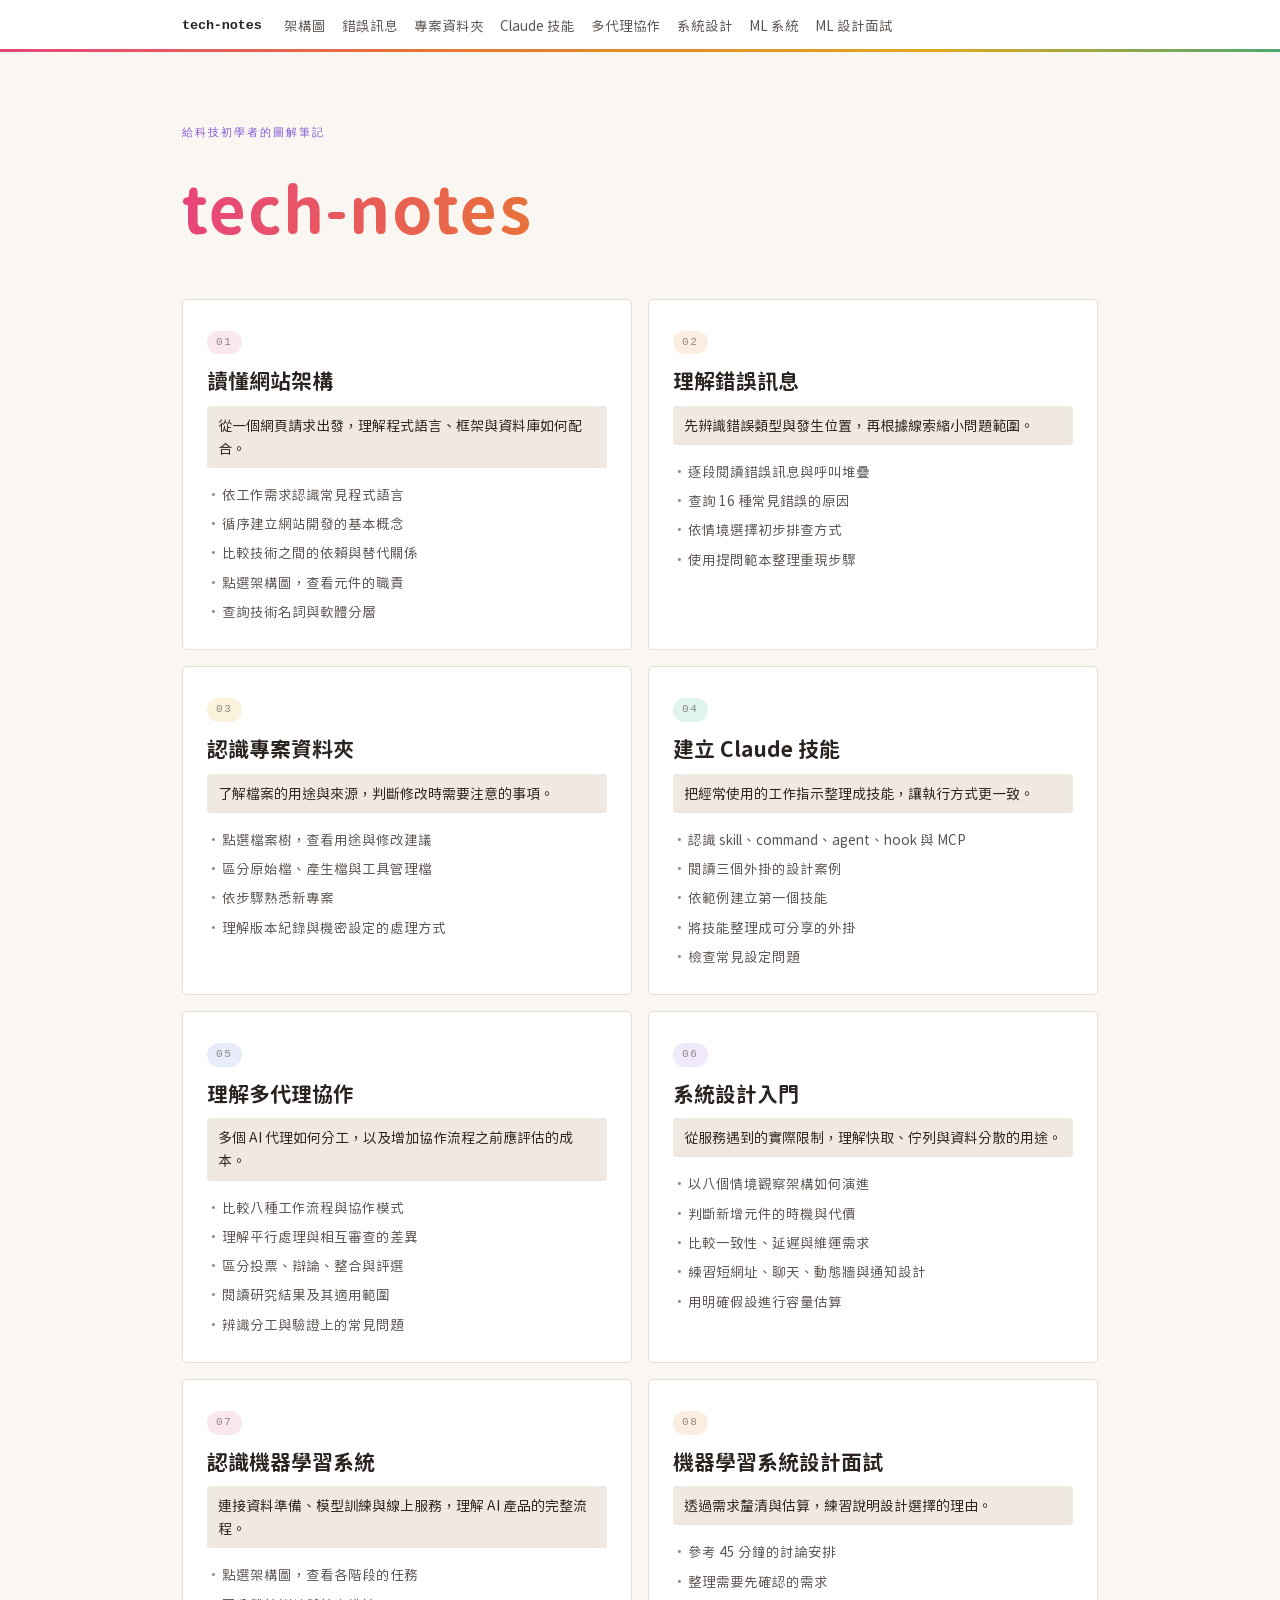
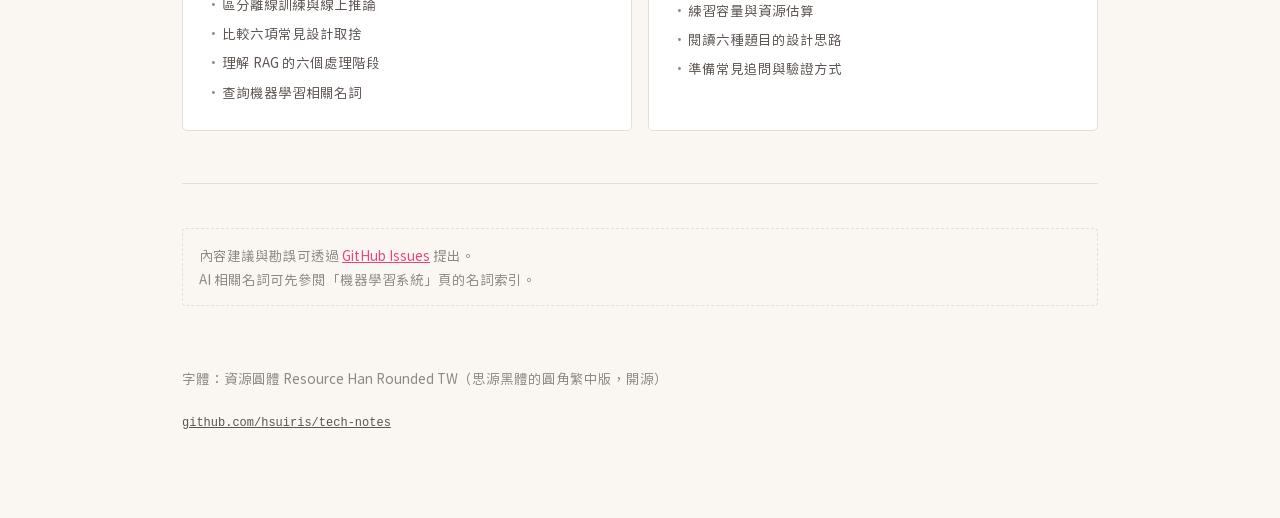
<file: index.html>
<!doctype html>
<meta charset="utf-8">
<meta name="viewport" content="width=device-width,initial-scale=1">
<title>tech-notes</title>
<meta name="description" content="從網站架構與專案檔案入門，逐步理解 AI 協作、系統設計與機器學習。以互動圖解說明技術原理與使用情境。">
<meta property="og:type" content="website">
<meta property="og:title" content="tech-notes｜給科技初學者的圖解筆記">
<meta property="og:description" content="從互動圖解認識網站架構、專案檔案與 AI 系統，理解技術用途、運作方式及適用條件。">
<meta property="og:url" content="https://hsuiris.github.io/tech-notes/">
<meta property="og:image" content="https://hsuiris.github.io/tech-notes/docs/social-preview.jpg">
<meta property="og:image:width" content="1280">
<meta property="og:image:height" content="720">
<meta property="og:image:alt" content="tech-notes：給科技初學者的圖解筆記，搭配架構圖、專案資料夾與多代理協作頁面的畫面。">
<meta name="twitter:card" content="summary_large_image">
<link rel="icon" href="data:image/svg+xml,<svg xmlns='http://www.w3.org/2000/svg' viewBox='0 0 100 100'><text y='.9em' font-size='90'>🗺️</text></svg>">
<link rel="stylesheet" href="assets/base.css">
<script src="assets/reveal.js" defer></script>
<style>
header.home{border-bottom:none; padding:72px 0 8px}
h1.home{font-size:clamp(38px,8vw,64px)}
.cards{display:grid; grid-template-columns:1fr 1fr; gap:16px; padding:34px 0 0}
@media (max-width:760px){.cards{grid-template-columns:1fr}}
.card{
  display:block; text-decoration:none; color:inherit;
  border:1px solid var(--line); border-radius:5px; background:var(--paper-2);
  padding:24px 24px 26px; transition:border-color .14s, transform .14s, box-shadow .14s;
}
.card:hover{border-color:var(--accent); transform:translateY(-2px); box-shadow:var(--shadow)}
.card-n{
  font-family:var(--font-mono); font-size:11px; letter-spacing:.16em;
  color:var(--ink-3); margin-bottom:12px;
}
.card:hover .card-n{color:var(--accent)}
.card.wide{grid-column:1/-1}
@media (max-width:760px){.card.wide{grid-column:auto}}
.card.wide ul{
  display:grid; grid-template-columns:1fr 1fr; gap:5px 20px;
}
@media (max-width:760px){.card.wide ul{grid-template-columns:1fr}}
.card h2{font-size:21px; margin-bottom:10px}
.card .pain{
  font-size:14px; color:var(--ink); background:var(--paper-3);
  padding:8px 11px; border-radius:3px; margin:0 0 14px; line-height:1.65;
}
.card ul{margin:0; padding:0; list-style:none; display:flex; flex-direction:column; gap:5px}
.card li{font-size:13.5px; color:var(--ink-2); padding-left:15px; position:relative}
.card li::before{content:"·"; position:absolute; left:0; color:var(--ink-3)}
.how{padding:44px 0 0; border-top:1px solid var(--line); margin-top:52px}
.soon{
  font-size:13.5px; color:var(--ink-3);
  border:1px dashed var(--line); border-radius:4px; padding:14px 16px;
}
</style>

<nav class="topnav">
<div class="topnav-in">
  <a class="brand" href="./">tech-notes</a>
  <div class="navlinks">
    <a href="architecture.html">架構圖</a>
    <a href="errors.html">錯誤訊息</a>
    <a href="project.html">專案資料夾</a>
    <a href="skills.html">Claude 技能</a>
    <a href="agents.html">多代理協作</a>
    <a href="sysdesign.html">系統設計</a>
    <a href="mlsystem.html">ML 系統</a>
    <a href="mldesign.html">ML 設計面試</a>
  </div>
</div></nav>

<div class="wrap">

<header class="home">
  <div class="eyebrow">給科技初學者的圖解筆記</div>
  <h1 class="home">tech-notes</h1>
</header>

<div class="cards">
<a class="card" href="architecture.html">
<div class="card-n">01</div>
<h2>讀懂網站架構</h2>
<p class="pain">從一個網頁請求出發，理解程式語言、框架與資料庫如何配合。</p>
<ul>
<li>依工作需求認識常見程式語言</li>
<li>循序建立網站開發的基本概念</li>
<li>比較技術之間的依賴與替代關係</li>
<li>點選架構圖，查看元件的職責</li>
<li>查詢技術名詞與軟體分層</li>
</ul></a>
<a class="card" href="errors.html">
<div class="card-n">02</div>
<h2>理解錯誤訊息</h2>
<p class="pain">先辨識錯誤類型與發生位置，再根據線索縮小問題範圍。</p>
<ul>
<li>逐段閱讀錯誤訊息與呼叫堆疊</li>
<li>查詢 16 種常見錯誤的原因</li>
<li>依情境選擇初步排查方式</li>
<li>使用提問範本整理重現步驟</li>
</ul></a>
<a class="card" href="project.html">
<div class="card-n">03</div>
<h2>認識專案資料夾</h2>
<p class="pain">了解檔案的用途與來源，判斷修改時需要注意的事項。</p>
<ul>
<li>點選檔案樹，查看用途與修改建議</li>
<li>區分原始檔、產生檔與工具管理檔</li>
<li>依步驟熟悉新專案</li>
<li>理解版本紀錄與機密設定的處理方式</li>
</ul></a>
<a class="card" href="skills.html">
<div class="card-n">04</div>
<h2>建立 Claude 技能</h2>
<p class="pain">把經常使用的工作指示整理成技能，讓執行方式更一致。</p>
<ul>
<li>認識 skill、command、agent、hook 與 MCP</li>
<li>閱讀三個外掛的設計案例</li>
<li>依範例建立第一個技能</li>
<li>將技能整理成可分享的外掛</li>
<li>檢查常見設定問題</li>
</ul></a>
<a class="card" href="agents.html">
<div class="card-n">05</div>
<h2>理解多代理協作</h2>
<p class="pain">多個 AI 代理如何分工，以及增加協作流程之前應評估的成本。</p>
<ul>
<li>比較八種工作流程與協作模式</li>
<li>理解平行處理與相互審查的差異</li>
<li>區分投票、辯論、整合與評選</li>
<li>閱讀研究結果及其適用範圍</li>
<li>辨識分工與驗證上的常見問題</li>
</ul></a>
<a class="card" href="sysdesign.html">
<div class="card-n">06</div>
<h2>系統設計入門</h2>
<p class="pain">從服務遇到的實際限制，理解快取、佇列與資料分散的用途。</p>
<ul>
<li>以八個情境觀察架構如何演進</li>
<li>判斷新增元件的時機與代價</li>
<li>比較一致性、延遲與維運需求</li>
<li>練習短網址、聊天、動態牆與通知設計</li>
<li>用明確假設進行容量估算</li>
</ul></a>
<a class="card" href="mlsystem.html">
<div class="card-n">07</div>
<h2>認識機器學習系統</h2>
<p class="pain">連接資料準備、模型訓練與線上服務，理解 AI 產品的完整流程。</p>
<ul>
<li>點選架構圖，查看各階段的任務</li>
<li>區分離線訓練與線上推論</li>
<li>比較六項常見設計取捨</li>
<li>理解 RAG 的六個處理階段</li>
<li>查詢機器學習相關名詞</li>
</ul></a>
<a class="card" href="mldesign.html">
<div class="card-n">08</div>
<h2>機器學習系統設計面試</h2>
<p class="pain">透過需求釐清與估算，練習說明設計選擇的理由。</p>
<ul>
<li>參考 45 分鐘的討論安排</li>
<li>整理需要先確認的需求</li>
<li>練習容量與資源估算</li>
<li>閱讀六種題目的設計思路</li>
<li>準備常見追問與驗證方式</li>
</ul></a>
</div>

<div class="how">
  <div class="soon">內容建議與勘誤可透過 <a href="https://github.com/hsuiris/tech-notes/issues">GitHub Issues</a> 提出。<br>AI 相關名詞可先參閱「機器學習系統」頁的名詞索引。</div>
</div>

<footer>
  <p>字體：資源圓體 Resource Han Rounded TW（思源黑體的圓角繁中版，開源）</p>
  <p class="cred"><a href="https://github.com/hsuiris/tech-notes">github.com/hsuiris/tech-notes</a>
</p>
</footer>

</div>
</file>
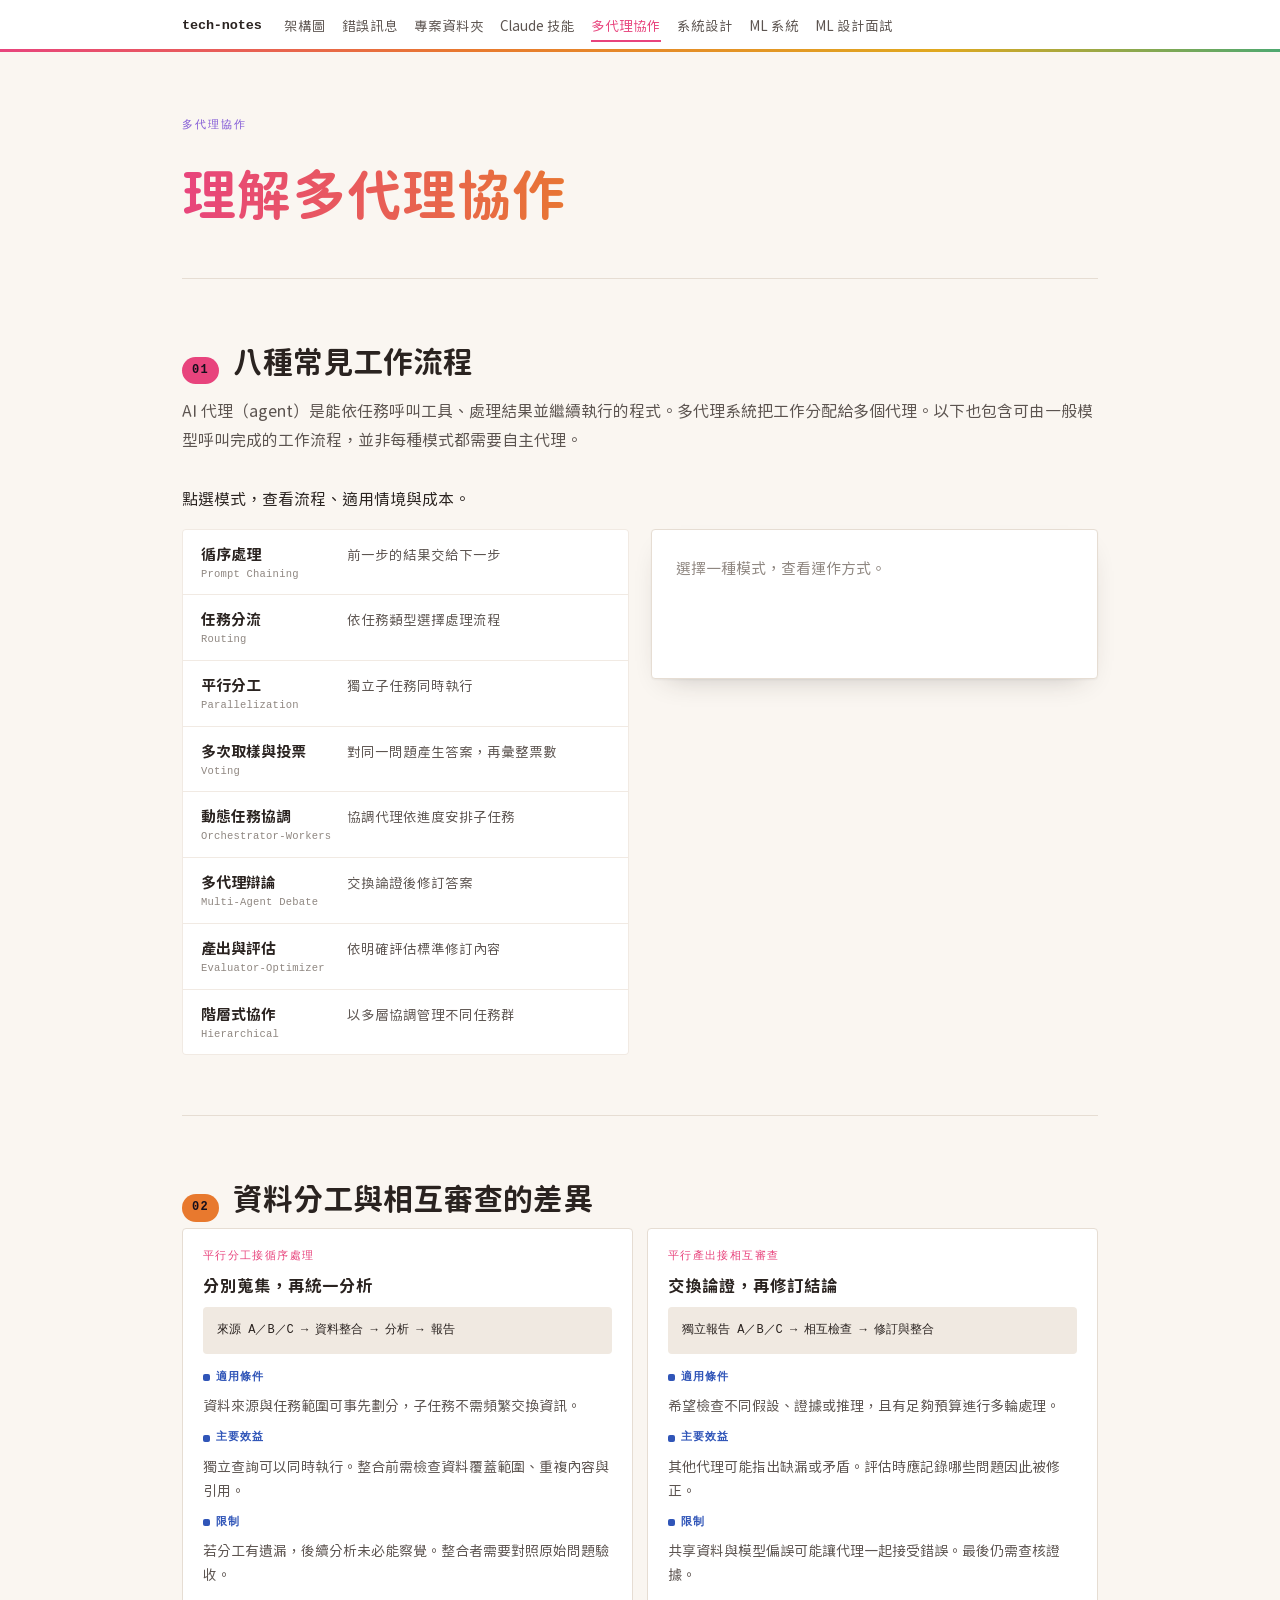
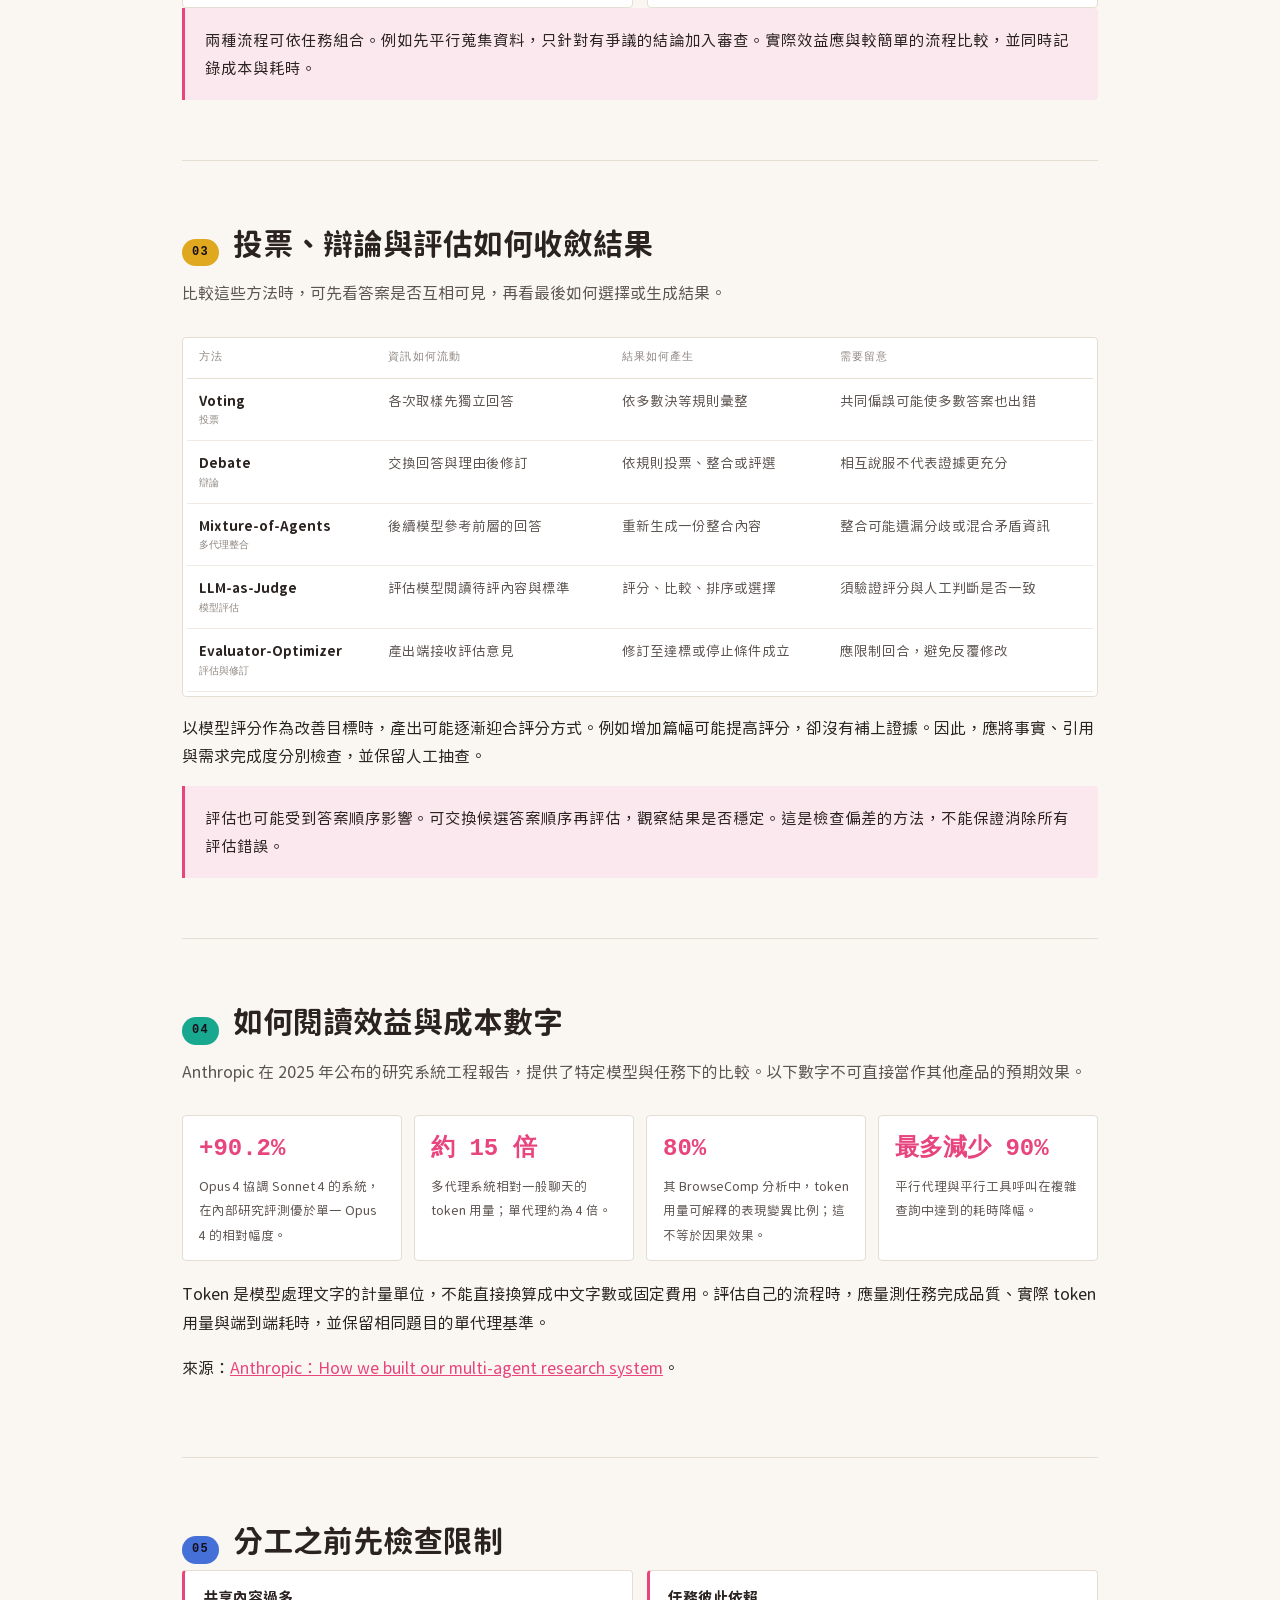
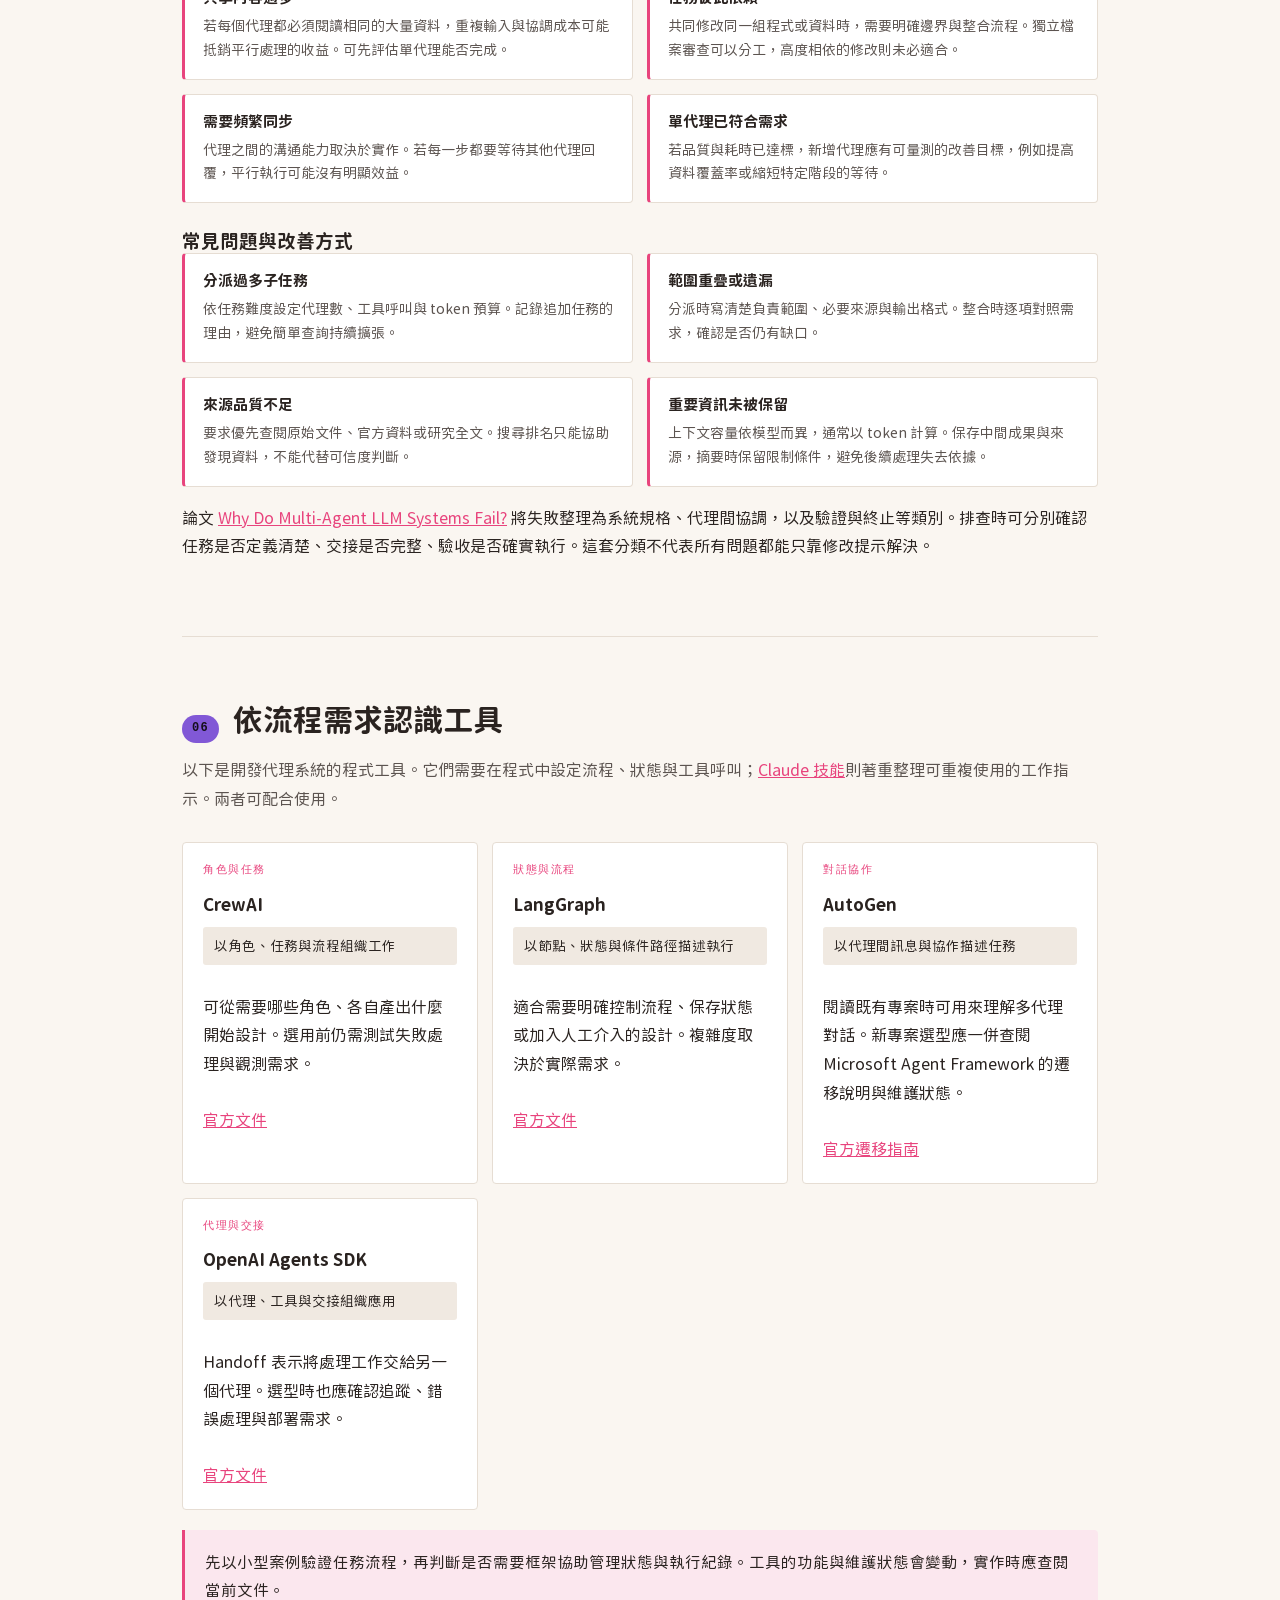
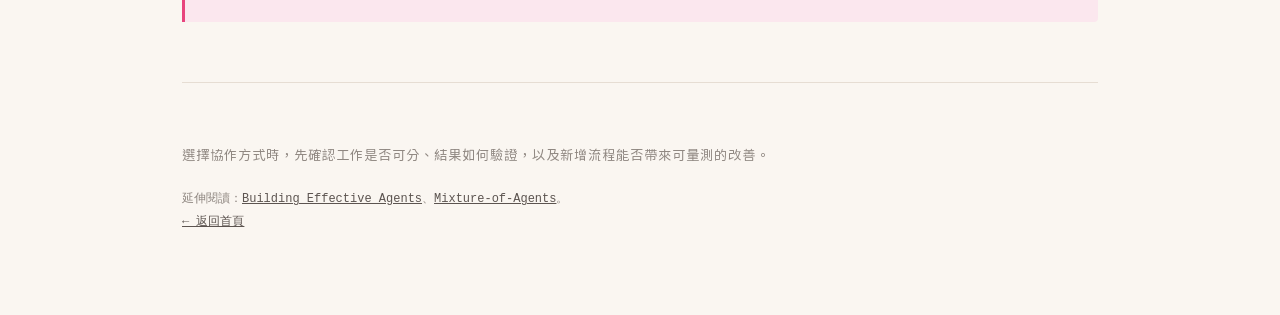
<file: agents.html>
<!doctype html>
<meta charset="utf-8">
<meta name="viewport" content="width=device-width,initial-scale=1">
<title>理解多代理協作 · tech-notes</title>
<meta name="description" content="認識八種 AI 工作流程，理解多代理分工、相互審查與資源成本，並閱讀研究結果的適用範圍。">
<link rel="icon" href="data:image/svg+xml,<svg xmlns='http://www.w3.org/2000/svg' viewBox='0 0 100 100'><text y='.9em' font-size='90'>🗺️</text></svg>">
<link rel="stylesheet" href="assets/base.css">
<script src="assets/reveal.js" defer></script>
<style>
/* ── 01 可點的八種組法 ── */
.parts{
  display:grid; gap:1px; background:var(--line-soft);
  border:1px solid var(--line-soft); border-radius:4px; overflow:hidden;
}
.part{
  display:grid; grid-template-columns:132px 1fr; gap:14px; align-items:baseline;
  background:var(--paper-2); padding:13px 15px; cursor:pointer; text-align:left;
  border:0; border-left:3px solid transparent; width:100%;
  font-family:var(--font-cn); font-size:15px; color:var(--ink);
  transition:background .13s, border-color .13s;
}
.part:hover{background:var(--paper-3)}
.part.on{background:var(--accent-soft); border-left-color:var(--accent)}
.part .pn{font-size:15px; font-weight:700}
.part .pn small{
  display:block; font-family:var(--font-mono); font-size:10.5px; font-weight:400;
  color:var(--ink-3); margin-top:3px; letter-spacing:.02em; line-height:1.4;
}
.part.on .pn{color:var(--accent)}
.part .pw{font-size:13.5px; color:var(--ink-2); line-height:1.6}
@media (max-width:760px){.part{grid-template-columns:1fr; gap:4px}}

.d-shape{
  font-family:var(--font-mono); font-size:12px; line-height:1.9; white-space:pre;
  background:var(--paper-3); padding:12px 14px; border-radius:4px;
  margin:0 0 14px; overflow-x:auto; color:var(--ink);
}
/* ── 01b 前身（借自哪個領域的老概念）── */
.origin{
  margin-top:16px; padding-top:14px; border-top:1px solid var(--line-soft);
}
.origin dt{
  font-family:var(--font-mono); font-size:10.5px; letter-spacing:.13em;
  text-transform:uppercase; color:var(--accent); margin-bottom:6px;
}
.origin dd{margin:0; font-size:14px; color:var(--ink-2); line-height:1.75}
.origin dd b{color:var(--ink)}
.src{
  margin:9px 0 0; padding-top:9px; border-top:1px solid var(--line-soft);
  font-size:13px; color:var(--ink-3); line-height:1.68;
}
.src b{color:var(--ink-2)}

/* ── 02 兩套做法對照 ── */
.duo{display:grid; grid-template-columns:1fr 1fr; gap:14px}
@media (max-width:820px){.duo{grid-template-columns:1fr}}
.duo > div{
  border:1px solid var(--line); border-radius:4px; background:var(--paper-2);
  padding:18px 20px 20px;
}
.duo .lab{
  font-family:var(--font-mono); font-size:10.5px; letter-spacing:.13em;
  text-transform:uppercase; color:var(--accent); margin-bottom:8px;
}
.duo h3{font-size:16.5px; margin-bottom:10px}
.duo dl{margin:12px 0 0; display:flex; flex-direction:column; gap:10px}
.duo dt{
  font-family:var(--font-mono); font-size:10px; letter-spacing:.13em;
  color:var(--ink-3); text-transform:uppercase; margin-bottom:3px;
}
.duo dd{margin:0; font-size:14px; color:var(--ink-2); line-height:1.7}
.duo dd b{color:var(--ink)}

/* ── 02b 五種收斂法 ── */
.conv{width:100%; border-collapse:collapse; font-size:13.5px; margin:0 0 4px}
.conv th,.conv td{padding:11px 12px; text-align:left; vertical-align:top; border-bottom:1px solid var(--line-soft); line-height:1.6}
.conv th{font-size:11px; font-family:var(--font-mono); letter-spacing:.1em; color:var(--ink-3); font-weight:400; text-transform:uppercase; border-bottom:1px solid var(--line)}
.conv td:first-child{font-weight:700; color:var(--ink); white-space:nowrap}
.conv td:first-child small{display:block; font-family:var(--font-mono); font-size:10px; font-weight:400; color:var(--ink-3); margin-top:2px}
.conv td{color:var(--ink-2)}
.conv td b{color:var(--ink)}
.conv-wrap{overflow-x:auto; border:1px solid var(--line); border-radius:4px; background:var(--paper-2); padding:0 4px}
@media (max-width:760px){.conv{min-width:640px}}

/* ── 03 數字 ── */
.facts{display:grid; grid-template-columns:repeat(4,1fr); gap:12px; margin:0 0 18px}
@media (max-width:820px){.facts{grid-template-columns:repeat(2,1fr)}}
.fact{
  border:1px solid var(--line); border-radius:4px; background:var(--paper-2);
  padding:14px 16px; line-height:1.55;
}
.fact b{
  display:block; font-family:var(--font-mono); font-size:24px;
  color:var(--accent); font-weight:700; margin-bottom:4px;
}
.fact span{font-size:12.5px; color:var(--ink-2)}

/* ── 04/05 三欄與四欄卡片 ── */
.picks{display:grid; gap:14px}
@media (max-width:860px){.picks{grid-template-columns:1fr !important}}
.pick{
  border:1px solid var(--line); border-radius:4px; background:var(--paper-2);
  padding:18px 20px 20px; display:flex; flex-direction:column; gap:11px;
}
.pick .lv{
  font-family:var(--font-mono); font-size:11px; letter-spacing:.14em;
  color:var(--accent); text-transform:uppercase;
}
.pick h3{font-size:17px}
.pick .when{
  font-size:13.5px; color:var(--ink); background:var(--paper-3);
  padding:8px 11px; border-radius:3px; line-height:1.6;
}
.pick ul{margin:0; padding:0; list-style:none; display:flex; flex-direction:column; gap:5px}
.pick li{font-size:13.5px; color:var(--ink-2); padding-left:15px; position:relative; line-height:1.6}
.pick li::before{content:"·"; position:absolute; left:0; color:var(--ink-3)}
.pick .eg{font-size:12.5px; color:var(--ink-3); border-top:1px solid var(--line-soft); padding-top:10px; margin-top:auto}

/* ── 04 坑 ── */
.traps{display:grid; grid-template-columns:1fr 1fr; gap:14px}
@media (max-width:820px){.traps{grid-template-columns:1fr}}
.trap{
  border:1px solid var(--line); border-left:3px solid var(--accent);
  border-radius:4px; background:var(--paper-2); padding:15px 18px 17px;
}
.trap h3{font-size:15px; margin-bottom:7px}
.trap p{margin:0; font-size:14px; color:var(--ink-2); line-height:1.7}
</style>

<nav class="topnav">
<div class="topnav-in">
  <a class="brand" href="./">tech-notes</a>
  <div class="navlinks">
    <a href="architecture.html">架構圖</a>
    <a href="errors.html">錯誤訊息</a>
    <a href="project.html">專案資料夾</a>
    <a href="skills.html">Claude 技能</a>
    <a href="agents.html" aria-current="page">多代理協作</a>
    <a href="sysdesign.html">系統設計</a>
    <a href="mlsystem.html">ML 系統</a>
    <a href="mldesign.html">ML 設計面試</a>
  </div>
</div></nav>

<div class="wrap">

<svg class="figdefs" width="0" height="0" aria-hidden="true" focusable="false"
     style="position:absolute;overflow:hidden"><defs>
  <marker id="fa" viewBox="0 0 10 8" refX="9" refY="4" markerWidth="7" markerHeight="6" orient="auto">
    <path d="M0 0 L10 4 L0 8 Z" fill="var(--ink-3)"/></marker>
  <marker id="fac" viewBox="0 0 10 8" refX="9" refY="4" markerWidth="7" markerHeight="6" orient="auto">
    <path d="M0 0 L10 4 L0 8 Z" fill="var(--accent)"/></marker>
</defs></svg>


<header>
<div class="eyebrow">多代理協作</div>
<h1>理解多代理協作</h1>
</header>
<section>
<div class="sec-head"><span class="sec-num">01</span>
<h2>八種常見工作流程</h2>
</div>
<p class="sec-lede">AI 代理（agent）是能依任務呼叫工具、處理結果並繼續執行的程式。多代理系統把工作分配給多個代理。以下也包含可由一般模型呼叫完成的工作流程，並非每種模式都需要自主代理。</p>
<p>點選模式，查看流程、適用情境與成本。</p>
<div class="split">
<div class="parts"><button class="part" data-p="chain" type="button"><span class="pn">循序處理<small>Prompt Chaining</small></span><span class="pw">前一步的結果交給下一步</span></button><button class="part" data-p="route" type="button"><span class="pn">任務分流<small>Routing</small></span><span class="pw">依任務類型選擇處理流程</span></button><button class="part" data-p="split" type="button"><span class="pn">平行分工<small>Parallelization</small></span><span class="pw">獨立子任務同時執行</span></button><button class="part" data-p="vote" type="button"><span class="pn">多次取樣與投票<small>Voting</small></span><span class="pw">對同一問題產生答案，再彙整票數</span></button><button class="part" data-p="boss" type="button"><span class="pn">動態任務協調<small>Orchestrator-Workers</small></span><span class="pw">協調代理依進度安排子任務</span></button><button class="part" data-p="debate" type="button"><span class="pn">多代理辯論<small>Multi-Agent Debate</small></span><span class="pw">交換論證後修訂答案</span></button><button class="part" data-p="critic" type="button"><span class="pn">產出與評估<small>Evaluator-Optimizer</small></span><span class="pw">依明確評估標準修訂內容</span></button><button class="part" data-p="tree" type="button"><span class="pn">階層式協作<small>Hierarchical</small></span><span class="pw">以多層協調管理不同任務群</span></button>
</div>
<div class="detail sticky" id="card">
<p class="placeholder">選擇一種模式，查看運作方式。</p>
</div>
</div>
</section>
<section>
<div class="sec-head"><span class="sec-num">02</span>
<h2>資料分工與相互審查的差異</h2>
</div>
<div class="duo">
<div >
<div class="lab">平行分工接循序處理</div>
<h3>分別蒐集，再統一分析</h3>
<div class="d-shape">來源 A／B／C → 資料整合 → 分析 → 報告</div>
<dl>
<div>
<dt>適用條件</dt>
<dd>資料來源與任務範圍可事先劃分，子任務不需頻繁交換資訊。</dd>
</div>
<div>
<dt>主要效益</dt>
<dd>獨立查詢可以同時執行。整合前需檢查資料覆蓋範圍、重複內容與引用。</dd>
</div>
<div>
<dt>限制</dt>
<dd>若分工有遺漏，後續分析未必能察覺。整合者需要對照原始問題驗收。</dd>
</div>
</dl>
</div>
<div >
<div class="lab">平行產出接相互審查</div>
<h3>交換論證，再修訂結論</h3>
<div class="d-shape">獨立報告 A／B／C → 相互檢查 → 修訂與整合</div>
<dl>
<div>
<dt>適用條件</dt>
<dd>希望檢查不同假設、證據或推理，且有足夠預算進行多輪處理。</dd>
</div>
<div>
<dt>主要效益</dt>
<dd>其他代理可能指出缺漏或矛盾。評估時應記錄哪些問題因此被修正。</dd>
</div>
<div>
<dt>限制</dt>
<dd>共享資料與模型偏誤可能讓代理一起接受錯誤。最後仍需查核證據。</dd>
</div>
</dl>
</div>
</div>
<div class="callout">兩種流程可依任務組合。例如先平行蒐集資料，只針對有爭議的結論加入審查。實際效益應與較簡單的流程比較，並同時記錄成本與耗時。</div>
</section>
<section>
<div class="sec-head"><span class="sec-num">03</span>
<h2>投票、辯論與評估如何收斂結果</h2>
</div>
<p class="sec-lede">比較這些方法時，可先看答案是否互相可見，再看最後如何選擇或生成結果。</p>
<div class="conv-wrap">
<table class="conv">
<thead>
<tr>
<th>方法</th>
<th>資訊如何流動</th>
<th>結果如何產生</th>
<th>需要留意</th>
</tr>
</thead>
<tbody>
<tr>
<td>Voting<small>投票</small>
</td>
<td>各次取樣先獨立回答</td>
<td>依多數決等規則彙整</td>
<td>共同偏誤可能使多數答案也出錯</td>
</tr>
<tr>
<td>Debate<small>辯論</small>
</td>
<td>交換回答與理由後修訂</td>
<td>依規則投票、整合或評選</td>
<td>相互說服不代表證據更充分</td>
</tr>
<tr>
<td>Mixture-of-Agents<small>多代理整合</small>
</td>
<td>後續模型參考前層的回答</td>
<td>重新生成一份整合內容</td>
<td>整合可能遺漏分歧或混合矛盾資訊</td>
</tr>
<tr>
<td>LLM-as-Judge<small>模型評估</small>
</td>
<td>評估模型閱讀待評內容與標準</td>
<td>評分、比較、排序或選擇</td>
<td>須驗證評分與人工判斷是否一致</td>
</tr>
<tr>
<td>Evaluator-Optimizer<small>評估與修訂</small>
</td>
<td>產出端接收評估意見</td>
<td>修訂至達標或停止條件成立</td>
<td>應限制回合，避免反覆修改</td>
</tr>
</tbody>
</table>
</div>
<p>以模型評分作為改善目標時，產出可能逐漸迎合評分方式。例如增加篇幅可能提高評分，卻沒有補上證據。因此，應將事實、引用與需求完成度分別檢查，並保留人工抽查。</p>
<div class="callout">評估也可能受到答案順序影響。可交換候選答案順序再評估，觀察結果是否穩定。這是檢查偏差的方法，不能保證消除所有評估錯誤。</div>
</section>
<section>
<div class="sec-head"><span class="sec-num">04</span>
<h2>如何閱讀效益與成本數字</h2>
</div>
<p class="sec-lede">Anthropic 在 2025 年公布的研究系統工程報告，提供了特定模型與任務下的比較。以下數字不可直接當作其他產品的預期效果。</p>
<div class="facts">
<div class="fact"><b>+90.2%</b><span>Opus 4 協調 Sonnet 4 的系統，在內部研究評測優於單一 Opus 4 的相對幅度。</span>
</div>
<div class="fact"><b>約 15 倍</b><span>多代理系統相對一般聊天的 token 用量；單代理約為 4 倍。</span>
</div>
<div class="fact"><b>80%</b><span>其 BrowseComp 分析中，token 用量可解釋的表現變異比例；這不等於因果效果。</span>
</div>
<div class="fact"><b>最多減少 90%</b><span>平行代理與平行工具呼叫在複雜查詢中達到的耗時降幅。</span>
</div>
</div>
<p>Token 是模型處理文字的計量單位，不能直接換算成中文字數或固定費用。評估自己的流程時，應量測任務完成品質、實際 token 用量與端到端耗時，並保留相同題目的單代理基準。</p>
<p class="cred">來源：<a href="https://www.anthropic.com/engineering/multi-agent-research-system">Anthropic：How we built our multi-agent research system</a>。</p>
</section>
<section>
<div class="sec-head"><span class="sec-num">05</span>
<h2>分工之前先檢查限制</h2>
</div>
<div class="traps">
<div class="trap">
<h3>共享內容過多</h3>
<p>若每個代理都必須閱讀相同的大量資料，重複輸入與協調成本可能抵銷平行處理的收益。可先評估單代理能否完成。</p>
</div>
<div class="trap">
<h3>任務彼此依賴</h3>
<p>共同修改同一組程式或資料時，需要明確邊界與整合流程。獨立檔案審查可以分工，高度相依的修改則未必適合。</p>
</div>
<div class="trap">
<h3>需要頻繁同步</h3>
<p>代理之間的溝通能力取決於實作。若每一步都要等待其他代理回覆，平行執行可能沒有明顯效益。</p>
</div>
<div class="trap">
<h3>單代理已符合需求</h3>
<p>若品質與耗時已達標，新增代理應有可量測的改善目標，例如提高資料覆蓋率或縮短特定階段的等待。</p>
</div>
</div>
<h3 style="margin-top:24px">常見問題與改善方式</h3>
<div class="traps">
<div class="trap">
<h3>分派過多子任務</h3>
<p>依任務難度設定代理數、工具呼叫與 token 預算。記錄追加任務的理由，避免簡單查詢持續擴張。</p>
</div>
<div class="trap">
<h3>範圍重疊或遺漏</h3>
<p>分派時寫清楚負責範圍、必要來源與輸出格式。整合時逐項對照需求，確認是否仍有缺口。</p>
</div>
<div class="trap">
<h3>來源品質不足</h3>
<p>要求優先查閱原始文件、官方資料或研究全文。搜尋排名只能協助發現資料，不能代替可信度判斷。</p>
</div>
<div class="trap">
<h3>重要資訊未被保留</h3>
<p>上下文容量依模型而異，通常以 token 計算。保存中間成果與來源，摘要時保留限制條件，避免後續處理失去依據。</p>
</div>
</div>
<p>論文 <a href="https://arxiv.org/abs/2503.13657">Why Do Multi-Agent LLM Systems Fail?</a> 將失敗整理為系統規格、代理間協調，以及驗證與終止等類別。排查時可分別確認任務是否定義清楚、交接是否完整、驗收是否確實執行。這套分類不代表所有問題都能只靠修改提示解決。</p>
</section>
<section>
<div class="sec-head"><span class="sec-num">06</span>
<h2>依流程需求認識工具</h2>
</div>
<p class="sec-lede">以下是開發代理系統的程式工具。它們需要在程式中設定流程、狀態與工具呼叫；<a href="skills.html">Claude 技能</a>則著重整理可重複使用的工作指示。兩者可配合使用。</p>
<div class="picks" style="grid-template-columns:repeat(auto-fit,minmax(min(100%,260px),1fr))">
<div class="pick">
<div class="lv">角色與任務</div>
<h3>CrewAI</h3>
<div class="when">以角色、任務與流程組織工作</div>
<p>可從需要哪些角色、各自產出什麼開始設計。選用前仍需測試失敗處理與觀測需求。</p><a href="https://docs.crewai.com/">官方文件</a>
</div>
<div class="pick">
<div class="lv">狀態與流程</div>
<h3>LangGraph</h3>
<div class="when">以節點、狀態與條件路徑描述執行</div>
<p>適合需要明確控制流程、保存狀態或加入人工介入的設計。複雜度取決於實際需求。</p><a href="https://docs.langchain.com/oss/python/langgraph/overview">官方文件</a>
</div>
<div class="pick">
<div class="lv">對話協作</div>
<h3>AutoGen</h3>
<div class="when">以代理間訊息與協作描述任務</div>
<p>閱讀既有專案時可用來理解多代理對話。新專案選型應一併查閱 Microsoft Agent Framework 的遷移說明與維護狀態。</p><a href="https://learn.microsoft.com/en-us/agent-framework/migration-guide/from-autogen/">官方遷移指南</a>
</div>
<div class="pick">
<div class="lv">代理與交接</div>
<h3>OpenAI Agents SDK</h3>
<div class="when">以代理、工具與交接組織應用</div>
<p>Handoff 表示將處理工作交給另一個代理。選型時也應確認追蹤、錯誤處理與部署需求。</p><a href="https://openai.github.io/openai-agents-python/">官方文件</a>
</div>
</div>
<div class="callout" style="margin-top:20px">先以小型案例驗證任務流程，再判斷是否需要框架協助管理狀態與執行紀錄。工具的功能與維護狀態會變動，實作時應查閱當前文件。</div>
</section>
<footer>
<p>選擇協作方式時，先確認工作是否可分、結果如何驗證，以及新增流程能否帶來可量測的改善。</p>
<p class="cred">延伸閱讀：<a href="https://www.anthropic.com/engineering/building-effective-agents">Building Effective Agents</a>、<a href="https://arxiv.org/abs/2406.04692">Mixture-of-Agents</a>。<br><a href="./">← 返回首頁</a>
</p>
</footer>

</div>

<script>
const WAYS = {
  "chain": {
    "n": "循序處理",
    "en": "Prompt Chaining",
    "shape": "資料整理 → 分析 → 撰寫 → 檢查",
    "how": "將工作拆成順序固定的步驟，每一步使用前一步的結果。步驟之間也可加入程式檢查。",
    "win": "輸入與輸出能明確定義的任務，例如先擷取資料，再依固定格式撰寫摘要。",
    "lose": "前段錯誤可能傳遞到後段。需要依結果動態改變路徑時，固定流程可能不夠彈性。",
    "cost": "取決於步驟數、每次輸入長度與重試次數；不一定比單次模型呼叫便宜。",
    "src": "在階段交接時檢查必要欄位、來源與格式，避免把不完整結果直接交給下一步。"
  },
  "route": {
    "n": "任務分流",
    "en": "Routing",
    "shape": "輸入 → 分類 → 技術支援／退貨／帳務",
    "how": "先辨識任務類型，再交由對應的提示、模型或工具處理。分類可以使用規則，也可以使用模型。",
    "win": "類別清楚且處理方式差異大的需求，例如客服問題分流。",
    "lose": "分類不確定或任務同時跨多個類別時，需要澄清、重新分流或人工接手。",
    "cost": "增加分類步驟的成本，但有機會讓簡單任務使用較少資源。",
    "src": "為不確定的分類保留後續處理路徑，並分別評估各類誤判的影響。"
  },
  "split": {
    "n": "平行分工",
    "en": "Parallelization",
    "shape": "題目 → 子任務 A／B／C → 整合結果",
    "how": "預先將工作分成可獨立執行的部分，同時處理後再整合。",
    "win": "可分別查閱多個來源，或互不修改相同檔案的工作。",
    "lose": "任務彼此依賴、分工重疊或缺少整合規則時，容易產生遺漏與衝突。",
    "cost": "總用量包含所有子任務與整合步驟；耗時受最慢子任務、限流與整合時間影響。",
    "src": "列出每項任務的範圍、輸出格式與驗收方式。平行數量增加不代表速度按比例提升。"
  },
  "vote": {
    "n": "多次取樣與投票",
    "en": "Voting",
    "shape": "同一題 → 答案 A、A、B → 依規則選 A",
    "how": "讓模型多次獨立產生答案，再依多數決或預先定義的規則彙整。",
    "win": "能正規化為選項或明確判定的結果，例如分類任務。",
    "lose": "各次回答可能共享偏誤。多數一致仍可能出錯，開放式文章也需先定義比較方式。",
    "cost": "主要隨取樣次數增加，另外需要答案解析與彙整。",
    "src": "測試不同提示、資料來源或模型是否真的減少共同錯誤，不能只看回答是否一致。",
    "more": "Mixture-of-Agents（多代理整合）會讓後續模型參考多份回答再生成內容。它與直接計算票數的流程不同；整合時仍需核對來源與相互矛盾的內容。"
  },
  "boss": {
    "n": "動態任務協調",
    "en": "Orchestrator-Workers",
    "shape": "協調代理 → 動態分派子任務 → 回收與整合",
    "how": "由協調代理分析需求，決定子任務與執行方式，並依中途結果調整。",
    "win": "難以預先列出完整步驟的研究與探索，例如追查產業變化的多個原因。",
    "lose": "規劃錯誤會影響後續工作。若任務固定，額外規劃可能只增加成本。",
    "cost": "包含規劃、所有子任務與整合；應設定預算、逾時與重試上限。",
    "src": "每次分派都明確提供目的、資料範圍與完成條件；也要處理部分子任務失敗的情況。"
  },
  "debate": {
    "n": "多代理辯論",
    "en": "Multi-Agent Debate",
    "shape": "獨立回答 → 交換依據 → 檢查與修訂 → 彙整",
    "how": "代理先各自回答，再閱讀其他回答並提出檢查意見，於限定輪次內修訂結果。",
    "win": "希望檢查推理與不同假設的任務；是否改善結果需透過測試確認。",
    "lose": "代理可能接受缺乏證據的說法，逐漸形成共同錯誤。共識不能代替外部驗證。",
    "cost": "隨代理數、回合數與累積上下文增加，須設定停止條件。",
    "src": "保留第一輪獨立回答與引用來源，讓最後的判斷可回溯到證據。"
  },
  "critic": {
    "n": "產出與評估",
    "en": "Evaluator-Optimizer",
    "shape": "產出 → 評估 → 修訂 → 達標或到達回合上限",
    "how": "一個步驟產生內容，另一個步驟依規則提出意見，再由產出端修訂。",
    "win": "有可檢查要求的內容，例如格式、引用完整度或測試結果。",
    "lose": "評估標準模糊時，可能反覆修改卻沒有實質改善。評估模型也可能判斷錯誤。",
    "cost": "每輪包含評估與修訂。除了回合上限，還應追蹤品質是否持續改善。",
    "src": "讓評估意見指出具體不符合的條件；能以程式或測試檢查的項目，優先自動驗證。"
  },
  "tree": {
    "n": "階層式協作",
    "en": "Hierarchical",
    "shape": "總協調 → 領域協調 A／B → 各領域子任務",
    "how": "將協調工作分層，每個中間層負責一組任務，再向上彙整結果。",
    "win": "任務跨多個領域，且單一協調步驟難以管理全部資訊時。",
    "lose": "任務規模小時，多層交接可能增加資訊遺失與除錯難度。",
    "cost": "除了子任務，還需支付各層摘要、規劃與協調成本。",
    "src": "依實際協調瓶頸決定是否分層，不以固定代理人數作為唯一門檻。"
  }
};

const card = document.getElementById("card");
document.querySelectorAll(".part").forEach(btn=>{
  btn.addEventListener("click", ()=>{
    const w = WAYS[btn.dataset.p];
    document.querySelectorAll(".part").forEach(x=>x.classList.toggle("on", x === btn));
    card.innerHTML = `
      <div class="d-top"><span class="d-name">${w.n}</span><span class="d-tag">${w.en}</span></div>
      <div class="d-shape">${w.shape}</div>
      <p class="d-lede">${w.how}</p>
      <div class="d-grid">
        <div class="d-cell"><dt>適合什麼題目</dt><dd>${w.win}</dd></div>
        <div class="d-cell"><dt>限制與風險</dt><dd>${w.lose}</dd></div>
        <div class="d-cell"><dt>成本考量</dt><dd>${w.cost}</dd></div>
      </div>
      ${w.src ? `<div class="origin"><dt>實作要點</dt><dd>${w.src}</dd></div>` : ""}
      ${w.more ? `<div class="callout ok" style="margin-top:14px">${w.more}</div>` : ""}`;
    if(window.matchMedia("(max-width:860px)").matches)
      card.scrollIntoView({block:"nearest", behavior:"smooth"});
  });
});
</script>
</file>
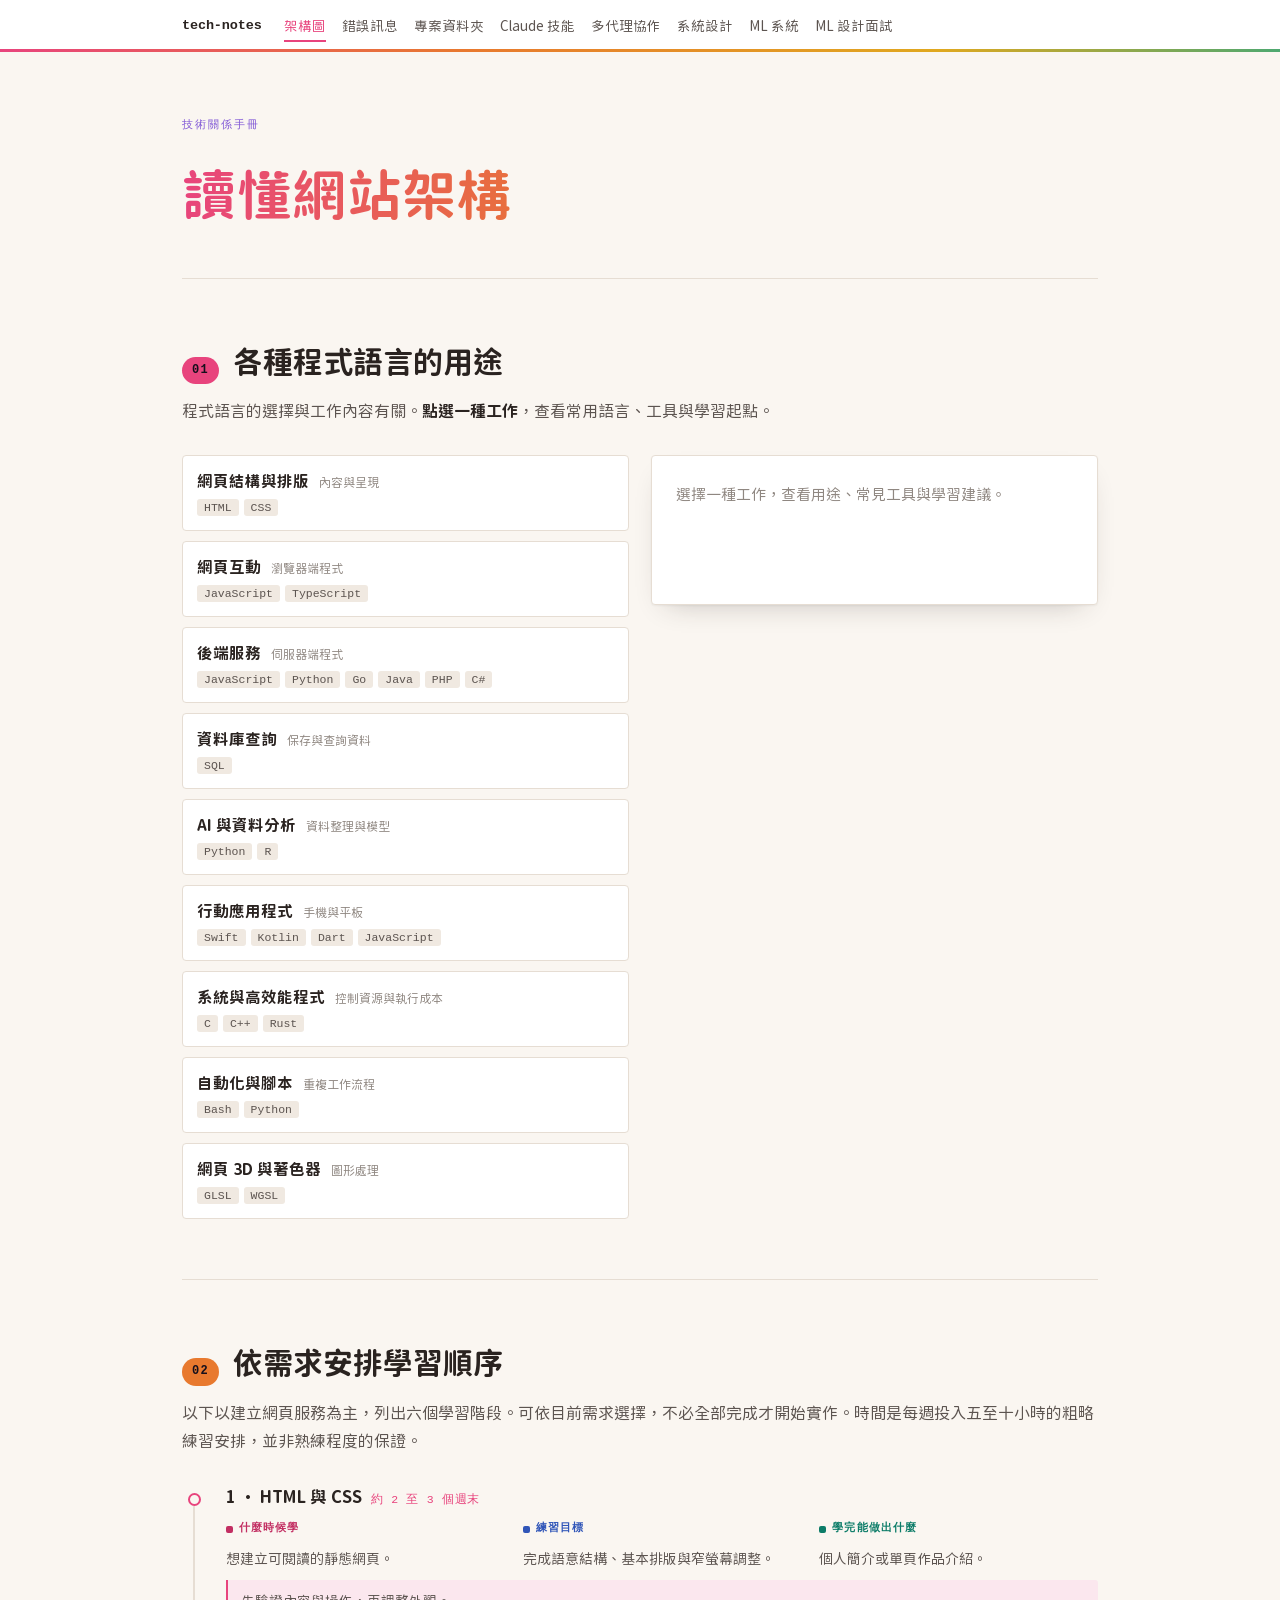
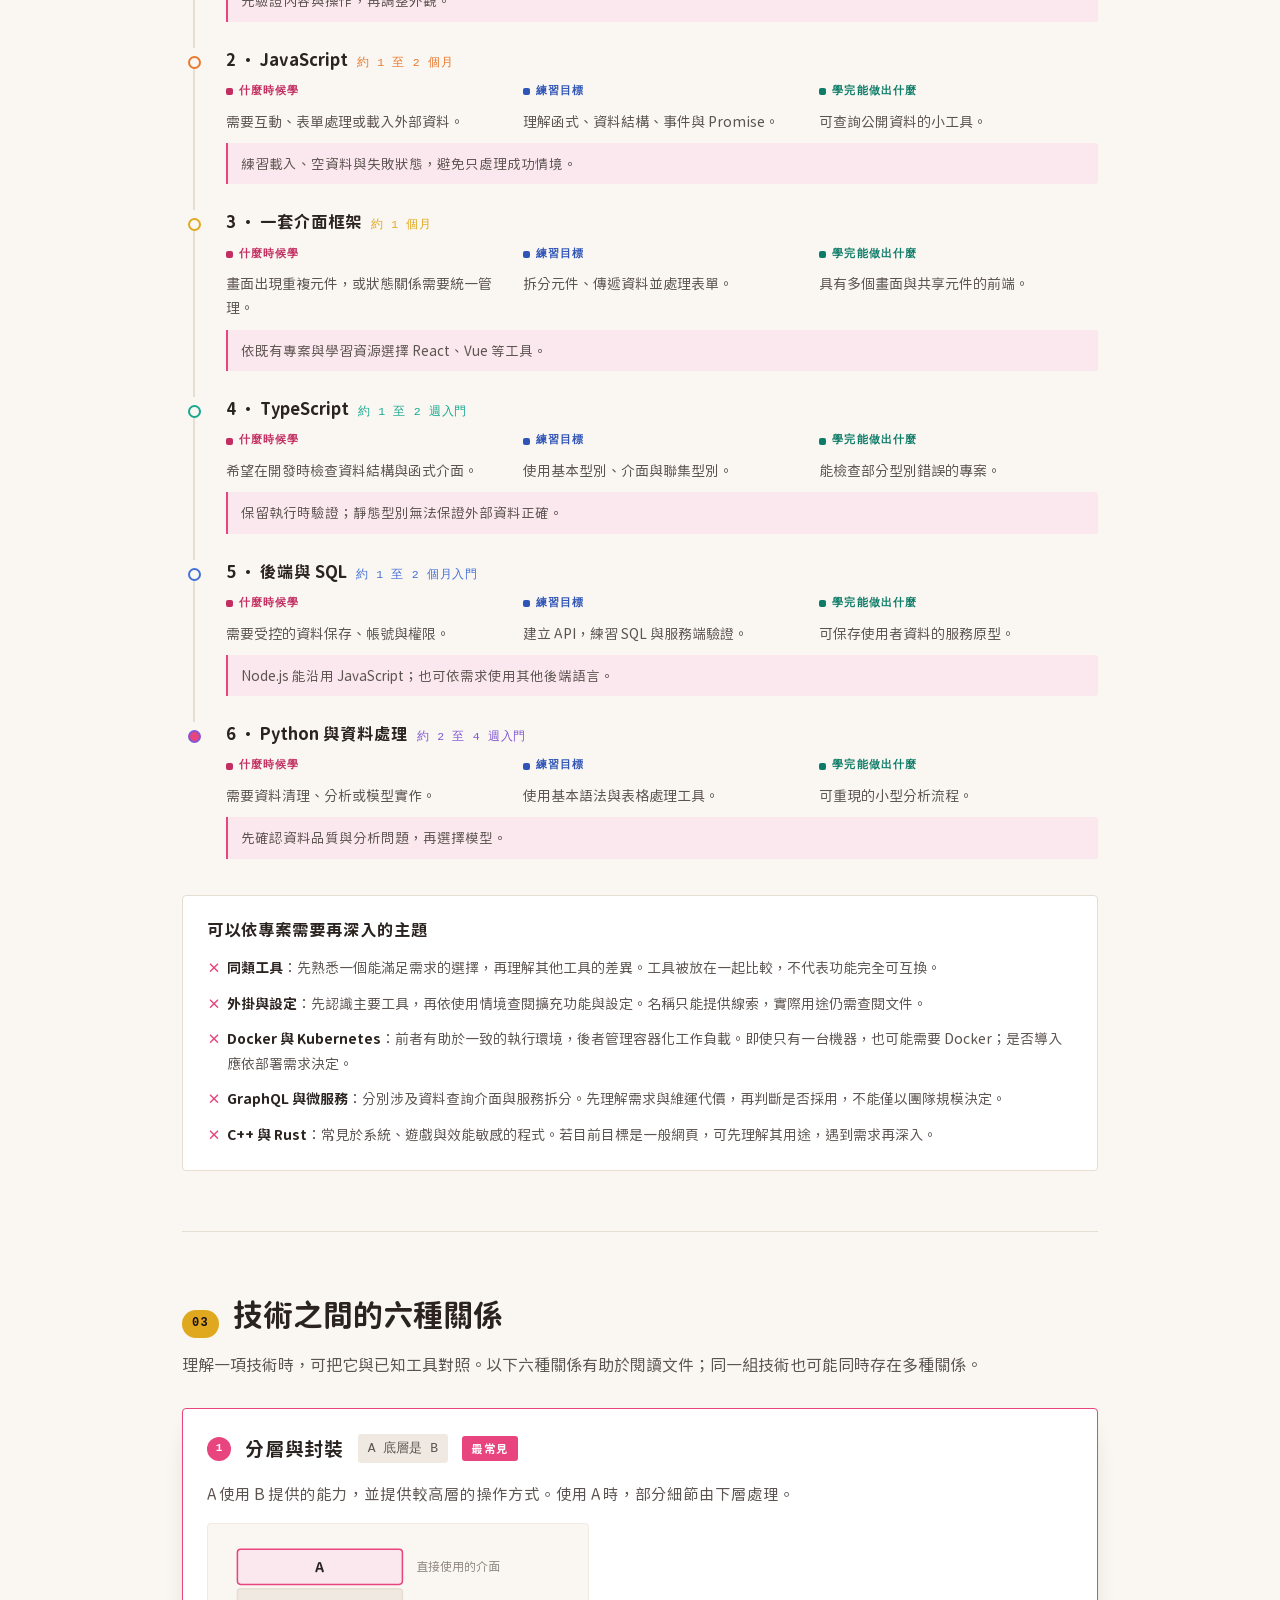
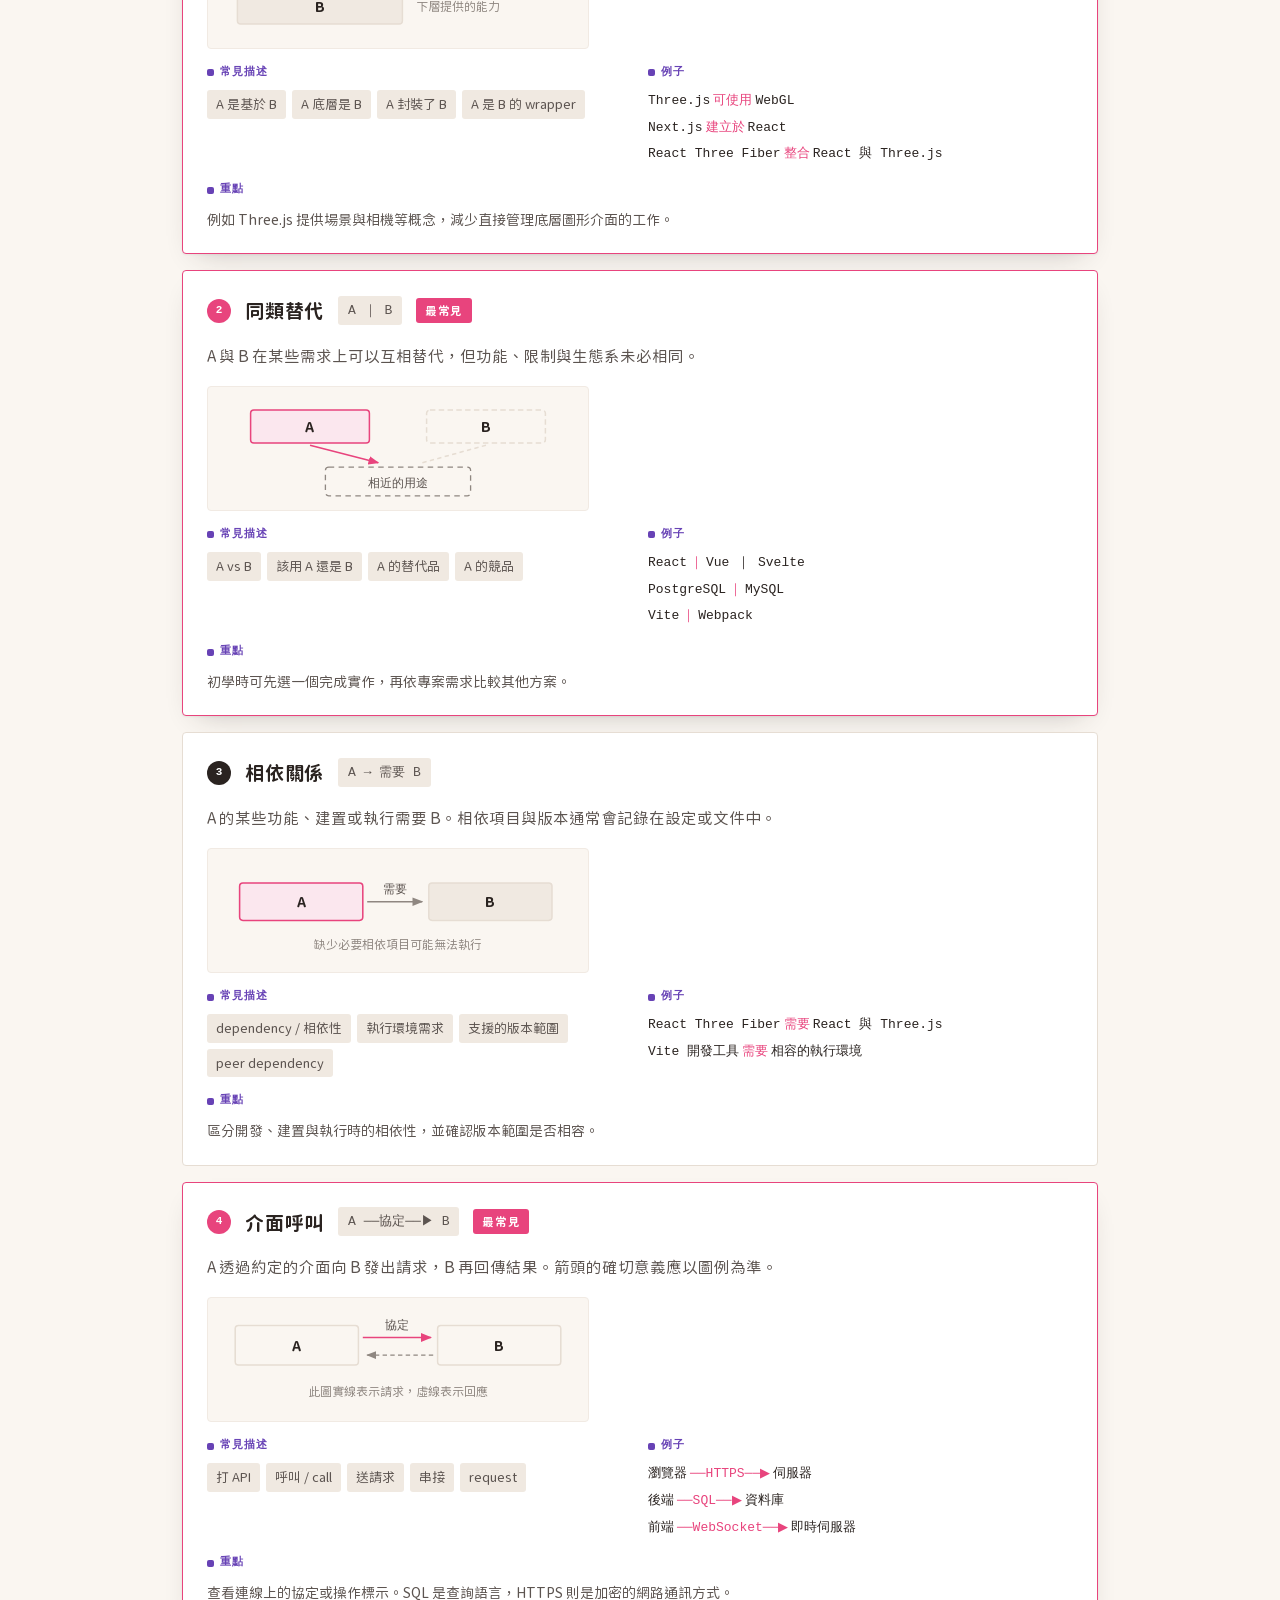
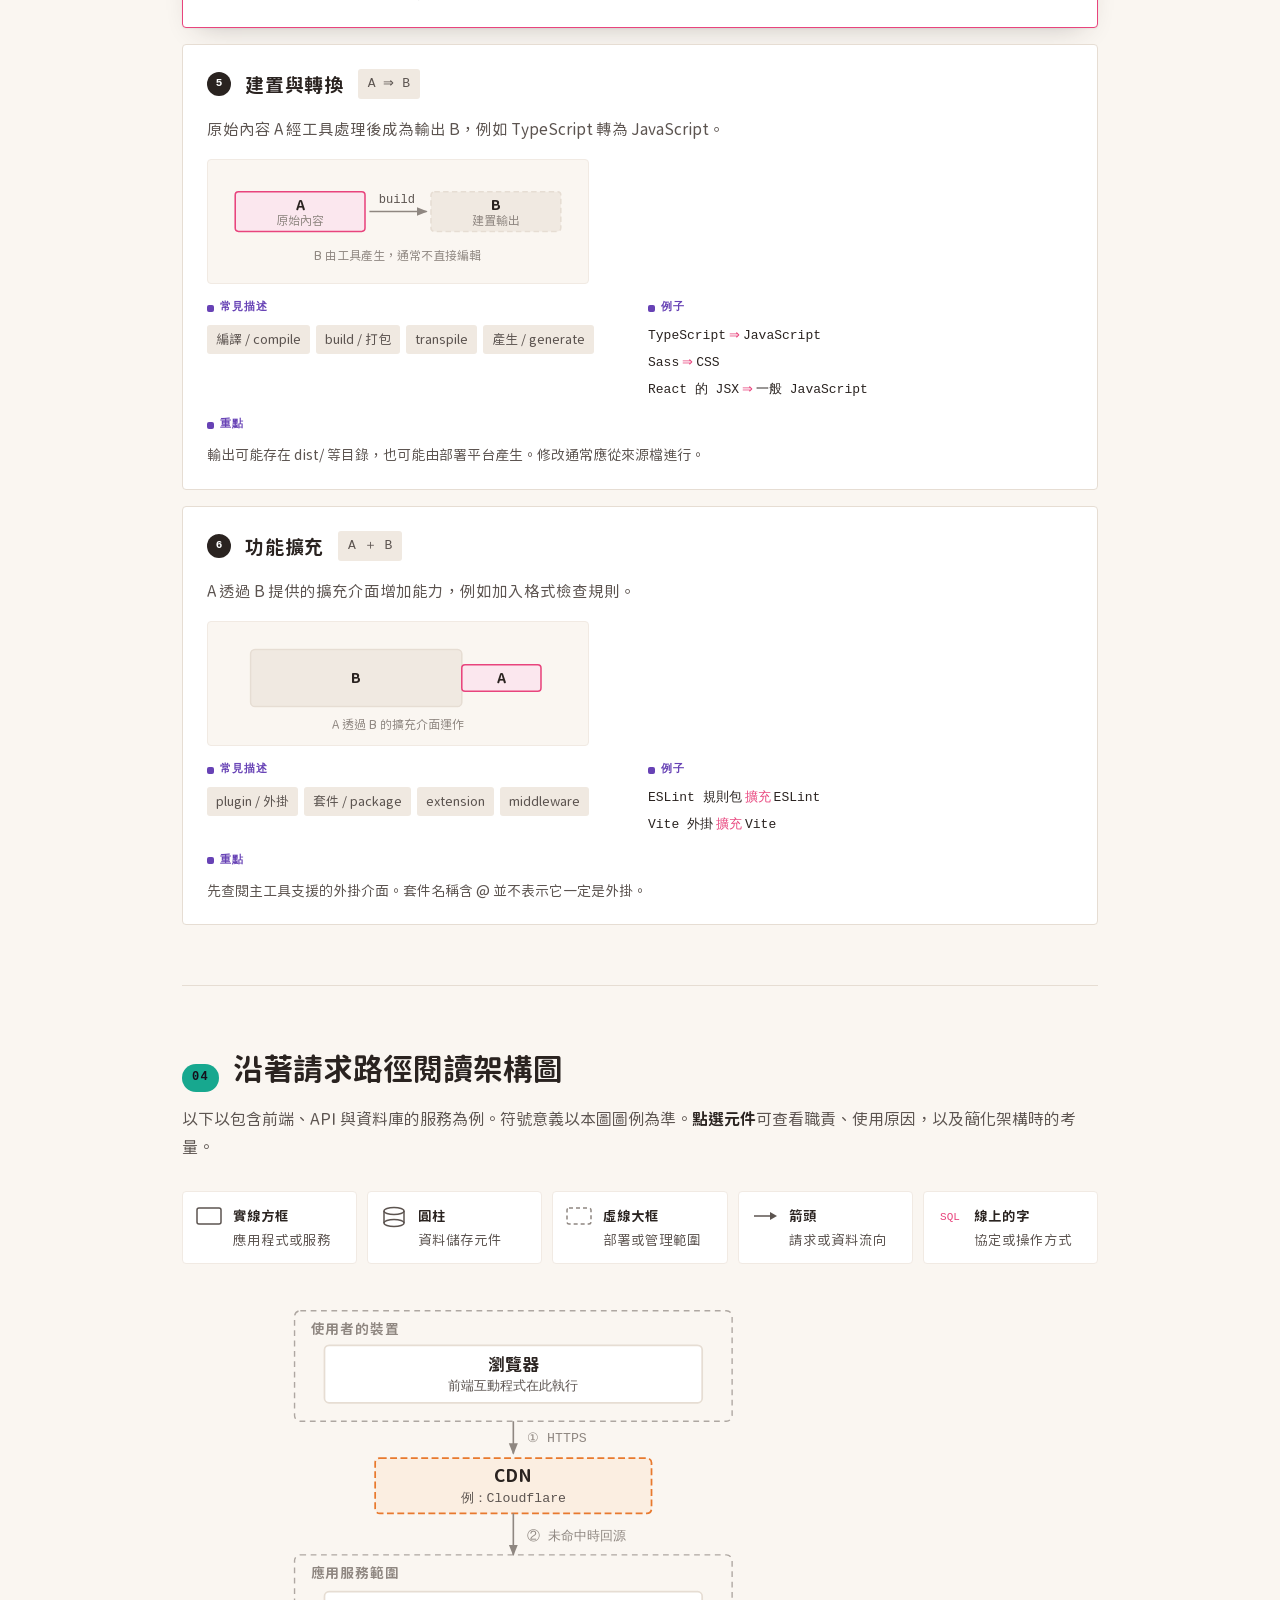
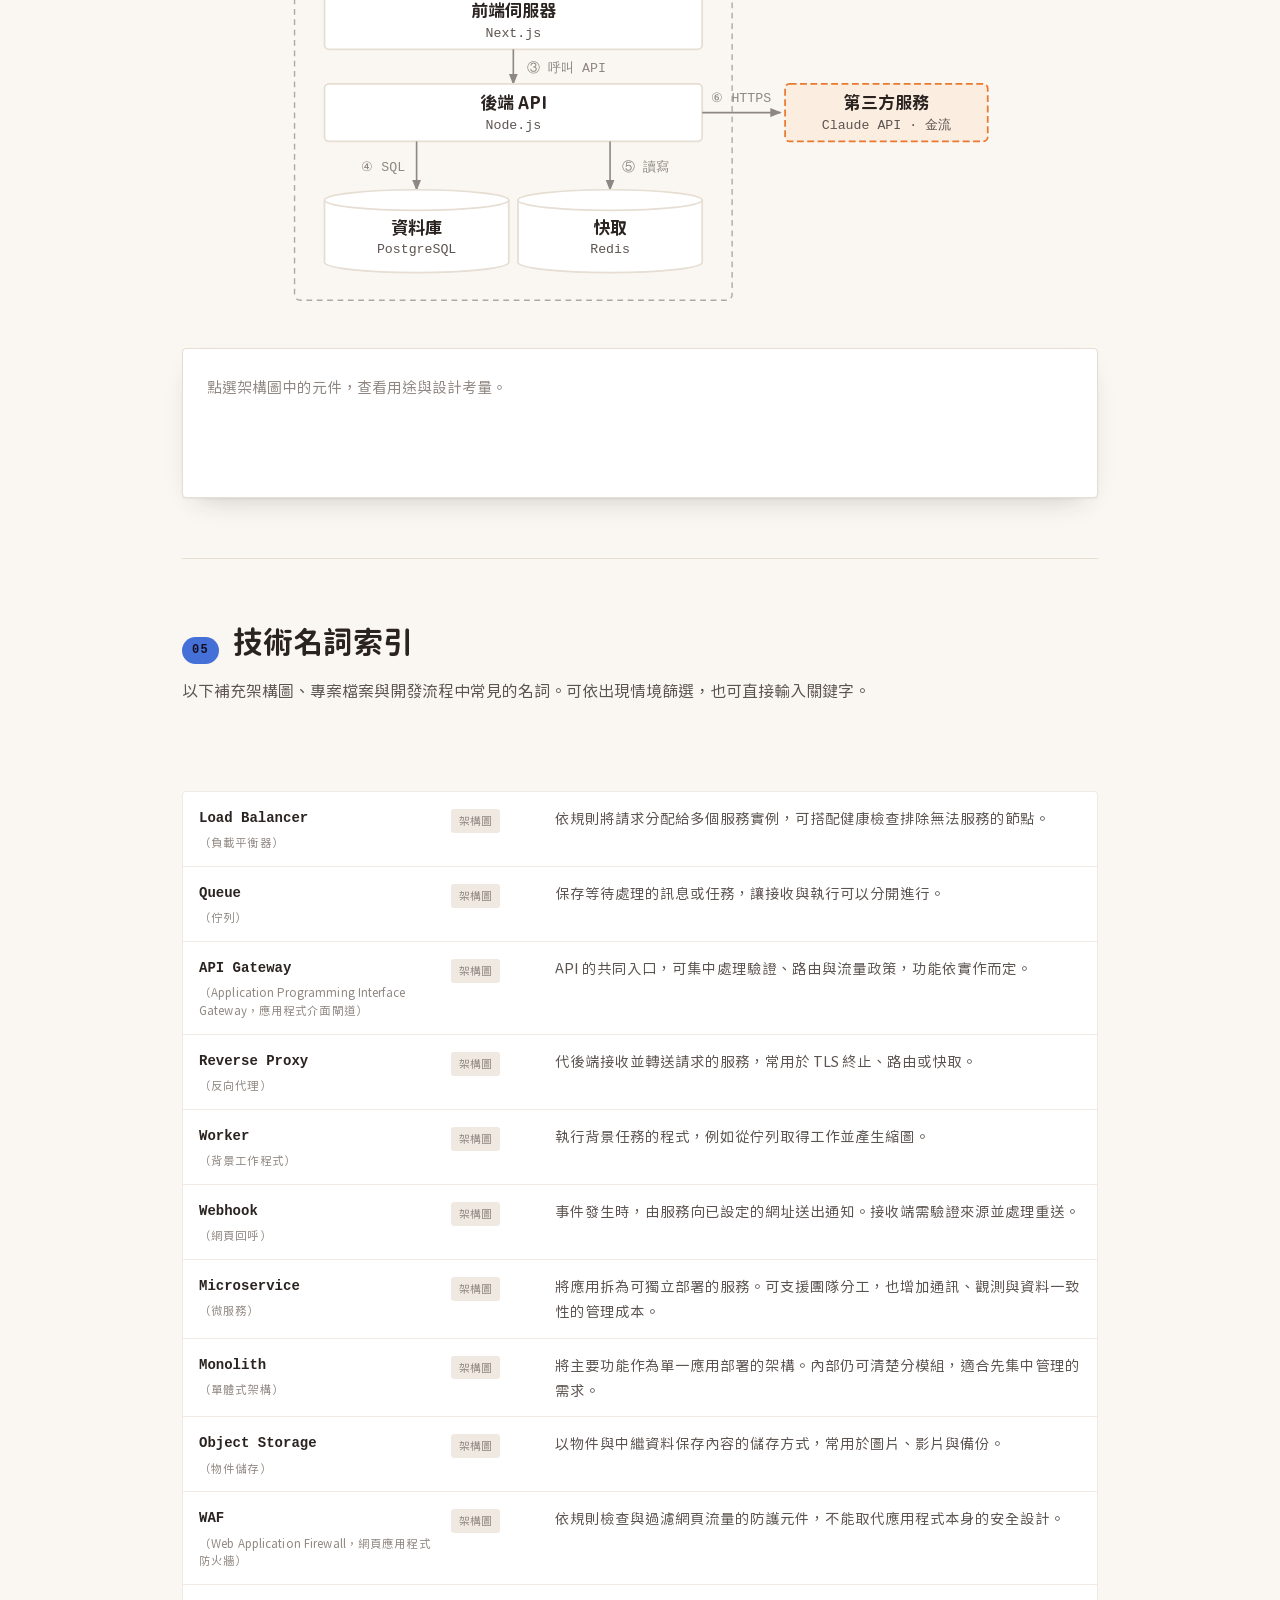
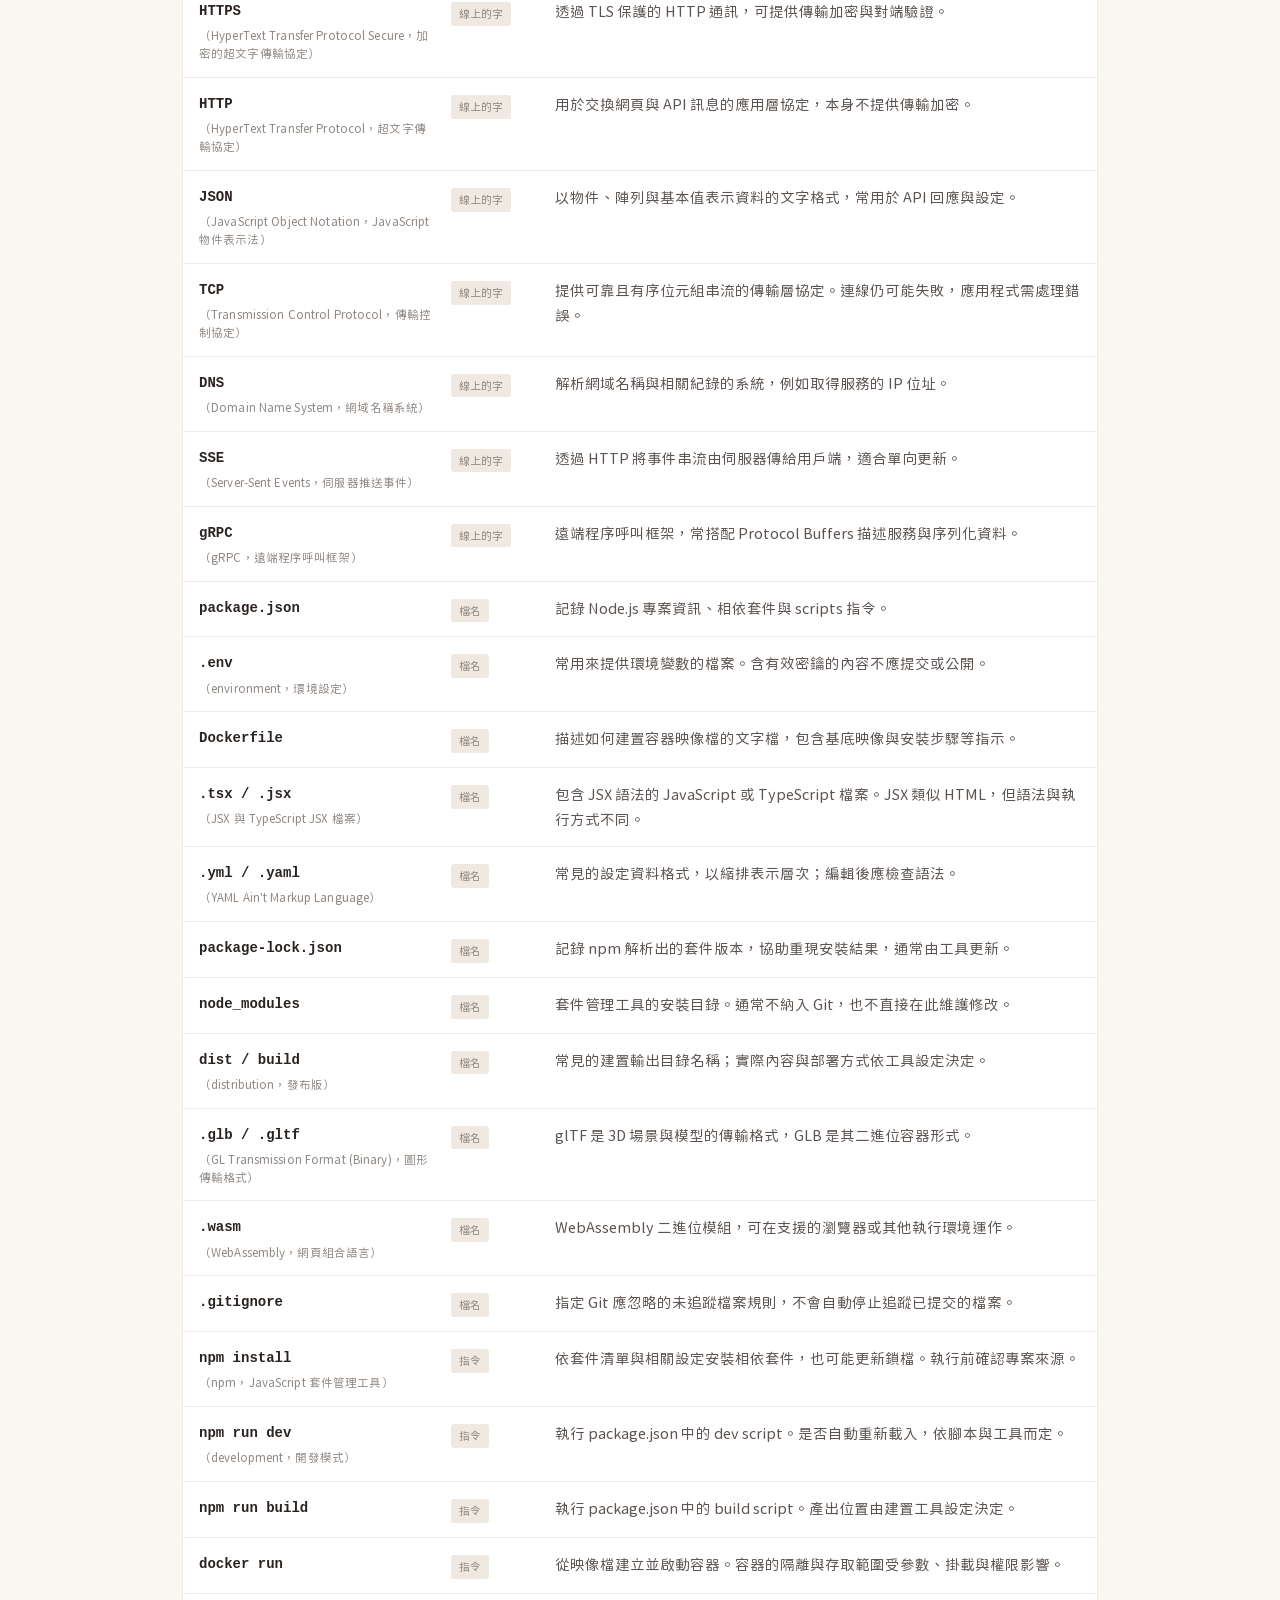
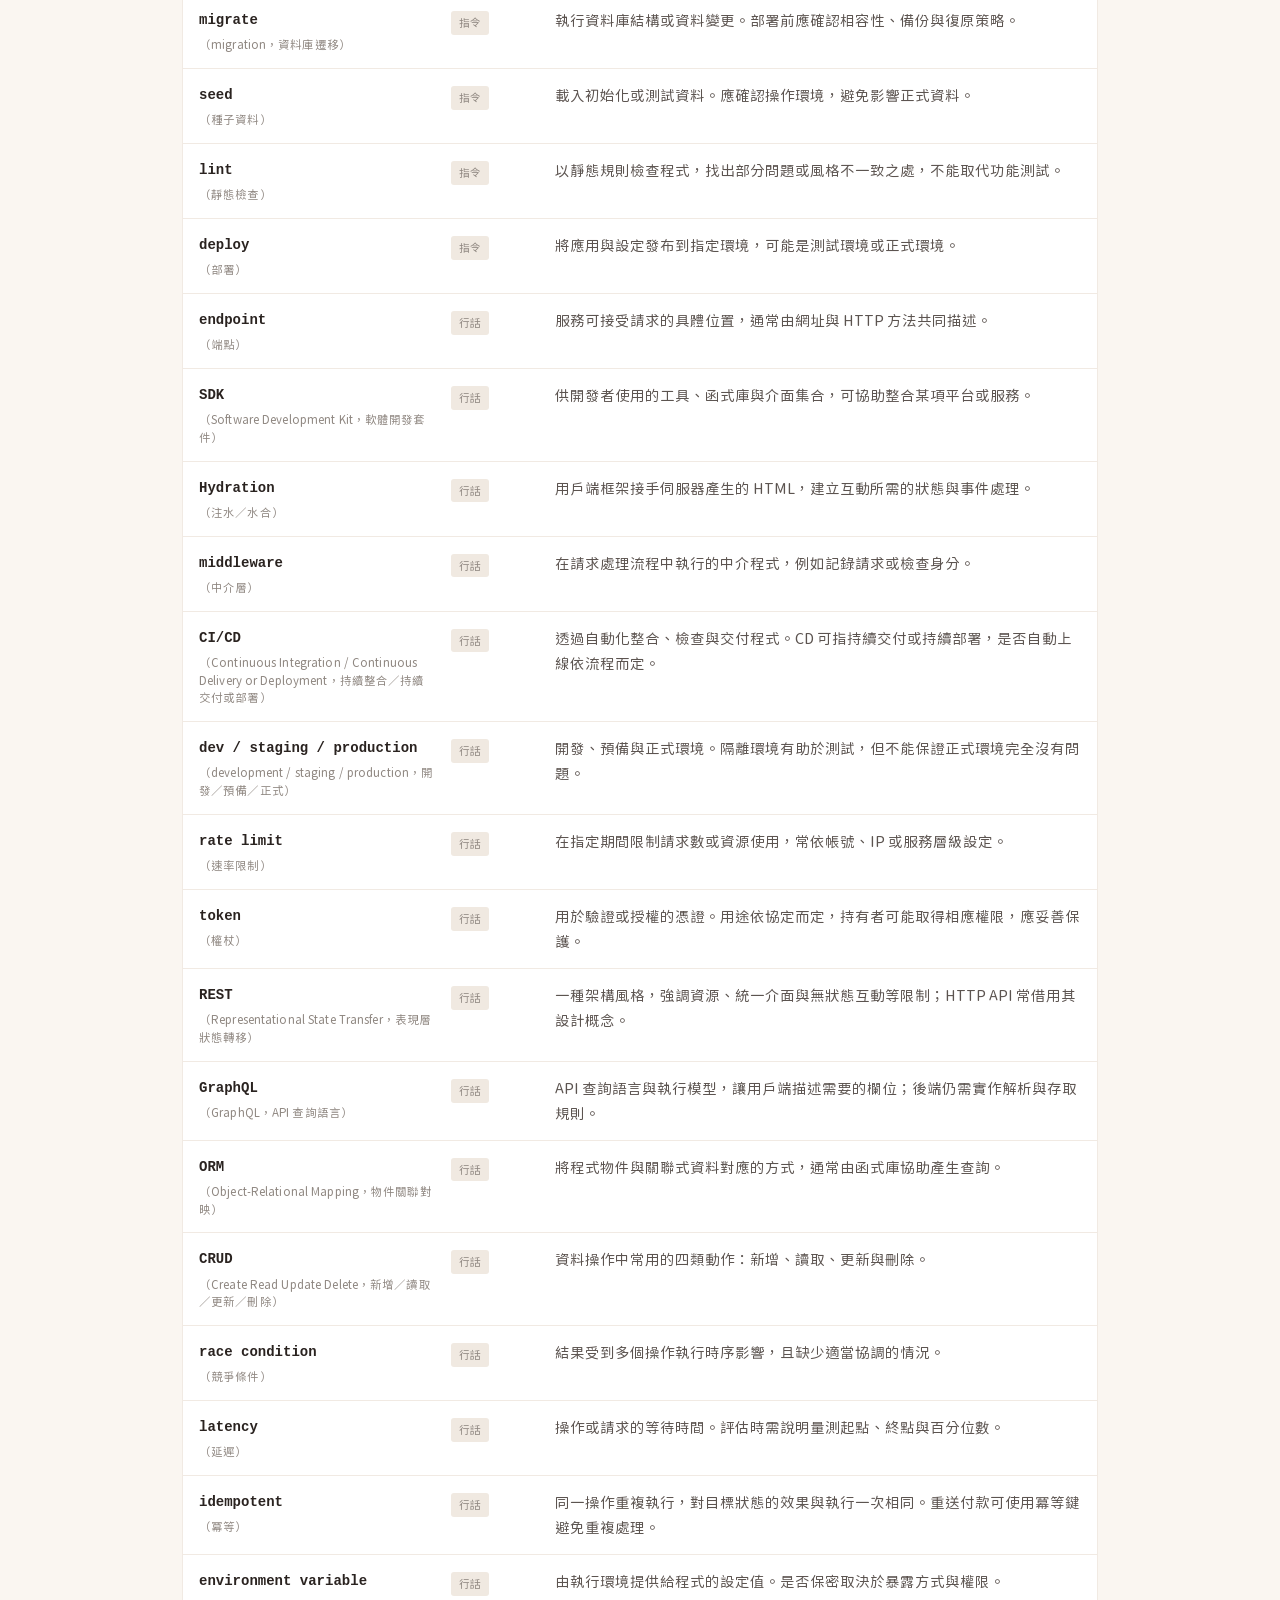
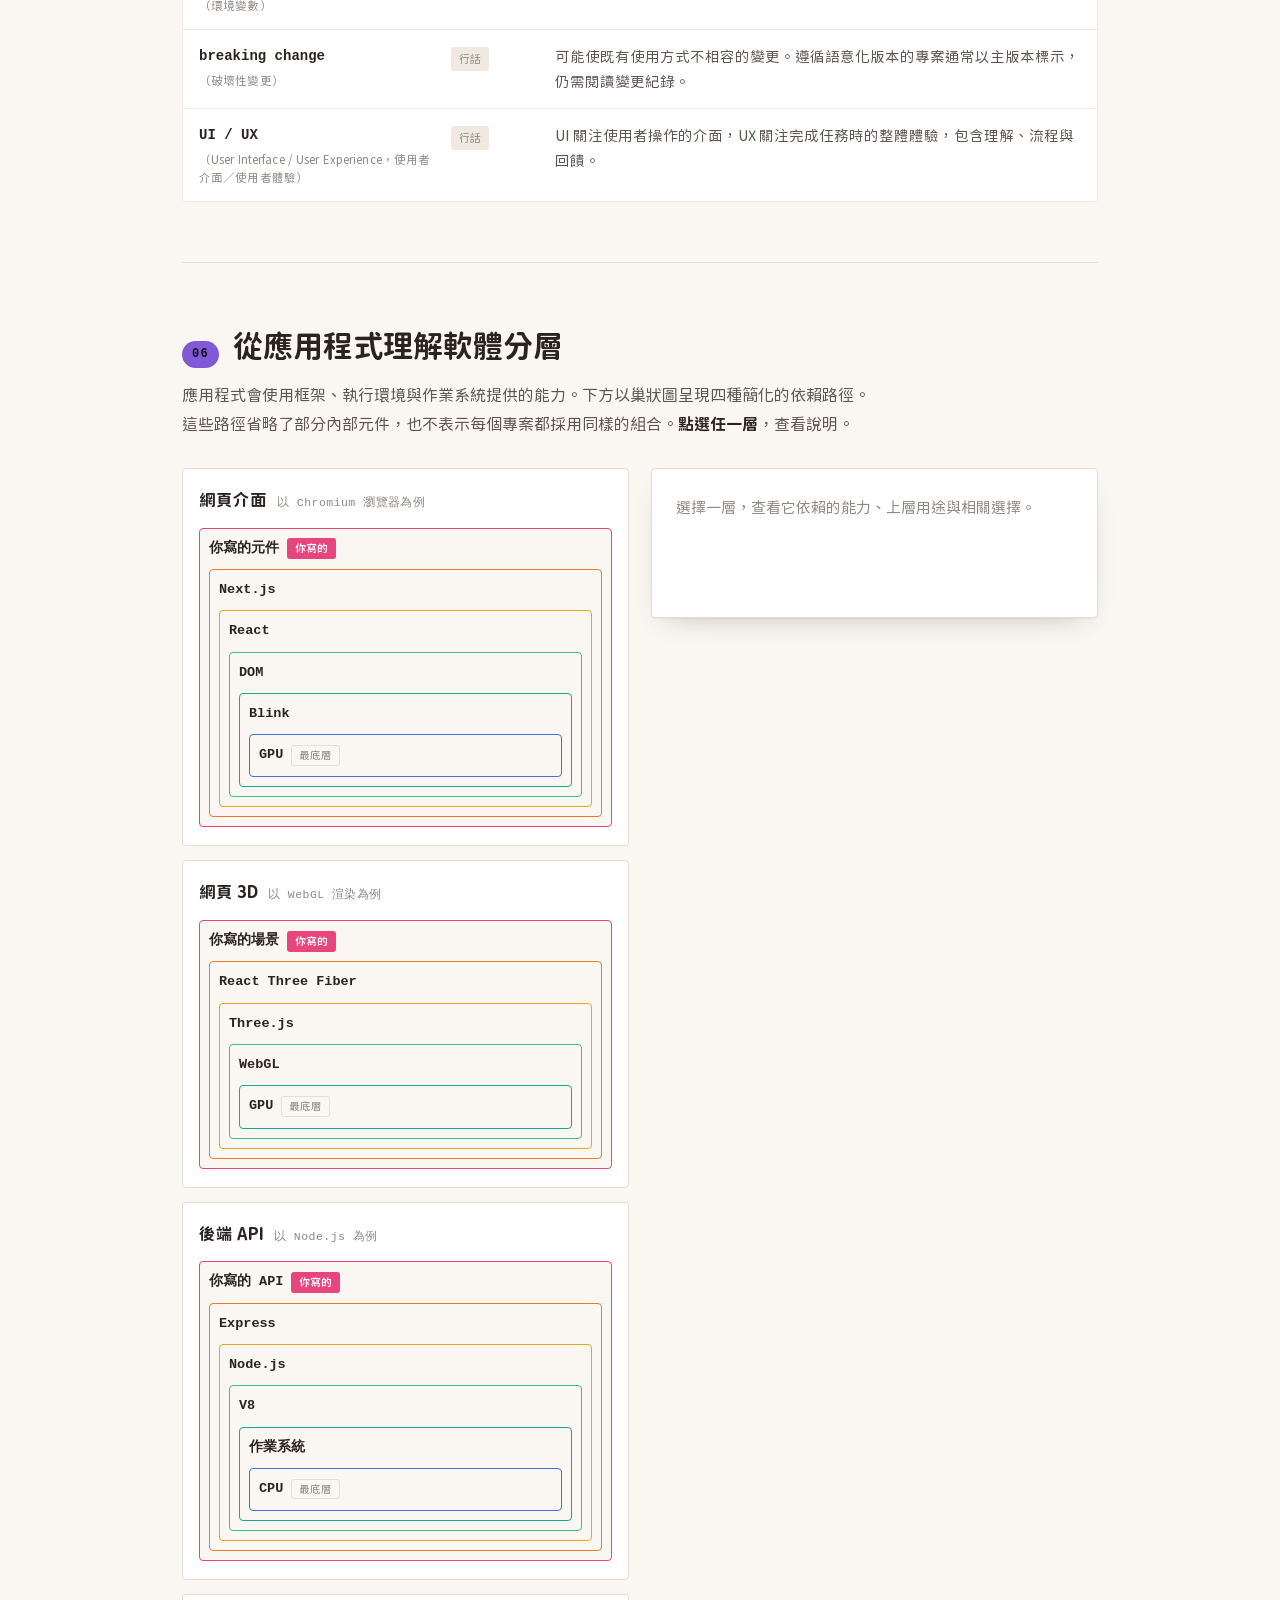
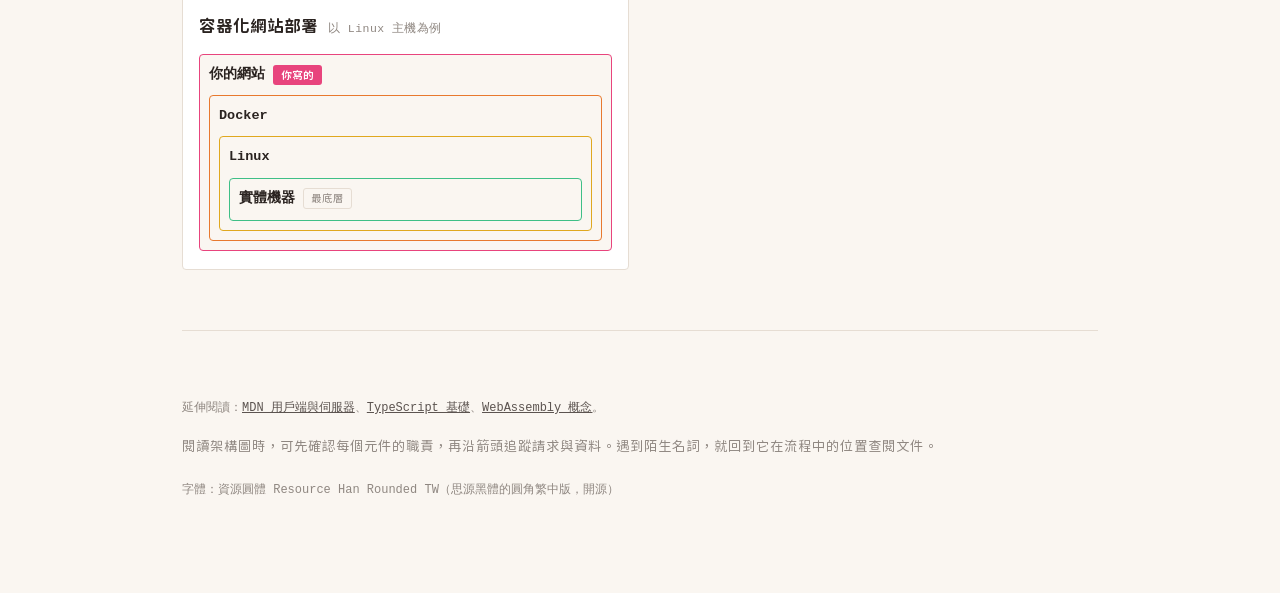
<file: architecture.html>
<!doctype html>
<meta charset="utf-8">
<meta name="viewport" content="width=device-width,initial-scale=1">
<title>讀懂網站架構 · tech-notes</title>
<meta name="description" content="從工作需求認識程式語言與工具，透過互動架構圖、技術關係與名詞索引，理解網站各元件如何配合。">
<link rel="icon" href="data:image/svg+xml,<svg xmlns='http://www.w3.org/2000/svg' viewBox='0 0 100 100'><text y='.9em' font-size='90'>🗺️</text></svg>">
<link rel="stylesheet" href="assets/base.css">
<script src="assets/reveal.js" defer></script>
<style>
/* ── 01 六種關係 ── */
.rels{display:grid; gap:16px}
.rel{
  min-width:0;
  border:1px solid var(--line); border-radius:4px; background:var(--paper-2);
  padding:22px 24px; display:grid; grid-template-columns:minmax(0,1fr); gap:14px;
}
.rel.key{border-color:var(--accent); box-shadow:var(--shadow)}
.rel-top{display:flex; align-items:center; gap:14px; flex-wrap:wrap}
.rel-n{
  font-family:var(--font-mono); font-size:11px; color:var(--on-accent);
  background:var(--ink); width:24px; height:24px; border-radius:50%;
  display:grid; place-items:center; flex:none; font-weight:700;
}
.rel.key .rel-n{background:var(--accent)}
.rel-name{font-size:19px; font-weight:700; letter-spacing:.04em}
.rel-sym{
  font-family:var(--font-mono); font-size:13px; color:var(--ink-2);
  background:var(--paper-3); padding:3px 10px; border-radius:3px; white-space:nowrap;
}
.rel-flag{
  font-size:11.5px; font-weight:700; color:var(--on-accent); background:var(--accent);
  padding:2px 9px; border-radius:3px; letter-spacing:.05em;
}
.rel-def{margin:0; font-size:15.5px; color:var(--ink-2)}
.rel-def b{color:var(--ink); font-weight:700}
.rel-fig{margin:2px 0 0; padding:12px 14px 6px; width:max-content; max-width:100%}
.rel-fig>svg{width:352px; min-width:0}
.rel-grid > *{min-width:0}
.rel-grid{display:grid; grid-template-columns:1fr 1fr; gap:16px}
@media (max-width:620px){.rel-grid{grid-template-columns:1fr}}
.rel-box dt{
  font-family:var(--font-mono); font-size:10.5px; letter-spacing:.13em;
  text-transform:uppercase; color:var(--ink-3); margin-bottom:7px;
}
.rel-box dd{margin:0; font-size:14px; color:var(--ink-2); line-height:1.75}
.says{display:flex; flex-wrap:wrap; gap:6px}
.says span{
  font-size:13px; padding:3px 9px; border-radius:3px;
  background:var(--paper-3); color:var(--ink-2);
}
.egs{display:flex; flex-direction:column; gap:4px}
.egs code{font-size:13px; color:var(--ink); display:block}
.egs .op{color:var(--accent); padding:0 3px}
/* ── 02 架構圖 ── */
.legend{
  display:grid; grid-template-columns:repeat(auto-fit,minmax(168px,1fr));
  gap:10px; margin-bottom:26px;
}
.lg{
  display:flex; gap:11px; align-items:flex-start; font-size:13.5px;
  color:var(--ink-2); border:1px solid var(--line-soft); border-radius:4px;
  padding:11px 13px; background:var(--paper-2);
}
.lg svg{flex:none; margin-top:3px}
.lg b{color:var(--ink); font-weight:700; display:block; font-size:13.5px}
.diagram-scroll{overflow-x:auto; padding-bottom:6px}
#arch{width:100%; min-width:640px; max-width:760px; display:block; margin:0 auto; height:auto}
#arch text{font-family:var(--font-cn); fill:var(--ink)}
#arch .t-name{font-size:15px; font-weight:700}
#arch .t-sub{font-size:11.5px; fill:var(--ink-2); font-family:var(--font-mono)}
#arch .t-edge{font-size:11.5px; fill:var(--ink-3); font-family:var(--font-mono)}
#arch .t-bound{font-size:12px; fill:var(--ink-3); font-weight:700; letter-spacing:.06em}
#arch .hot{cursor:pointer}
#arch .hot rect,#arch .hot ellipse,#arch .hot line{transition:stroke .13s,fill .13s}
#arch .hot:hover .sh,#arch .hot:focus-visible .sh{stroke:var(--accent); stroke-width:2}
#arch .hot.on .sh{stroke:var(--accent); stroke-width:2; fill:var(--accent-soft)}
#arch .hot.on .shf{fill:var(--accent-soft)}
#arch .hot.on .t-name{fill:var(--accent)}
#arch .hot:focus-visible{outline:none}
/* ── 04 洋蔥圖 ── */
.chains{display:grid; grid-template-columns:1fr; gap:14px}
@media (max-width:860px){
    }
.chain{
  border:1px solid var(--line); border-radius:4px;
  background:var(--paper-2); padding:16px 16px 18px;
}
.chain-hd{display:flex; align-items:baseline; gap:10px; margin-bottom:13px; flex-wrap:wrap}
.chain-t{font-size:16.5px; font-weight:700}
.chain-s{font-size:11.5px; color:var(--ink-3); font-family:var(--font-mono); letter-spacing:.04em}
.lv{
  border:1.5px solid var(--c); border-radius:4px; padding:8px 9px 9px;
  background:var(--paper); cursor:pointer; transition:background .13s;
}
.lv .lv{margin-top:8px}
.lv:hover{background:var(--accent-soft)}
.lv:has(.lv:hover){background:var(--paper)}
#chains .lv.on{background:var(--accent-soft); border-color:var(--accent)}
.lv:focus-visible{outline:2px solid var(--accent); outline-offset:1px}
.lv-hd{display:flex; align-items:center; gap:8px; flex-wrap:wrap}
.lv-n{font-family:var(--font-mono); font-size:13.5px; font-weight:700; color:var(--ink)}
.lv-you{
  font-size:10.5px; color:var(--on-accent); background:var(--accent);
  padding:1px 8px; border-radius:3px; font-weight:700; white-space:nowrap;
}
.lv-deep{
  font-size:10.5px; color:var(--ink-3); border:1px solid var(--line);
  padding:0 7px; border-radius:3px; white-space:nowrap;
}
/* ── 01 各種程式語言的用途 ── */
.jobs{display:grid; gap:10px}
.job{
  display:grid; gap:8px; text-align:left; width:100%; cursor:pointer;
  font-family:var(--font-cn); font-size:inherit; color:inherit;
  border:1px solid var(--line); border-radius:4px; background:var(--paper-2);
  padding:13px 14px 14px; transition:border-color .14s, background .14s, translate .14s;
}
.job:hover{border-color:var(--accent); translate:0 -2px}
.jobs .job:nth-child(6n+2):hover{border-color:var(--c-orange)}
.jobs .job:nth-child(6n+3):hover{border-color:var(--c-yellow)}
.jobs .job:nth-child(6n+4):hover{border-color:var(--c-mint)}
.jobs .job:nth-child(6n+5):hover{border-color:var(--c-blue)}
.jobs .job:nth-child(6n+6):hover{border-color:var(--c-purple)}
.job.on{border-color:var(--accent); background:var(--accent-soft)}
.job:focus-visible{outline:2px solid var(--accent); outline-offset:1px}
.job-hd{display:flex; align-items:baseline; gap:10px; flex-wrap:wrap}
.job-n{font-size:15.5px; font-weight:700; color:var(--ink)}
.job-s{font-size:12px; color:var(--ink-3)}
.job-l{display:flex; flex-wrap:wrap; gap:5px}
.job-l span{
  font-family:var(--font-mono); font-size:11.5px; padding:2px 7px;
  border-radius:3px; background:var(--paper-3); color:var(--ink-2);
}
.job-l span.fixed{background:var(--accent); color:var(--on-accent)}
/* 右欄比較窄，四格改成一欄一格。內容長的時候卡片自己捲，
   不然黏在畫面上的卡片會比視窗還高，看不到下半截 */
#jobDetail .d-grid{grid-template-columns:1fr; gap:20px}
@media (min-width:861px){
  #jobDetail{max-height:calc(100vh - 96px); overflow-y:auto; overscroll-behavior:contain}
}
.detail dd b{color:var(--ink); font-weight:700}
.detail dd code{
  font-size:12.5px; background:var(--paper-3); padding:1px 5px;
  border-radius:3px; color:var(--ink);
}
/* ── 02 依需求安排學習順序 ── */
.road .d-grid{margin-top:11px}
.road .note{
  margin-top:10px; font-size:13.5px; line-height:1.75; color:var(--ink-2);
  border-left:2px solid var(--accent); background:var(--accent-soft);
  padding:9px 13px; border-radius:0 3px 3px 0;
}
.road .note b{color:var(--ink); font-weight:700}
.skip{
  border:1px solid var(--line); border-radius:4px; background:var(--paper-2);
  padding:22px 24px 24px; margin-top:10px;
}
.skip h3{font-size:16.5px; margin-bottom:14px}
.skip ul{margin:0; padding:0; list-style:none; display:grid; gap:11px}
.skip li{
  font-size:14px; color:var(--ink-2); line-height:1.75;
  padding-left:20px; position:relative;
}
.skip li::before{
  content:"×"; position:absolute; left:0; top:0;
  color:var(--accent); font-weight:700;
}
.skip li b{color:var(--ink); font-weight:700}

</style>

<nav class="topnav">
<div class="topnav-in">
  <a class="brand" href="./">tech-notes</a>
  <div class="navlinks">
    <a href="architecture.html" aria-current="page">架構圖</a>
    <a href="errors.html">錯誤訊息</a>
    <a href="project.html">專案資料夾</a>
    <a href="skills.html">Claude 技能</a>
    <a href="agents.html">多代理協作</a>
    <a href="sysdesign.html">系統設計</a>
    <a href="mlsystem.html">ML 系統</a>
    <a href="mldesign.html">ML 設計面試</a>
  </div>
</div></nav>

<div class="wrap">

<svg class="figdefs" width="0" height="0" aria-hidden="true" focusable="false"
     style="position:absolute;overflow:hidden"><defs>
  <marker id="fa" viewBox="0 0 10 8" refX="9" refY="4" markerWidth="7" markerHeight="6" orient="auto">
    <path d="M0 0 L10 4 L0 8 Z" fill="var(--ink-3)"/></marker>
  <marker id="fac" viewBox="0 0 10 8" refX="9" refY="4" markerWidth="7" markerHeight="6" orient="auto">
    <path d="M0 0 L10 4 L0 8 Z" fill="var(--accent)"/></marker>
</defs></svg>


<header>
  <div class="eyebrow">技術關係手冊</div>
  <h1>讀懂網站架構</h1>
</header>

<section>
  <div class="sec-head"><span class="sec-num">01</span>
<h2>各種程式語言的用途</h2>
</div>
  <p class="sec-lede">程式語言的選擇與工作內容有關。<b>點選一種工作</b>，查看常用語言、工具與學習起點。</p>

  <div class="split">
    <div class="jobs" id="jobs">
</div>
    <div class="detail sticky" id="jobDetail">
      <p class="placeholder">選擇一種工作，查看用途、常見工具與學習建議。</p>
    </div>
  </div>
</section>

<section>
  <div class="sec-head"><span class="sec-num">02</span>
<h2>依需求安排學習順序</h2>
</div>
  <p class="sec-lede">以下以建立網頁服務為主，列出六個學習階段。可依目前需求選擇，不必全部完成才開始實作。時間是每週投入五至十小時的粗略練習安排，並非熟練程度的保證。</p>

  <div class="steps road" id="road">
</div>

  <div class="skip">
    <h3>可以依專案需要再深入的主題</h3>
    <ul>
      <li><b>同類工具</b>：先熟悉一個能滿足需求的選擇，再理解其他工具的差異。工具被放在一起比較，不代表功能完全可互換。</li>
      <li><b>外掛與設定</b>：先認識主要工具，再依使用情境查閱擴充功能與設定。名稱只能提供線索，實際用途仍需查閱文件。</li>
      <li><b>Docker 與 Kubernetes</b>：前者有助於一致的執行環境，後者管理容器化工作負載。即使只有一台機器，也可能需要 Docker；是否導入應依部署需求決定。</li>
      <li><b>GraphQL 與微服務</b>：分別涉及資料查詢介面與服務拆分。先理解需求與維運代價，再判斷是否採用，不能僅以團隊規模決定。</li>
      <li><b>C++ 與 Rust</b>：常見於系統、遊戲與效能敏感的程式。若目前目標是一般網頁，可先理解其用途，遇到需求再深入。</li>
    </ul>
  </div>
</section>

<section>
  <div class="sec-head"><span class="sec-num">03</span>
<h2>技術之間的六種關係</h2>
</div>
  <p class="sec-lede">理解一項技術時，可把它與已知工具對照。以下六種關係有助於閱讀文件；同一組技術也可能同時存在多種關係。</p>

  <div class="rels" id="rels">
</div>
</section>

<section>
  <div class="sec-head"><span class="sec-num">04</span>
<h2>沿著請求路徑閱讀架構圖</h2>
</div>
  <p class="sec-lede">以下以包含前端、API 與資料庫的服務為例。符號意義以本圖圖例為準。<b>點選元件</b>可查看職責、使用原因，以及簡化架構時的考量。</p>

  <div class="legend">
    <div class="lg">
      <svg width="26" height="20" aria-hidden="true"><rect x="1" y="2" width="24" height="16" rx="2" fill="none" stroke="var(--ink-2)" stroke-width="1.5"/></svg>
      <span><b>實線方框</b>應用程式或服務</span>
    </div>
    <div class="lg">
      <svg width="26" height="22" aria-hidden="true"><ellipse cx="13" cy="17" rx="10" ry="3.5" fill="none" stroke="var(--ink-2)" stroke-width="1.5"/><ellipse cx="13" cy="5" rx="10" ry="3.5" fill="none" stroke="var(--ink-2)" stroke-width="1.5"/><line x1="3" y1="5" x2="3" y2="17" stroke="var(--ink-2)" stroke-width="1.5"/><line x1="23" y1="5" x2="23" y2="17" stroke="var(--ink-2)" stroke-width="1.5"/></svg>
      <span><b>圓柱</b>資料儲存元件</span>
    </div>
    <div class="lg">
      <svg width="26" height="20" aria-hidden="true"><rect x="1" y="2" width="24" height="16" rx="2" fill="none" stroke="var(--ink-3)" stroke-width="1.5" stroke-dasharray="4 3"/></svg>
      <span><b>虛線大框</b>部署或管理範圍</span>
    </div>
    <div class="lg">
      <svg width="26" height="20" aria-hidden="true"><line x1="2" y1="10" x2="18" y2="10" stroke="var(--ink-2)" stroke-width="1.5"/><path d="M18 6 L25 10 L18 14 Z" fill="var(--ink-2)"/></svg>
      <span><b>箭頭</b>請求或資料流向</span>
    </div>
    <div class="lg">
      <svg width="26" height="20" aria-hidden="true"><text x="13" y="14" text-anchor="middle" font-size="11" font-family="monospace" fill="var(--accent)">SQL</text></svg>
      <span><b>線上的字</b>協定或操作方式</span>
    </div>
  </div>

  <div class="diagram-scroll">
  <svg id="arch" viewBox="0 0 660 566" role="img" aria-label="典型網頁服務架構圖">
    <defs>
      <marker id="ah" viewBox="0 0 10 8" refX="9" refY="4" markerWidth="7" markerHeight="6" orient="auto">
        <path d="M0 0 L10 4 L0 8 Z" fill="var(--ink-3)"/>
      </marker>
    </defs>

    <!-- 邊界 A -->
    <rect x="30" y="18" width="380" height="96" rx="5" fill="none" stroke="var(--ink-3)" stroke-width="1.2" stroke-dasharray="5 4" opacity=".7"/>
    <text class="t-bound" x="44" y="38">使用者的裝置</text>

    <g class="hot" data-k="browser" tabindex="0" role="button" aria-label="瀏覽器">
      <rect class="sh" x="56" y="48" width="328" height="50" rx="4" fill="var(--paper-2)" stroke="var(--line)" stroke-width="1.5"/>
      <text class="t-name" x="220" y="70" text-anchor="middle">瀏覽器</text>
      <text class="t-sub" x="220" y="87" text-anchor="middle">前端互動程式在此執行</text>
    </g>

    <line x1="220" y1="114" x2="220" y2="142" stroke="var(--ink-3)" stroke-width="1.4" marker-end="url(#ah)"/>
    <text class="t-edge" x="232" y="132">① HTTPS</text>

    <g class="hot" data-k="cdn" tabindex="0" role="button" aria-label="CDN">
      <rect class="sh" x="100" y="146" width="240" height="48" rx="4" fill="var(--ochre-soft)" stroke="var(--ochre)" stroke-width="1.5" stroke-dasharray="6 3"/>
      <text class="t-name" x="220" y="167" text-anchor="middle">CDN</text>
      <text class="t-sub" x="220" y="184" text-anchor="middle">例：Cloudflare</text>
    </g>

    <line x1="220" y1="194" x2="220" y2="230" stroke="var(--ink-3)" stroke-width="1.4" marker-end="url(#ah)"/>
    <text class="t-edge" x="232" y="217">② 未命中時回源</text>

    <!-- 邊界 B -->
    <rect x="30" y="230" width="380" height="300" rx="5" fill="none" stroke="var(--ink-3)" stroke-width="1.2" stroke-dasharray="5 4" opacity=".7"/>
    <text class="t-bound" x="44" y="250">應用服務範圍</text>

    <g class="hot" data-k="web" tabindex="0" role="button" aria-label="前端伺服器">
      <rect class="sh" x="56" y="262" width="328" height="50" rx="4" fill="var(--paper-2)" stroke="var(--line)" stroke-width="1.5"/>
      <text class="t-name" x="220" y="284" text-anchor="middle">前端伺服器</text>
      <text class="t-sub" x="220" y="301" text-anchor="middle">Next.js</text>
    </g>

    <line x1="220" y1="312" x2="220" y2="342" stroke="var(--ink-3)" stroke-width="1.4" marker-end="url(#ah)"/>
    <text class="t-edge" x="232" y="332">③ 呼叫 API</text>

    <g class="hot" data-k="api" tabindex="0" role="button" aria-label="後端 API">
      <rect class="sh" x="56" y="342" width="328" height="50" rx="4" fill="var(--paper-2)" stroke="var(--line)" stroke-width="1.5"/>
      <text class="t-name" x="220" y="364" text-anchor="middle">後端 API</text>
      <text class="t-sub" x="220" y="381" text-anchor="middle">Node.js</text>
    </g>

    <line x1="136" y1="392" x2="136" y2="434" stroke="var(--ink-3)" stroke-width="1.4" marker-end="url(#ah)"/>
    <text class="t-edge" x="126" y="418" text-anchor="end">④ SQL</text>
    <line x1="304" y1="392" x2="304" y2="434" stroke="var(--ink-3)" stroke-width="1.4" marker-end="url(#ah)"/>
    <text class="t-edge" x="314" y="418">⑤ 讀寫</text>

    <g class="hot" data-k="db" tabindex="0" role="button" aria-label="資料庫">
      <ellipse class="sh" cx="136" cy="497" rx="80" ry="9" fill="var(--paper-2)" stroke="var(--line)" stroke-width="1.5"/>
      <rect class="shf" x="56" y="443" width="160" height="54" fill="var(--paper-2)" stroke="none"/>
      <line x1="56" y1="443" x2="56" y2="497" stroke="var(--line)" stroke-width="1.5"/>
      <line x1="216" y1="443" x2="216" y2="497" stroke="var(--line)" stroke-width="1.5"/>
      <ellipse class="sh" cx="136" cy="443" rx="80" ry="9" fill="var(--paper-2)" stroke="var(--line)" stroke-width="1.5"/>
      <text class="t-name" x="136" y="472" text-anchor="middle">資料庫</text>
      <text class="t-sub" x="136" y="489" text-anchor="middle">PostgreSQL</text>
    </g>

    <g class="hot" data-k="cache" tabindex="0" role="button" aria-label="快取">
      <ellipse class="sh" cx="304" cy="497" rx="80" ry="9" fill="var(--paper-2)" stroke="var(--line)" stroke-width="1.5"/>
      <rect class="shf" x="224" y="443" width="160" height="54" fill="var(--paper-2)" stroke="none"/>
      <line x1="224" y1="443" x2="224" y2="497" stroke="var(--line)" stroke-width="1.5"/>
      <line x1="384" y1="443" x2="384" y2="497" stroke="var(--line)" stroke-width="1.5"/>
      <ellipse class="sh" cx="304" cy="443" rx="80" ry="9" fill="var(--paper-2)" stroke="var(--line)" stroke-width="1.5"/>
      <text class="t-name" x="304" y="472" text-anchor="middle">快取</text>
      <text class="t-sub" x="304" y="489" text-anchor="middle">Redis</text>
    </g>

    <line x1="384" y1="367" x2="452" y2="367" stroke="var(--ink-3)" stroke-width="1.4" marker-end="url(#ah)"/>
    <text class="t-edge" x="418" y="358" text-anchor="middle">⑥ HTTPS</text>

    <g class="hot" data-k="third" tabindex="0" role="button" aria-label="第三方服務">
      <rect class="sh" x="456" y="342" width="176" height="50" rx="4" fill="var(--ochre-soft)" stroke="var(--ochre)" stroke-width="1.5" stroke-dasharray="6 3"/>
      <text class="t-name" x="544" y="364" text-anchor="middle">第三方服務</text>
      <text class="t-sub" x="544" y="381" text-anchor="middle">Claude API · 金流</text>
    </g>
  </svg>
  </div>

  <div class="detail" id="archDetail">
    <p class="placeholder">點選架構圖中的元件，查看用途與設計考量。</p>
  </div>
</section>

<section>
  <div class="sec-head"><span class="sec-num">05</span>
<h2>技術名詞索引</h2>
</div>
  <p class="sec-lede">以下補充架構圖、專案檔案與開發流程中常見的名詞。可依出現情境篩選，也可直接輸入關鍵字。</p>

  <div class="tools">
    <input class="search" id="q" type="search" placeholder="搜尋，例如 cache" aria-label="搜尋名詞">
    <div class="cats" id="cats">
</div>
  </div>
  <div class="terms" id="terms">
</div>
  <p class="none" id="none" hidden>沒有符合的項目。可縮短關鍵字，或切換至「全部」分類。</p>
</section>

<section>
  <div class="sec-head"><span class="sec-num">06</span>
<h2>從應用程式理解軟體分層</h2>
</div>
  <p class="sec-lede">應用程式會使用框架、執行環境與作業系統提供的能力。下方以巢狀圖呈現四種簡化的依賴路徑。<br>這些路徑省略了部分內部元件，也不表示每個專案都採用同樣的組合。<b>點選任一層</b>，查看說明。</p>

  <div class="split">
    <div class="chains" id="chains">
</div>
    <div class="detail sticky" id="layerDetail">
      <p class="placeholder">選擇一層，查看它依賴的能力、上層用途與相關選擇。</p>
    </div>
  </div>
</section>

<footer>
<p class="cred">延伸閱讀：<a href="https://developer.mozilla.org/en-US/docs/Learn_web_development/Extensions/Server-side/First_steps/Client-Server_overview">MDN 用戶端與伺服器</a>、<a href="https://www.typescriptlang.org/docs/handbook/2/basic-types.html">TypeScript 基礎</a>、<a href="https://developer.mozilla.org/en-US/docs/WebAssembly/Guides/Concepts">WebAssembly 概念</a>。</p>
  <p>閱讀架構圖時，可先確認每個元件的職責，再沿箭頭追蹤請求與資料。遇到陌生名詞，就回到它在流程中的位置查閱文件。</p>
  <p class="cred">字體：資源圓體 Resource Han Rounded TW（思源黑體的圓角繁中版，開源）</p>
</footer>

</div>
<script>
/* ══════════ 03 六種關係 ══════════ */
const RELS = [
  {
    "fig": "<svg viewBox=\"0 0 320 96\" role=\"img\" aria-label=\"A 疊在 B 上面，B 在底下持續運作\"><rect x=\"14\" y=\"12\" width=\"150\" height=\"32\" rx=\"3\" fill=\"var(--accent-soft)\" stroke=\"var(--accent)\" stroke-width=\"1.4\"/><text class=\"f-t\" x=\"89\" y=\"33\" text-anchor=\"middle\">A</text><rect x=\"14\" y=\"48\" width=\"150\" height=\"32\" rx=\"3\" fill=\"var(--paper-3)\" stroke=\"var(--line)\" stroke-width=\"1.4\"/><text class=\"f-t\" x=\"89\" y=\"69\" text-anchor=\"middle\">B</text><text class=\"f-l\" x=\"176\" y=\"32\">直接使用的介面</text><text class=\"f-l\" x=\"176\" y=\"68\">下層提供的能力</text></svg>",
    "n": "分層與封裝",
    "sym": "A 底層是 B",
    "key": 1,
    "def": "A 使用 B 提供的能力，並提供較高層的操作方式。使用 A 時，部分細節由下層處理。",
    "says": [
      "A 是基於 B",
      "A 底層是 B",
      "A 封裝了 B",
      "A 是 B 的 wrapper"
    ],
    "egs": [
      [
        "Three.js",
        "可使用",
        "WebGL"
      ],
      [
        "Next.js",
        "建立於",
        "React"
      ],
      [
        "React Three Fiber",
        "整合",
        "React 與 Three.js"
      ]
    ],
    "why": "例如 Three.js 提供場景與相機等概念，減少直接管理底層圖形介面的工作。"
  },
  {
    "fig": "<svg viewBox=\"0 0 320 96\" role=\"img\" aria-label=\"A 和 B 站在相近的用途上，依需求選用\"><rect x=\"26\" y=\"10\" width=\"108\" height=\"30\" rx=\"3\" fill=\"var(--accent-soft)\" stroke=\"var(--accent)\" stroke-width=\"1.4\"/><text class=\"f-t\" x=\"80\" y=\"30\" text-anchor=\"middle\">A</text><rect x=\"186\" y=\"10\" width=\"108\" height=\"30\" rx=\"3\" fill=\"var(--paper)\" stroke=\"var(--line)\" stroke-width=\"1.4\" stroke-dasharray=\"5 3\"/><text class=\"f-t\" x=\"240\" y=\"30\" text-anchor=\"middle\">B</text><path d=\"M80 42 L142 58\" fill=\"none\" stroke=\"var(--accent)\" stroke-width=\"1.4\" marker-end=\"url(#fac)\"/><path d=\"M240 42 L182 58\" fill=\"none\" stroke=\"var(--line)\" stroke-width=\"1.4\" stroke-dasharray=\"4 3\"/><rect x=\"94\" y=\"62\" width=\"132\" height=\"26\" rx=\"3\" fill=\"none\" stroke=\"var(--ink-3)\" stroke-width=\"1.2\" stroke-dasharray=\"5 4\"/><text class=\"f-s\" x=\"160\" y=\"80\" text-anchor=\"middle\">相近的用途</text></svg>",
    "n": "同類替代",
    "sym": "A ｜ B",
    "key": 1,
    "def": "A 與 B 在某些需求上可以互相替代，但功能、限制與生態系未必相同。",
    "says": [
      "A vs B",
      "該用 A 還是 B",
      "A 的替代品",
      "A 的競品"
    ],
    "egs": [
      [
        "React",
        "｜",
        "Vue ｜ Svelte"
      ],
      [
        "PostgreSQL",
        "｜",
        "MySQL"
      ],
      [
        "Vite",
        "｜",
        "Webpack"
      ]
    ],
    "why": "初學時可先選一個完成實作，再依專案需求比較其他方案。"
  },
  {
    "fig": "<svg viewBox=\"0 0 320 96\" role=\"img\" aria-label=\"A 需要 B 才啟動得起來\"><rect x=\"16\" y=\"20\" width=\"112\" height=\"34\" rx=\"3\" fill=\"var(--accent-soft)\" stroke=\"var(--accent)\" stroke-width=\"1.4\"/><text class=\"f-t\" x=\"72\" y=\"42\" text-anchor=\"middle\">A</text><line x1=\"132\" y1=\"37\" x2=\"182\" y2=\"37\" stroke=\"var(--ink-3)\" stroke-width=\"1.4\" marker-end=\"url(#fa)\"/><text class=\"f-s\" x=\"157\" y=\"29\" text-anchor=\"middle\">需要</text><rect x=\"188\" y=\"20\" width=\"112\" height=\"34\" rx=\"3\" fill=\"var(--paper-3)\" stroke=\"var(--line)\" stroke-width=\"1.4\"/><text class=\"f-t\" x=\"244\" y=\"42\" text-anchor=\"middle\">B</text><text class=\"f-l\" x=\"160\" y=\"80\" text-anchor=\"middle\">缺少必要相依項目可能無法執行</text></svg>",
    "n": "相依關係",
    "sym": "A → 需要 B",
    "def": "A 的某些功能、建置或執行需要 B。相依項目與版本通常會記錄在設定或文件中。",
    "says": [
      "dependency / 相依性",
      "執行環境需求",
      "支援的版本範圍",
      "peer dependency"
    ],
    "egs": [
      [
        "React Three Fiber",
        "需要",
        "React 與 Three.js"
      ],
      [
        "Vite 開發工具",
        "需要",
        "相容的執行環境"
      ]
    ],
    "why": "區分開發、建置與執行時的相依性，並確認版本範圍是否相容。"
  },
  {
    "fig": "<svg viewBox=\"0 0 320 96\" role=\"img\" aria-label=\"A 主動呼叫 B，B 回傳資料\"><rect x=\"12\" y=\"14\" width=\"112\" height=\"36\" rx=\"3\" fill=\"var(--paper)\" stroke=\"var(--line)\" stroke-width=\"1.4\"/><text class=\"f-t\" x=\"68\" y=\"37\" text-anchor=\"middle\">A</text><rect x=\"196\" y=\"14\" width=\"112\" height=\"36\" rx=\"3\" fill=\"var(--paper)\" stroke=\"var(--line)\" stroke-width=\"1.4\"/><text class=\"f-t\" x=\"252\" y=\"37\" text-anchor=\"middle\">B</text><line x1=\"128\" y1=\"25\" x2=\"190\" y2=\"25\" stroke=\"var(--accent)\" stroke-width=\"1.5\" marker-end=\"url(#fac)\"/><text class=\"f-s\" x=\"159\" y=\"17\" text-anchor=\"middle\" fill=\"var(--accent)\">協定</text><line x1=\"192\" y1=\"41\" x2=\"132\" y2=\"41\" stroke=\"var(--ink-3)\" stroke-width=\"1.3\" stroke-dasharray=\"4 3\" marker-end=\"url(#fa)\"/><text class=\"f-l\" x=\"160\" y=\"78\" text-anchor=\"middle\">此圖實線表示請求，虛線表示回應</text></svg>",
    "n": "介面呼叫",
    "sym": "A ──協定──▶ B",
    "key": 1,
    "def": "A 透過約定的介面向 B 發出請求，B 再回傳結果。箭頭的確切意義應以圖例為準。",
    "says": [
      "打 API",
      "呼叫 / call",
      "送請求",
      "串接",
      "request"
    ],
    "egs": [
      [
        "瀏覽器",
        "──HTTPS──▶",
        "伺服器"
      ],
      [
        "後端",
        "──SQL──▶",
        "資料庫"
      ],
      [
        "前端",
        "──WebSocket──▶",
        "即時伺服器"
      ]
    ],
    "why": "查看連線上的協定或操作標示。SQL 是查詢語言，HTTPS 則是加密的網路通訊方式。"
  },
  {
    "fig": "<svg viewBox=\"0 0 320 96\" role=\"img\" aria-label=\"A 經過 build 產生 B\"><rect x=\"12\" y=\"18\" width=\"118\" height=\"36\" rx=\"3\" fill=\"var(--accent-soft)\" stroke=\"var(--accent)\" stroke-width=\"1.4\"/><text class=\"f-t\" x=\"71\" y=\"35\" text-anchor=\"middle\">A</text><text class=\"f-l\" x=\"71\" y=\"48\" text-anchor=\"middle\">原始內容</text><line x1=\"134\" y1=\"36\" x2=\"186\" y2=\"36\" stroke=\"var(--ink-3)\" stroke-width=\"1.4\" marker-end=\"url(#fa)\"/><text class=\"f-s\" x=\"159\" y=\"28\" text-anchor=\"middle\">build</text><rect x=\"190\" y=\"18\" width=\"118\" height=\"36\" rx=\"3\" fill=\"var(--paper-3)\" stroke=\"var(--line)\" stroke-width=\"1.4\" stroke-dasharray=\"5 3\"/><text class=\"f-t\" x=\"249\" y=\"35\" text-anchor=\"middle\">B</text><text class=\"f-l\" x=\"249\" y=\"48\" text-anchor=\"middle\">建置輸出</text><text class=\"f-l\" x=\"160\" y=\"80\" text-anchor=\"middle\">B 由工具產生，通常不直接編輯</text></svg>",
    "n": "建置與轉換",
    "sym": "A ⇒ B",
    "def": "原始內容 A 經工具處理後成為輸出 B，例如 TypeScript 轉為 JavaScript。",
    "says": [
      "編譯 / compile",
      "build / 打包",
      "transpile",
      "產生 / generate"
    ],
    "egs": [
      [
        "TypeScript",
        "⇒",
        "JavaScript"
      ],
      [
        "Sass",
        "⇒",
        "CSS"
      ],
      [
        "React 的 JSX",
        "⇒",
        "一般 JavaScript"
      ]
    ],
    "why": "輸出可能存在 dist/ 等目錄，也可能由部署平台產生。修改通常應從來源檔進行。"
  },
  {
    "fig": "<svg viewBox=\"0 0 320 96\" role=\"img\" aria-label=\"A 掛在 B 上面，離開 B 就沒有作用\"><rect x=\"26\" y=\"14\" width=\"192\" height=\"52\" rx=\"4\" fill=\"var(--paper-3)\" stroke=\"var(--line)\" stroke-width=\"1.4\"/><text class=\"f-t\" x=\"122\" y=\"45\" text-anchor=\"middle\">B</text><rect x=\"218\" y=\"28\" width=\"72\" height=\"24\" rx=\"3\" fill=\"var(--accent-soft)\" stroke=\"var(--accent)\" stroke-width=\"1.4\"/><text class=\"f-t\" x=\"254\" y=\"45\" text-anchor=\"middle\">A</text><text class=\"f-l\" x=\"160\" y=\"86\" text-anchor=\"middle\">A 透過 B 的擴充介面運作</text></svg>",
    "n": "功能擴充",
    "sym": "A ＋ B",
    "def": "A 透過 B 提供的擴充介面增加能力，例如加入格式檢查規則。",
    "says": [
      "plugin / 外掛",
      "套件 / package",
      "extension",
      "middleware"
    ],
    "egs": [
      [
        "ESLint 規則包",
        "擴充",
        "ESLint"
      ],
      [
        "Vite 外掛",
        "擴充",
        "Vite"
      ]
    ],
    "why": "先查閱主工具支援的外掛介面。套件名稱含 @ 並不表示它一定是外掛。"
  }
];

const relsEl = document.getElementById("rels");
RELS.forEach((r,i)=>{
  const d = document.createElement("div");
  d.className = "rel" + (r.key ? " key" : "");
  d.innerHTML = `
    <div class="rel-top">
      <span class="rel-n">${i+1}</span>
      <span class="rel-name">${r.n}</span>
      <span class="rel-sym">${r.sym}</span>
      ${r.key ? '<span class="rel-flag">最常見</span>' : ''}
    </div>
    <p class="rel-def">${r.def}</p>
    <figure class="fig rel-fig">${r.fig}</figure>
    <div class="rel-grid">
      <div class="rel-box"><dt>常見描述</dt>
        <dd class="says">${r.says.map(s=>`<span>${esc(s)}</span>`).join("")}</dd></div>
      <div class="rel-box"><dt>例子</dt>
        <dd class="egs">${r.egs.map(e=>
          `<code>${esc(e[0])}<span class="op">${esc(e[1])}</span>${esc(e[2])}</code>`).join("")}</dd></div>
    </div>
    <div class="rel-box"><dt>重點</dt><dd>${r.why}</dd></div>`;
  relsEl.appendChild(d);
});

/* ══════════ 04 架構圖 ══════════ */
const ARCH = {
  "browser": {
    "n": "瀏覽器",
    "tag": "用戶端",
    "l": "顯示網頁並執行前端互動程式。部分框架也會先在伺服器產生頁面內容。",
    "why": "瀏覽器接收的程式與資料可被使用者檢視，因此不可把服務端密鑰傳到這裡。",
    "without": "網頁通常透過瀏覽器使用；同一個後端也可以提供行動 App 等其他用戶端。",
    "real": "Chrome、Safari、Edge 使用不同組合的瀏覽器引擎。"
  },
  "cdn": {
    "n": "CDN",
    "tag": "內容傳遞服務",
    "l": "透過分散的節點快取與傳送內容，減少部分請求回到原始伺服器的需要。",
    "why": "可縮短使用者取得可快取內容的路徑，並減少來源服務的傳輸負擔。",
    "without": "小型或區域性網站也能直接由伺服器提供內容，是否需要 CDN 可依量測決定。",
    "real": "Cloudflare、Fastly 與 CloudFront 都提供相關服務；實際功能與費用依方案而異。",
    "full": "Content Delivery Network，內容傳遞網路"
  },
  "web": {
    "n": "前端伺服器",
    "tag": "應用服務",
    "l": "提供網頁內容。可執行 SSR（Server-Side Rendering，伺服器端渲染），或傳送由瀏覽器執行的程式。",
    "why": "伺服器端渲染可提供初始 HTML；是否改善速度與索引效果，仍取決於實作。",
    "without": "靜態網站可直接提供已建置的檔案。個人化網站也可採用靜態前端搭配後端 API。",
    "real": "Next.js、Nuxt 與 SvelteKit 是包含相關能力的框架。"
  },
  "api": {
    "n": "後端 API",
    "tag": "應用服務",
    "l": "接收請求，執行身分驗證、權限檢查與業務規則，再存取需要的資料或服務。",
    "why": "受信任的服務端必須驗證輸入與權限，不能只依賴可被繞過的前端檢查。",
    "without": "展示型網站可不設自有 API；需要帳號與共享資料時，也可使用受管理的後端服務。",
    "real": "可使用 Node.js、Python 或 Go 等技術；也可與提供網頁的服務部署在一起。",
    "full": "Application Programming Interface，應用程式介面"
  },
  "db": {
    "n": "資料庫",
    "tag": "資料儲存",
    "l": "以結構化方式管理資料，支援查詢與更新。持久化能力仍依資料庫設定與儲存設備而定。",
    "why": "有助於多個請求一致地存取資料。重要資料仍需要備份與復原機制。",
    "without": "簡單服務也可使用檔案等方式保存內容；多人協作與複雜查詢通常需要更完整的資料管理。",
    "real": "例如 PostgreSQL、MySQL 與 SQLite。應依查詢、併發與部署需求選擇。"
  },
  "cache": {
    "n": "快取",
    "tag": "效能元件",
    "l": "暫存可重複使用的結果，減少重新查詢或計算。快取可位於記憶體、磁碟或其他服務。",
    "why": "當相同資料經常被存取，且允許一定更新延遲時，快取可能減少後端負擔。",
    "without": "若效能已符合需求，可先不加入額外快取服務。先量測查詢與計算的瓶頸。",
    "real": "Redis 是常見選擇之一。需規劃到期、失效與資料更新方式。"
  },
  "third": {
    "n": "第三方服務",
    "tag": "外部系統",
    "l": "透過外部供應商使用模型、付款、郵件或地圖等能力。",
    "why": "可減少自行開發與維運的範圍，但需要評估資料存取、服務限制與費用。",
    "without": "可自行實作或選擇其他供應商；是否值得取決於需求與維護成本。",
    "real": "例如 Claude API、Stripe 與郵件服務。呼叫端應處理逾時、重試及費用上限。"
  }
};

const archDetail = document.getElementById("archDetail");
document.querySelectorAll("#arch .hot").forEach(g=>{
  const act = ()=>{
    document.querySelectorAll("#arch .hot").forEach(x=>x.classList.remove("on"));
    g.classList.add("on");
    const d = ARCH[g.dataset.k];
    archDetail.innerHTML = `
      <div class="d-top"><span class="d-name">${esc(d.n)}</span><span class="d-tag">${esc(d.tag)}</span></div>
      ${d.full ? `<p class="d-full">（${esc(d.full)}）</p>` : ""}
      <p class="d-lede">${esc(d.l)}</p>
      <div class="d-grid">
        <div class="d-cell"><dt>為什麼要有它</dt><dd>${esc(d.why)}</dd></div>
        <div class="d-cell"><dt>簡化或替代方式</dt><dd>${esc(d.without)}</dd></div>
        <div class="d-cell"><dt>常見實作</dt><dd>${d.real}</dd></div>
      </div>`;
    archDetail.scrollIntoView({block:"nearest", behavior:"smooth"});
  };
  g.addEventListener("click", act);
  g.addEventListener("keydown", e=>{
    if(e.key === "Enter" || e.key === " "){ e.preventDefault(); act(); }
  });
});

/* ══════════ 01 各種程式語言的用途 ══════════ */
// fixed:true 代表這種工作只能用特定的語言
const JOBS = [
  {
    "n": "網頁結構與排版",
    "sub": "內容與呈現",
    "langs": [
      "HTML",
      "CSS"
    ],
    "fixed": false,
    "l": "HTML 描述內容結構與語意，CSS 決定版面、字體與視覺樣式。",
    "choice": "HTML 是標記語言，CSS 是樣式語言。登入等業務狀態由程式處理，再透過屬性或類別改變樣式。<br><br>Box model（盒模型）包含內容、內距、邊框與外距。使用 <code>box-sizing:border-box</code> 時，設定的寬度包含內距與邊框。Flexbox 適合沿主軸安排項目，Grid 適合列與欄的配置。",
    "tools": "瀏覽器開發者工具可查看元素尺寸與樣式來源。Tailwind CSS 提供工具類別，Sass 則是需轉成 CSS 的樣式語言；兩者都不能取代對 CSS 的理解。",
    "when": "建立第一個網頁時即可開始。先練習語意標籤、連結、圖片、表單與響應式排版，再依需要查閱其他功能。",
    "myth": "不必背完屬性。版面異常時，可從元素與父層的尺寸、間距及排列規則逐步檢查，也需確認鍵盤操作與文字可讀性。"
  },
  {
    "n": "網頁互動",
    "sub": "瀏覽器端程式",
    "langs": [
      "JavaScript",
      "TypeScript"
    ],
    "fixed": false,
    "l": "處理按鈕、表單與資料載入，讓畫面能回應使用者操作。",
    "choice": "JavaScript 是瀏覽器主要的腳本語言。TypeScript 擴充型別語法，通常在建置時轉為 JavaScript；型別檢查不會自動驗證執行時收到的資料。WebAssembly 則提供另一種可執行格式。",
    "tools": "React、Vue、Svelte 與 Angular 都能協助管理元件與畫面更新，但更新機制不同。先選一套符合專案的工具即可；共享狀態是否需要額外套件，應依複雜度決定。",
    "when": "先學變數、函式、條件與陣列，再練習事件及非同步操作。<code>fetch()</code> 回傳 Promise；<code>await</code> 等待結果時，不會持續占用目前的 JavaScript 執行緒。",
    "myth": "框架仍建立在 JavaScript 上。先理解資料如何傳遞、何時完成載入，以及錯誤如何處理，有助於閱讀框架程式。"
  },
  {
    "n": "後端服務",
    "sub": "伺服器端程式",
    "langs": [
      "JavaScript",
      "Python",
      "Go",
      "Java",
      "PHP",
      "C#"
    ],
    "fixed": false,
    "l": "驗證請求、執行業務規則，並管理資料與外部服務的存取。",
    "choice": "多種語言都能建立後端。選擇時可評估既有能力、團隊維護與所需函式庫。Node.js 可執行 JavaScript；Python 常用於資料與模型整合；Go、Java、C# 與 PHP 各有成熟的服務工具。",
    "tools": "Express、FastAPI 等框架協助處理 HTTP 路由。ORM（Object-Relational Mapping，物件關聯對映）將部分資料操作轉成 SQL，仍需注意查詢次數與效能。若逐筆查詢關聯資料，可能出現 N+1 次查詢。",
    "when": "需要受控的資料存取、帳號或服務端密鑰時，可開始學習 API、輸入驗證與資料庫。密碼應使用適當的密碼雜湊機制；帳號流程可優先採成熟實作。",
    "myth": "前端驗證改善操作體驗，服務端仍需自行檢查。JWT（JSON Web Token）常見簽章形式的內容可被解碼，不能把它視為加密儲存；撤銷與效期也需另行設計。"
  },
  {
    "n": "資料庫查詢",
    "sub": "保存與查詢資料",
    "langs": [
      "SQL"
    ],
    "fixed": false,
    "l": "在關聯式資料庫中查詢、新增、更新與刪除資料。",
    "choice": "SQL 是宣告式查詢語言，描述要取得的結果。PostgreSQL、MySQL 與 SQLite 都支援 SQL，但語法與功能存在差異。NoSQL 是多種非關聯式資料模型的總稱，並非都以 JSON 儲存。",
    "tools": "ORM 可協助組織資料操作。無論是否使用 ORM，都應避免把不可信輸入直接拼入 SQL，並使用參數化查詢。EXPLAIN 可協助理解執行計畫；全表掃描不一定代表需要新增索引。",
    "when": "先練習基本查詢與篩選，再理解 JOIN、交易及索引。索引能加速部分存取，但會占用空間並增加寫入維護成本。",
    "myth": "學習重點也包括資料關係。JOIN 條件錯誤可能產生大量重複組合；修改或刪除資料前，應先確認篩選範圍。"
  },
  {
    "n": "AI 與資料分析",
    "sub": "資料整理與模型",
    "langs": [
      "Python",
      "R"
    ],
    "fixed": false,
    "l": "整理資料、進行統計分析，或使用機器學習模型進行預測。",
    "choice": "Python 有豐富的資料與機器學習函式庫，R 也常用於統計工作。呼叫既有 AI API 可使用多種語言，不必先訓練模型。",
    "tools": "pandas 處理表格，NumPy 提供陣列運算，scikit-learn 提供常見學習方法，PyTorch 支援深度學習。Jupyter Notebook 便於逐段探索。是否需要 GPU，取決於模型與工作量。",
    "when": "可先以小型資料練習清理與驗證。監督式學習使用輸入與標籤調整參數，並以未參與訓練的資料評估；其他學習方法的資料條件不同。",
    "myth": "使用函式庫前仍需理解資料切分、指標與誤差。數學可以配合實作逐步補足，不能只因程式可執行就認定分析成立。"
  },
  {
    "n": "行動應用程式",
    "sub": "手機與平板",
    "langs": [
      "Swift",
      "Kotlin",
      "Dart",
      "JavaScript"
    ],
    "fixed": false,
    "l": "提供適合行動裝置的介面，並依權限使用相機、通知與本機資料等功能。",
    "choice": "iOS 常用 Swift，Android 常用 Kotlin。React Native 與 Flutter 可共用部分跨平台程式碼，但仍需處理平台差異。",
    "tools": "SwiftUI、Jetpack Compose、React Native 與 Flutter 是不同的介面開發選擇。本機 iOS 建置使用 macOS 與 Xcode，也可使用受管理的雲端建置流程。",
    "when": "先確認是否需要商店發布、系統整合或特定裝置體驗。部分相機、通知與離線需求也可透過網頁實現，應依目標裝置測試。",
    "myth": "跨平台工具無法消除所有平台工作。簽章、權限、隱私聲明與商店審查，都需依當前要求處理。"
  },
  {
    "n": "系統與高效能程式",
    "sub": "控制資源與執行成本",
    "langs": [
      "C",
      "C++",
      "Rust"
    ],
    "fixed": false,
    "l": "常用於作業系統、遊戲引擎、影音處理與其他資源敏感的程式。",
    "choice": "這些語言可提供較直接的記憶體與資源控制。效能同時受演算法、編譯器與硬體影響，不能只由語言名稱判斷。Rust 的所有權與借用檢查可在安全程式碼中避免部分記憶體錯誤。",
    "tools": "Unreal Engine 使用 C++，FFmpeg 用於影音處理，Tauri 可用 Rust 建立桌面應用程式。C、C++ 與 Rust 也可透過合適工具編譯為 WebAssembly。",
    "when": "若工作涉及硬體、系統介面或已量測的計算瓶頸，可深入學習。先確認時間花在計算、網路還是資料存取。",
    "myth": "即時編譯、垃圾回收與原生編譯各有不同實作。改用另一種語言不保證改善端到端速度，也不能取代效能量測。"
  },
  {
    "n": "自動化與腳本",
    "sub": "重複工作流程",
    "langs": [
      "Bash",
      "Python"
    ],
    "fixed": false,
    "l": "把可重複的檔案操作、檢查或部署步驟整理成可執行流程。",
    "choice": "Bash 適合組合現有命令。管線 <code>|</code> 傳遞標準輸出，<code>&gt;</code> 可將輸出寫入檔案。需要複雜資料處理時，可使用 Python 的 pathlib、csv 與 json 等標準模組。",
    "tools": "cron 可排程執行，GitHub Actions 可依事件啟動流程，Make 可描述目標與相依關係。實際環境、權限與費用需依使用方式確認。",
    "when": "先選一項已手動完成過的重複工作，記錄輸入、輸出與失敗時應停止的位置，再逐步自動化。",
    "myth": "<code>set -e</code> 的停止行為有例外，不能替代明確的錯誤檢查。涉及覆寫或刪除時，應先驗證變數與路徑，提供預覽或備份，並以非正式資料測試。"
  },
  {
    "n": "網頁 3D 與著色器",
    "sub": "圖形處理",
    "langs": [
      "GLSL",
      "WGSL"
    ],
    "fixed": false,
    "l": "著色器在 GPU 上執行，用於處理頂點、片段與其他圖形運算。",
    "choice": "WebGL 使用 GLSL，WebGPU 使用 WGSL。頂點著色器處理位置等資訊，片段著色器計算輸出顏色。著色器可使用迴圈與紋理取樣，但資料存取與同步受到執行模型限制。",
    "tools": "Three.js 提供場景、相機與材質，能減少直接操作底層介面的工作。需要客製效果時，再查閱 ShaderMaterial 或對應渲染後端的工具。",
    "when": "先建立可顯示的場景，再依效果需要學習向量、座標轉換與著色器。Uniform 可傳遞共用參數，例如時間或滑鼠位置。",
    "myth": "建立 3D 場景不一定需要自己寫著色器。除錯可結合編譯訊息、圖形工具與視覺化輸出，不能直接沿用一般 JavaScript 的所有做法。"
  }
];

const jobsEl = document.getElementById("jobs");
const jobDetail = document.getElementById("jobDetail");
JOBS.forEach(j=>{
  const b = document.createElement("button");
  b.className = "job"; b.type = "button";
  b.innerHTML = `
    <span class="job-hd"><span class="job-n">${esc(j.n)}</span><span class="job-s">${esc(j.sub)}</span></span>
    <span class="job-l">${j.langs.map(x=>
      `<span class="${j.fixed ? "fixed" : ""}">${esc(x)}</span>`).join("")}</span>`;
  b.addEventListener("click", ()=>{
    document.querySelectorAll(".job").forEach(x=>x.classList.remove("on"));
    b.classList.add("on");
    jobDetail.innerHTML = `
      <div class="d-top"><span class="d-name">${esc(j.n)}</span><span class="d-tag">${esc(j.sub)}</span></div>
      <p class="d-lede">${j.l}</p>
      <div class="d-grid">
        <div class="d-cell"><dt>使用的語言</dt><dd>${j.choice}</dd></div>
        <div class="d-cell"><dt>常用的工具</dt><dd>${j.tools}</dd></div>
        <div class="d-cell"><dt>什麼時候該學</dt><dd>${j.when}</dd></div>
        <div class="d-cell"><dt>學習提醒</dt><dd>${j.myth}</dd></div>
      </div>`;
    if(window.matchMedia("(max-width:860px)").matches){
      jobDetail.scrollIntoView({block:"nearest", behavior:"smooth"});
    }
  });
  jobsEl.appendChild(b);
});

/* ══════════ 02 依需求安排學習順序 ══════════ */
const ROAD = [
  {
    "n": "HTML 與 CSS",
    "time": "約 2 至 3 個週末",
    "trigger": "想建立可閱讀的靜態網頁。",
    "level": "完成語意結構、基本排版與窄螢幕調整。",
    "can": "個人簡介或單頁作品介紹。",
    "note": "先驗證內容與操作，再調整外觀。"
  },
  {
    "n": "JavaScript",
    "time": "約 1 至 2 個月",
    "trigger": "需要互動、表單處理或載入外部資料。",
    "level": "理解函式、資料結構、事件與 Promise。",
    "can": "可查詢公開資料的小工具。",
    "note": "練習載入、空資料與失敗狀態，避免只處理成功情境。"
  },
  {
    "n": "一套介面框架",
    "time": "約 1 個月",
    "trigger": "畫面出現重複元件，或狀態關係需要統一管理。",
    "level": "拆分元件、傳遞資料並處理表單。",
    "can": "具有多個畫面與共享元件的前端。",
    "note": "依既有專案與學習資源選擇 React、Vue 等工具。"
  },
  {
    "n": "TypeScript",
    "time": "約 1 至 2 週入門",
    "trigger": "希望在開發時檢查資料結構與函式介面。",
    "level": "使用基本型別、介面與聯集型別。",
    "can": "能檢查部分型別錯誤的專案。",
    "note": "保留執行時驗證；靜態型別無法保證外部資料正確。"
  },
  {
    "n": "後端與 SQL",
    "time": "約 1 至 2 個月入門",
    "trigger": "需要受控的資料保存、帳號與權限。",
    "level": "建立 API，練習 SQL 與服務端驗證。",
    "can": "可保存使用者資料的服務原型。",
    "note": "Node.js 能沿用 JavaScript；也可依需求使用其他後端語言。"
  },
  {
    "n": "Python 與資料處理",
    "time": "約 2 至 4 週入門",
    "trigger": "需要資料清理、分析或模型實作。",
    "level": "使用基本語法與表格處理工具。",
    "can": "可重現的小型分析流程。",
    "note": "先確認資料品質與分析問題，再選擇模型。"
  }
];

const roadEl = document.getElementById("road");
ROAD.forEach((r,i)=>{
  const d = document.createElement("div");
  d.className = "step";
  d.innerHTML = `
    <div class="step-rail"><div class="dot"></div><div class="bar"></div></div>
    <div class="step-body">
      <h3>${i+1} · ${esc(r.n)}<span class="time">${esc(r.time)}</span></h3>
      <div class="d-grid">
        <div class="d-cell"><dt>什麼時候學</dt><dd>${r.trigger}</dd></div>
        <div class="d-cell"><dt>練習目標</dt><dd>${r.level}</dd></div>
        <div class="d-cell"><dt>學完能做出什麼</dt><dd>${r.can}</dd></div>
      </div>
      <p class="note">${r.note}</p>
    </div>`;
  roadEl.appendChild(d);
});

/* ══════════ 05 技術名詞索引 ══════════ */
// [名字, 分類, 說明, 全名（沒有就留空）]
const TERMS = [
  [
    "Load Balancer",
    "架構圖",
    "依規則將請求分配給多個服務實例，可搭配健康檢查排除無法服務的節點。",
    "負載平衡器"
  ],
  [
    "Queue",
    "架構圖",
    "保存等待處理的訊息或任務，讓接收與執行可以分開進行。",
    "佇列"
  ],
  [
    "API Gateway",
    "架構圖",
    "API 的共同入口，可集中處理驗證、路由與流量政策，功能依實作而定。",
    "Application Programming Interface Gateway，應用程式介面閘道"
  ],
  [
    "Reverse Proxy",
    "架構圖",
    "代後端接收並轉送請求的服務，常用於 TLS 終止、路由或快取。",
    "反向代理"
  ],
  [
    "Worker",
    "架構圖",
    "執行背景任務的程式，例如從佇列取得工作並產生縮圖。",
    "背景工作程式"
  ],
  [
    "Webhook",
    "架構圖",
    "事件發生時，由服務向已設定的網址送出通知。接收端需驗證來源並處理重送。",
    "網頁回呼"
  ],
  [
    "Microservice",
    "架構圖",
    "將應用拆為可獨立部署的服務。可支援團隊分工，也增加通訊、觀測與資料一致性的管理成本。",
    "微服務"
  ],
  [
    "Monolith",
    "架構圖",
    "將主要功能作為單一應用部署的架構。內部仍可清楚分模組，適合先集中管理的需求。",
    "單體式架構"
  ],
  [
    "Object Storage",
    "架構圖",
    "以物件與中繼資料保存內容的儲存方式，常用於圖片、影片與備份。",
    "物件儲存"
  ],
  [
    "WAF",
    "架構圖",
    "依規則檢查與過濾網頁流量的防護元件，不能取代應用程式本身的安全設計。",
    "Web Application Firewall，網頁應用程式防火牆"
  ],
  [
    "HTTPS",
    "線上的字",
    "透過 TLS 保護的 HTTP 通訊，可提供傳輸加密與對端驗證。",
    "HyperText Transfer Protocol Secure，加密的超文字傳輸協定"
  ],
  [
    "HTTP",
    "線上的字",
    "用於交換網頁與 API 訊息的應用層協定，本身不提供傳輸加密。",
    "HyperText Transfer Protocol，超文字傳輸協定"
  ],
  [
    "JSON",
    "線上的字",
    "以物件、陣列與基本值表示資料的文字格式，常用於 API 回應與設定。",
    "JavaScript Object Notation，JavaScript 物件表示法"
  ],
  [
    "TCP",
    "線上的字",
    "提供可靠且有序位元組串流的傳輸層協定。連線仍可能失敗，應用程式需處理錯誤。",
    "Transmission Control Protocol，傳輸控制協定"
  ],
  [
    "DNS",
    "線上的字",
    "解析網域名稱與相關紀錄的系統，例如取得服務的 IP 位址。",
    "Domain Name System，網域名稱系統"
  ],
  [
    "SSE",
    "線上的字",
    "透過 HTTP 將事件串流由伺服器傳給用戶端，適合單向更新。",
    "Server-Sent Events，伺服器推送事件"
  ],
  [
    "gRPC",
    "線上的字",
    "遠端程序呼叫框架，常搭配 Protocol Buffers 描述服務與序列化資料。",
    "gRPC，遠端程序呼叫框架"
  ],
  [
    "package.json",
    "檔名",
    "記錄 Node.js 專案資訊、相依套件與 scripts 指令。",
    ""
  ],
  [
    ".env",
    "檔名",
    "常用來提供環境變數的檔案。含有效密鑰的內容不應提交或公開。",
    "environment，環境設定"
  ],
  [
    "Dockerfile",
    "檔名",
    "描述如何建置容器映像檔的文字檔，包含基底映像與安裝步驟等指示。",
    ""
  ],
  [
    ".tsx / .jsx",
    "檔名",
    "包含 JSX 語法的 JavaScript 或 TypeScript 檔案。JSX 類似 HTML，但語法與執行方式不同。",
    "JSX 與 TypeScript JSX 檔案"
  ],
  [
    ".yml / .yaml",
    "檔名",
    "常見的設定資料格式，以縮排表示層次；編輯後應檢查語法。",
    "YAML Ain't Markup Language"
  ],
  [
    "package-lock.json",
    "檔名",
    "記錄 npm 解析出的套件版本，協助重現安裝結果，通常由工具更新。",
    ""
  ],
  [
    "node_modules",
    "檔名",
    "套件管理工具的安裝目錄。通常不納入 Git，也不直接在此維護修改。",
    ""
  ],
  [
    "dist / build",
    "檔名",
    "常見的建置輸出目錄名稱；實際內容與部署方式依工具設定決定。",
    "distribution，發布版"
  ],
  [
    ".glb / .gltf",
    "檔名",
    "glTF 是 3D 場景與模型的傳輸格式，GLB 是其二進位容器形式。",
    "GL Transmission Format (Binary)，圖形傳輸格式"
  ],
  [
    ".wasm",
    "檔名",
    "WebAssembly 二進位模組，可在支援的瀏覽器或其他執行環境運作。",
    "WebAssembly，網頁組合語言"
  ],
  [
    ".gitignore",
    "檔名",
    "指定 Git 應忽略的未追蹤檔案規則，不會自動停止追蹤已提交的檔案。",
    ""
  ],
  [
    "npm install",
    "指令",
    "依套件清單與相關設定安裝相依套件，也可能更新鎖檔。執行前確認專案來源。",
    "npm，JavaScript 套件管理工具"
  ],
  [
    "npm run dev",
    "指令",
    "執行 package.json 中的 dev script。是否自動重新載入，依腳本與工具而定。",
    "development，開發模式"
  ],
  [
    "npm run build",
    "指令",
    "執行 package.json 中的 build script。產出位置由建置工具設定決定。",
    ""
  ],
  [
    "docker run",
    "指令",
    "從映像檔建立並啟動容器。容器的隔離與存取範圍受參數、掛載與權限影響。",
    ""
  ],
  [
    "migrate",
    "指令",
    "執行資料庫結構或資料變更。部署前應確認相容性、備份與復原策略。",
    "migration，資料庫遷移"
  ],
  [
    "seed",
    "指令",
    "載入初始化或測試資料。應確認操作環境，避免影響正式資料。",
    "種子資料"
  ],
  [
    "lint",
    "指令",
    "以靜態規則檢查程式，找出部分問題或風格不一致之處，不能取代功能測試。",
    "靜態檢查"
  ],
  [
    "deploy",
    "指令",
    "將應用與設定發布到指定環境，可能是測試環境或正式環境。",
    "部署"
  ],
  [
    "endpoint",
    "行話",
    "服務可接受請求的具體位置，通常由網址與 HTTP 方法共同描述。",
    "端點"
  ],
  [
    "SDK",
    "行話",
    "供開發者使用的工具、函式庫與介面集合，可協助整合某項平台或服務。",
    "Software Development Kit，軟體開發套件"
  ],
  [
    "Hydration",
    "行話",
    "用戶端框架接手伺服器產生的 HTML，建立互動所需的狀態與事件處理。",
    "注水／水合"
  ],
  [
    "middleware",
    "行話",
    "在請求處理流程中執行的中介程式，例如記錄請求或檢查身分。",
    "中介層"
  ],
  [
    "CI/CD",
    "行話",
    "透過自動化整合、檢查與交付程式。CD 可指持續交付或持續部署，是否自動上線依流程而定。",
    "Continuous Integration / Continuous Delivery or Deployment，持續整合／持續交付或部署"
  ],
  [
    "dev / staging / production",
    "行話",
    "開發、預備與正式環境。隔離環境有助於測試，但不能保證正式環境完全沒有問題。",
    "development / staging / production，開發／預備／正式"
  ],
  [
    "rate limit",
    "行話",
    "在指定期間限制請求數或資源使用，常依帳號、IP 或服務層級設定。",
    "速率限制"
  ],
  [
    "token",
    "行話",
    "用於驗證或授權的憑證。用途依協定而定，持有者可能取得相應權限，應妥善保護。",
    "權杖"
  ],
  [
    "REST",
    "行話",
    "一種架構風格，強調資源、統一介面與無狀態互動等限制；HTTP API 常借用其設計概念。",
    "Representational State Transfer，表現層狀態轉移"
  ],
  [
    "GraphQL",
    "行話",
    "API 查詢語言與執行模型，讓用戶端描述需要的欄位；後端仍需實作解析與存取規則。",
    "GraphQL，API 查詢語言"
  ],
  [
    "ORM",
    "行話",
    "將程式物件與關聯式資料對應的方式，通常由函式庫協助產生查詢。",
    "Object-Relational Mapping，物件關聯對映"
  ],
  [
    "CRUD",
    "行話",
    "資料操作中常用的四類動作：新增、讀取、更新與刪除。",
    "Create Read Update Delete，新增／讀取／更新／刪除"
  ],
  [
    "race condition",
    "行話",
    "結果受到多個操作執行時序影響，且缺少適當協調的情況。",
    "競爭條件"
  ],
  [
    "latency",
    "行話",
    "操作或請求的等待時間。評估時需說明量測起點、終點與百分位數。",
    "延遲"
  ],
  [
    "idempotent",
    "行話",
    "同一操作重複執行，對目標狀態的效果與執行一次相同。重送付款可使用冪等鍵避免重複處理。",
    "冪等"
  ],
  [
    "environment variable",
    "行話",
    "由執行環境提供給程式的設定值。是否保密取決於暴露方式與權限。",
    "環境變數"
  ],
  [
    "breaking change",
    "行話",
    "可能使既有使用方式不相容的變更。遵循語意化版本的專案通常以主版本標示，仍需閱讀變更紀錄。",
    "破壞性變更"
  ],
  [
    "UI / UX",
    "行話",
    "UI 關注使用者操作的介面，UX 關注完成任務時的整體體驗，包含理解、流程與回饋。",
    "User Interface / User Experience，使用者介面／使用者體驗"
  ]
];

const CATS = ["全部","架構圖","線上的字","檔名","指令","行話"];
let curCat = "全部", curQ = "";

/* ══════════ 06 地層 ══════════ */
const LAYERS = [
  {
    "name": "硬體",
    "techs": [
      {
        "n": "CPU",
        "full": "Central Processing Unit，中央處理器",
        "l": "執行一般程式指令的處理器，現代 CPU 可透過多核心等機制處理多項工作。",
        "down": "硬體",
        "up": "作業系統與應用程式",
        "vs": "依指令集與需求選擇",
        "meet": "計算與資源使用的效能分析"
      },
      {
        "n": "GPU",
        "full": "Graphics Processing Unit，圖形處理器",
        "l": "適合大量平行運算的處理器，常用於圖形與矩陣計算。",
        "down": "硬體",
        "up": "圖形介面與運算框架",
        "vs": "依工作負載選擇",
        "meet": "3D 渲染與模型運算"
      },
      {
        "n": "實體機器",
        "full": "伺服器主機",
        "l": "提供處理器、記憶體、儲存與網路的實際主機，可能由自己或雲端供應商管理。",
        "down": "硬體設備",
        "up": "作業系統與虛擬化層",
        "vs": "自有主機或租用資源",
        "meet": "部署容量與硬體故障處理"
      },
      {
        "n": "作業系統",
        "full": "Operating System，OS",
        "l": "管理程序、記憶體、檔案與裝置，提供應用程式使用硬體的介面。",
        "down": "CPU 與裝置",
        "up": "執行環境與服務",
        "vs": "Linux、Windows、macOS",
        "meet": "環境設定與部署"
      },
      {
        "n": "Linux",
        "full": "Linux 核心與發行版",
        "l": "Linux 是作業系統核心，常與其他工具組成 Linux 發行版。",
        "down": "實體或虛擬硬體",
        "up": "伺服器與容器工作負載",
        "vs": "其他作業系統",
        "meet": "伺服器與容器環境"
      }
    ]
  },
  {
    "name": "瀏覽器內部",
    "techs": [
      {
        "n": "V8",
        "full": "Google 的 JavaScript 引擎代號（不是縮寫）",
        "l": "執行 JavaScript 與 WebAssembly 的引擎，可透過編譯等機制執行程式。",
        "down": "作業系統與 CPU",
        "up": "Chromium、Node.js",
        "vs": "JavaScriptCore、SpiderMonkey",
        "meet": "JavaScript 執行與效能分析"
      },
      {
        "n": "Blink",
        "full": "Chrome 的排版引擎代號",
        "l": "Chromium 的渲染引擎，處理網頁結構、樣式與版面等工作。",
        "down": "作業系統與硬體",
        "up": "Chromium 瀏覽器",
        "vs": "WebKit、Gecko",
        "meet": "網頁排版與渲染分析"
      }
    ]
  },
  {
    "name": "瀏覽器原生功能",
    "techs": [
      {
        "n": "DOM",
        "full": "Document Object Model，文件物件模型",
        "l": "以物件表示文件結構，讓程式可以讀取與修改網頁元素。",
        "down": "瀏覽器的 DOM 實作",
        "up": "介面框架與應用程式",
        "vs": "Canvas 用於不同繪圖需求",
        "meet": "網頁元素操作"
      },
      {
        "n": "Canvas 2D",
        "full": "畫布",
        "l": "在畫布上繪製線條、影像與文字的 API，繪製內容不會自動成為獨立 DOM 元素。",
        "down": "瀏覽器繪圖實作",
        "up": "圖表、繪圖與遊戲",
        "vs": "SVG、DOM、WebGL",
        "meet": "簽名板與客製繪圖"
      },
      {
        "n": "WebGL",
        "full": "Web Graphics Library，網頁圖形函式庫",
        "l": "瀏覽器提供的圖形 API，可使用 GPU 渲染 2D 與 3D 內容。",
        "down": "瀏覽器、驅動程式與 GPU",
        "up": "Three.js 等圖形函式庫",
        "vs": "WebGPU、Canvas 2D",
        "meet": "互動 3D 與圖形效果"
      },
      {
        "n": "WebGPU",
        "full": "網頁圖形處理器介面",
        "l": "提供現代 GPU 渲染與通用運算能力的網頁 API，使用前需確認平台支援。",
        "down": "瀏覽器、驅動程式與 GPU",
        "up": "圖形與運算函式庫",
        "vs": "WebGL 等依需求比較",
        "meet": "圖形與平行計算"
      },
      {
        "n": "WebSocket",
        "full": "網頁雙向連線協定",
        "l": "建立持續的雙向通訊，讓用戶端與伺服器都能送出訊息。",
        "down": "網路協定實作",
        "up": "聊天與即時協作",
        "vs": "SSE 或輪詢，依需求選擇",
        "meet": "即時狀態同步"
      },
      {
        "n": "fetch",
        "full": "瀏覽器內建的網路請求函式",
        "l": "以 Promise 介面送出請求並取得回應，讀取回應內容通常還需後續操作。",
        "down": "執行環境的網路能力",
        "up": "應用資料存取",
        "vs": "XMLHttpRequest 或請求函式庫",
        "meet": "呼叫 API"
      }
    ]
  },
  {
    "name": "語言",
    "techs": [
      {
        "n": "JavaScript",
        "full": "",
        "l": "用於網頁互動及其他執行環境的程式語言，瀏覽器中的圖形運算也可配合 WebAssembly。",
        "down": "JavaScript 引擎",
        "up": "前端與部分後端程式",
        "vs": "依執行環境選擇",
        "meet": "互動與流程邏輯"
      },
      {
        "n": "TypeScript",
        "full": "",
        "l": "在 JavaScript 上加入型別語法與靜態檢查，通常轉換為 JavaScript 執行。",
        "down": "JavaScript 與編譯工具",
        "up": "型別化的應用程式",
        "vs": "JavaScript",
        "meet": ".ts 與 .tsx 檔案"
      },
      {
        "n": "WebAssembly",
        "full": "WASM，網頁組合語言",
        "l": "可攜的低階執行格式，可作為多種語言的編譯目標。",
        "down": "支援 WebAssembly 的執行環境",
        "up": "計算模組與移植的應用",
        "vs": "依工作負載與 JavaScript 配合",
        "meet": "瀏覽器與其他環境的計算模組"
      },
      {
        "n": "GLSL",
        "full": "OpenGL Shading Language，OpenGL 著色器語言",
        "l": "圖形著色器語言，用於描述 GPU 的頂點與片段等處理。",
        "down": "支援的圖形管線",
        "up": "WebGL 著色器",
        "vs": "WebGPU 使用 WGSL",
        "meet": "客製圖形效果"
      },
      {
        "n": "Python",
        "full": "",
        "l": "常用於自動化、資料分析與後端的語言，也可透過特定執行環境在瀏覽器使用。",
        "down": "Python 執行環境",
        "up": "資料與服務函式庫",
        "vs": "R、JavaScript 等依任務比較",
        "meet": "分析、模型與腳本"
      }
    ]
  },
  {
    "name": "函式庫",
    "techs": [
      {
        "n": "Three.js",
        "full": "",
        "l": "以場景、相機、幾何與材質等概念組織網頁 3D，降低直接操作圖形介面的需求。",
        "down": "WebGL 或支援的渲染後端",
        "up": "React Three Fiber 與應用場景",
        "vs": "Babylon.js、PlayCanvas",
        "meet": "網頁 3D"
      },
      {
        "n": "D3.js",
        "full": "Data-Driven Documents，資料驅動文件",
        "l": "提供資料轉換、比例尺與文件操作等工具，適合組合客製視覺化。",
        "down": "JavaScript 與網頁介面",
        "up": "資料視覺化應用",
        "vs": "Chart.js、ECharts 等依需求比較",
        "meet": "客製圖表"
      },
      {
        "n": "GSAP",
        "full": "GreenSock Animation Platform，GreenSock 動畫平台",
        "l": "管理動畫補間與時間軸的工具，可安排多個視覺效果的先後關係。",
        "down": "JavaScript 與動畫目標",
        "up": "互動動畫",
        "vs": "CSS 動畫與其他動畫工具",
        "meet": "需要時間軸協調的效果"
      },
      {
        "n": "Zod",
        "full": "",
        "l": "在執行時驗證資料結構的函式庫，並可與 TypeScript 型別整合。",
        "down": "JavaScript 執行環境",
        "up": "表單與 API 資料驗證",
        "vs": "Yup、Valibot",
        "meet": "檢查外部輸入"
      }
    ]
  },
  {
    "name": "UI 框架",
    "techs": [
      {
        "n": "React",
        "full": "",
        "l": "以元件描述介面的函式庫，依狀態與資料更新對應畫面。",
        "down": "JavaScript 與對應渲染器",
        "up": "Next.js 與 React 應用",
        "vs": "Vue、Svelte",
        "meet": "元件化介面"
      },
      {
        "n": "Vue",
        "full": "",
        "l": "提供元件與反應式資料機制的介面框架，可逐步整合至網頁。",
        "down": "JavaScript 與 DOM",
        "up": "Nuxt 與 Vue 應用",
        "vs": "React、Svelte",
        "meet": "互動網頁"
      },
      {
        "n": "Svelte",
        "full": "",
        "l": "透過編譯與執行時機制管理元件及畫面更新的介面框架。",
        "down": "JavaScript 與 DOM",
        "up": "SvelteKit 與應用程式",
        "vs": "React、Vue",
        "meet": "元件化網頁"
      },
      {
        "n": "React Three Fiber",
        "full": "",
        "l": "React 的 Three.js 渲染器，讓場景可用 React 元件方式描述。",
        "down": "React 與 Three.js",
        "up": "React 3D 場景",
        "vs": "直接使用 Three.js",
        "meet": "React 專案中的 3D"
      },
      {
        "n": "Tailwind CSS",
        "full": "",
        "l": "提供工具類別的 CSS 框架，讓樣式可在標記中組合，仍需理解 CSS。",
        "down": "CSS 與建置整合",
        "up": "應用介面",
        "vs": "原生 CSS、CSS Modules",
        "meet": "以工具類別編寫樣式"
      }
    ]
  },
  {
    "name": "全端框架",
    "techs": [
      {
        "n": "Next.js",
        "full": "",
        "l": "以 React 為基礎的框架，整合路由、不同渲染方式與服務端能力。",
        "down": "React 與支援的執行環境",
        "up": "網頁應用",
        "vs": "Nuxt、SvelteKit 等依需求比較",
        "meet": "React 全端應用"
      },
      {
        "n": "Astro",
        "full": "",
        "l": "以內容網站為主要使用情境的框架，可按需加入互動元件。",
        "down": "建置與執行環境",
        "up": "部落格與文件站",
        "vs": "其他靜態或全端框架",
        "meet": "內容發布"
      },
      {
        "n": "Express",
        "full": "",
        "l": "Node.js 的網頁框架，提供路由與中介軟體機制。",
        "down": "Node.js",
        "up": "API 與網頁服務",
        "vs": "Fastify、Hono 等",
        "meet": "Node.js 後端"
      },
      {
        "n": "Node.js",
        "full": "",
        "l": "在瀏覽器外執行 JavaScript 的環境，包含 V8 與檔案、網路等系統介面。",
        "down": "V8 與作業系統",
        "up": "Express、建置工具",
        "vs": "Deno、Bun 等",
        "meet": "後端與開發工具"
      }
    ]
  },
  {
    "name": "工具與部署",
    "techs": [
      {
        "n": "Vite",
        "full": "",
        "l": "提供開發伺服器與建置流程的前端工具，實際行為依版本與設定決定。",
        "down": "支援的 JavaScript 執行環境",
        "up": "前端專案",
        "vs": "其他建置工具",
        "meet": "開發與打包"
      },
      {
        "n": "npm / pnpm",
        "full": "JavaScript 套件管理工具",
        "l": "管理 JavaScript 套件與相依關係的工具，安裝策略與鎖檔格式各有不同。",
        "down": "支援的執行環境",
        "up": "JavaScript 專案",
        "vs": "Yarn、Bun 等",
        "meet": "安裝與執行專案指令"
      },
      {
        "n": "Git",
        "full": "",
        "l": "記錄提交與分支的版本控制工具。GitHub 是提供 Git 儲存庫託管等功能的平台。",
        "down": "作業系統",
        "up": "版本協作與發布流程",
        "vs": "其他版本控制工具",
        "meet": "追蹤與審閱變更"
      },
      {
        "n": "Docker",
        "full": "",
        "l": "以映像檔與容器管理應用執行環境。Linux 容器共享主機或虛擬機的 Linux 核心。",
        "down": "作業系統與容器執行環境",
        "up": "容器化服務",
        "vs": "直接部署或其他容器工具",
        "meet": "環境封裝與部署"
      },
      {
        "n": "Vercel",
        "full": "",
        "l": "提供網頁部署與相關託管能力的平台，支援的功能與限制依方案而定。",
        "down": "受管理的部署基礎設施",
        "up": "網站與網頁應用",
        "vs": "其他託管平台或自建服務",
        "meet": "受管理的網頁部署"
      }
    ]
  }
];

/* 洋蔥圖：四條真實的上下層鏈，最外面是你寫的，最裡面是硬體 */
const OWN = {
  "你寫的元件": {
    "full": "應用層內容",
    "l": "應用中的元件程式，描述畫面、狀態與互動。",
    "down": "Next.js",
    "up": "無（最外層）",
    "vs": "無",
    "meet": "專案原始碼或建置輸出"
  },
  "你寫的場景": {
    "full": "應用層內容",
    "l": "應用設定的相機、燈光、模型與互動。",
    "down": "React Three Fiber",
    "up": "無（最外層）",
    "vs": "無",
    "meet": "專案原始碼或建置輸出"
  },
  "你寫的 API": {
    "full": "應用層內容",
    "l": "應用定義的請求處理、業務規則與權限檢查。",
    "down": "Express",
    "up": "無（最外層）",
    "vs": "無",
    "meet": "專案原始碼或建置輸出"
  },
  "你的網站": {
    "full": "應用層內容",
    "l": "此例將建置後的網站與執行需求放入容器部署。",
    "down": "Docker",
    "up": "無（最外層）",
    "vs": "無",
    "meet": "專案原始碼或建置輸出"
  }
};

const CHAINS = [
  {
    "t": "網頁介面",
    "sub": "以 Chromium 瀏覽器為例",
    "levels": [
      "你寫的元件",
      "Next.js",
      "React",
      "DOM",
      "Blink",
      "GPU"
    ]
  },
  {
    "t": "網頁 3D",
    "sub": "以 WebGL 渲染為例",
    "levels": [
      "你寫的場景",
      "React Three Fiber",
      "Three.js",
      "WebGL",
      "GPU"
    ]
  },
  {
    "t": "後端 API",
    "sub": "以 Node.js 為例",
    "levels": [
      "你寫的 API",
      "Express",
      "Node.js",
      "V8",
      "作業系統",
      "CPU"
    ]
  },
  {
    "t": "容器化網站部署",
    "sub": "以 Linux 主機為例",
    "levels": [
      "你的網站",
      "Docker",
      "Linux",
      "實體機器"
    ]
  }
];

/* ---- 洋蔥圖渲染 ---- */
const layerDetail = document.getElementById("layerDetail");
const idx = new Map();
LAYERS.forEach(L=>L.techs.forEach(t=>idx.set(t.n, {...t, cat:L.name})));
Object.entries(OWN).forEach(([k,v])=>idx.set(k, {n:k, ...v, cat:"你自己的程式"}));

const chainsEl = document.getElementById("chains");
CHAINS.forEach(ch=>{
  const card = document.createElement("div");
  card.className = "chain";
  card.innerHTML = `<div class="chain-hd"><span class="chain-t">${ch.t}</span><span class="chain-s">${ch.sub}</span></div>`;

  // 由內往外組，最後外層包住內層
  let inner = null;
  for(let i = ch.levels.length - 1; i >= 0; i--){
    const name = ch.levels[i];
    const t = idx.get(name) || {n:name, l:"", down:"", up:"", vs:"", meet:"", cat:""};
    const box = document.createElement("div");
    box.className = "lv";
    box.style.setProperty("--c", `var(--d${Math.min(7, i)})`);
    box.tabIndex = 0;
    box.setAttribute("role","button");
    const head = document.createElement("div");
    head.className = "lv-hd";
    head.innerHTML = `<span class="lv-n">${esc(name)}</span>` +
      (i === 0 ? '<span class="lv-you">你寫的</span>'
               : (i === ch.levels.length - 1 ? '<span class="lv-deep">最底層</span>' : ''));
    box.appendChild(head);
    if(inner) box.appendChild(inner);
    box.addEventListener("click", e=>{ e.stopPropagation(); show(t, box); });
    box.addEventListener("keydown", e=>{
      if(e.key === "Enter" || e.key === " "){ e.preventDefault(); e.stopPropagation(); show(t, box); }
    });
    inner = box;
  }
  card.appendChild(inner);
  chainsEl.appendChild(card);
});

function show(t, box){
  document.querySelectorAll(".lv").forEach(x=>x.classList.remove("on"));
  if(box) box.classList.add("on");
  layerDetail.innerHTML = `
    <div class="d-top"><span class="d-name${/^[\x00-\x7F.\s/+]+$/.test(t.n) ? " mono" : ""}">${esc(t.n)}</span>${
      t.cat ? `<span class="d-tag">${esc(t.cat)}</span>` : ""
    }</div>
    ${t.full ? `<p class="d-full">（${esc(t.full)}）</p>` : ""}
    <p class="d-lede">${t.l}</p>
    <div class="d-grid">
      <div class="d-cell"><dt>依賴的能力</dt><dd>${esc(t.down || "無")}</dd></div>
      <div class="d-cell"><dt>使用它的上層</dt><dd>${esc(t.up || "無")}</dd></div>
      <div class="d-cell"><dt>相關選擇</dt><dd>${esc(t.vs || "無")}</dd></div>
      <div class="d-cell"><dt>常見情境</dt><dd>${esc(t.meet || "無")}</dd></div>
    </div>`;
  // 窄螢幕時卡片在洋蔥圖下方，捲過去才看得到
  if(window.matchMedia("(max-width:860px)").matches){
    layerDetail.scrollIntoView({block:"nearest", behavior:"smooth"});
  }
}

/* ---- 解碼器渲染 ---- */
const ALL = TERMS.map(t=>({n:t[0], cat:t[1], l:t[2], full:t[3]||""}));

const catsEl = document.getElementById("cats");
CATS.forEach(c=>{
  const b = document.createElement("button");
  b.className = "cat"; b.type = "button"; b.textContent = c;
  b.setAttribute("aria-pressed", String(c === "全部"));
  b.addEventListener("click", ()=>{
    curCat = c;
    [...catsEl.children].forEach(x=>x.setAttribute("aria-pressed", String(x === b)));
    drawTerms();
  });
  catsEl.appendChild(b);
});

const termsEl = document.getElementById("terms");
const noneEl = document.getElementById("none");
function drawTerms(){
  const f = curQ.trim().toLowerCase();
  const rows = ALL.filter(r =>
    (curCat === "全部" || r.cat === curCat) &&
    (!f || (r.n + r.cat + r.l + r.full).toLowerCase().includes(f)));
  termsEl.innerHTML = rows.map(r =>
    `<div class="term"><div class="tn">${esc(r.n)}${
      r.full ? `<span class="tf">（${esc(r.full)}）</span>` : ""
    }</div><div class="tc">${esc(r.cat)}</div><div class="tl">${r.l}</div></div>`
  ).join("");
  noneEl.hidden = rows.length > 0;
}
document.getElementById("q").addEventListener("input", e=>{ curQ = e.target.value; drawTerms(); });
drawTerms();

function esc(s){ return String(s).replace(/[&<>"]/g, c=>({"&":"&amp;","<":"&lt;",">":"&gt;",'"':"&quot;"}[c])); }
</script>
</file>
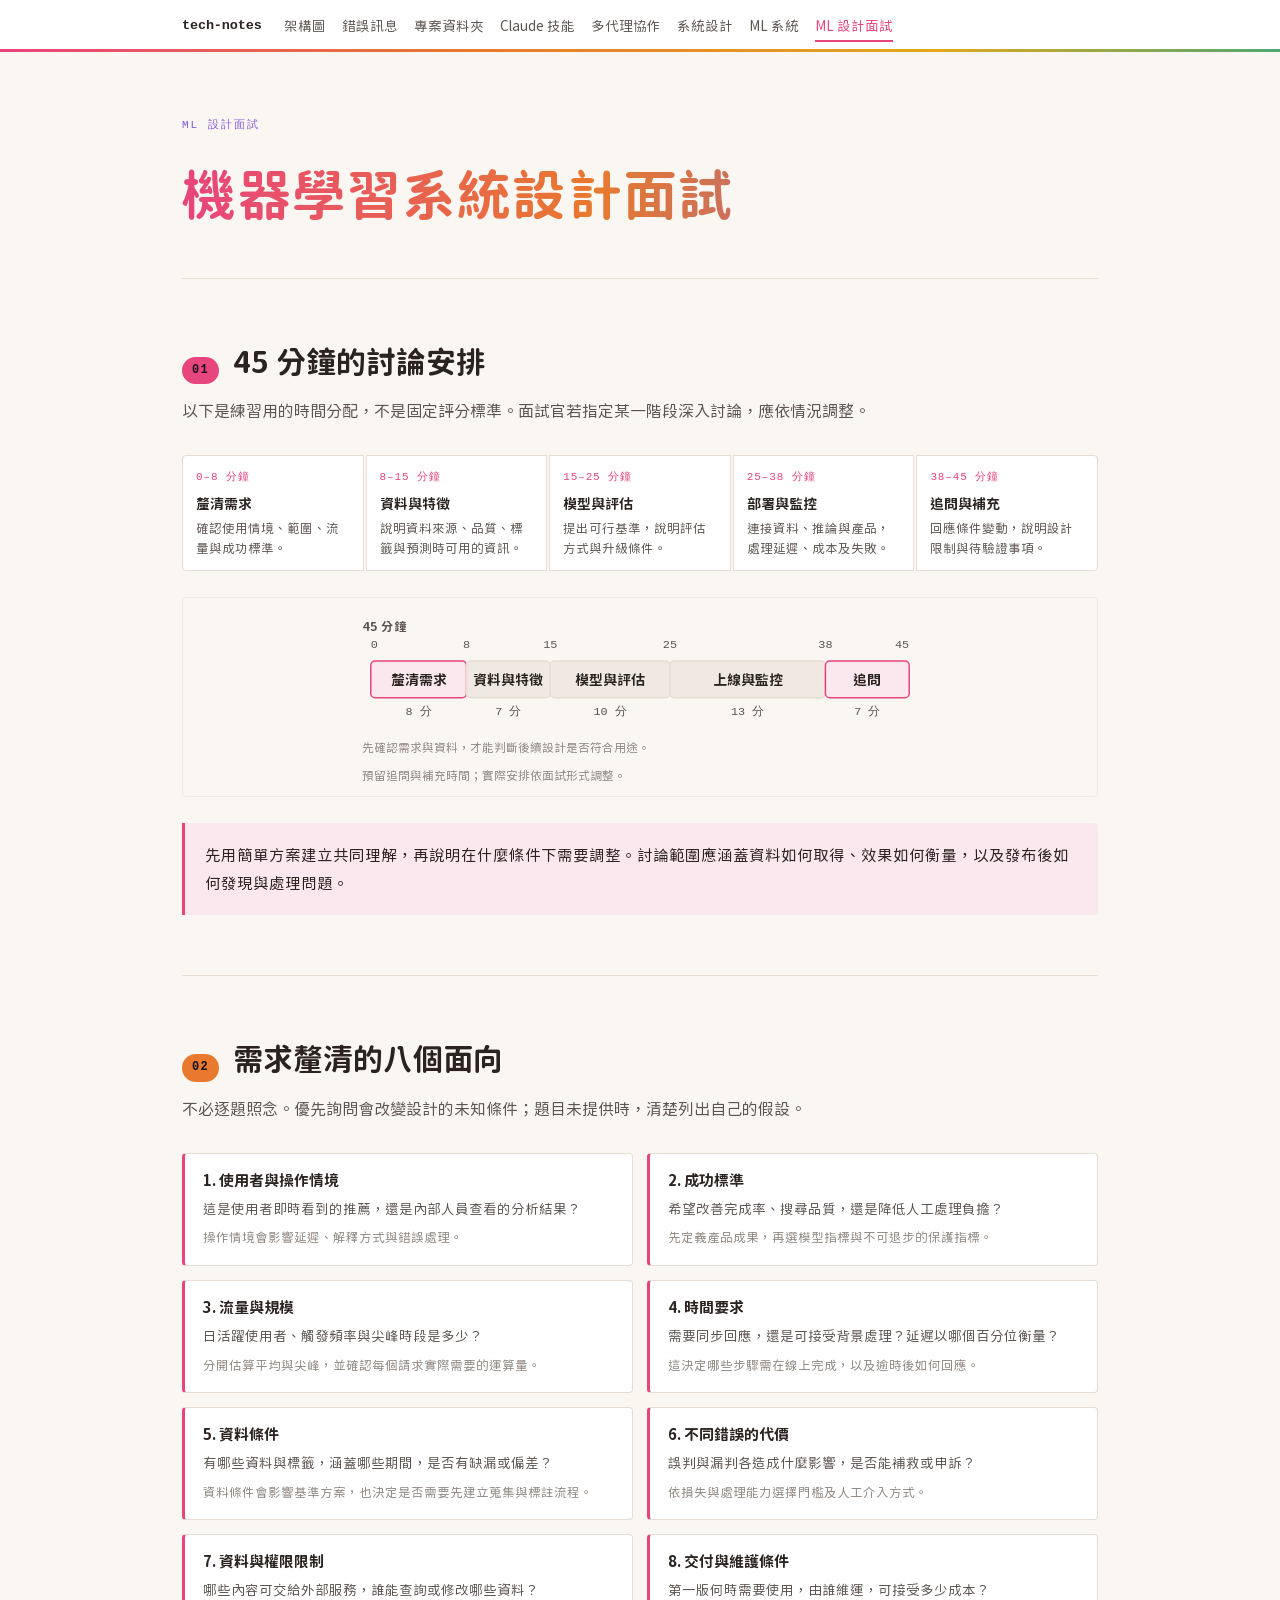
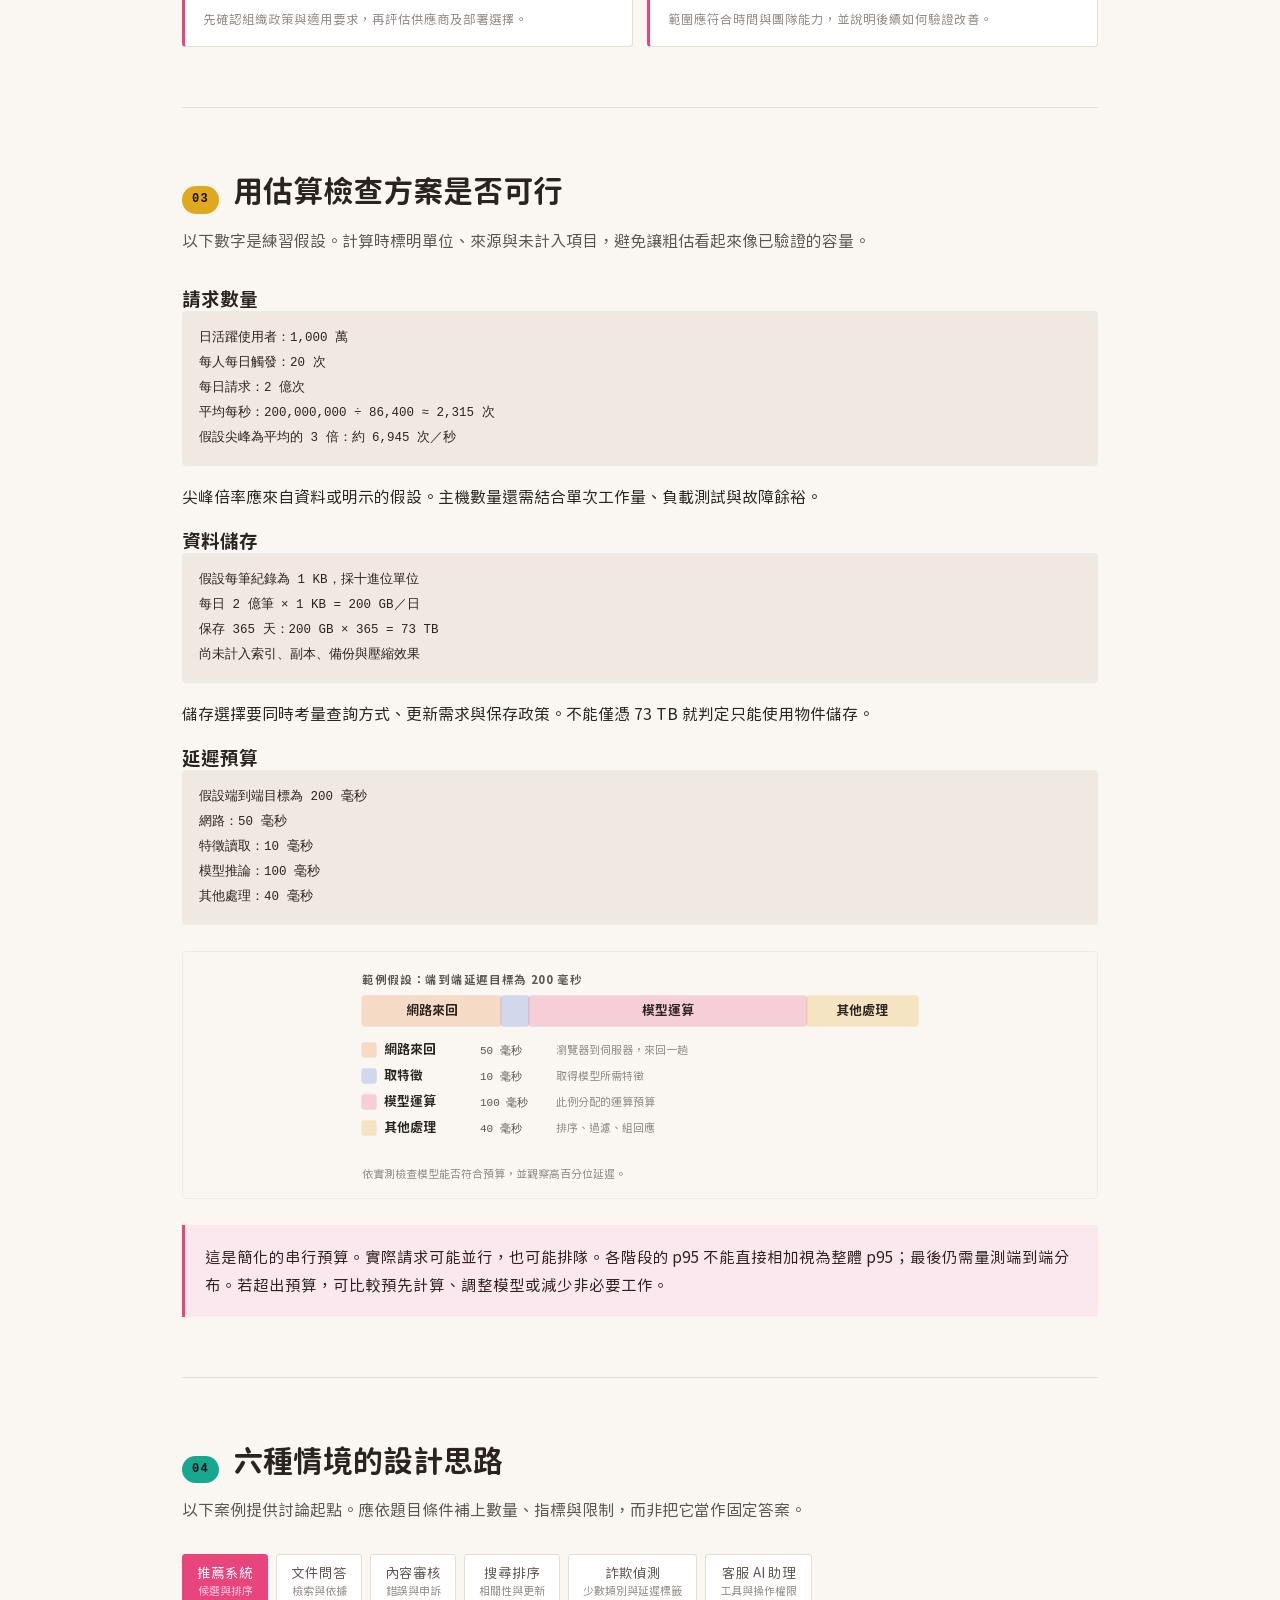
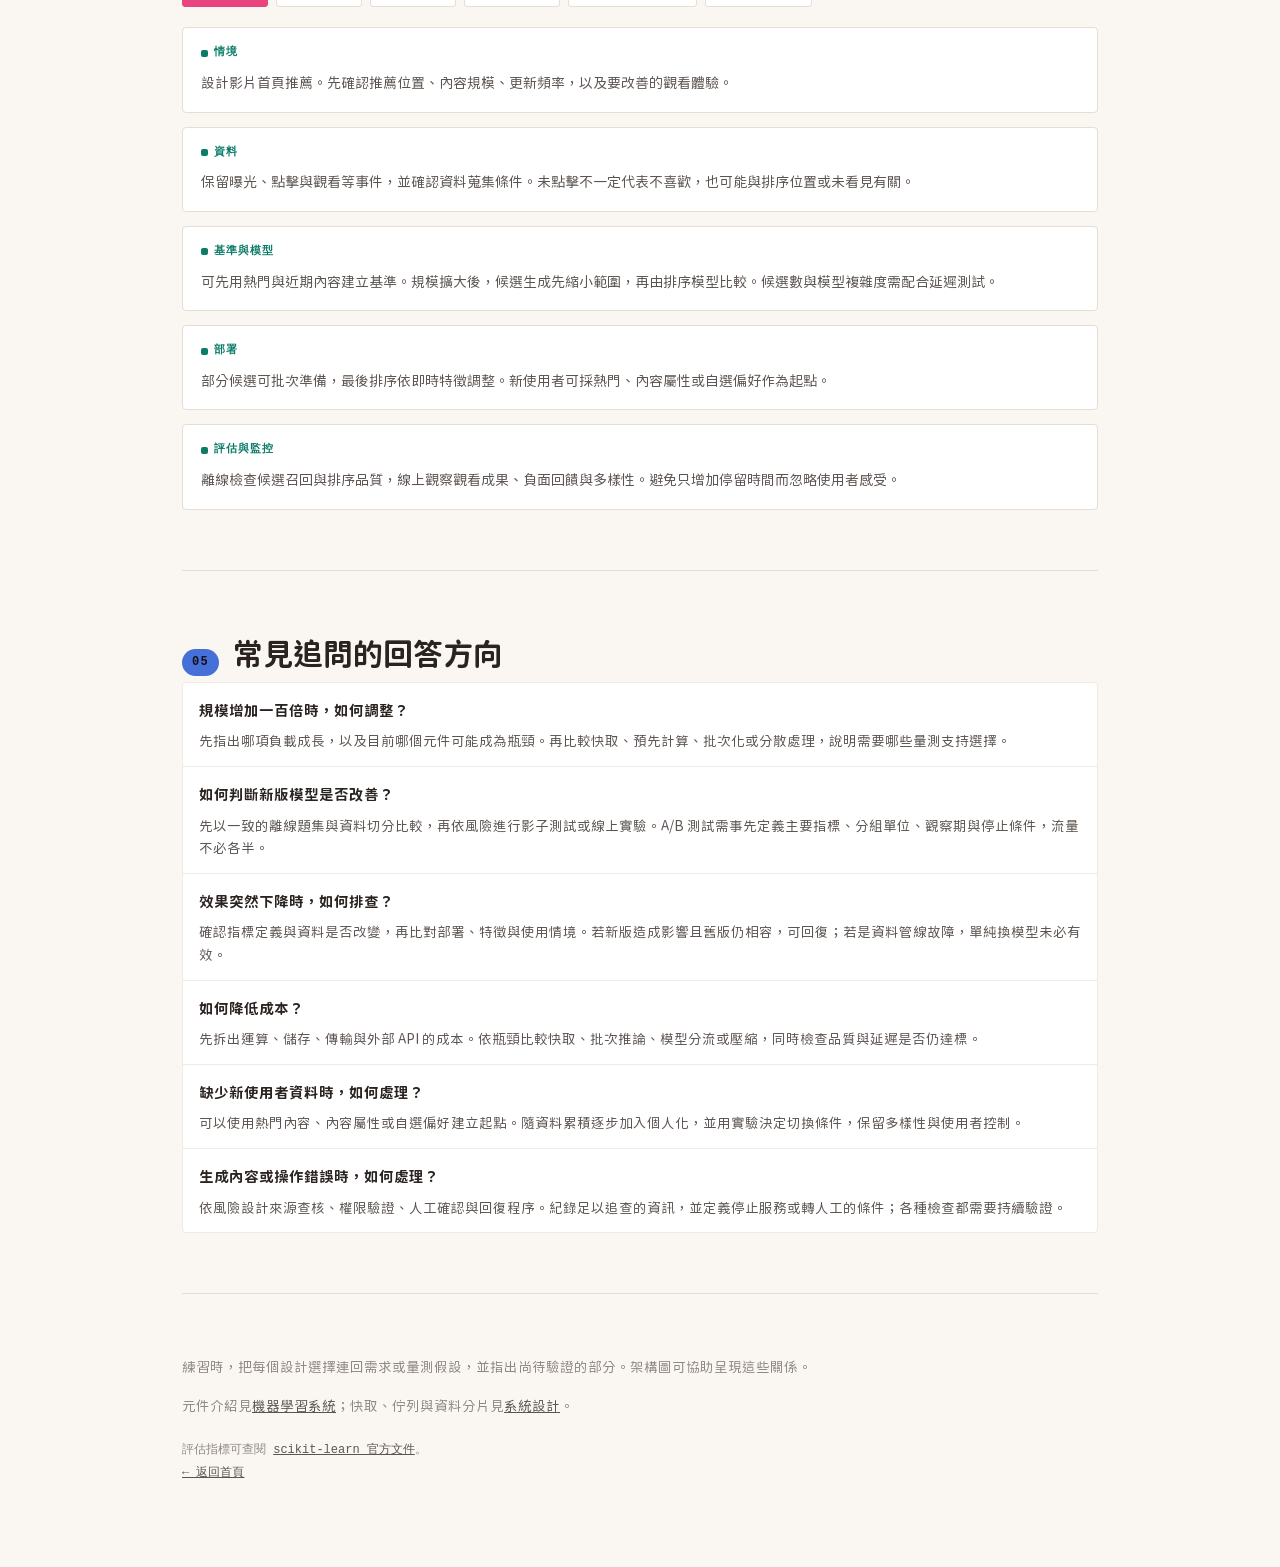
<file: mldesign.html>
<!doctype html>
<meta charset="utf-8">
<meta name="viewport" content="width=device-width,initial-scale=1">
<title>機器學習系統設計面試 · tech-notes</title>
<meta name="description" content="以需求、資料與容量估算建立機器學習系統設計的討論順序，透過六種案例練習模型、部署與驗證方式。">
<link rel="icon" href="data:image/svg+xml,<svg xmlns='http://www.w3.org/2000/svg' viewBox='0 0 100 100'><text y='.9em' font-size='90'>🗺️</text></svg>">
<link rel="stylesheet" href="assets/base.css">
<script src="assets/reveal.js" defer></script>
<style>
/* 時間軸 */
.clock{display:grid; grid-template-columns:repeat(5,1fr); gap:2px; margin-bottom:18px}
@media (max-width:760px){.clock{grid-template-columns:1fr}}
.ck{
  background:var(--paper-2); border:1px solid var(--line); padding:12px 13px;
  display:flex; flex-direction:column; gap:5px;
}
.ck:first-child{border-radius:4px 0 0 4px}
.ck:last-child{border-radius:0 4px 4px 0}
@media (max-width:760px){.ck,.ck:first-child,.ck:last-child{border-radius:4px}}
.ck .m{font-family:var(--font-mono); font-size:11px; color:var(--accent); letter-spacing:.08em}
.ck .t{font-size:14px; font-weight:700; line-height:1.45}
.ck .d{font-size:12.5px; color:var(--ink-2); line-height:1.6}

/* 問題清單 */
.asks{display:grid; grid-template-columns:1fr 1fr; gap:14px}
@media (max-width:860px){.asks{grid-template-columns:1fr}}
.ask{
  border:1px solid var(--line); border-left:3px solid var(--accent);
  border-radius:4px; background:var(--paper-2); padding:15px 18px 17px;
}
.ask h3{font-size:15px; margin-bottom:7px}
.ask p{margin:0 0 7px; font-size:13.5px; color:var(--ink-2); line-height:1.7}
.ask p:last-child{margin-bottom:0}
.ask .why{color:var(--ink-3); font-size:12.5px}

/* 算式 */
.calc{
  font-family:var(--font-mono); font-size:12.5px; line-height:2;
  background:var(--paper-3); padding:15px 17px; border-radius:4px;
  overflow-x:auto; white-space:pre; color:var(--ink); margin:0 0 14px;
}
.calc i{font-style:normal; color:var(--ink-3)}
.calc b{color:var(--accent); font-weight:700}

/* 三題分頁 */
.tabs{display:flex; gap:8px; flex-wrap:wrap; margin-bottom:20px}
.tab{
  font-family:var(--font-cn); font-size:13.5px; padding:8px 14px;
  border:1px solid var(--line); background:var(--paper-2); color:var(--ink-2);
  border-radius:3px; cursor:pointer; transition:all .13s; line-height:1.4;
}
.tab small{display:block; font-size:11px; color:var(--ink-3); margin-top:1px}
.tab:hover{border-color:var(--accent); color:var(--accent)}
.tab[aria-selected="true"]{background:var(--accent); border-color:var(--accent); color:var(--on-accent)}
.tab[aria-selected="true"] small{color:var(--on-accent); opacity:.75}
.panel[hidden]{display:none}
.qa{display:flex; flex-direction:column; gap:14px}
.qa > div{
  border:1px solid var(--line); border-radius:4px; background:var(--paper-2);
  padding:15px 18px 17px;
}
.qa dt{
  font-family:var(--font-mono); font-size:10px; letter-spacing:.13em;
  color:var(--ink-3); text-transform:uppercase; margin-bottom:6px;
}
.qa dd{margin:0; font-size:14px; color:var(--ink-2); line-height:1.75}
.qa dd b{color:var(--ink)}
.qa dd code{
  font-family:var(--font-mono); font-size:12.5px; background:var(--paper-3);
  padding:1px 5px; border-radius:3px; color:var(--ink);
}

/* 追問 */
.fu{display:grid; gap:1px; background:var(--line-soft); border:1px solid var(--line-soft); border-radius:4px; overflow:hidden}
.fu > div{background:var(--paper-2); padding:14px 16px}
.fu .q{font-size:14.5px; font-weight:700; margin-bottom:6px}
.fu .a{font-size:13.5px; color:var(--ink-2); line-height:1.7}
.fu .a b{color:var(--ink)}
</style>

<nav class="topnav">
<div class="topnav-in">
  <a class="brand" href="./">tech-notes</a>
  <div class="navlinks">
    <a href="architecture.html">架構圖</a>
    <a href="errors.html">錯誤訊息</a>
    <a href="project.html">專案資料夾</a>
    <a href="skills.html">Claude 技能</a>
    <a href="agents.html">多代理協作</a>
    <a href="sysdesign.html">系統設計</a>
    <a href="mlsystem.html">ML 系統</a>
    <a href="mldesign.html" aria-current="page">ML 設計面試</a>
  </div>
</div></nav>

<div class="wrap">

<svg class="figdefs" width="0" height="0" aria-hidden="true" focusable="false"
     style="position:absolute;overflow:hidden"><defs>
  <marker id="fa" viewBox="0 0 10 8" refX="9" refY="4" markerWidth="7" markerHeight="6" orient="auto">
    <path d="M0 0 L10 4 L0 8 Z" fill="var(--ink-3)"/></marker>
  <marker id="fac" viewBox="0 0 10 8" refX="9" refY="4" markerWidth="7" markerHeight="6" orient="auto">
    <path d="M0 0 L10 4 L0 8 Z" fill="var(--accent)"/></marker>
</defs></svg>


<header>
<div class="eyebrow">ML 設計面試</div>
<h1>機器學習系統設計面試</h1>
</header>
<section>
<div class="sec-head"><span class="sec-num">01</span>
<h2>45 分鐘的討論安排</h2>
</div>
<p class="sec-lede">以下是練習用的時間分配，不是固定評分標準。面試官若指定某一階段深入討論，應依情況調整。</p>
<div class="clock">
<div class="ck"><span class="m">0–8 分鐘</span><span class="t">釐清需求</span><span class="d">確認使用情境、範圍、流量與成功標準。</span>
</div>
<div class="ck"><span class="m">8–15 分鐘</span><span class="t">資料與特徵</span><span class="d">說明資料來源、品質、標籤與預測時可用的資訊。</span>
</div>
<div class="ck"><span class="m">15–25 分鐘</span><span class="t">模型與評估</span><span class="d">提出可行基準，說明評估方式與升級條件。</span>
</div>
<div class="ck"><span class="m">25–38 分鐘</span><span class="t">部署與監控</span><span class="d">連接資料、推論與產品，處理延遲、成本及失敗。</span>
</div>
<div class="ck"><span class="m">38–45 分鐘</span><span class="t">追問與補充</span><span class="d">回應條件變動，說明設計限制與待驗證事項。</span>
</div>
</div><figure class="fig">
<svg viewBox="0 0 520 158" role="img" aria-label="45 分鐘的五個階段各佔多久"><text class="f-hd" x="2" y="12">45 分鐘</text><rect x="10.0" y="40" width="88.9" height="34" rx="4" fill="var(--accent-soft)" stroke="var(--accent)" stroke-width="1.4"/><text class="f-t" x="54.45" y="62" text-anchor="middle">釐清需求</text><text class="f-s" x="54.4" y="90" text-anchor="middle">8 分</text><rect x="98.9" y="40" width="77.8" height="34" rx="4" fill="var(--paper-3)" stroke="var(--line)" stroke-width="1.4"/><text class="f-t" x="137.8" y="62" text-anchor="middle">資料與特徵</text><text class="f-s" x="137.8" y="90" text-anchor="middle">7 分</text><rect x="176.7" y="40" width="111.1" height="34" rx="4" fill="var(--paper-3)" stroke="var(--line)" stroke-width="1.4"/><text class="f-t" x="232.25" y="62" text-anchor="middle">模型與評估</text><text class="f-s" x="232.2" y="90" text-anchor="middle">10 分</text><rect x="287.8" y="40" width="144.4" height="34" rx="4" fill="var(--paper-3)" stroke="var(--line)" stroke-width="1.4"/><text class="f-t" x="360" y="62" text-anchor="middle">上線與監控</text><text class="f-s" x="360.0" y="90" text-anchor="middle">13 分</text><rect x="432.2" y="40" width="77.8" height="34" rx="4" fill="var(--accent-soft)" stroke="var(--accent)" stroke-width="1.4"/><text class="f-t" x="471.1" y="62" text-anchor="middle">追問</text><text class="f-s" x="471.1" y="90" text-anchor="middle">7 分</text><text class="f-s" x="10.0" y="28" text-anchor="start">0</text><text class="f-s" x="98.9" y="28" text-anchor="middle">8</text><text class="f-s" x="176.7" y="28" text-anchor="middle">15</text><text class="f-s" x="287.8" y="28" text-anchor="middle">25</text><text class="f-s" x="432.2" y="28" text-anchor="middle">38</text><text class="f-s" x="510.0" y="28" text-anchor="end">45</text><text class="f-l" x="2" y="124">先確認需求與資料，才能判斷後續設計是否符合用途。</text><text class="f-l" x="2" y="150">預留追問與補充時間；實際安排依面試形式調整。</text></svg>
</figure>
<div class="callout">先用簡單方案建立共同理解，再說明在什麼條件下需要調整。討論範圍應涵蓋資料如何取得、效果如何衡量，以及發布後如何發現與處理問題。</div>
</section>
<section>
<div class="sec-head"><span class="sec-num">02</span>
<h2>需求釐清的八個面向</h2>
</div>
<p class="sec-lede">不必逐題照念。優先詢問會改變設計的未知條件；題目未提供時，清楚列出自己的假設。</p>
<div class="asks">
<div class="ask">
<h3>1. 使用者與操作情境</h3>
<p>這是使用者即時看到的推薦，還是內部人員查看的分析結果？</p>
<p class="why">操作情境會影響延遲、解釋方式與錯誤處理。</p>
</div>
<div class="ask">
<h3>2. 成功標準</h3>
<p>希望改善完成率、搜尋品質，還是降低人工處理負擔？</p>
<p class="why">先定義產品成果，再選模型指標與不可退步的保護指標。</p>
</div>
<div class="ask">
<h3>3. 流量與規模</h3>
<p>日活躍使用者、觸發頻率與尖峰時段是多少？</p>
<p class="why">分開估算平均與尖峰，並確認每個請求實際需要的運算量。</p>
</div>
<div class="ask">
<h3>4. 時間要求</h3>
<p>需要同步回應，還是可接受背景處理？延遲以哪個百分位衡量？</p>
<p class="why">這決定哪些步驟需在線上完成，以及逾時後如何回應。</p>
</div>
<div class="ask">
<h3>5. 資料條件</h3>
<p>有哪些資料與標籤，涵蓋哪些期間，是否有缺漏或偏差？</p>
<p class="why">資料條件會影響基準方案，也決定是否需要先建立蒐集與標註流程。</p>
</div>
<div class="ask">
<h3>6. 不同錯誤的代價</h3>
<p>誤判與漏判各造成什麼影響，是否能補救或申訴？</p>
<p class="why">依損失與處理能力選擇門檻及人工介入方式。</p>
</div>
<div class="ask">
<h3>7. 資料與權限限制</h3>
<p>哪些內容可交給外部服務，誰能查詢或修改哪些資料？</p>
<p class="why">先確認組織政策與適用要求，再評估供應商及部署選擇。</p>
</div>
<div class="ask">
<h3>8. 交付與維護條件</h3>
<p>第一版何時需要使用，由誰維運，可接受多少成本？</p>
<p class="why">範圍應符合時間與團隊能力，並說明後續如何驗證改善。</p>
</div>
</div>
</section>
<section>
<div class="sec-head"><span class="sec-num">03</span>
<h2>用估算檢查方案是否可行</h2>
</div>
<p class="sec-lede">以下數字是練習假設。計算時標明單位、來源與未計入項目，避免讓粗估看起來像已驗證的容量。</p>
<h3>請求數量</h3>
<div class="calc">日活躍使用者：1,000 萬
每人每日觸發：20 次
每日請求：2 億次
平均每秒：200,000,000 ÷ 86,400 ≈ 2,315 次
假設尖峰為平均的 3 倍：約 6,945 次／秒</div>
<p>尖峰倍率應來自資料或明示的假設。主機數量還需結合單次工作量、負載測試與故障餘裕。</p>
<h3>資料儲存</h3>
<div class="calc">假設每筆紀錄為 1 KB，採十進位單位
每日 2 億筆 × 1 KB = 200 GB／日
保存 365 天：200 GB × 365 = 73 TB
尚未計入索引、副本、備份與壓縮效果</div>
<p>儲存選擇要同時考量查詢方式、更新需求與保存政策。不能僅憑 73 TB 就判定只能使用物件儲存。</p>
<h3>延遲預算</h3>
<div class="calc">假設端到端目標為 200 毫秒
網路：50 毫秒
特徵讀取：10 毫秒
模型推論：100 毫秒
其他處理：40 毫秒</div><figure class="fig">
<svg viewBox="0 0 560 218" role="img" aria-label="200 毫秒的預算怎麼分給網路、特徵、模型和其他"><text class="f-hd" x="2" y="12">範例假設：端到端延遲目標為 200 毫秒</text><rect x="2.0" y="24" width="139.0" height="30" rx="3" fill="var(--ochre)" opacity=".22" stroke="var(--ochre)" stroke-width="1.3"/><text class="f-t" x="71.5" y="43" text-anchor="middle">網路來回</text><rect x="141.0" y="24" width="27.8" height="30" rx="3" fill="var(--d5)" opacity=".22" stroke="var(--d5)" stroke-width="1.3"/><rect x="168.8" y="24" width="278.0" height="30" rx="3" fill="var(--accent)" opacity=".22" stroke="var(--accent)" stroke-width="1.3"/><text class="f-t" x="307.8" y="43" text-anchor="middle">模型運算</text><rect x="446.8" y="24" width="111.2" height="30" rx="3" fill="var(--d2)" opacity=".22" stroke="var(--d2)" stroke-width="1.3"/><text class="f-t" x="502.4" y="43" text-anchor="middle">其他處理</text><rect x="2" y="71" width="14" height="14" rx="2" fill="var(--ochre)" opacity=".22" stroke="var(--ochre)" stroke-width="1.3"/><text class="f-t" x="24" y="82">網路來回</text><text class="f-s" x="120" y="82">50 毫秒</text><text class="f-l" x="196" y="82">瀏覽器到伺服器，來回一趟</text><rect x="2" y="97" width="14" height="14" rx="2" fill="var(--d5)" opacity=".22" stroke="var(--d5)" stroke-width="1.3"/><text class="f-t" x="24" y="108">取特徵</text><text class="f-s" x="120" y="108">10 毫秒</text><text class="f-l" x="196" y="108">取得模型所需特徵</text><rect x="2" y="123" width="14" height="14" rx="2" fill="var(--accent)" opacity=".22" stroke="var(--accent)" stroke-width="1.3"/><text class="f-t" x="24" y="134">模型運算</text><text class="f-s" x="120" y="134">100 毫秒</text><text class="f-l" x="196" y="134">此例分配的運算預算</text><rect x="2" y="149" width="14" height="14" rx="2" fill="var(--d2)" opacity=".22" stroke="var(--d2)" stroke-width="1.3"/><text class="f-t" x="24" y="160">其他處理</text><text class="f-s" x="120" y="160">40 毫秒</text><text class="f-l" x="196" y="160">排序、過濾、組回應</text><text class="f-l" x="2" y="206">依實測檢查模型能否符合預算，並觀察高百分位延遲。</text></svg>
</figure>
<div class="callout">這是簡化的串行預算。實際請求可能並行，也可能排隊。各階段的 p95 不能直接相加視為整體 p95；最後仍需量測端到端分布。若超出預算，可比較預先計算、調整模型或減少非必要工作。</div>
</section>
<section>
<div class="sec-head"><span class="sec-num">04</span>
<h2>六種情境的設計思路</h2>
</div>
<p class="sec-lede">以下案例提供討論起點。應依題目條件補上數量、指標與限制，而非把它當作固定答案。</p>
<div class="tabs" role="tablist"><button class="tab" role="tab" data-t="rec" aria-selected="true">推薦系統<small>候選與排序</small></button><button class="tab" role="tab" data-t="rag" aria-selected="false">文件問答<small>檢索與依據</small></button><button class="tab" role="tab" data-t="mod" aria-selected="false">內容審核<small>錯誤與申訴</small></button><button class="tab" role="tab" data-t="search" aria-selected="false">搜尋排序<small>相關性與更新</small></button><button class="tab" role="tab" data-t="fraud" aria-selected="false">詐欺偵測<small>少數類別與延遲標籤</small></button><button class="tab" role="tab" data-t="agent" aria-selected="false">客服 AI 助理<small>工具與操作權限</small></button>
</div>
<div class="panel" data-panel="rec">
<div class="qa">
<div>
<dt>情境</dt>
<dd>設計影片首頁推薦。先確認推薦位置、內容規模、更新頻率，以及要改善的觀看體驗。</dd>
</div>
<div>
<dt>資料</dt>
<dd>保留曝光、點擊與觀看等事件，並確認資料蒐集條件。未點擊不一定代表不喜歡，也可能與排序位置或未看見有關。</dd>
</div>
<div>
<dt>基準與模型</dt>
<dd>可先用熱門與近期內容建立基準。規模擴大後，候選生成先縮小範圍，再由排序模型比較。候選數與模型複雜度需配合延遲測試。</dd>
</div>
<div>
<dt>部署</dt>
<dd>部分候選可批次準備，最後排序依即時特徵調整。新使用者可採熱門、內容屬性或自選偏好作為起點。</dd>
</div>
<div>
<dt>評估與監控</dt>
<dd>離線檢查候選召回與排序品質，線上觀察觀看成果、負面回饋與多樣性。避免只增加停留時間而忽略使用者感受。</dd>
</div>
</div>
</div>
<div class="panel" data-panel="rag" hidden>
<div class="qa">
<div>
<dt>情境</dt>
<dd>讓員工以自然語句查詢內部文件。確認格式、版本、更新頻率、權限與外部資料傳輸限制。</dd>
</div>
<div>
<dt>資料</dt>
<dd>解析文件並保留來源、段落位置、版本與存取規則。索引更新也要處理刪除與權限變更。</dd>
</div>
<div>
<dt>基準與模型</dt>
<dd>先比較關鍵字搜尋與向量檢索，再評估混合檢索與重排是否有幫助。候選片段數量依測試設定，不固定為某一組數字。</dd>
</div>
<div>
<dt>部署</dt>
<dd>在未授權內容交給模型或使用者之前執行權限檢查。回答附上可核對的來源；依據不足時應說明限制，並處理來源中的惡意指示。</dd>
</div>
<div>
<dt>評估與監控</dt>
<dd>分別評估檢索是否取得必要資料、回答是否受到來源支持，以及引用與權限是否正確。使用者回饋可作為線索，仍需人工或標準題集驗證。</dd>
</div>
</div>
</div>
<div class="panel" data-panel="mod" hidden>
<div class="qa">
<div>
<dt>情境</dt>
<dd>辨識平台違規留言。先取得可操作的規則，釐清處理時效、不同錯誤的影響與人工複核能力。</dd>
</div>
<div>
<dt>資料</dt>
<dd>人工處理過的檢舉可作為資料來源，但有選樣偏差。另取具代表性的樣本標註，並觀察不同語言與內容類型。</dd>
</div>
<div>
<dt>基準與模型</dt>
<dd>規則或簡單分類器可作為基準，再檢查哪些錯誤需要語言模型處理。不能假設較大模型一定更符合平台規範。</dd>
</div>
<div>
<dt>部署</dt>
<dd>可依風險分成通過、人工複核與限制顯示等處理方式。門檻同時受錯誤代價、模型校準與人工容量影響。</dd>
</div>
<div>
<dt>評估與監控</dt>
<dd>分別檢查誤判與漏判，追蹤申訴結果。定期抽查未被檢舉的內容，避免只觀察已進入審核的樣本。</dd>
</div>
</div>
</div>
<div class="panel" data-panel="search" hidden>
<div class="qa">
<div>
<dt>情境</dt>
<dd>設計商品搜尋。確認文字查詢、同義詞、多語言、廣告位置與商品更新要求。</dd>
</div>
<div>
<dt>資料</dt>
<dd>使用商品資訊與合法蒐集的查詢互動。無點擊可能代表結果不足，也可能是使用者已取得資訊，需配合情境判讀。</dd>
</div>
<div>
<dt>基準與模型</dt>
<dd>先建立可用的關鍵字搜尋。需要語意匹配時可加入向量檢索，再以排序模型整合相關性與商品訊號。</dd>
</div>
<div>
<dt>部署</dt>
<dd>熱門查詢可快取，但價格、庫存與權限需有更新策略。結果更新時效由產品需求決定。</dd>
</div>
<div>
<dt>評估與監控</dt>
<dd>使用標註的相關性指標，搭配零結果率、無點擊率與後續完成行為。點擊位置受到曝光偏差影響，不能直接等同排序品質。</dd>
</div>
</div>
</div>
<div class="panel" data-panel="fraud" hidden>
<div class="qa">
<div>
<dt>情境</dt>
<dd>在交易流程中辨識風險。先確認回應時間、可採取的措施、誤拒損失與人工覆核流程。</dd>
</div>
<div>
<dt>資料</dt>
<dd>若風險交易只占 0.1%，全部預測正常仍有 99.9% accuracy，因此不能只看整體正確率。確認標籤何時成熟，避免把尚未確認的交易都當成正常。</dd>
</div>
<div>
<dt>基準與模型</dt>
<dd>以可解釋的規則或簡單模型建立基準，再分析金額、頻率與歷史行為等訊號。單一地區或時段本身不應直接視為詐欺證據。</dd>
</div>
<div>
<dt>部署</dt>
<dd>依已驗證的風險程度安排通過、額外驗證或人工處理。即時事件可透過串流特徵更新，歷史統計則可預先準備。</dd>
</div>
<div>
<dt>評估與監控</dt>
<dd>觀察 precision、recall、PR 曲線與實際成本，也要追蹤標籤延遲。重訓時機由漂移與效果驗證決定，不能假設頻繁重訓必然改善。</dd>
</div>
</div>
</div>
<div class="panel" data-panel="agent" hidden>
<div class="qa">
<div>
<dt>情境</dt>
<dd>助理可回答政策並查詢訂單，進一步可能修改地址或申請退貨。先界定可讀、可寫與需確認的操作。</dd>
</div>
<div>
<dt>資料</dt>
<dd>政策內容可透過檢索提供；訂單狀態應向權威系統查詢。歷史對話需依資料政策處理，再作為需求與評估樣本。</dd>
</div>
<div>
<dt>模型與工具</dt>
<dd>工具介面應有明確輸入、回傳與錯誤定義。唯讀操作同樣要驗證帳號與資源權限，寫入則需由服務端檢查條件。</dd>
</div>
<div>
<dt>部署</dt>
<dd>分階段開放功能。具影響的操作先呈現具體內容供確認，並設計冪等、操作紀錄與補償流程；不能假設所有動作都能直接還原。</dd>
</div>
<div>
<dt>評估與監控</dt>
<dd>量測任務完成、工具成功、錯誤操作與適當轉人工的比例。保留可追蹤的必要紀錄，同時限制個人資料的保存與存取。</dd>
</div>
</div>
</div>
</section>
<section>
<div class="sec-head"><span class="sec-num">05</span>
<h2>常見追問的回答方向</h2>
</div>
<div class="fu">
<div>
<div class="q">規模增加一百倍時，如何調整？</div>
<div class="a">先指出哪項負載成長，以及目前哪個元件可能成為瓶頸。再比較快取、預先計算、批次化或分散處理，說明需要哪些量測支持選擇。</div>
</div>
<div>
<div class="q">如何判斷新版模型是否改善？</div>
<div class="a">先以一致的離線題集與資料切分比較，再依風險進行影子測試或線上實驗。A/B 測試需事先定義主要指標、分組單位、觀察期與停止條件，流量不必各半。</div>
</div>
<div>
<div class="q">效果突然下降時，如何排查？</div>
<div class="a">確認指標定義與資料是否改變，再比對部署、特徵與使用情境。若新版造成影響且舊版仍相容，可回復；若是資料管線故障，單純換模型未必有效。</div>
</div>
<div>
<div class="q">如何降低成本？</div>
<div class="a">先拆出運算、儲存、傳輸與外部 API 的成本。依瓶頸比較快取、批次推論、模型分流或壓縮，同時檢查品質與延遲是否仍達標。</div>
</div>
<div>
<div class="q">缺少新使用者資料時，如何處理？</div>
<div class="a">可以使用熱門內容、內容屬性或自選偏好建立起點。隨資料累積逐步加入個人化，並用實驗決定切換條件，保留多樣性與使用者控制。</div>
</div>
<div>
<div class="q">生成內容或操作錯誤時，如何處理？</div>
<div class="a">依風險設計來源查核、權限驗證、人工確認與回復程序。紀錄足以追查的資訊，並定義停止服務或轉人工的條件；各種檢查都需要持續驗證。</div>
</div>
</div>
</section>
<footer>
<p>練習時，把每個設計選擇連回需求或量測假設，並指出尚待驗證的部分。架構圖可協助呈現這些關係。</p>
<p>元件介紹見<a href="mlsystem.html">機器學習系統</a>；快取、佇列與資料分片見<a href="sysdesign.html">系統設計</a>。</p>
<p class="cred">評估指標可查閱 <a href="https://scikit-learn.org/stable/modules/model_evaluation.html">scikit-learn 官方文件</a>。<br><a href="./">← 返回首頁</a>
</p>
</footer>
</div>

<script>
document.querySelectorAll(".tab").forEach(t=>{
  t.addEventListener("click", ()=>{
    document.querySelectorAll(".tab").forEach(x=>x.setAttribute("aria-selected", String(x === t)));
    document.querySelectorAll(".panel").forEach(p=>{
      p.hidden = p.dataset.panel !== t.dataset.t;
    });
  });
});
</script>
</file>
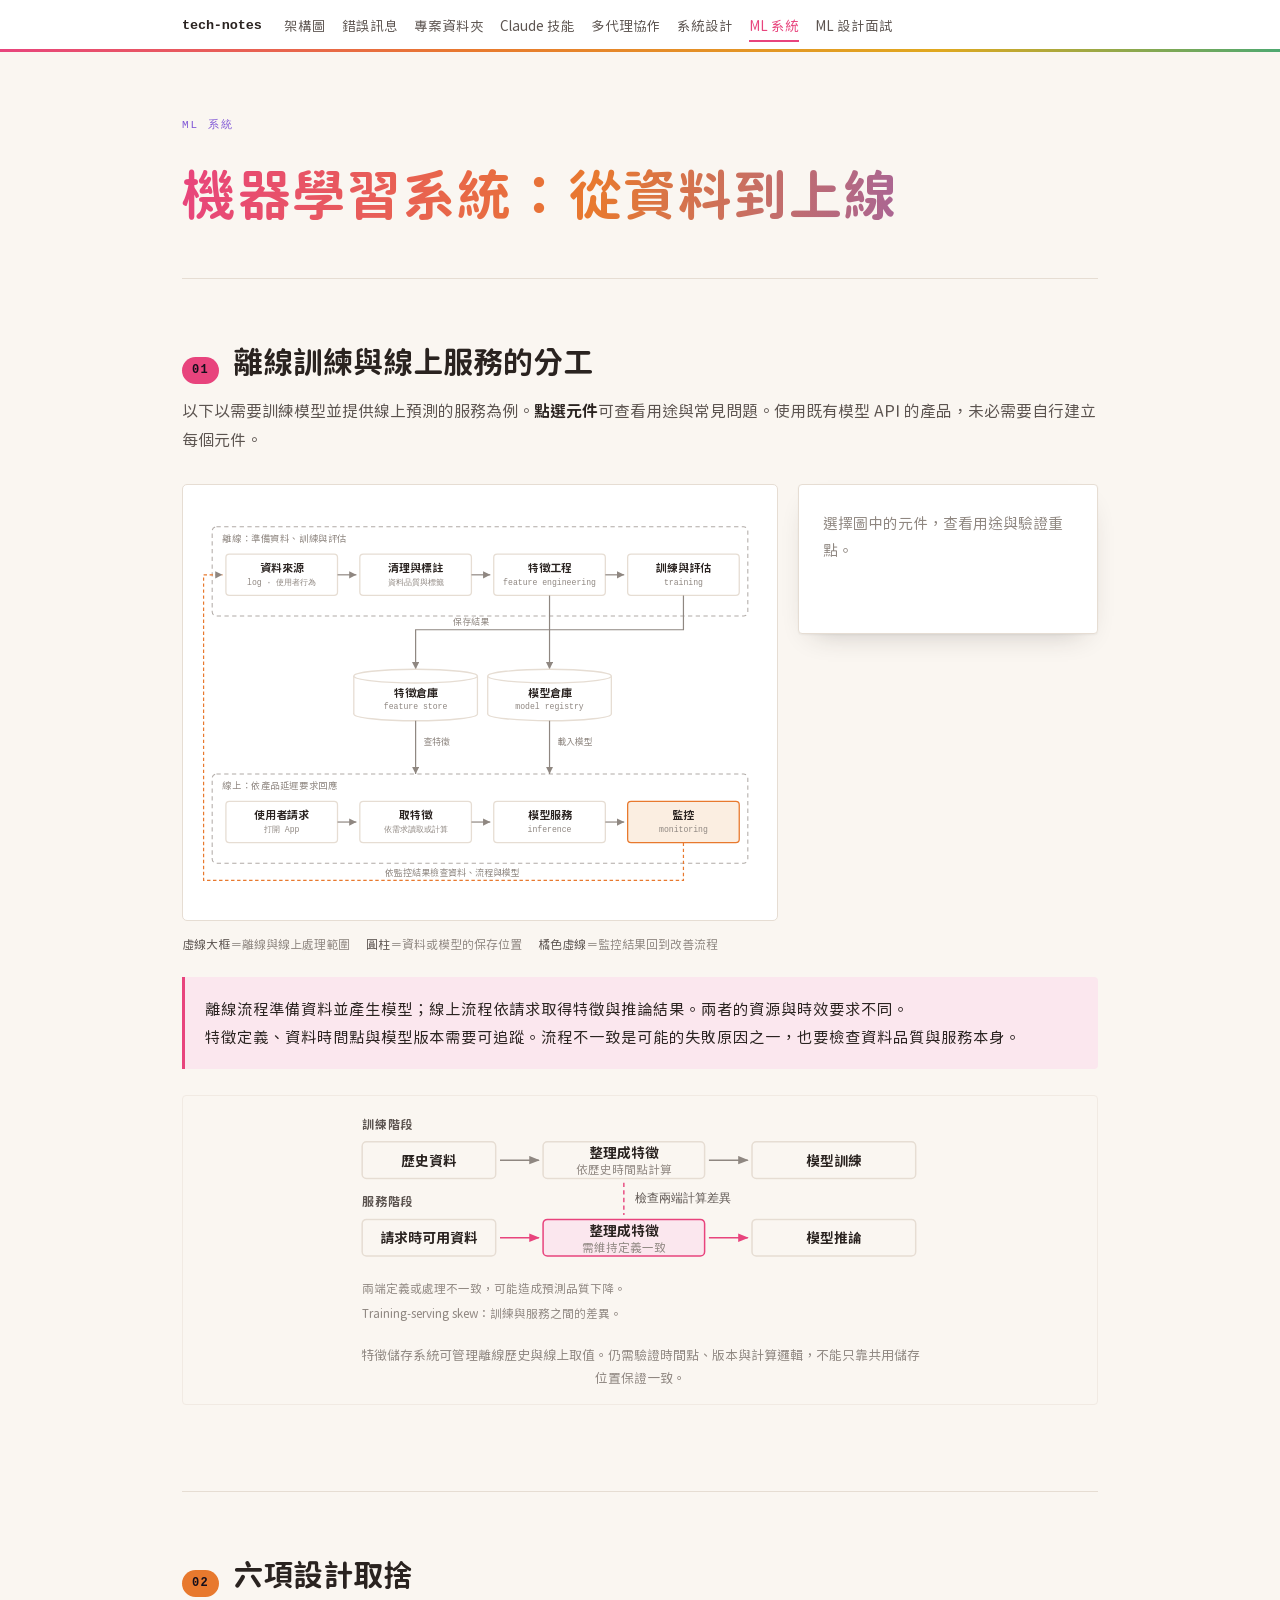
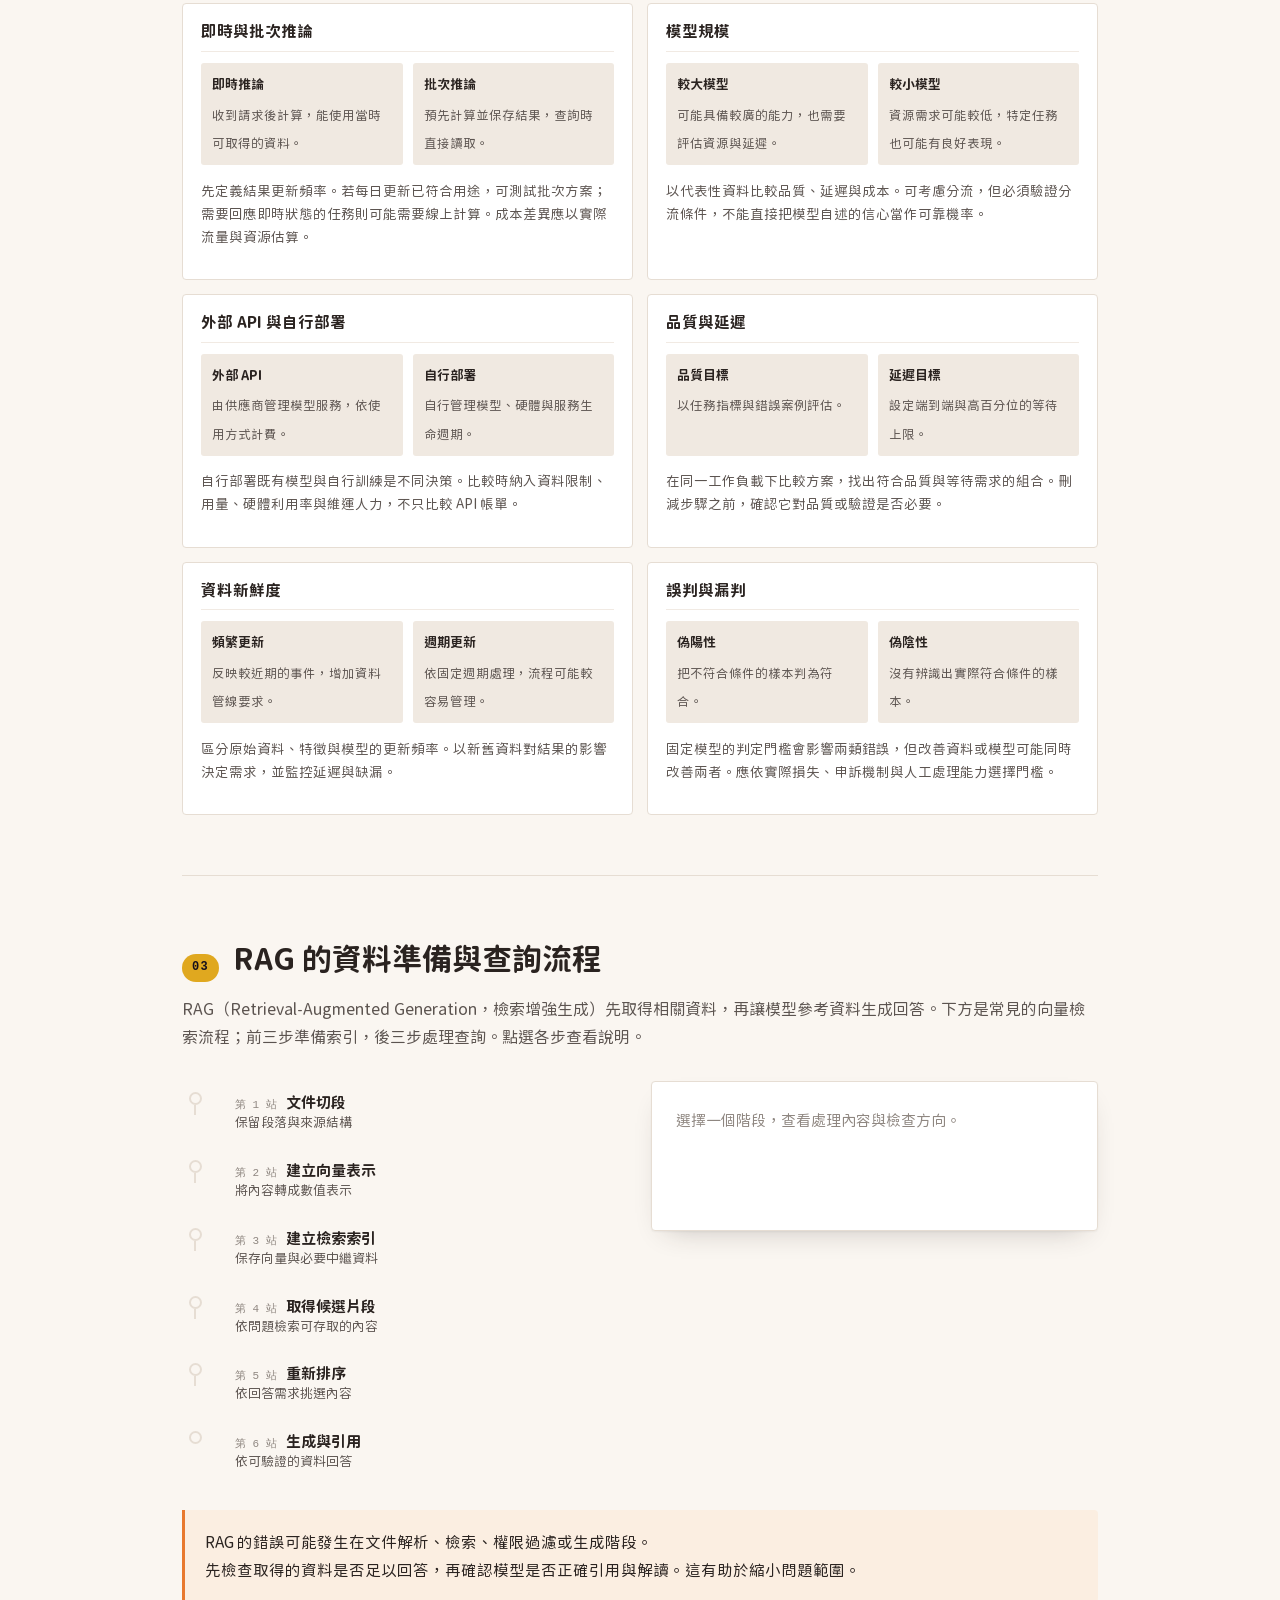
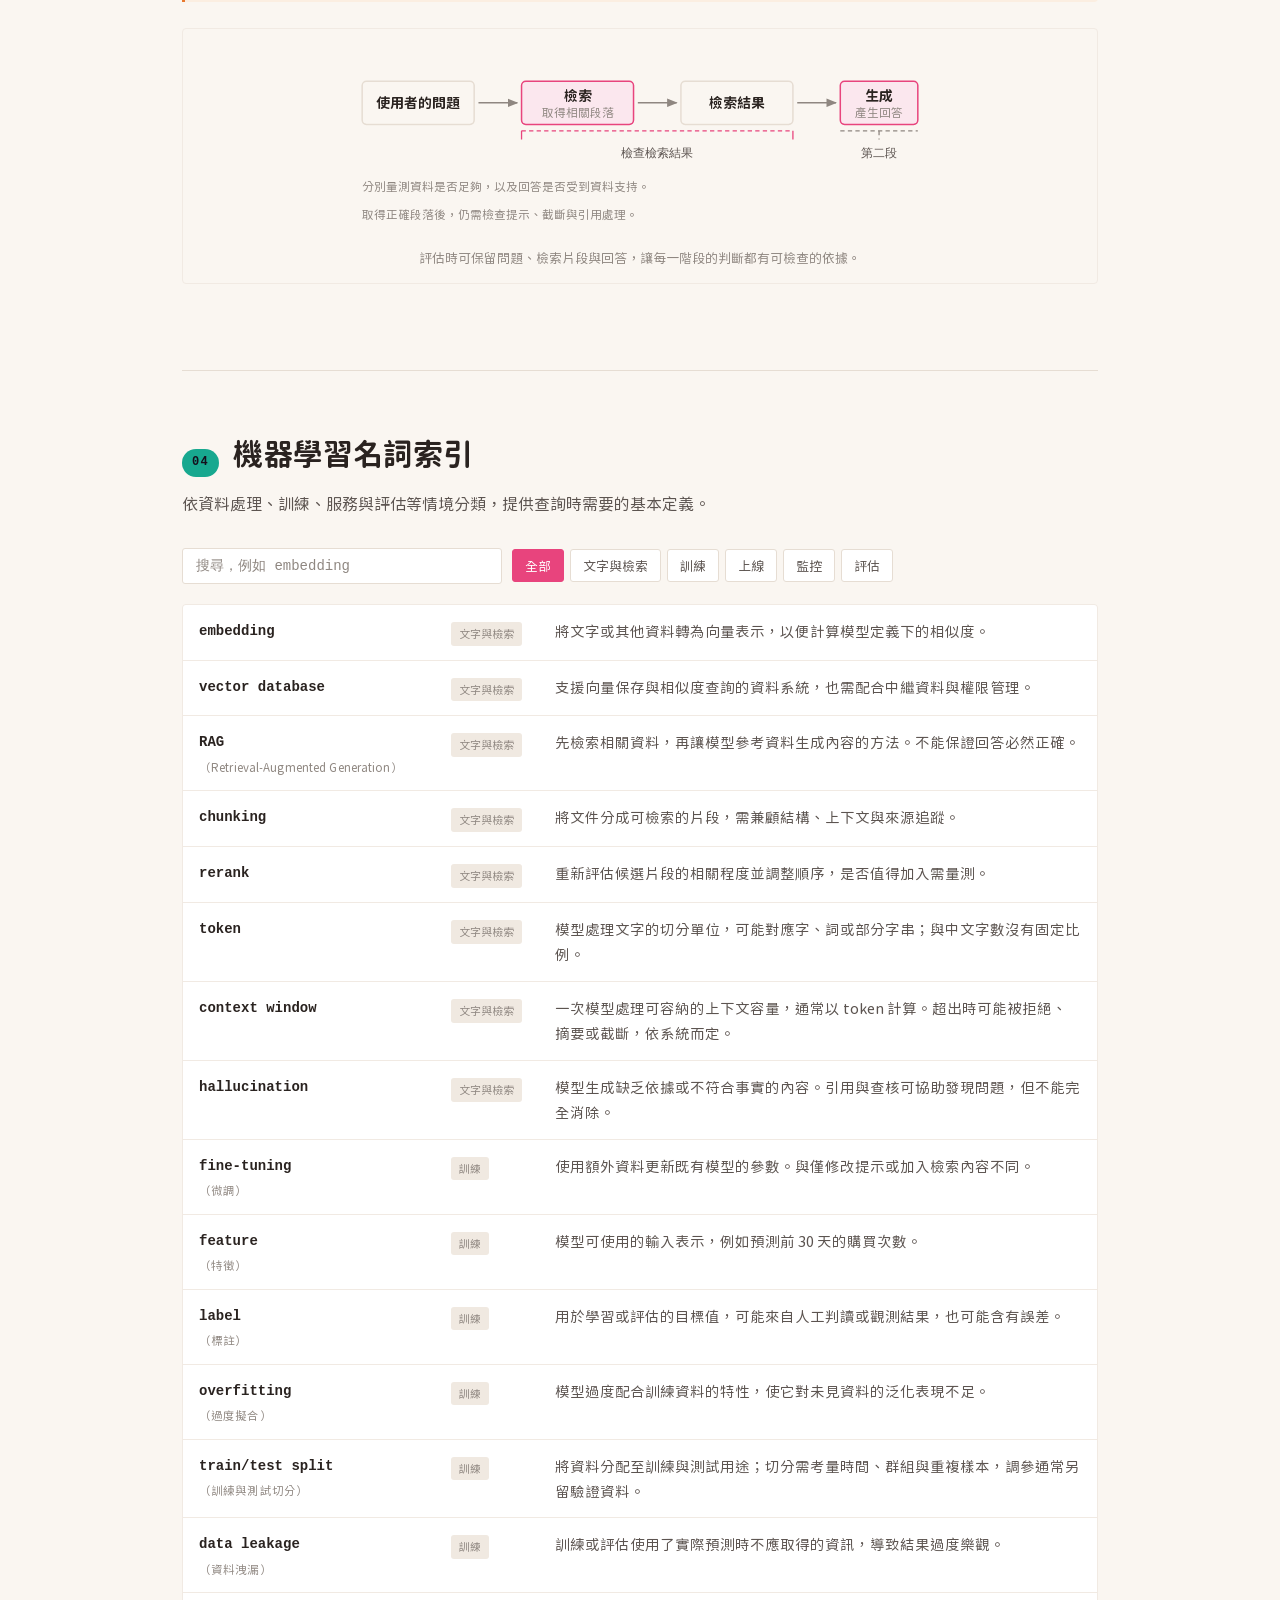
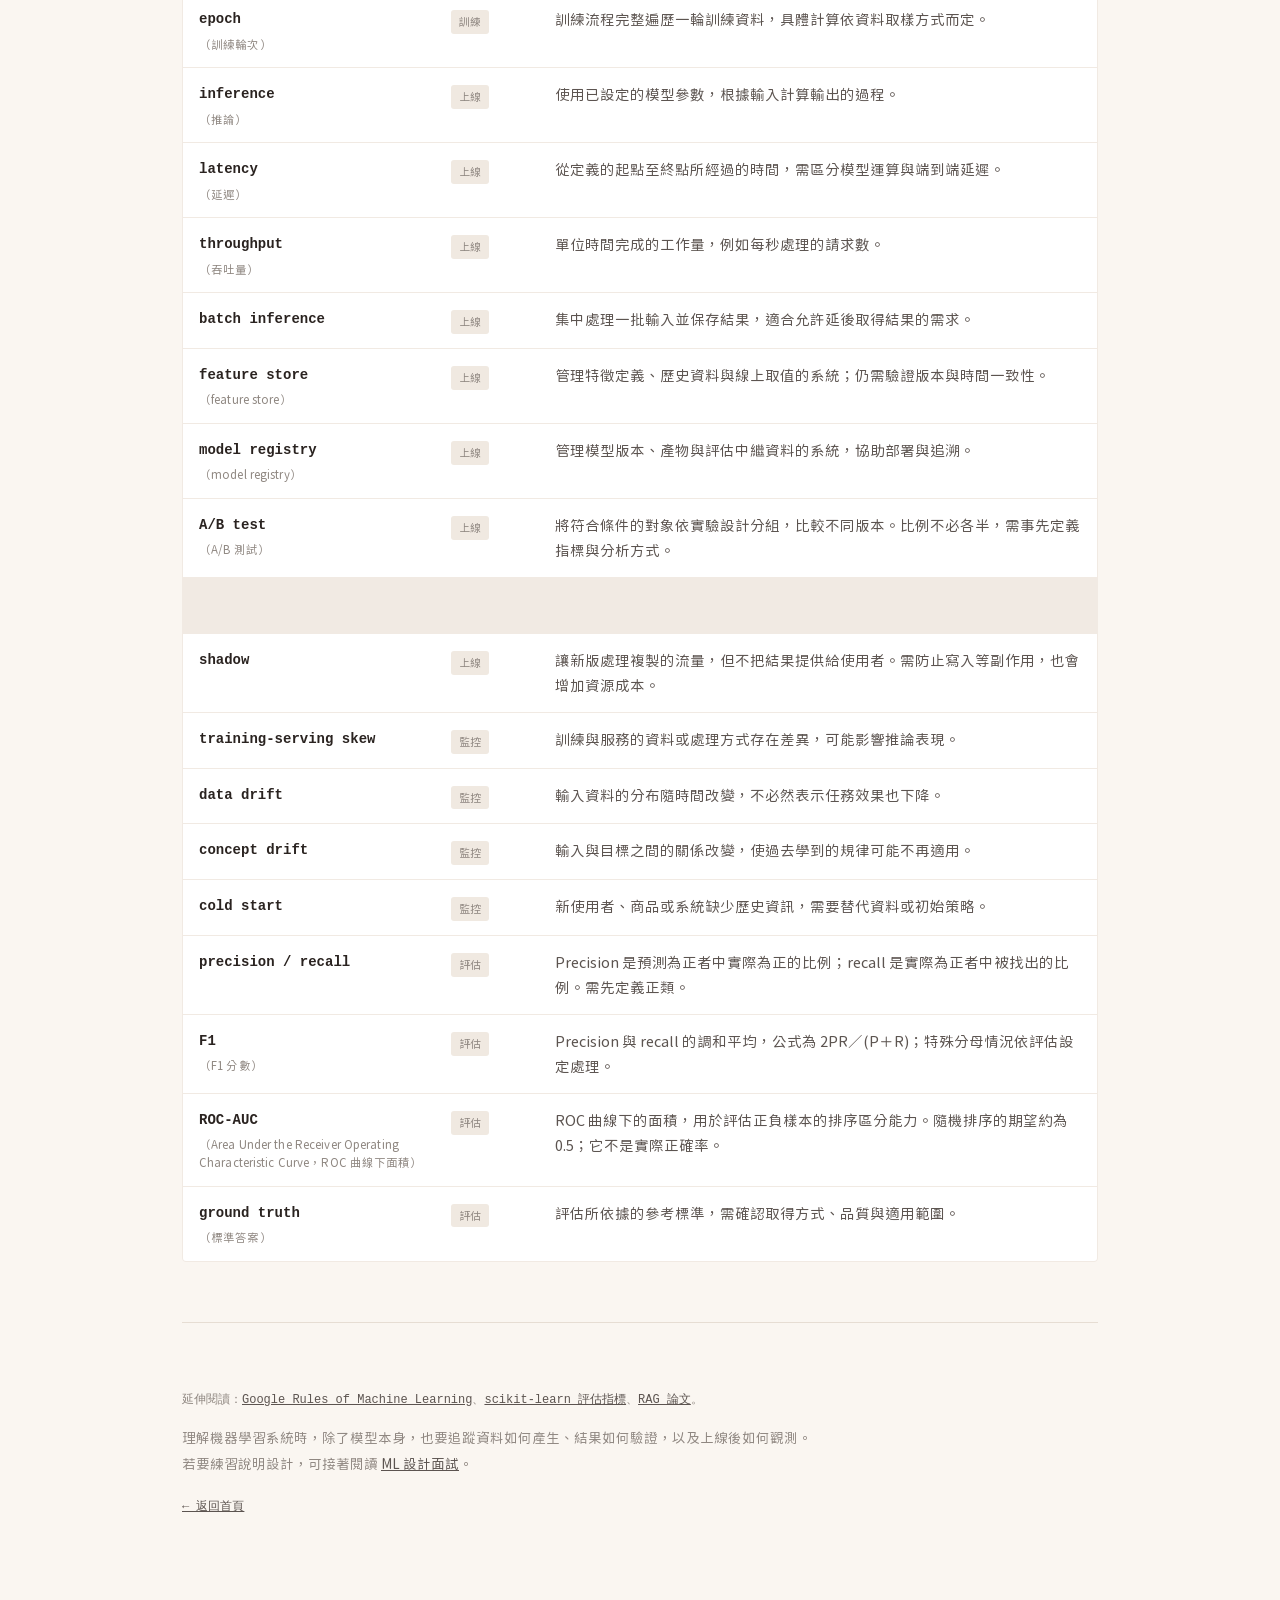
<file: mlsystem.html>
<!doctype html>
<meta charset="utf-8">
<meta name="viewport" content="width=device-width,initial-scale=1">
<title>看懂 ML 系統 · tech-notes</title>
<meta name="description" content="透過互動圖解認識機器學習的資料、訓練與服務流程，理解設計取捨、RAG 檢索與模型評估。">
<link rel="icon" href="data:image/svg+xml,<svg xmlns='http://www.w3.org/2000/svg' viewBox='0 0 100 100'><text y='.9em' font-size='90'>🗺️</text></svg>">
<link rel="stylesheet" href="assets/base.css">
<script src="assets/reveal.js" defer></script>
<style>
.figure{
  background:var(--paper-2); border:1px solid var(--line); border-radius:5px;
  padding:16px 12px; overflow-x:auto;
}
.figure svg{display:block; width:100%; min-width:520px; height:auto}
.t-name{font-family:var(--font-cn); font-size:13px; font-weight:700; fill:var(--ink)}
.t-sub{font-family:var(--font-mono); font-size:9.5px; fill:var(--ink-3)}
.t-edge{font-family:var(--font-cn); font-size:10.5px; fill:var(--ink-3)}
.t-bound{font-family:var(--font-cn); font-size:11px; fill:var(--ink-3); letter-spacing:.06em}
.hot{cursor:pointer}
.hot .sh{transition:stroke .13s, fill .13s}
.hot:hover .sh{stroke:var(--accent)}
.hot.on .sh{stroke:var(--accent); stroke-width:2.2; fill:var(--accent-soft)}
.hot:focus{outline:none}
.hot:focus-visible .sh{stroke:var(--accent); stroke-width:2.2}

.figsplit > *{min-width:0}
.figsplit{display:grid; grid-template-columns:minmax(0,1fr) 300px; gap:20px; align-items:start}
@media (max-width:900px){.figsplit{grid-template-columns:1fr}}
.leg{display:flex; gap:16px; flex-wrap:wrap; margin-top:12px; font-size:12px; color:var(--ink-3)}
.leg b{color:var(--ink-2); font-weight:400}

/* 取捨卡 */
.tos{display:grid; grid-template-columns:1fr 1fr; gap:14px}
@media (max-width:860px){.tos{grid-template-columns:1fr}}
.to{
  border:1px solid var(--line); border-radius:4px; background:var(--paper-2);
  padding:16px 18px 18px;
}
.to h3{font-size:15.5px; margin-bottom:11px; padding-bottom:9px; border-bottom:1px solid var(--line-soft)}
.to .two{display:grid; grid-template-columns:1fr 1fr; gap:10px; margin-bottom:11px}
.to .side{background:var(--paper-3); border-radius:3px; padding:9px 11px}
.to .side b{display:block; font-size:13px; color:var(--ink); margin-bottom:3px}
.to .side span{font-size:12.5px; color:var(--ink-2); line-height:1.6}
.to .rule{font-size:13.5px; color:var(--ink-2); line-height:1.7}
.to .rule b{color:var(--ink)}

/* RAG 流程 */
.flow{display:flex; flex-direction:column; gap:0}
.fs{
  display:grid; grid-template-columns:26px 1fr; gap:14px;
  border:0; background:none; padding:0; width:100%; text-align:left;
  font-family:var(--font-cn); color:inherit; cursor:pointer;
}
.fs-rail{display:flex; flex-direction:column; align-items:center}
.fs .dot{
  width:13px; height:13px; border-radius:50%; background:var(--paper);
  border:2.5px solid var(--line); flex:none; margin-top:11px; transition:all .13s;
}
.fs .bar{width:2px; flex:1; background:var(--line); min-height:10px}
.fs:last-child .bar{display:none}
.fs-body{padding:9px 12px 11px; border-radius:4px; margin-bottom:4px;
  border:1px solid transparent; transition:background .13s, border-color .13s}
.fs:hover .fs-body{background:var(--paper-2); border-color:var(--line-soft)}
.fs.on .fs-body{background:var(--accent-soft); border-color:var(--accent)}
.fs.on .dot{background:var(--accent); border-color:var(--accent); transform:scale(1.15)}
.fs-hd{display:flex; align-items:baseline; gap:9px; flex-wrap:wrap}
.fs-i{font-family:var(--font-mono); font-size:11px; color:var(--ink-3)}
.fs-n{font-size:15px; font-weight:700}
.fs-w{font-size:13px; color:var(--ink-2); margin-top:3px; line-height:1.6}
</style>

<nav class="topnav">
<div class="topnav-in">
  <a class="brand" href="./">tech-notes</a>
  <div class="navlinks">
    <a href="architecture.html">架構圖</a>
    <a href="errors.html">錯誤訊息</a>
    <a href="project.html">專案資料夾</a>
    <a href="skills.html">Claude 技能</a>
    <a href="agents.html">多代理協作</a>
    <a href="sysdesign.html">系統設計</a>
    <a href="mlsystem.html" aria-current="page">ML 系統</a>
    <a href="mldesign.html">ML 設計面試</a>
  </div>
</div></nav>

<div class="wrap">

<svg class="figdefs" width="0" height="0" aria-hidden="true" focusable="false"
     style="position:absolute;overflow:hidden"><defs>
  <marker id="fa" viewBox="0 0 10 8" refX="9" refY="4" markerWidth="7" markerHeight="6" orient="auto">
    <path d="M0 0 L10 4 L0 8 Z" fill="var(--ink-3)"/></marker>
  <marker id="fac" viewBox="0 0 10 8" refX="9" refY="4" markerWidth="7" markerHeight="6" orient="auto">
    <path d="M0 0 L10 4 L0 8 Z" fill="var(--accent)"/></marker>
</defs></svg>


<header>
  <div class="eyebrow">ML 系統</div>
  <h1>機器學習系統：從資料到上線</h1>
</header>

<section>
  <div class="sec-head"><span class="sec-num">01</span>
<h2>離線訓練與線上服務的分工</h2>
</div>
  <p class="sec-lede">以下以需要訓練模型並提供線上預測的服務為例。<b>點選元件</b>可查看用途與常見問題。使用既有模型 API 的產品，未必需要自行建立每個元件。</p>

  <div class="figsplit">
  <div>
  <div class="figure">
  <svg viewBox="0 0 664 470" role="img" aria-label="ML 系統架構圖">
    <defs>
      <marker id="ah" markerWidth="7" markerHeight="7" refX="6" refY="3" orient="auto">
        <path d="M0,0 L6,3 L0,6 z" fill="var(--ink-3)"/>
      </marker>
    </defs>

    <rect x="20" y="30" width="624" height="104" rx="5" fill="none" stroke="var(--ink-3)" stroke-width="1.2" stroke-dasharray="5 4" opacity=".7"/>
    <text class="t-bound" x="32" y="48">離線：準備資料、訓練與評估</text>

    <g class="hot" data-k="src" tabindex="0" role="button" aria-label="資料來源">
      <rect class="sh" x="36" y="62" width="130" height="48" rx="4" fill="var(--paper-2)" stroke="var(--line)" stroke-width="1.5"/>
      <text class="t-name" x="101" y="83" text-anchor="middle">資料來源</text>
      <text class="t-sub" x="101" y="98" text-anchor="middle">log · 使用者行為</text>
    </g>
    <line x1="166" y1="86" x2="188" y2="86" stroke="var(--ink-3)" stroke-width="1.4" marker-end="url(#ah)"/>

    <g class="hot" data-k="clean" tabindex="0" role="button" aria-label="清理與標註">
      <rect class="sh" x="192" y="62" width="130" height="48" rx="4" fill="var(--paper-2)" stroke="var(--line)" stroke-width="1.5"/>
      <text class="t-name" x="257" y="83" text-anchor="middle">清理與標註</text>
      <text class="t-sub" x="257" y="98" text-anchor="middle">資料品質與標籤</text>
    </g>
    <line x1="322" y1="86" x2="344" y2="86" stroke="var(--ink-3)" stroke-width="1.4" marker-end="url(#ah)"/>

    <g class="hot" data-k="feat" tabindex="0" role="button" aria-label="特徵工程">
      <rect class="sh" x="348" y="62" width="130" height="48" rx="4" fill="var(--paper-2)" stroke="var(--line)" stroke-width="1.5"/>
      <text class="t-name" x="413" y="83" text-anchor="middle">特徵工程</text>
      <text class="t-sub" x="413" y="98" text-anchor="middle">feature engineering</text>
    </g>
    <line x1="478" y1="86" x2="500" y2="86" stroke="var(--ink-3)" stroke-width="1.4" marker-end="url(#ah)"/>

    <g class="hot" data-k="train" tabindex="0" role="button" aria-label="訓練與評估">
      <rect class="sh" x="504" y="62" width="130" height="48" rx="4" fill="var(--paper-2)" stroke="var(--line)" stroke-width="1.5"/>
      <text class="t-name" x="569" y="83" text-anchor="middle">訓練與評估</text>
      <text class="t-sub" x="569" y="98" text-anchor="middle">training</text>
    </g>

    <path d="M413,110 L413,150 L257,150 L257,196" fill="none" stroke="var(--ink-3)" stroke-width="1.4" marker-end="url(#ah)"/>
    <text class="t-edge" x="300" y="145">保存結果</text>
    <path d="M569,110 L569,150 L413,150 L413,196" fill="none" stroke="var(--ink-3)" stroke-width="1.4" marker-end="url(#ah)"/>

    <g class="hot" data-k="fstore" tabindex="0" role="button" aria-label="特徵倉庫">
      <ellipse class="sh" cx="257" cy="248" rx="72" ry="8" fill="var(--paper-2)" stroke="var(--line)" stroke-width="1.5"/>
      <rect x="185" y="204" width="144" height="44" fill="var(--paper-2)" stroke="none"/>
      <line x1="185" y1="204" x2="185" y2="248" stroke="var(--line)" stroke-width="1.5"/>
      <line x1="329" y1="204" x2="329" y2="248" stroke="var(--line)" stroke-width="1.5"/>
      <ellipse class="sh" cx="257" cy="204" rx="72" ry="8" fill="var(--paper-2)" stroke="var(--line)" stroke-width="1.5"/>
      <text class="t-name" x="257" y="228" text-anchor="middle">特徵倉庫</text>
      <text class="t-sub" x="257" y="242" text-anchor="middle">feature store</text>
    </g>

    <g class="hot" data-k="mstore" tabindex="0" role="button" aria-label="模型倉庫">
      <ellipse class="sh" cx="413" cy="248" rx="72" ry="8" fill="var(--paper-2)" stroke="var(--line)" stroke-width="1.5"/>
      <rect x="341" y="204" width="144" height="44" fill="var(--paper-2)" stroke="none"/>
      <line x1="341" y1="204" x2="341" y2="248" stroke="var(--line)" stroke-width="1.5"/>
      <line x1="485" y1="204" x2="485" y2="248" stroke="var(--line)" stroke-width="1.5"/>
      <ellipse class="sh" cx="413" cy="204" rx="72" ry="8" fill="var(--paper-2)" stroke="var(--line)" stroke-width="1.5"/>
      <text class="t-name" x="413" y="228" text-anchor="middle">模型倉庫</text>
      <text class="t-sub" x="413" y="242" text-anchor="middle">model registry</text>
    </g>

    <path d="M257,256 L257,290 L257,318" fill="none" stroke="var(--ink-3)" stroke-width="1.4" marker-end="url(#ah)"/>
    <text class="t-edge" x="266" y="284">查特徵</text>
    <path d="M413,256 L413,318" fill="none" stroke="var(--ink-3)" stroke-width="1.4" marker-end="url(#ah)"/>
    <text class="t-edge" x="422" y="284">載入模型</text>

    <rect x="20" y="318" width="624" height="104" rx="5" fill="none" stroke="var(--ink-3)" stroke-width="1.2" stroke-dasharray="5 4" opacity=".7"/>
    <text class="t-bound" x="32" y="336">線上：依產品延遲要求回應</text>

    <g class="hot" data-k="req" tabindex="0" role="button" aria-label="使用者請求">
      <rect class="sh" x="36" y="350" width="130" height="48" rx="4" fill="var(--paper-2)" stroke="var(--line)" stroke-width="1.5"/>
      <text class="t-name" x="101" y="371" text-anchor="middle">使用者請求</text>
      <text class="t-sub" x="101" y="386" text-anchor="middle">打開 App</text>
    </g>
    <line x1="166" y1="374" x2="188" y2="374" stroke="var(--ink-3)" stroke-width="1.4" marker-end="url(#ah)"/>

    <g class="hot" data-k="fetch" tabindex="0" role="button" aria-label="取特徵">
      <rect class="sh" x="192" y="350" width="130" height="48" rx="4" fill="var(--paper-2)" stroke="var(--line)" stroke-width="1.5"/>
      <text class="t-name" x="257" y="371" text-anchor="middle">取特徵</text>
      <text class="t-sub" x="257" y="386" text-anchor="middle">依需求讀取或計算</text>
    </g>
    <line x1="322" y1="374" x2="344" y2="374" stroke="var(--ink-3)" stroke-width="1.4" marker-end="url(#ah)"/>

    <g class="hot" data-k="serve" tabindex="0" role="button" aria-label="模型服務">
      <rect class="sh" x="348" y="350" width="130" height="48" rx="4" fill="var(--paper-2)" stroke="var(--line)" stroke-width="1.5"/>
      <text class="t-name" x="413" y="371" text-anchor="middle">模型服務</text>
      <text class="t-sub" x="413" y="386" text-anchor="middle">inference</text>
    </g>
    <line x1="478" y1="374" x2="500" y2="374" stroke="var(--ink-3)" stroke-width="1.4" marker-end="url(#ah)"/>

    <g class="hot" data-k="mon" tabindex="0" role="button" aria-label="監控">
      <rect class="sh" x="504" y="350" width="130" height="48" rx="4" fill="var(--ochre-soft)" stroke="var(--ochre)" stroke-width="1.5"/>
      <text class="t-name" x="569" y="371" text-anchor="middle">監控</text>
      <text class="t-sub" x="569" y="386" text-anchor="middle">monitoring</text>
    </g>

    <path d="M569,398 L569,442 L10,442 L10,86 L32,86" fill="none" stroke="var(--ochre)" stroke-width="1.4" stroke-dasharray="4 3" marker-end="url(#ah)"/>
    <text class="t-edge" x="300" y="437" text-anchor="middle">依監控結果檢查資料、流程與模型</text>
  </svg>
  </div>

  <div class="leg">
    <span><b>虛線大框</b>＝離線與線上處理範圍</span>
    <span><b>圓柱</b>＝資料或模型的保存位置</span>
    <span><b>橘色虛線</b>＝監控結果回到改善流程</span>
  </div>
  </div>

  <div class="detail sticky" id="card">
    <p class="placeholder">選擇圖中的元件，查看用途與驗證重點。</p>
  </div>
  </div>

  <div class="callout" style="margin-top:22px">
    離線流程準備資料並產生模型；線上流程依請求取得特徵與推論結果。兩者的資源與時效要求不同。<br>特徵定義、資料時間點與模型版本需要可追蹤。流程不一致是可能的失敗原因之一，也要檢查資料品質與服務本身。
  </div>

<figure class="fig">
<svg viewBox="0 0 520 200" role="img" aria-label="訓練與服務的特徵計算差異可能影響模型表現"><text class="f-hd" x="2" y="12">訓練階段</text><rect x="2" y="24" width="124" height="34" rx="4" fill="var(--paper)" stroke="var(--line)" stroke-width="1.4"/><text class="f-t" x="64" y="46" text-anchor="middle">歷史資料</text><line x1="130" y1="41" x2="166" y2="41" stroke="var(--ink-3)" stroke-width="1.4" marker-end="url(#fa)"/><rect x="170" y="24" width="150" height="34" rx="4" fill="var(--paper)" stroke="var(--line)" stroke-width="1.4"/><text class="f-t" x="245" y="39" text-anchor="middle">整理成特徵</text><text class="f-l" x="245" y="54" text-anchor="middle">依歷史時間點計算</text><line x1="324" y1="41" x2="360" y2="41" stroke="var(--ink-3)" stroke-width="1.4" marker-end="url(#fa)"/><rect x="364" y="24" width="152" height="34" rx="4" fill="var(--paper)" stroke="var(--line)" stroke-width="1.4"/><text class="f-t" x="440" y="46" text-anchor="middle">模型訓練</text><text class="f-hd" x="2" y="84">服務階段</text><rect x="2" y="96" width="124" height="34" rx="4" fill="var(--paper)" stroke="var(--line)" stroke-width="1.4"/><text class="f-t" x="64" y="118" text-anchor="middle">請求時可用資料</text><line x1="130" y1="113" x2="166" y2="113" stroke="var(--accent)" stroke-width="1.4" marker-end="url(#fac)"/><rect x="170" y="96" width="150" height="34" rx="4" fill="var(--accent-soft)" stroke="var(--accent)" stroke-width="1.4"/><text class="f-t" x="245" y="111" text-anchor="middle">整理成特徵</text><text class="f-l" x="245" y="126" text-anchor="middle">需維持定義一致</text><line x1="324" y1="113" x2="360" y2="113" stroke="var(--accent)" stroke-width="1.4" marker-end="url(#fac)"/><rect x="364" y="96" width="152" height="34" rx="4" fill="var(--paper)" stroke="var(--line)" stroke-width="1.4"/><text class="f-t" x="440" y="118" text-anchor="middle">模型推論</text><path d="M245 62 V 92" stroke="var(--accent)" stroke-width="1.3" stroke-dasharray="4 3" fill="none"/><text class="f-s" x="255" y="80">檢查兩端計算差異</text><text class="f-l" x="2" y="164">兩端定義或處理不一致，可能造成預測品質下降。</text><text class="f-l" x="2" y="188">Training-serving skew：訓練與服務之間的差異。</text></svg>
<figcaption>特徵儲存系統可管理離線歷史與線上取值。仍需驗證時間點、版本與計算邏輯，不能只靠共用儲存位置保證一致。</figcaption>
</figure>
</section>

<section>
<div class="sec-head"><span class="sec-num">02</span>
<h2>六項設計取捨</h2>
</div>
<div class="tos">
<div class="to">
<h3>即時與批次推論</h3>
<div class="two">
<div class="side"><b>即時推論</b><span>收到請求後計算，能使用當時可取得的資料。</span>
</div>
<div class="side"><b>批次推論</b><span>預先計算並保存結果，查詢時直接讀取。</span>
</div>
</div>
<p class="rule">先定義結果更新頻率。若每日更新已符合用途，可測試批次方案；需要回應即時狀態的任務則可能需要線上計算。成本差異應以實際流量與資源估算。</p>
</div>
<div class="to">
<h3>模型規模</h3>
<div class="two">
<div class="side"><b>較大模型</b><span>可能具備較廣的能力，也需要評估資源與延遲。</span>
</div>
<div class="side"><b>較小模型</b><span>資源需求可能較低，特定任務也可能有良好表現。</span>
</div>
</div>
<p class="rule">以代表性資料比較品質、延遲與成本。可考慮分流，但必須驗證分流條件，不能直接把模型自述的信心當作可靠機率。</p>
</div>
<div class="to">
<h3>外部 API 與自行部署</h3>
<div class="two">
<div class="side"><b>外部 API</b><span>由供應商管理模型服務，依使用方式計費。</span>
</div>
<div class="side"><b>自行部署</b><span>自行管理模型、硬體與服務生命週期。</span>
</div>
</div>
<p class="rule">自行部署既有模型與自行訓練是不同決策。比較時納入資料限制、用量、硬體利用率與維運人力，不只比較 API 帳單。</p>
</div>
<div class="to">
<h3>品質與延遲</h3>
<div class="two">
<div class="side"><b>品質目標</b><span>以任務指標與錯誤案例評估。</span>
</div>
<div class="side"><b>延遲目標</b><span>設定端到端與高百分位的等待上限。</span>
</div>
</div>
<p class="rule">在同一工作負載下比較方案，找出符合品質與等待需求的組合。刪減步驟之前，確認它對品質或驗證是否必要。</p>
</div>
<div class="to">
<h3>資料新鮮度</h3>
<div class="two">
<div class="side"><b>頻繁更新</b><span>反映較近期的事件，增加資料管線要求。</span>
</div>
<div class="side"><b>週期更新</b><span>依固定週期處理，流程可能較容易管理。</span>
</div>
</div>
<p class="rule">區分原始資料、特徵與模型的更新頻率。以新舊資料對結果的影響決定需求，並監控延遲與缺漏。</p>
</div>
<div class="to">
<h3>誤判與漏判</h3>
<div class="two">
<div class="side"><b>偽陽性</b><span>把不符合條件的樣本判為符合。</span>
</div>
<div class="side"><b>偽陰性</b><span>沒有辨識出實際符合條件的樣本。</span>
</div>
</div>
<p class="rule">固定模型的判定門檻會影響兩類錯誤，但改善資料或模型可能同時改善兩者。應依實際損失、申訴機制與人工處理能力選擇門檻。</p>
</div>
</div>
</section>

<section>
  <div class="sec-head"><span class="sec-num">03</span>
<h2>RAG 的資料準備與查詢流程</h2>
</div>
  <p class="sec-lede">RAG（Retrieval-Augmented Generation，檢索增強生成）先取得相關資料，再讓模型參考資料生成回答。下方是常見的向量檢索流程；前三步準備索引，後三步處理查詢。點選各步查看說明。</p>

  <div class="split">
    <div class="flow" id="flow">
</div>
    <div class="detail sticky" id="ragCard">
      <p class="placeholder">選擇一個階段，查看處理內容與檢查方向。</p>
    </div>
  </div>

  <div class="callout warn" style="margin-top:22px">
    RAG 的錯誤可能發生在文件解析、檢索、權限過濾或生成階段。<br>先檢查取得的資料是否足以回答，再確認模型是否正確引用與解讀。這有助於縮小問題範圍。
  </div>

<figure class="fig">
<svg viewBox="0 0 520 172" role="img" aria-label="RAG 分成檢索和生成兩段，要分開檢查"><rect x="2" y="30" width="104" height="40" rx="4" fill="var(--paper)" stroke="var(--line)" stroke-width="1.4"/><text class="f-t" x="54" y="55" text-anchor="middle">使用者的問題</text><line x1="110" y1="50" x2="146" y2="50" stroke="var(--ink-3)" stroke-width="1.4" marker-end="url(#fa)"/><rect x="150" y="30" width="104" height="40" rx="4" fill="var(--accent-soft)" stroke="var(--accent)" stroke-width="1.4"/><text class="f-t" x="202" y="48" text-anchor="middle">檢索</text><text class="f-l" x="202" y="63" text-anchor="middle">取得相關段落</text><line x1="258" y1="50" x2="294" y2="50" stroke="var(--ink-3)" stroke-width="1.4" marker-end="url(#fa)"/><rect x="298" y="30" width="104" height="40" rx="4" fill="var(--paper)" stroke="var(--line)" stroke-width="1.4"/><text class="f-t" x="350" y="55" text-anchor="middle">檢索結果</text><line x1="406" y1="50" x2="442" y2="50" stroke="var(--ink-3)" stroke-width="1.4" marker-end="url(#fa)"/><rect x="446" y="30" width="72" height="40" rx="4" fill="var(--accent-soft)" stroke="var(--accent)" stroke-width="1.4"/><text class="f-t" x="482" y="48" text-anchor="middle">生成</text><text class="f-l" x="482" y="63" text-anchor="middle">產生回答</text><path d="M150 76 H 402" stroke="var(--accent)" stroke-width="1.2" stroke-dasharray="4 3" fill="none"/><path d="M150 76 V 84 M402 76 V 84" stroke="var(--accent)" stroke-width="1.2" fill="none"/><text class="f-s" x="276" y="100" text-anchor="middle">檢查檢索結果</text><path d="M446 76 H 518 M482 76 V 84" stroke="var(--ink-3)" stroke-width="1.2" stroke-dasharray="4 3" fill="none"/><text class="f-s" x="482" y="100" text-anchor="middle">第二段</text><text class="f-l" x="2" y="132">分別量測資料是否足夠，以及回答是否受到資料支持。</text><text class="f-l" x="2" y="158">取得正確段落後，仍需檢查提示、截斷與引用處理。</text></svg>
<figcaption>評估時可保留問題、檢索片段與回答，讓每一階段的判斷都有可檢查的依據。</figcaption>
</figure>
</section>

<section>
  <div class="sec-head"><span class="sec-num">04</span>
<h2>機器學習名詞索引</h2>
</div>
  <p class="sec-lede">依資料處理、訓練、服務與評估等情境分類，提供查詢時需要的基本定義。</p>

  <div class="tools">
    <input class="search" id="q" type="search" placeholder="搜尋，例如 embedding" aria-label="搜尋名詞">
    <div class="cats" id="cats">
</div>
  </div>
  <div class="terms" id="terms">
</div>
  <p class="none" id="none" hidden>沒有符合的項目。可縮短關鍵字，或切換至「全部」分類。</p>
</section>

<footer>
<p class="cred">延伸閱讀：<a href="https://developers.google.com/machine-learning/guides/rules-of-ml">Google Rules of Machine Learning</a>、<a href="https://scikit-learn.org/stable/modules/model_evaluation.html">scikit-learn 評估指標</a>、<a href="https://arxiv.org/abs/2005.11401">RAG 論文</a>。</p>
  <p>理解機器學習系統時，除了模型本身，也要追蹤資料如何產生、結果如何驗證，以及上線後如何觀測。<br>若要練習說明設計，可接著閱讀 <a href="mldesign.html">ML 設計面試</a>。</p>
  <p class="cred"><a href="./">← 返回首頁</a>
</p>
</footer>

</div>

<script>
/* ══════════ 01 架構圖 ══════════ */
const NODES = {
  "src": {
    "n": "資料來源",
    "tag": "離線",
    "l": "訓練資料可能來自產品事件、業務紀錄或經授權取得的資料集。需先確認蒐集方式與用途。",
    "why": "可用的資料決定能回答哪些問題，還需檢查代表性、時間與缺漏。",
    "bad": "只有購買紀錄而沒有曝光紀錄時，難以區分未看到與看過未購買。應先定義必要事件，不能假設既有紀錄已足夠。"
  },
  "clean": {
    "n": "清理與標註",
    "tag": "離線",
    "l": "檢查格式、重複與缺值，並依任務建立或整理標籤。不同異常可能需要保留或個別處理。",
    "why": "一致的資料定義與標註方式，讓模型學習與評估有共同基準。",
    "bad": "先以部分樣本比對標註差異，再修訂規則。補值與去重也需保留依據，避免移除重要少數案例。"
  },
  "feat": {
    "n": "特徵工程",
    "tag": "離線",
    "l": "將可用資訊轉成模型輸入，例如使用者在預測時間點之前的 30 天購買次數。",
    "why": "特徵決定模型能使用哪些訊號，且必須符合實際預測時可取得的條件。",
    "bad": "若預測退貨時使用「退貨處理天數」，就納入了未來才知道的資訊。這類資料洩漏會使離線評估過度樂觀。"
  },
  "train": {
    "n": "訓練與評估",
    "tag": "離線",
    "l": "以訓練資料調整模型，再使用適當保留的資料評估。調參與最終測試應清楚區分。",
    "why": "需要估計模型對未見資料的表現，不能只檢查訓練分數。",
    "bad": "切分方式應符合部署情境。預測未來事件時通常依時間切分；同一使用者的重複樣本也可能需要分組，避免洩漏。"
  },
  "fstore": {
    "n": "特徵倉庫",
    "tag": "跨流程",
    "l": "管理特徵定義與取值，可提供歷史查詢與低延遲的線上讀取。",
    "why": "協助重用特徵並追蹤版本與時間，降低訓練與服務的不一致。小型系統未必需要獨立產品。",
    "bad": "需確認歷史回溯只使用當時可得資料，並比較線上與離線的計算結果。特徵倉庫本身不保證這些條件都成立。",
    "full": "Feature Store"
  },
  "mstore": {
    "n": "模型倉庫",
    "tag": "跨流程",
    "l": "保存模型版本與相關中繼資料，例如訓練資料版本、程式版本與評估結果。",
    "why": "讓部署、重現與回復舊版有明確依據。",
    "bad": "除了模型檔，也需保存前處理設定與相依環境。回復前確認舊版是否仍相容目前資料格式。",
    "full": "Model Registry"
  },
  "req": {
    "n": "使用者請求",
    "tag": "線上",
    "l": "使用者操作觸發預測或生成任務，服務先驗證請求與權限。",
    "why": "需以產品情境定義端到端延遲、可用性與成本目標。",
    "bad": "平均延遲可能掩蓋少數很慢的請求。應觀察 p95、p99 等百分位數，並預留逾時與備援處理。"
  },
  "fetch": {
    "n": "取得特徵",
    "tag": "線上",
    "l": "依請求讀取預先計算的特徵，或計算需要即時取得的少量資料。",
    "why": "在延遲預算內提供模型所需輸入，並確認格式與更新時間。",
    "bad": "新使用者可能缺少歷史資料。應定義預設值或替代策略，並記錄缺值與過期比例。"
  },
  "serve": {
    "n": "模型服務",
    "tag": "線上",
    "l": "載入指定模型與前處理流程，接收輸入並回傳推論結果。",
    "why": "需同時處理容量、版本發布與錯誤回復。模型也可能用於其他階段，不只出現在此元件。",
    "bad": "先在測試或影子流量中檢查，再依風險逐步發布。流量比例與停止條件需由實際需求決定。"
  },
  "mon": {
    "n": "監控",
    "tag": "線上",
    "l": "觀測延遲、錯誤、資料品質與任務效果，必要時搭配人工抽查。",
    "why": "系統正常回應不代表結果仍符合需求；資料分布或輸入輸出關係可能改變。",
    "bad": "指標下降時先檢查部署、資料與評估方式，再決定修正、回復或重訓。分布改變也不必然表示模型品質下降。"
  }
};

const card = document.getElementById("card");
document.querySelectorAll(".hot").forEach(g=>{
  const act = ()=>{
    document.querySelectorAll(".hot").forEach(x=>x.classList.toggle("on", x === g));
    const d = NODES[g.dataset.k];
    card.innerHTML = `
      <div class="d-top"><span class="d-name">${d.n}</span><span class="d-tag">${d.tag}</span></div>
      ${d.full ? `<p class="d-full">（${d.full}）</p>` : ""}
      <p class="d-lede">${d.l}</p>
      <div class="d-grid">
        <div class="d-cell"><dt>為什麼要有它</dt><dd>${d.why}</dd></div>
        <div class="d-cell"><dt>常見問題與驗證</dt><dd>${d.bad}</dd></div>
      </div>`;
    card.scrollIntoView({block:"nearest", behavior:"smooth"});
  };
  g.addEventListener("click", act);
  g.addEventListener("keydown", e=>{
    if(e.key === "Enter" || e.key === " "){ e.preventDefault(); act(); }
  });
});

/* ══════════ 03 RAG ══════════ */
const RAG = [
  {
    "n": "文件切段",
    "w": "保留段落與來源結構",
    "l": "先解析文件，再依章節、段落或長度切成可檢索片段。這有助於選取相關內容，並配合模型的上下文預算。",
    "bad": "避免切斷關鍵條件、表格與引用。保留文件 ID、版本與位置，以不同問題測試切段方式。"
  },
  {
    "n": "建立向量表示",
    "w": "將內容轉成數值表示",
    "l": "Embedding 模型將文字等內容映射為向量，可依相似度尋找相關片段。相似度代表模型學到的關係，並非事實正確性的判定。",
    "bad": "文件與查詢需使用相容的模型與設定。更換模型後，可能需要重新建立索引。"
  },
  {
    "n": "建立檢索索引",
    "w": "保存向量與必要中繼資料",
    "l": "可使用向量資料庫，或既有資料庫的向量索引功能。保存原文、來源版本與存取權限，支援後續過濾。",
    "bad": "文件更新、刪除或權限改變時，索引也需同步。舊片段應有可追蹤的停用方式。"
  },
  {
    "n": "取得候選片段",
    "w": "依問題檢索可存取的內容",
    "l": "查詢可以結合關鍵字與向量搜尋。候選數量需依資料規模、召回率與延遲測試調整。",
    "bad": "在內容交給生成模型或使用者之前落實權限檢查。取太少可能遺漏依據，取太多則可能增加雜訊。"
  },
  {
    "n": "重新排序",
    "w": "依回答需求挑選內容",
    "l": "Reranking 使用較細緻的比較方式排列候選片段，再選擇放入上下文的內容。此步可依效益決定是否加入。",
    "bad": "重排會增加延遲與成本，需比較加入前後的檢索品質，也要保留必要的上下文與不同觀點。"
  },
  {
    "n": "生成與引用",
    "w": "依可驗證的資料回答",
    "l": "將問題與選定片段交給模型，要求回覆附上對應來源。資料不足時，應說明缺少哪些依據。",
    "bad": "引用可能無法支持句中的全部主張，仍需檢查。檢索內容也可能含惡意指示，應視為資料處理，避免取得操作權限。"
  }
];

const flow = document.getElementById("flow"), ragCard = document.getElementById("ragCard");
RAG.forEach((s,i)=>{
  const b = document.createElement("button");
  b.className = "fs"; b.type = "button";
  b.innerHTML = `
    <span class="fs-rail"><span class="dot"></span><span class="bar"></span></span>
    <span class="fs-body">
      <span class="fs-hd"><span class="fs-i">第 ${i+1} 站</span><span class="fs-n">${s.n}</span></span>
      <span class="fs-w">${s.w}</span>
    </span>`;
  b.addEventListener("click", ()=>{
    document.querySelectorAll(".fs").forEach(x=>x.classList.toggle("on", x === b));
    ragCard.innerHTML = `
      <div class="d-top"><span class="d-name">${s.n}</span><span class="d-tag">第 ${i+1} 站</span></div>
      <p class="d-lede">${s.l}</p>
      <div class="d-grid">
        <div class="d-cell"><dt>常見問題與驗證</dt><dd>${s.bad}</dd></div>
      </div>`;
    if(window.matchMedia("(max-width:860px)").matches)
      ragCard.scrollIntoView({block:"nearest", behavior:"smooth"});
  });
  flow.appendChild(b);
});

/* ══════════ 04 名詞 ══════════ */
const TERMS = [
  [
    "embedding",
    "文字與檢索",
    "將文字或其他資料轉為向量表示，以便計算模型定義下的相似度。",
    ""
  ],
  [
    "vector database",
    "文字與檢索",
    "支援向量保存與相似度查詢的資料系統，也需配合中繼資料與權限管理。",
    ""
  ],
  [
    "RAG",
    "文字與檢索",
    "先檢索相關資料，再讓模型參考資料生成內容的方法。不能保證回答必然正確。",
    "Retrieval-Augmented Generation"
  ],
  [
    "chunking",
    "文字與檢索",
    "將文件分成可檢索的片段，需兼顧結構、上下文與來源追蹤。",
    ""
  ],
  [
    "rerank",
    "文字與檢索",
    "重新評估候選片段的相關程度並調整順序，是否值得加入需量測。",
    ""
  ],
  [
    "token",
    "文字與檢索",
    "模型處理文字的切分單位，可能對應字、詞或部分字串；與中文字數沒有固定比例。",
    ""
  ],
  [
    "context window",
    "文字與檢索",
    "一次模型處理可容納的上下文容量，通常以 token 計算。超出時可能被拒絕、摘要或截斷，依系統而定。",
    ""
  ],
  [
    "hallucination",
    "文字與檢索",
    "模型生成缺乏依據或不符合事實的內容。引用與查核可協助發現問題，但不能完全消除。",
    ""
  ],
  [
    "fine-tuning",
    "訓練",
    "使用額外資料更新既有模型的參數。與僅修改提示或加入檢索內容不同。",
    "微調"
  ],
  [
    "feature",
    "訓練",
    "模型可使用的輸入表示，例如預測前 30 天的購買次數。",
    "特徵"
  ],
  [
    "label",
    "訓練",
    "用於學習或評估的目標值，可能來自人工判讀或觀測結果，也可能含有誤差。",
    "標註"
  ],
  [
    "overfitting",
    "訓練",
    "模型過度配合訓練資料的特性，使它對未見資料的泛化表現不足。",
    "過度擬合"
  ],
  [
    "train/test split",
    "訓練",
    "將資料分配至訓練與測試用途；切分需考量時間、群組與重複樣本，調參通常另留驗證資料。",
    "訓練與測試切分"
  ],
  [
    "data leakage",
    "訓練",
    "訓練或評估使用了實際預測時不應取得的資訊，導致結果過度樂觀。",
    "資料洩漏"
  ],
  [
    "epoch",
    "訓練",
    "訓練流程完整遍歷一輪訓練資料，具體計算依資料取樣方式而定。",
    "訓練輪次"
  ],
  [
    "inference",
    "上線",
    "使用已設定的模型參數，根據輸入計算輸出的過程。",
    "推論"
  ],
  [
    "latency",
    "上線",
    "從定義的起點至終點所經過的時間，需區分模型運算與端到端延遲。",
    "延遲"
  ],
  [
    "throughput",
    "上線",
    "單位時間完成的工作量，例如每秒處理的請求數。",
    "吞吐量"
  ],
  [
    "batch inference",
    "上線",
    "集中處理一批輸入並保存結果，適合允許延後取得結果的需求。",
    ""
  ],
  [
    "feature store",
    "上線",
    "管理特徵定義、歷史資料與線上取值的系統；仍需驗證版本與時間一致性。",
    "feature store"
  ],
  [
    "model registry",
    "上線",
    "管理模型版本、產物與評估中繼資料的系統，協助部署與追溯。",
    "model registry"
  ],
  [
    "A/B test",
    "上線",
    "將符合條件的對象依實驗設計分組，比較不同版本。比例不必各半，需事先定義指標與分析方式。",
    "A/B 測試"
  ],
  [
    "canary",
    "上線",
    "先對部分流量發布新版，依觀測與停止條件逐步擴大範圍。",
    ""
  ],
  [
    "shadow",
    "上線",
    "讓新版處理複製的流量，但不把結果提供給使用者。需防止寫入等副作用，也會增加資源成本。",
    ""
  ],
  [
    "training-serving skew",
    "監控",
    "訓練與服務的資料或處理方式存在差異，可能影響推論表現。",
    ""
  ],
  [
    "data drift",
    "監控",
    "輸入資料的分布隨時間改變，不必然表示任務效果也下降。",
    ""
  ],
  [
    "concept drift",
    "監控",
    "輸入與目標之間的關係改變，使過去學到的規律可能不再適用。",
    ""
  ],
  [
    "cold start",
    "監控",
    "新使用者、商品或系統缺少歷史資訊，需要替代資料或初始策略。",
    ""
  ],
  [
    "precision / recall",
    "評估",
    "Precision 是預測為正者中實際為正的比例；recall 是實際為正者中被找出的比例。需先定義正類。",
    ""
  ],
  [
    "F1",
    "評估",
    "Precision 與 recall 的調和平均，公式為 2PR／(P＋R)；特殊分母情況依評估設定處理。",
    "F1 分數"
  ],
  [
    "ROC-AUC",
    "評估",
    "ROC 曲線下的面積，用於評估正負樣本的排序區分能力。隨機排序的期望約為 0.5；它不是實際正確率。",
    "Area Under the Receiver Operating Characteristic Curve，ROC 曲線下面積"
  ],
  [
    "ground truth",
    "評估",
    "評估所依據的參考標準，需確認取得方式、品質與適用範圍。",
    "標準答案"
  ]
];

const TCATS = ["全部","文字與檢索","訓練","上線","監控","評估"];
let tCat = "全部", tQ = "";
const catsEl = document.getElementById("cats");
TCATS.forEach(c=>{
  const b = document.createElement("button");
  b.className = "cat"; b.type = "button"; b.textContent = c;
  b.setAttribute("aria-pressed", String(c === "全部"));
  b.addEventListener("click", ()=>{
    tCat = c;
    [...catsEl.children].forEach(x=>x.setAttribute("aria-pressed", String(x === b)));
    drawT();
  });
  catsEl.appendChild(b);
});
const termsEl = document.getElementById("terms"), noneEl = document.getElementById("none");
function drawT(){
  const f = tQ.trim().toLowerCase();
  const rows = TERMS.filter(t =>
    (tCat === "全部" || t[1] === tCat) &&
    (!f || t.join(" ").toLowerCase().includes(f)));
  termsEl.innerHTML = rows.map(t => `
    <div class="term">
      <div class="tn">${esc(t[0])}${t[3] ? `<span class="tf">（${esc(t[3])}）</span>` : ""}</div>
      <div class="tc">${esc(t[1])}</div>
      <div class="tl">${t[2]}</div>
    </div>`).join("");
  noneEl.hidden = rows.length > 0;
}
document.getElementById("q").addEventListener("input", e=>{ tQ = e.target.value; drawT(); });
drawT();
function esc(s){ return String(s).replace(/[&<>"]/g, c=>({"&":"&amp;","<":"&lt;",">":"&gt;",'"':"&quot;"}[c])); }
</script>
</file>
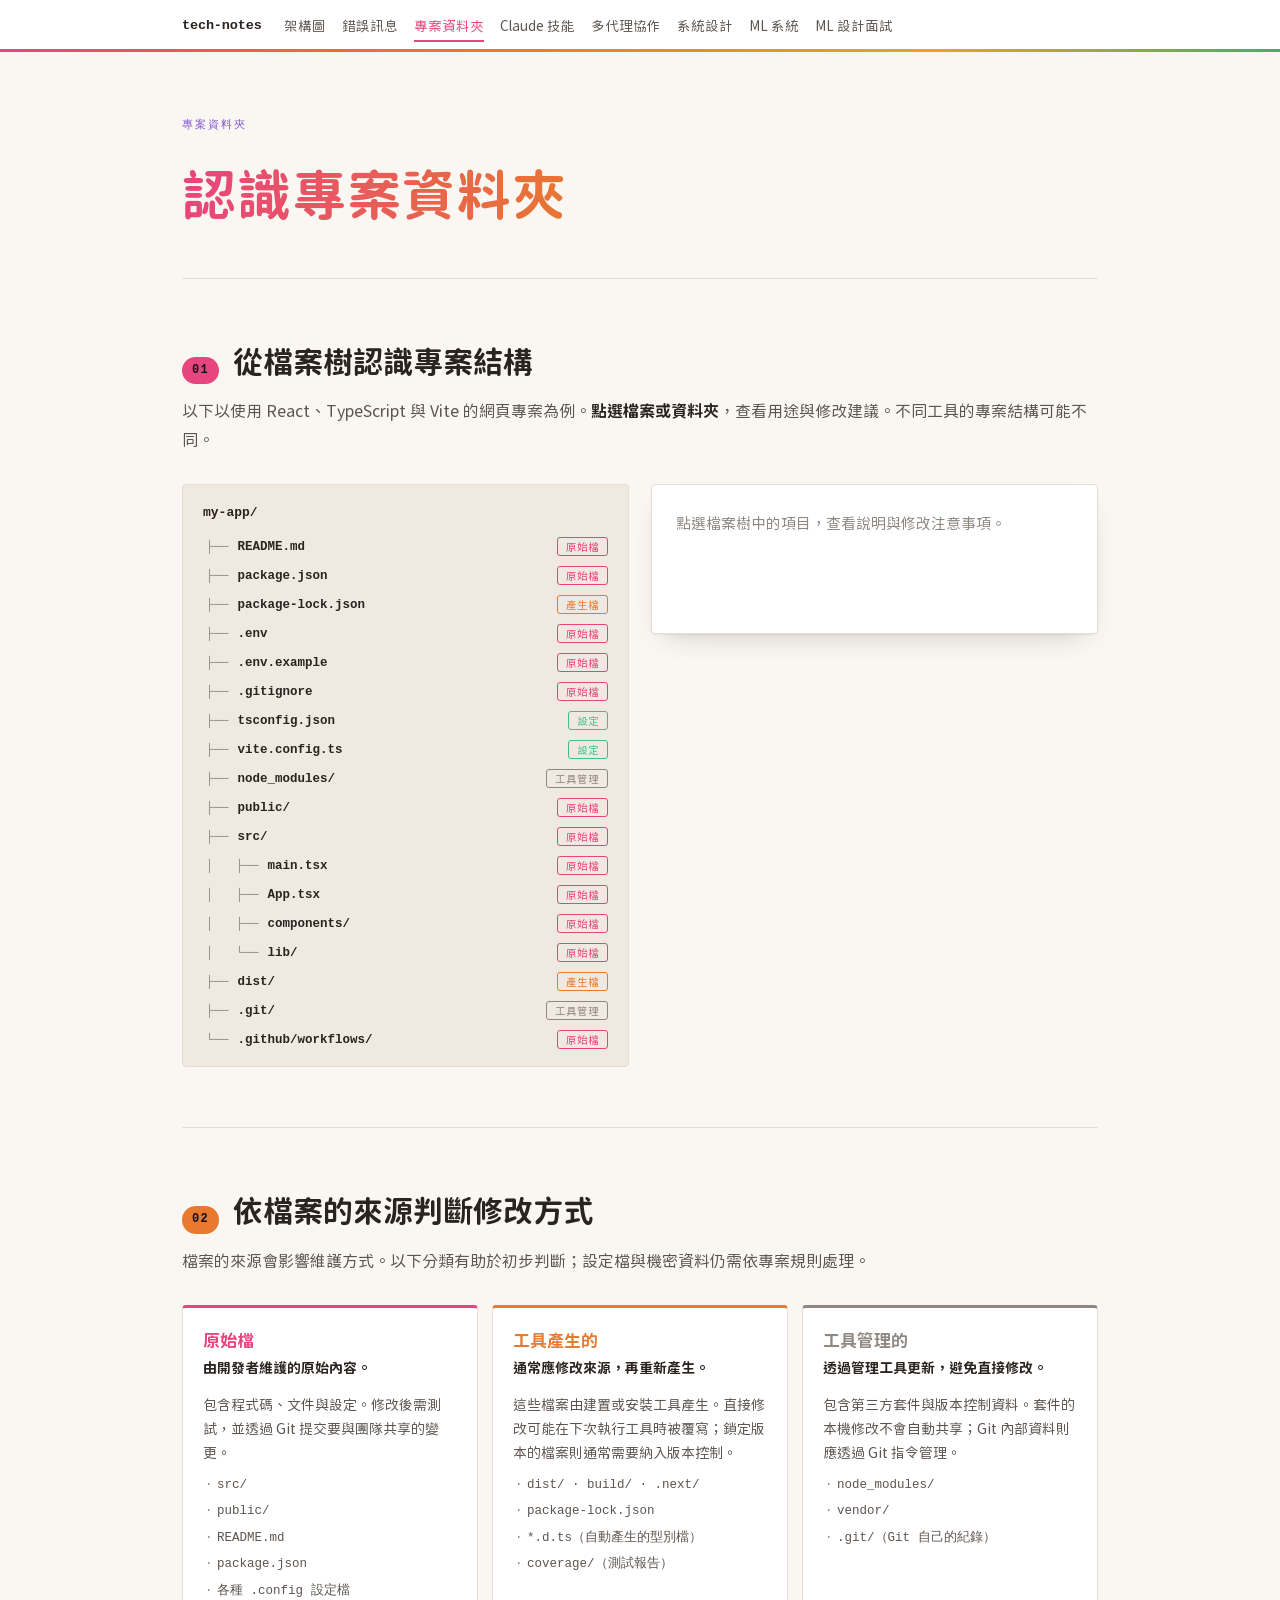
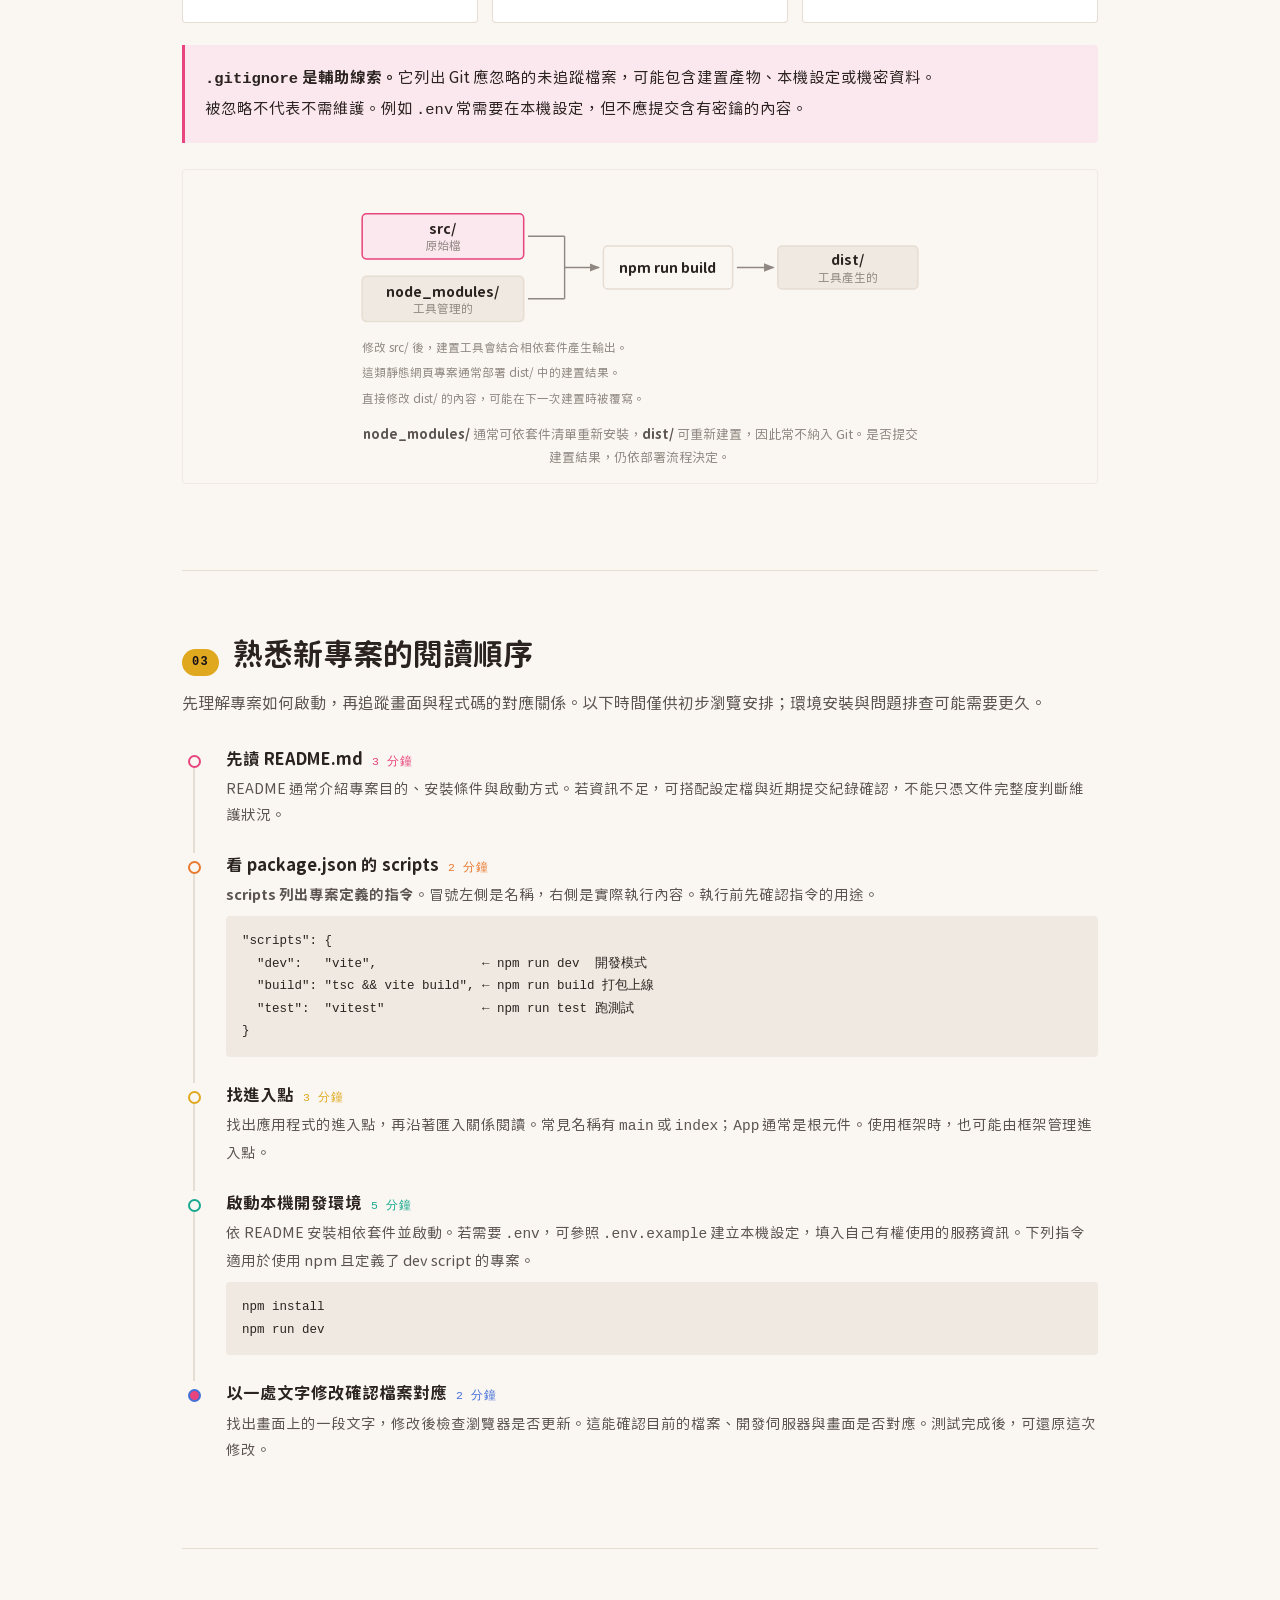
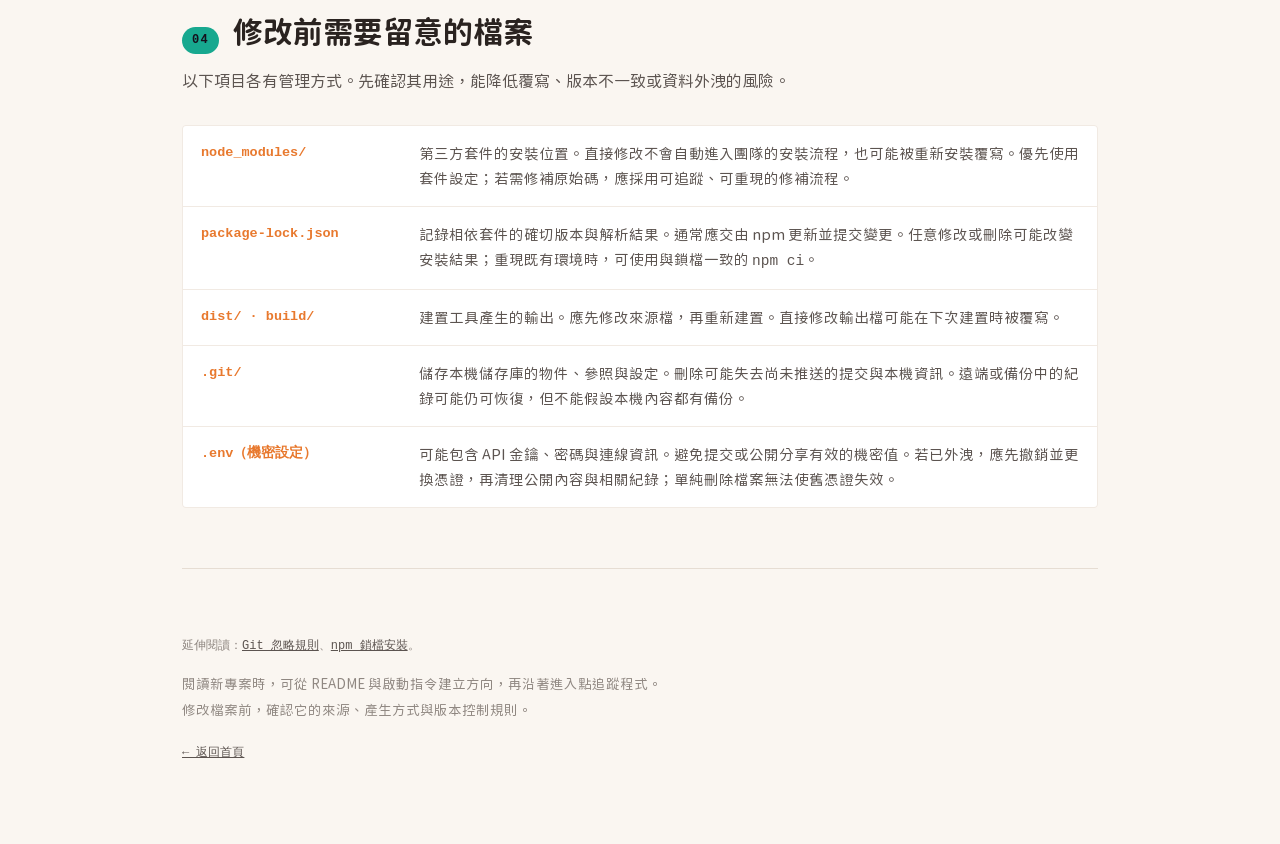
<file: project.html>
<!doctype html>
<meta charset="utf-8">
<meta name="viewport" content="width=device-width,initial-scale=1">
<title>認識專案資料夾 · tech-notes</title>
<meta name="description" content="以常見的網頁專案為例，介紹檔案用途、修改方式，以及版本控制與機密設定的注意事項。">
<link rel="icon" href="data:image/svg+xml,<svg xmlns='http://www.w3.org/2000/svg' viewBox='0 0 100 100'><text y='.9em' font-size='90'>🗺️</text></svg>">
<link rel="stylesheet" href="assets/base.css">
<script src="assets/reveal.js" defer></script>
<style>
/* ── 檔案樹 ── */
.tree{
  background:var(--paper-3); border:1px solid var(--line);
  border-radius:4px; padding:12px 10px; overflow-x:auto;
}
.tree-root{
  font-family:var(--font-mono); font-size:13px; font-weight:700;
  color:var(--ink); padding:4px 10px 8px;
}
.f{
  display:flex; align-items:center; gap:9px; width:100%; text-align:left;
  border:0; background:none; cursor:pointer; font-family:var(--font-mono);
  font-size:12.5px; color:var(--ink); padding:5px 10px; border-radius:3px;
  border-left:3px solid transparent; transition:background .12s;
  white-space:nowrap;
}
.f:hover{background:var(--paper-2)}
.f.on{background:var(--accent-soft); border-left-color:var(--accent)}
.f .stick{color:var(--ink-3); flex:none}
.f .nm{font-weight:600}
.f.dir .nm{color:var(--ink)}
.f .kind{
  margin-left:auto; font-family:var(--font-cn); font-size:10.5px;
  padding:1px 8px; border-radius:3px; flex:none;
  color:var(--k); border:1px solid var(--k);
}

/* ── 三種檔案 ── */
.kinds{display:grid; grid-template-columns:repeat(3,1fr); gap:14px}
@media (max-width:760px){.kinds{grid-template-columns:1fr}}
.kd{
  border:1px solid var(--line); border-top:3px solid var(--k);
  border-radius:4px; background:var(--paper-2); padding:20px;
}
.kd h3{font-size:17px; margin-bottom:4px; color:var(--k)}
.kd .rule{font-size:14px; color:var(--ink); font-weight:700; margin:0 0 12px}
.kd p{margin:0 0 10px; font-size:14px; color:var(--ink-2); line-height:1.72}
.kd ul{margin:0; padding:0; list-style:none; display:flex; flex-direction:column; gap:4px}
.kd li{
  font-family:var(--font-mono); font-size:12.5px; color:var(--ink-2);
  padding-left:14px; position:relative; word-break:break-word;
}
.kd li::before{content:"·"; position:absolute; left:2px; color:var(--ink-3)}

/* ── 別碰清單 ── */
.nope{display:grid; gap:1px; background:var(--line-soft); border:1px solid var(--line-soft); border-radius:4px; overflow:hidden}
.np{
  display:grid; grid-template-columns:200px 1fr; gap:18px;
  background:var(--paper-2); padding:15px 18px; align-items:start;
}
@media (max-width:700px){.np{grid-template-columns:1fr; gap:5px}}
.np .n{font-family:var(--font-mono); font-size:13.5px; font-weight:700; color:var(--ochre)}
.np .w{font-size:14.5px; color:var(--ink-2); line-height:1.72}
.np .w b{color:var(--ink); font-weight:700}
</style>

<nav class="topnav">
<div class="topnav-in">
  <a class="brand" href="./">tech-notes</a>
  <div class="navlinks">
    <a href="architecture.html">架構圖</a>
    <a href="errors.html">錯誤訊息</a>
    <a href="project.html" aria-current="page">專案資料夾</a>
    <a href="skills.html">Claude 技能</a>
    <a href="agents.html">多代理協作</a>
    <a href="sysdesign.html">系統設計</a>
    <a href="mlsystem.html">ML 系統</a>
    <a href="mldesign.html">ML 設計面試</a>
  </div>
</div></nav>

<div class="wrap">

<svg class="figdefs" width="0" height="0" aria-hidden="true" focusable="false"
     style="position:absolute;overflow:hidden"><defs>
  <marker id="fa" viewBox="0 0 10 8" refX="9" refY="4" markerWidth="7" markerHeight="6" orient="auto">
    <path d="M0 0 L10 4 L0 8 Z" fill="var(--ink-3)"/></marker>
  <marker id="fac" viewBox="0 0 10 8" refX="9" refY="4" markerWidth="7" markerHeight="6" orient="auto">
    <path d="M0 0 L10 4 L0 8 Z" fill="var(--accent)"/></marker>
</defs></svg>


<header>
  <div class="eyebrow">專案資料夾</div>
  <h1>認識專案資料夾</h1>
</header>

<section>
  <div class="sec-head"><span class="sec-num">01</span>
<h2>從檔案樹認識專案結構</h2>
</div>
  <p class="sec-lede">以下以使用 React、TypeScript 與 Vite 的網頁專案為例。<b>點選檔案或資料夾</b>，查看用途與修改建議。不同工具的專案結構可能不同。</p>

  <div class="split">
    <div class="tree" id="tree"><div class="tree-root">my-app/</div></div>
    <div class="detail sticky" id="card">
      <p class="placeholder">點選檔案樹中的項目，查看說明與修改注意事項。</p>
    </div>
  </div>
</section>

<section>
  <div class="sec-head"><span class="sec-num">02</span>
<h2>依檔案的來源判斷修改方式</h2>
</div>
  <p class="sec-lede">檔案的來源會影響維護方式。以下分類有助於初步判斷；設定檔與機密資料仍需依專案規則處理。</p>

  <div class="kinds">
    <div class="kd" style="--k:var(--accent)">
      <h3>原始檔</h3>
      <p class="rule">由開發者維護的原始內容。</p>
      <p>包含程式碼、文件與設定。修改後需測試，並透過 Git 提交要與團隊共享的變更。</p>
      <ul>
        <li>src/</li>
<li>public/</li>
<li>README.md</li>
        <li>package.json</li>
<li>各種 .config 設定檔</li>
      </ul>
    </div>
    <div class="kd" style="--k:var(--ochre)">
      <h3>工具產生的</h3>
      <p class="rule">通常應修改來源，再重新產生。</p>
      <p>這些檔案由建置或安裝工具產生。直接修改可能在下次執行工具時被覆寫；鎖定版本的檔案則通常需要納入版本控制。</p>
      <ul>
        <li>dist/ · build/ · .next/</li>
        <li>package-lock.json</li>
        <li>*.d.ts（自動產生的型別檔）</li>
        <li>coverage/（測試報告）</li>
      </ul>
    </div>
    <div class="kd" style="--k:var(--ink-3)">
      <h3>工具管理的</h3>
      <p class="rule">透過管理工具更新，避免直接修改。</p>
      <p>包含第三方套件與版本控制資料。套件的本機修改不會自動共享；Git 內部資料則應透過 Git 指令管理。</p>
      <ul>
        <li>node_modules/</li>
        <li>vendor/</li>
        <li>.git/（Git 自己的紀錄）</li>
      </ul>
    </div>
  </div>

  <div class="callout" style="margin-top:22px">
    <b><code>.gitignore</code> 是輔助線索。</b>它列出 Git 應忽略的未追蹤檔案，可能包含建置產物、本機設定或機密資料。<br>被忽略不代表不需維護。例如 <code>.env</code> 常需要在本機設定，但不應提交含有密鑰的內容。
  </div>

<figure class="fig">
<svg viewBox="0 0 520 204" role="img" aria-label="src 加上 node_modules 經過 build 產生 dist，上線的是 dist"><rect x="2" y="22" width="150" height="42" rx="4" fill="var(--accent-soft)" stroke="var(--accent)" stroke-width="1.4"/><text class="f-t" x="77" y="41" text-anchor="middle">src/</text><text class="f-l" x="77" y="56" text-anchor="middle">原始檔</text><rect x="2" y="80" width="150" height="42" rx="4" fill="var(--paper-3)" stroke="var(--line)" stroke-width="1.4"/><text class="f-t" x="77" y="99" text-anchor="middle">node_modules/</text><text class="f-l" x="77" y="114" text-anchor="middle">工具管理的</text><path d="M156 43 H 190 M156 101 H 190 M190 43 V 101" stroke="var(--ink-3)" stroke-width="1.3" fill="none"/><line x1="190" y1="72" x2="222" y2="72" stroke="var(--ink-3)" stroke-width="1.4" marker-end="url(#fa)"/><rect x="226" y="52" width="120" height="40" rx="4" fill="var(--paper)" stroke="var(--line)" stroke-width="1.4"/><text class="f-t" x="286" y="77" text-anchor="middle">npm run build</text><line x1="350" y1="72" x2="384" y2="72" stroke="var(--ink-3)" stroke-width="1.4" marker-end="url(#fa)"/><rect x="388" y="52" width="130" height="40" rx="4" fill="var(--paper-3)" stroke="var(--line)" stroke-width="1.4"/><text class="f-t" x="453" y="70" text-anchor="middle">dist/</text><text class="f-l" x="453" y="85" text-anchor="middle">工具產生的</text><text class="f-l" x="2" y="150">修改 src/ 後，建置工具會結合相依套件產生輸出。</text><text class="f-l" x="2" y="174">這類靜態網頁專案通常部署 dist/ 中的建置結果。</text><text class="f-l" x="2" y="198">直接修改 dist/ 的內容，可能在下一次建置時被覆寫。</text></svg>
<figcaption><b>node_modules/</b> 通常可依套件清單重新安裝，<b>dist/</b> 可重新建置，因此常不納入 Git。是否提交建置結果，仍依部署流程決定。</figcaption>
</figure>
</section>

<section>
  <div class="sec-head"><span class="sec-num">03</span>
<h2>熟悉新專案的閱讀順序</h2>
</div>
  <p class="sec-lede">先理解專案如何啟動，再追蹤畫面與程式碼的對應關係。以下時間僅供初步瀏覽安排；環境安裝與問題排查可能需要更久。</p>

  <div class="steps">
    <div class="step">
      <div class="step-rail">
<div class="dot">
</div>
<div class="bar">
</div>
</div>
      <div class="step-body">
        <h3>先讀 README.md<span class="time">3 分鐘</span>
</h3>
        <p>README 通常介紹專案目的、安裝條件與啟動方式。若資訊不足，可搭配設定檔與近期提交紀錄確認，不能只憑文件完整度判斷維護狀況。</p>
      </div>
    </div>
    <div class="step">
      <div class="step-rail">
<div class="dot">
</div>
<div class="bar">
</div>
</div>
      <div class="step-body">
        <h3>看 package.json 的 scripts<span class="time">2 分鐘</span>
</h3>
        <p><b>scripts 列出專案定義的指令</b>。冒號左側是名稱，右側是實際執行內容。執行前先確認指令的用途。</p>
        <div class="pre">"scripts": {
  "dev":   "vite",              ← npm run dev  開發模式
  "build": "tsc && vite build", ← npm run build 打包上線
  "test":  "vitest"             ← npm run test 跑測試
}</div>
      </div>
    </div>
    <div class="step">
      <div class="step-rail">
<div class="dot">
</div>
<div class="bar">
</div>
</div>
      <div class="step-body">
        <h3>找進入點<span class="time">3 分鐘</span>
</h3>
        <p>找出應用程式的進入點，再沿著匯入關係閱讀。常見名稱有 <code>main</code> 或 <code>index</code>；<code>App</code> 通常是根元件。使用框架時，也可能由框架管理進入點。</p>
      </div>
    </div>
    <div class="step">
      <div class="step-rail">
<div class="dot">
</div>
<div class="bar">
</div>
</div>
      <div class="step-body">
        <h3>啟動本機開發環境<span class="time">5 分鐘</span>
</h3>
        <p>依 README 安裝相依套件並啟動。若需要 <code>.env</code>，可參照 <code>.env.example</code> 建立本機設定，填入自己有權使用的服務資訊。下列指令適用於使用 npm 且定義了 dev script 的專案。</p>
        <div class="pre">npm install
npm run dev</div>
      </div>
    </div>
    <div class="step">
      <div class="step-rail">
<div class="dot">
</div>
</div>
      <div class="step-body">
        <h3>以一處文字修改確認檔案對應<span class="time">2 分鐘</span>
</h3>
        <p>找出畫面上的一段文字，修改後檢查瀏覽器是否更新。這能確認目前的檔案、開發伺服器與畫面是否對應。測試完成後，可還原這次修改。</p>
      </div>
    </div>
  </div>
</section>

<section>
  <div class="sec-head"><span class="sec-num">04</span>
<h2>修改前需要留意的檔案</h2>
</div>
  <p class="sec-lede">以下項目各有管理方式。先確認其用途，能降低覆寫、版本不一致或資料外洩的風險。</p>

  <div class="nope">
    <div class="np">
      <div class="n">node_modules/</div>
      <div class="w">第三方套件的安裝位置。直接修改不會自動進入團隊的安裝流程，也可能被重新安裝覆寫。優先使用套件設定；若需修補原始碼，應採用可追蹤、可重現的修補流程。</div>
    </div>
    <div class="np">
      <div class="n">package-lock.json</div>
      <div class="w">記錄相依套件的確切版本與解析結果。通常應交由 npm 更新並提交變更。任意修改或刪除可能改變安裝結果；重現既有環境時，可使用與鎖檔一致的 <code>npm ci</code>。</div>
    </div>
    <div class="np">
      <div class="n">dist/ · build/</div>
      <div class="w">建置工具產生的輸出。應先修改來源檔，再重新建置。直接修改輸出檔可能在下次建置時被覆寫。</div>
    </div>
    <div class="np">
      <div class="n">.git/</div>
      <div class="w">儲存本機儲存庫的物件、參照與設定。刪除可能失去尚未推送的提交與本機資訊。遠端或備份中的紀錄可能仍可恢復，但不能假設本機內容都有備份。</div>
    </div>
    <div class="np">
      <div class="n">.env（機密設定）</div>
      <div class="w">可能包含 API 金鑰、密碼與連線資訊。避免提交或公開分享有效的機密值。若已外洩，應先撤銷並更換憑證，再清理公開內容與相關紀錄；單純刪除檔案無法使舊憑證失效。</div>
    </div>
  </div>
</section>

<footer>
  <p class="cred">延伸閱讀：<a href="https://git-scm.com/docs/gitignore">Git 忽略規則</a>、<a href="https://docs.npmjs.com/cli/v11/commands/npm-ci/">npm 鎖檔安裝</a>。</p>
  <p>閱讀新專案時，可從 README 與啟動指令建立方向，再沿著進入點追蹤程式。<br>修改檔案前，確認它的來源、產生方式與版本控制規則。</p>
  <p class="cred"><a href="./">← 返回首頁</a>
</p>
</footer>

</div>

<script>
const K = {"原始檔":"var(--accent)","產生檔":"var(--ochre)","工具管理":"var(--ink-3)","設定":"var(--d3)"};

// [縮排層級, 名字, 是否資料夾, 種類, 說明, 修改建議, 改了會怎樣 / 重點]
const FILES = [
  [
    0,
    "README.md",
    0,
    "原始檔",
    "專案文件，通常介紹用途、安裝條件與啟動方式。",
    "可隨專案變更更新。",
    "閱讀新專案時先確認這份文件；指令與版本若已變更，文件也需要同步修訂。"
  ],
  [
    0,
    "package.json",
    0,
    "原始檔",
    "記錄 Node.js 專案的中繼資料、相依套件與可執行指令。",
    "可修改；套件版本變更後需重新安裝並驗證。",
    "先閱讀 <code>scripts</code>，確認開發、建置與測試指令的實際內容。"
  ],
  [
    0,
    "package-lock.json",
    0,
    "產生檔",
    "記錄 npm 解析出的確切套件版本，協助重現相依環境。",
    "通常由 npm 更新，避免任意手動修改。",
    "一般應納入 Git。<code>npm ci</code> 會依鎖檔安裝，並檢查它與 package.json 是否一致。"
  ],
  [
    0,
    ".env",
    0,
    "原始檔",
    "存放本機環境變數，可能包含服務網址、金鑰或資料庫連線資訊。",
    "可依環境設定；含機密的內容不應提交。",
    "公開外洩的金鑰應撤銷並更換。前端工具可能把部分環境變數編入網頁，不可因此視為保密。"
  ],
  [
    0,
    ".env.example",
    0,
    "原始檔",
    "環境變數範本，列出必要的名稱與非機密範例值。",
    "可修改，通常可納入 Git。",
    "新增必要變數時同步更新範本，讓其他開發者知道需要準備哪些設定。"
  ],
  [
    0,
    ".gitignore",
    0,
    "原始檔",
    "定義 Git 應忽略的未追蹤檔案與目錄。",
    "可依專案需求更新規則。",
    "加入規則不會自動移除已追蹤的檔案。含機密的 .env 與可重建的 node_modules 通常應被忽略。"
  ],
  [
    0,
    "tsconfig.json",
    0,
    "設定",
    "設定 TypeScript 的檢查規則、編譯目標與檔案範圍。",
    "可修改；先理解選項對檢查與建置的影響。",
    "初學時可從框架建議的設定開始，再依需求調整。"
  ],
  [
    0,
    "vite.config.ts",
    0,
    "設定",
    "Vite 的建置設定，可配置外掛與路徑別名。",
    "可依工具文件調整。",
    "不同工具有不同設定檔，例如 webpack.config.js 或 next.config.js。"
  ],
  [
    0,
    "node_modules/",
    1,
    "工具管理",
    "npm 等套件管理工具安裝第三方套件的位置。",
    "避免直接修改；優先使用設定或正式的修補機制。",
    "通常不提交至 Git。其他開發者依套件清單與鎖檔重建安裝環境。"
  ],
  [
    0,
    "public/",
    1,
    "原始檔",
    "此類 Vite 專案中，放置不經程式匯入處理、直接複製至輸出的靜態資源。",
    "可修改；內容可能對網站訪客公開。",
    "常見項目包括網站圖示與 robots.txt。不要放入機密檔案。"
  ],
  [
    0,
    "src/",
    1,
    "原始檔",
    "此範例的主要原始碼目錄。",
    "可修改，完成後需檢查功能與建置結果。",
    "可從進入點閱讀，再追蹤它匯入的元件與工具函式。"
  ],
  [
    1,
    "main.tsx",
    0,
    "原始檔",
    "此範例的應用程式進入點，負責初始化並掛載根元件。",
    "可修改；變更會影響應用程式啟動。",
    "有些專案使用 index.tsx，或由框架管理進入點。匯入的模組也可能先執行初始化。"
  ],
  [
    1,
    "App.tsx",
    0,
    "原始檔",
    "常用來放置根元件、共用版面或路由設定。",
    "可依畫面與路由需求修改。",
    "新增頁面前先確認專案是否使用檔案式路由，避免只依檔名推測。"
  ],
  [
    1,
    "components/",
    1,
    "原始檔",
    "放置可重複使用的介面元件，例如按鈕、表單與對話框。",
    "可修改；共用元件的變更可能影響多個頁面。",
    "React 元件名稱通常以大寫字母開頭，檔案組織依專案慣例決定。"
  ],
  [
    1,
    "lib/",
    1,
    "原始檔",
    "常用來放置共用函式或服務整合程式。",
    "可修改；先確認哪些程式會使用它。",
    "utils/ 或 helpers/ 也常存放共用函式，實際用途以內容為準。"
  ],
  [
    0,
    "dist/",
    1,
    "產生檔",
    "此範例執行建置後的輸出，通常用於部署靜態網站。",
    "應修改來源後重新建置。",
    "建置工具可能壓縮程式碼與縮短變數名稱，以減少傳輸大小。"
  ],
  [
    0,
    ".git/",
    1,
    "工具管理",
    "Git 儲存本機版本物件、參照與設定的位置。",
    "透過 Git 指令管理，避免手動刪改。",
    "遠端儲存庫未必包含尚未推送的提交。需要搬移或備份專案時，應一併確認本機版本資料。"
  ],
  [
    0,
    ".github/workflows/",
    1,
    "原始檔",
    "GitHub Actions 的流程設定，可用於自動測試與部署。",
    "可修改；留意觸發條件、權限與機密引用方式。",
    "YAML 以縮排表示結構。變更後應檢查語法與流程執行結果。"
  ]
];

const treeEl = document.getElementById("tree");
const cardEl = document.getElementById("card");

FILES.forEach((f, i)=>{
  const [depth, name, isDir, kind, l, edit, note] = f;
  const last = i === FILES.length - 1 || (FILES[i+1] && FILES[i+1][0] < depth);
  const b = document.createElement("button");
  b.className = "f" + (isDir ? " dir" : "");
  b.type = "button";
  b.style.setProperty("--k", K[kind]);
  const stick = depth === 0 ? (last ? "└──" : "├──") : "│&nbsp;&nbsp;&nbsp;" + (last ? "└──" : "├──");
  b.innerHTML = `<span class="stick">${stick}</span><span class="nm">${esc(name)}</span><span class="kind">${esc(kind)}</span>`;
  b.addEventListener("click", ()=>{
    document.querySelectorAll(".f").forEach(x=>x.classList.toggle("on", x === b));
    cardEl.innerHTML = `
      <div class="d-top"><span class="d-name mono">${esc(name)}</span><span class="d-tag">${esc(kind)}</span></div>
      <p class="d-lede">${l}</p>
      <div class="d-grid">
        <div class="d-cell"><dt>修改建議</dt><dd>${edit}</dd></div>
        <div class="d-cell"><dt>重點</dt><dd>${note}</dd></div>
      </div>`;
    if(window.matchMedia("(max-width:860px)").matches)
      cardEl.scrollIntoView({block:"nearest", behavior:"smooth"});
  });
  treeEl.appendChild(b);
});

function esc(s){ return String(s).replace(/[&<>"]/g, c=>({"&":"&amp;","<":"&lt;",">":"&gt;",'"':"&quot;"}[c])); }
</script>
</file>
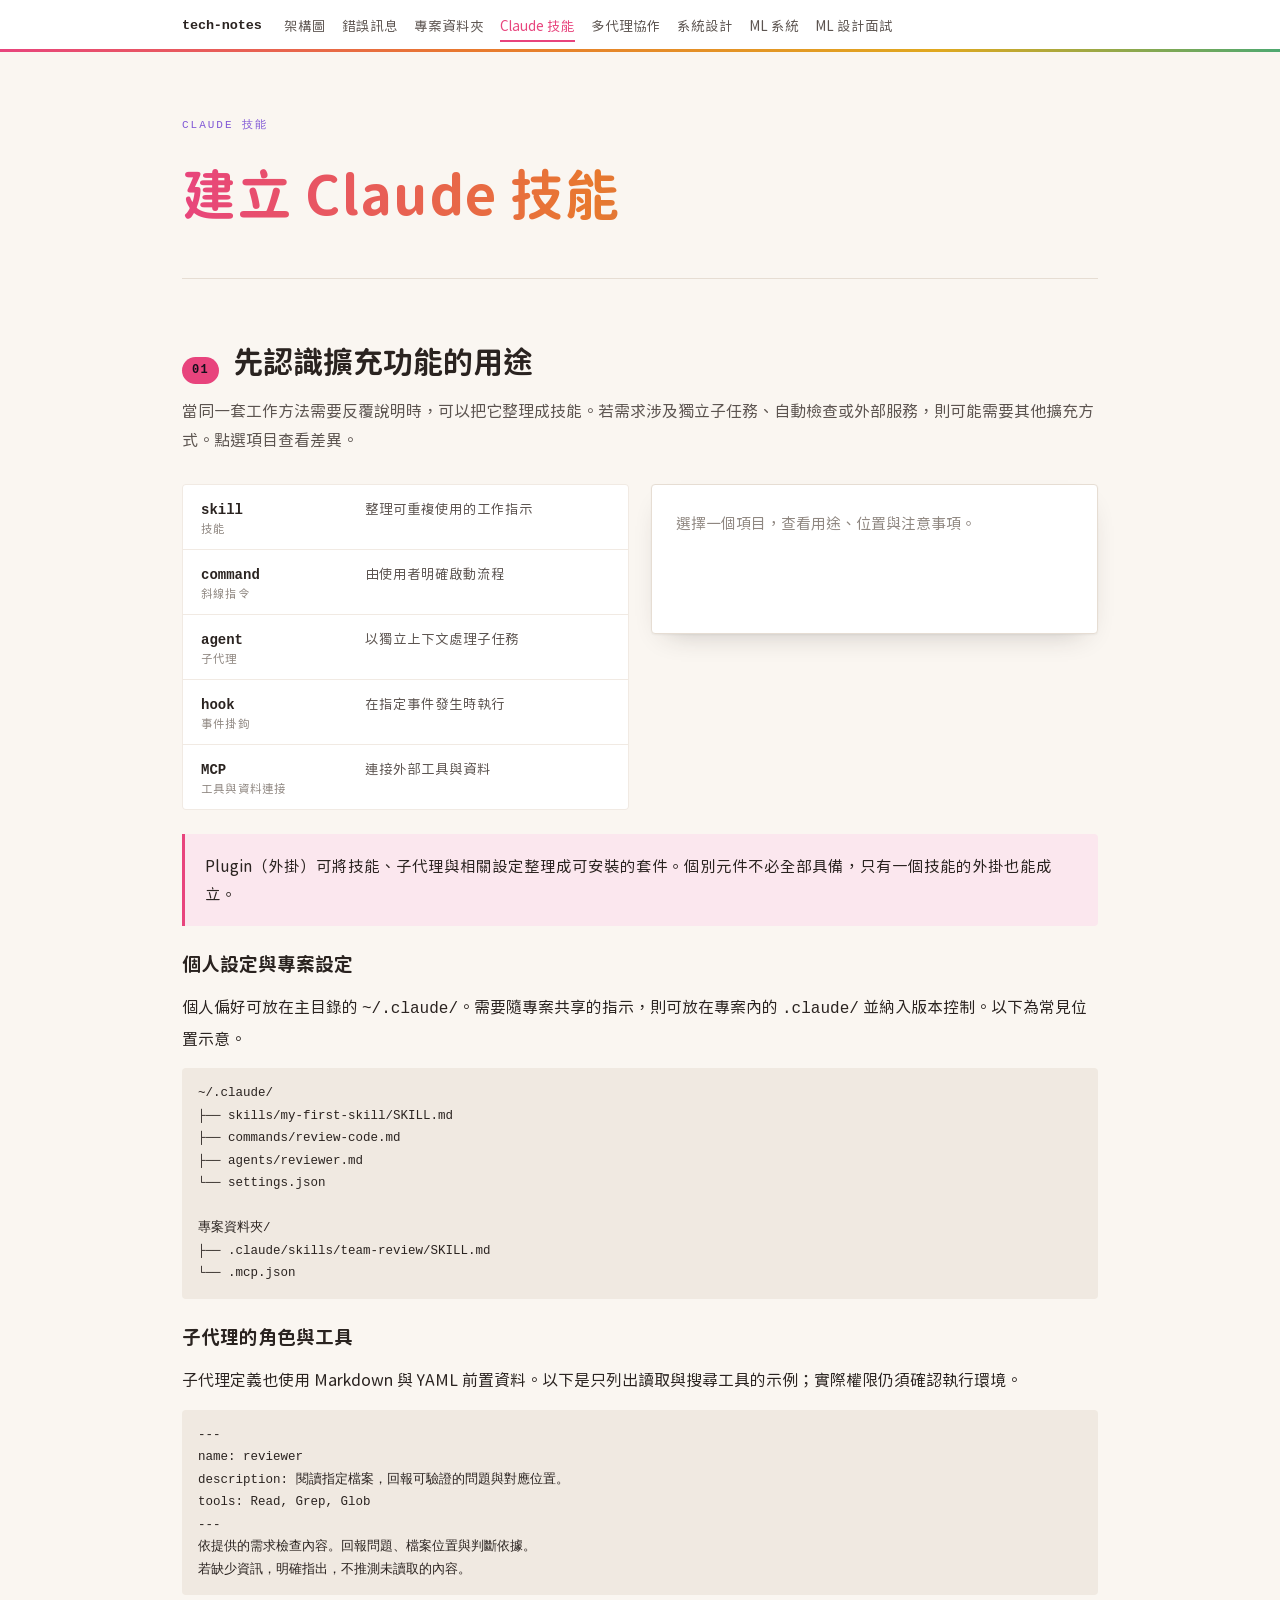
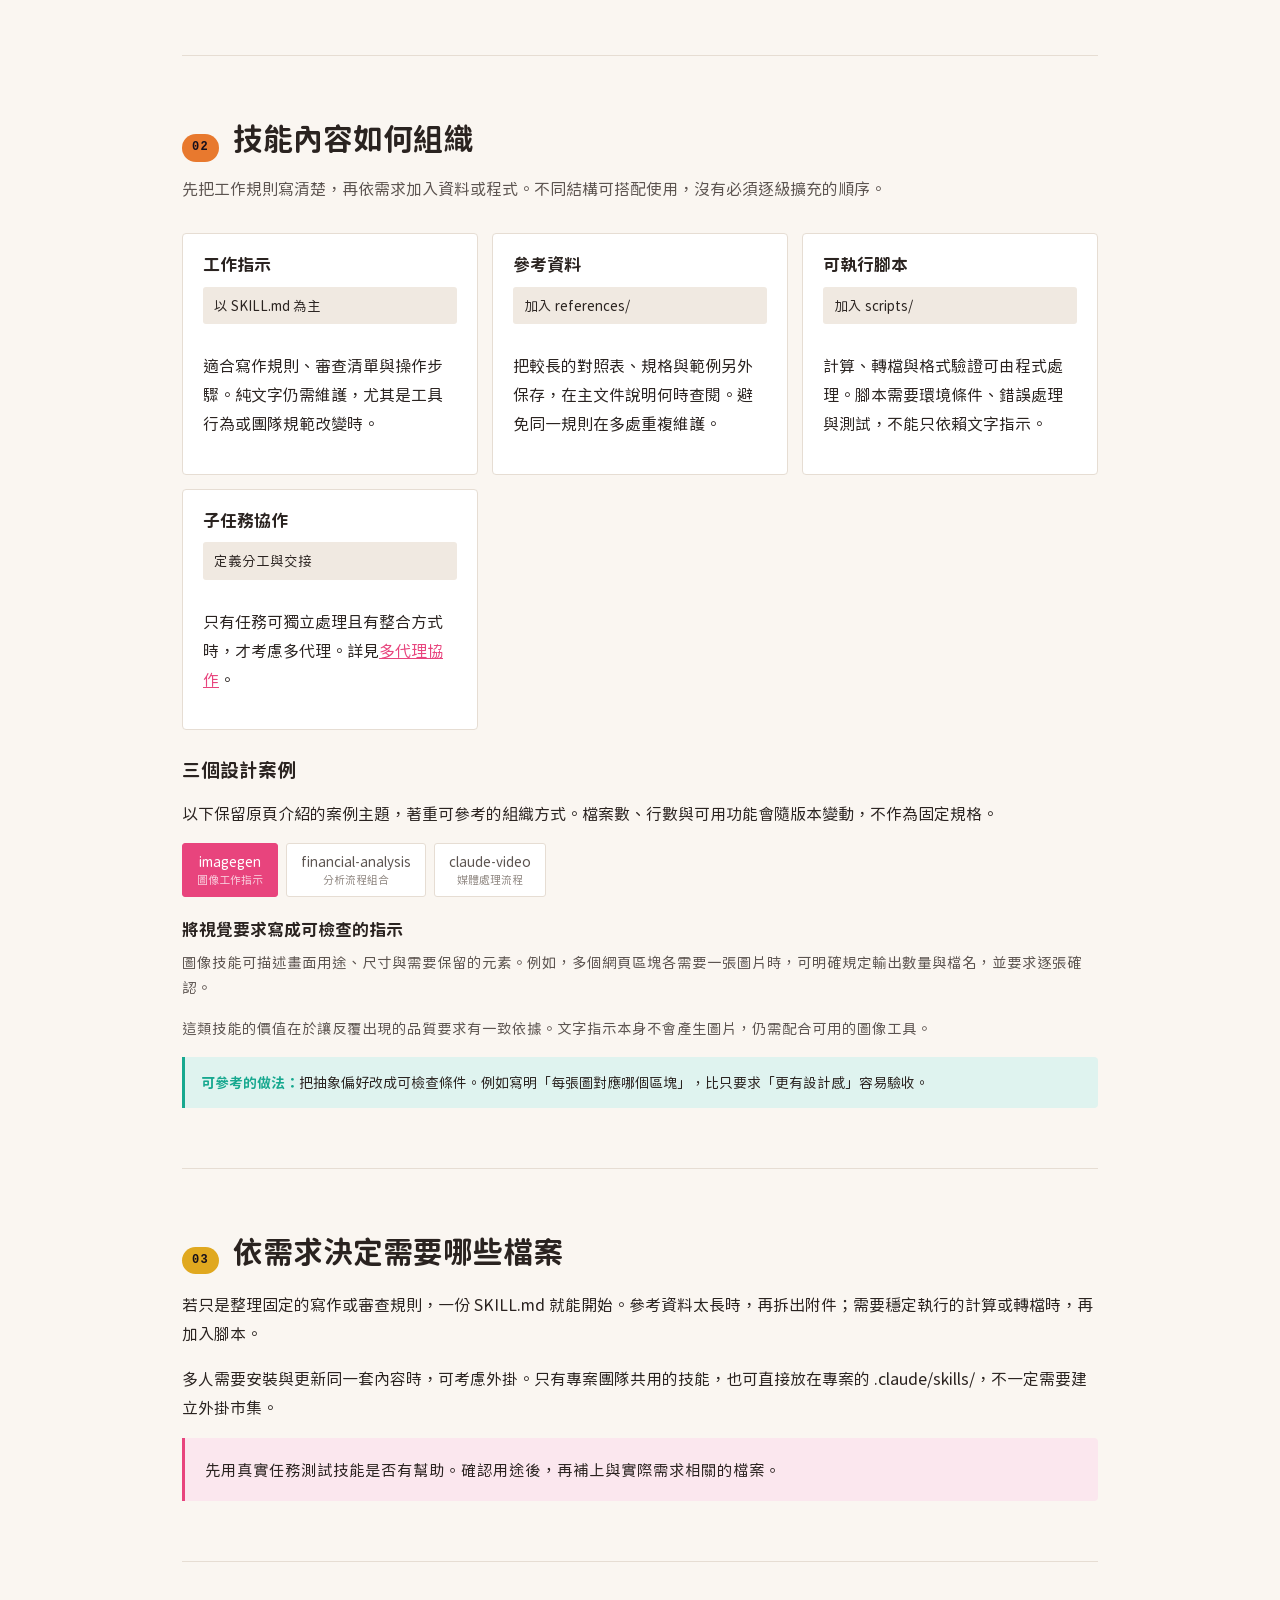
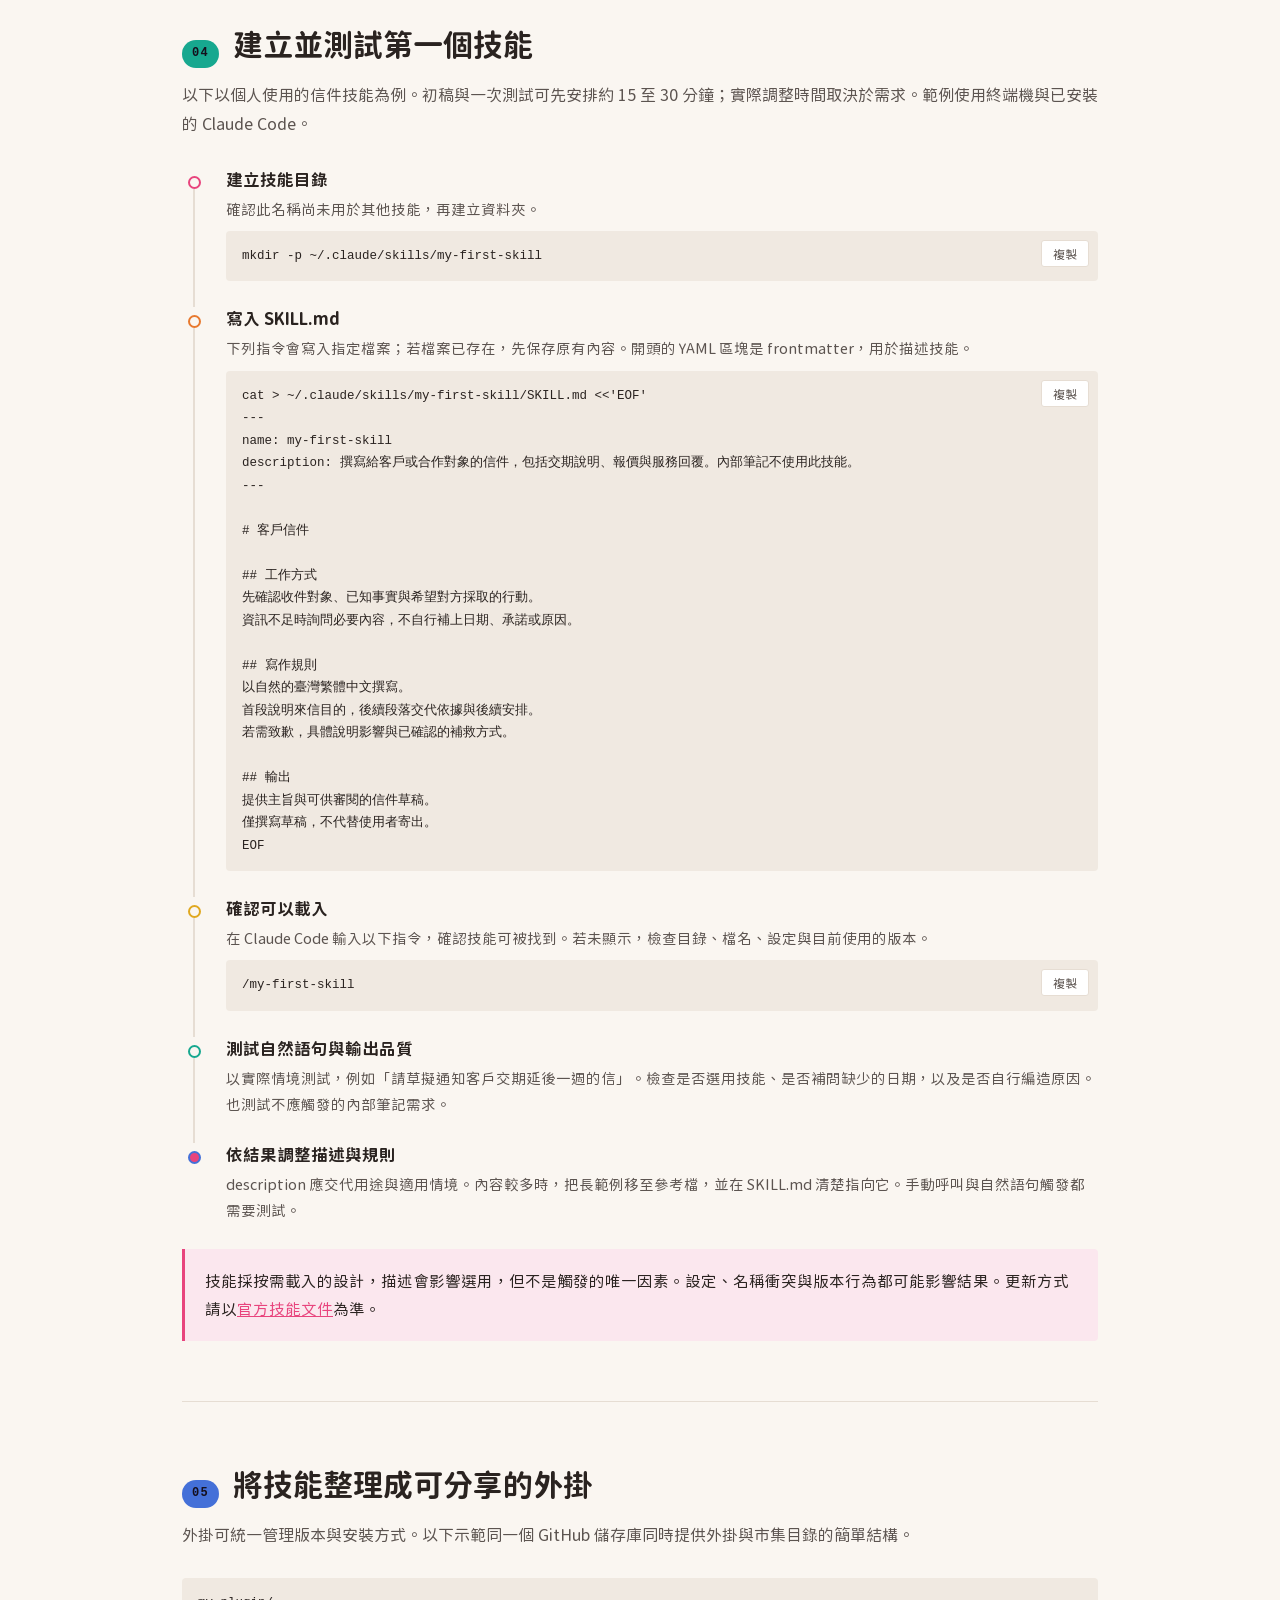
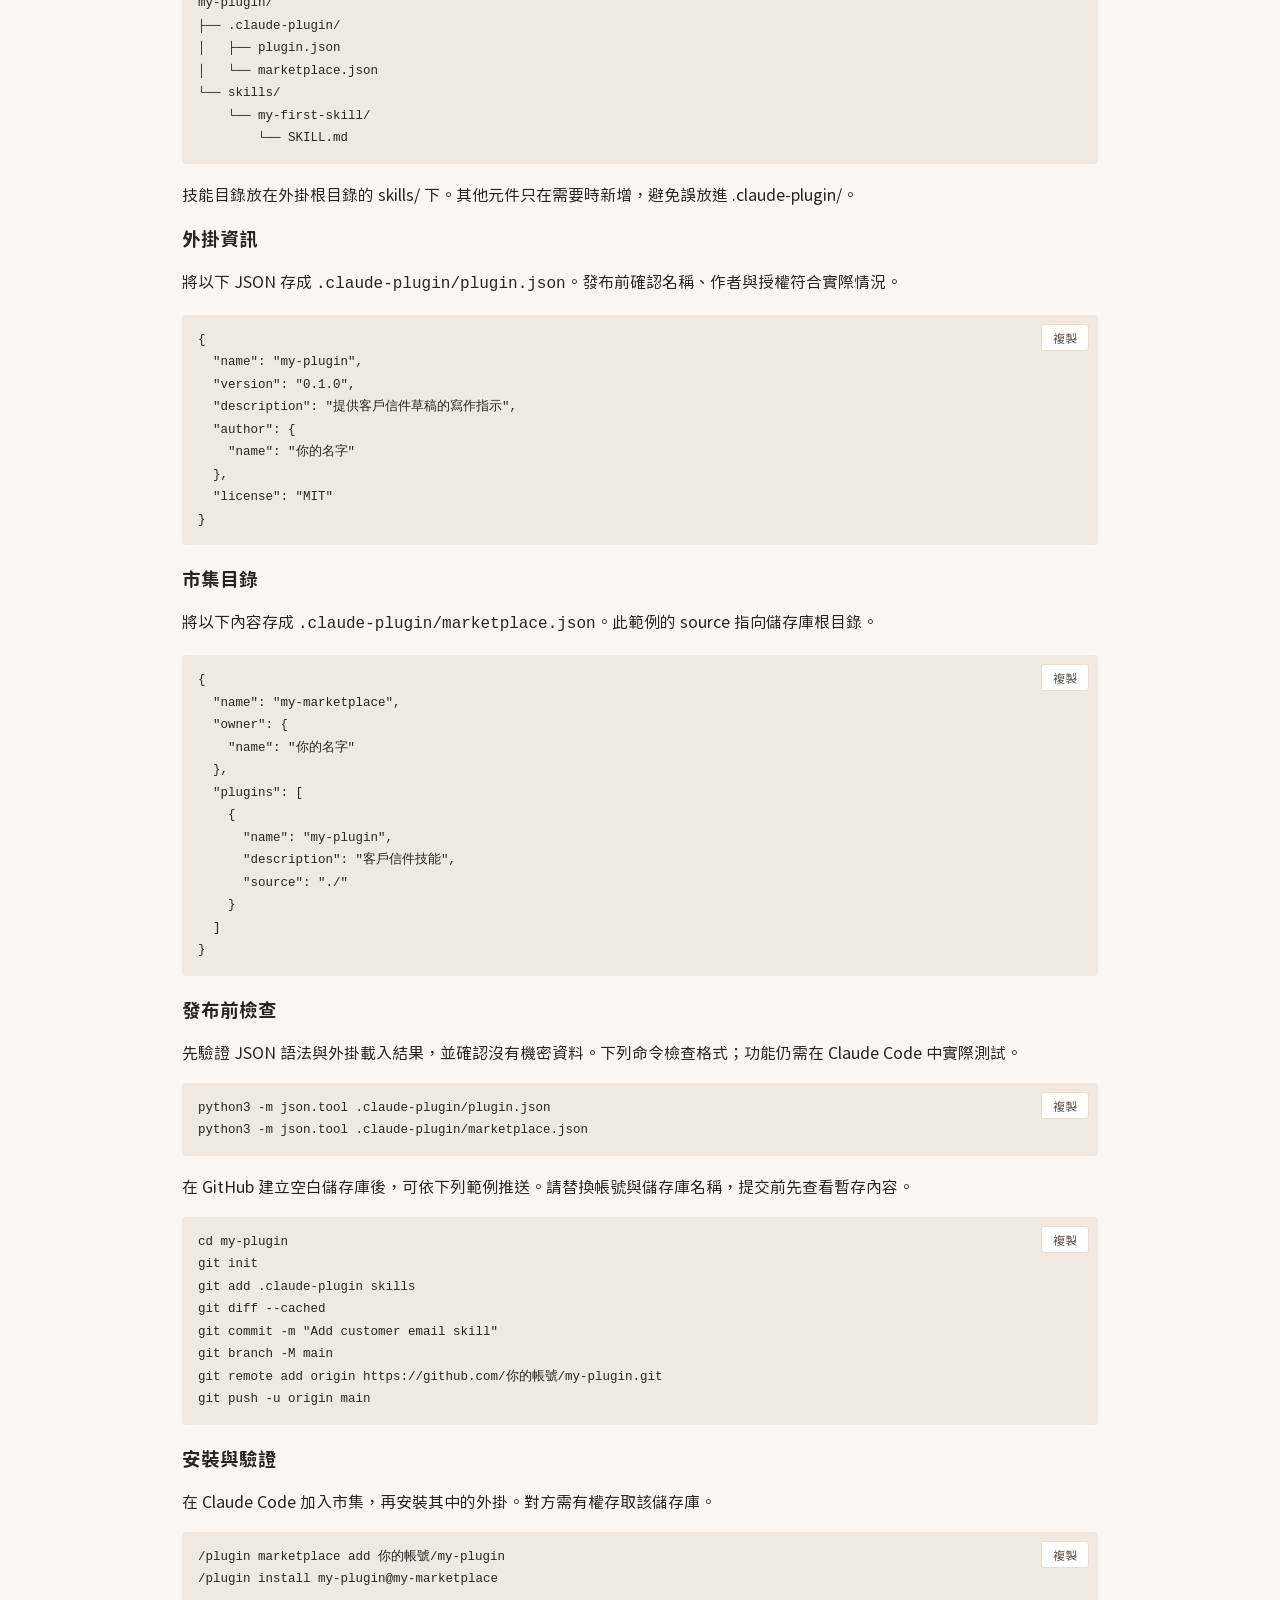
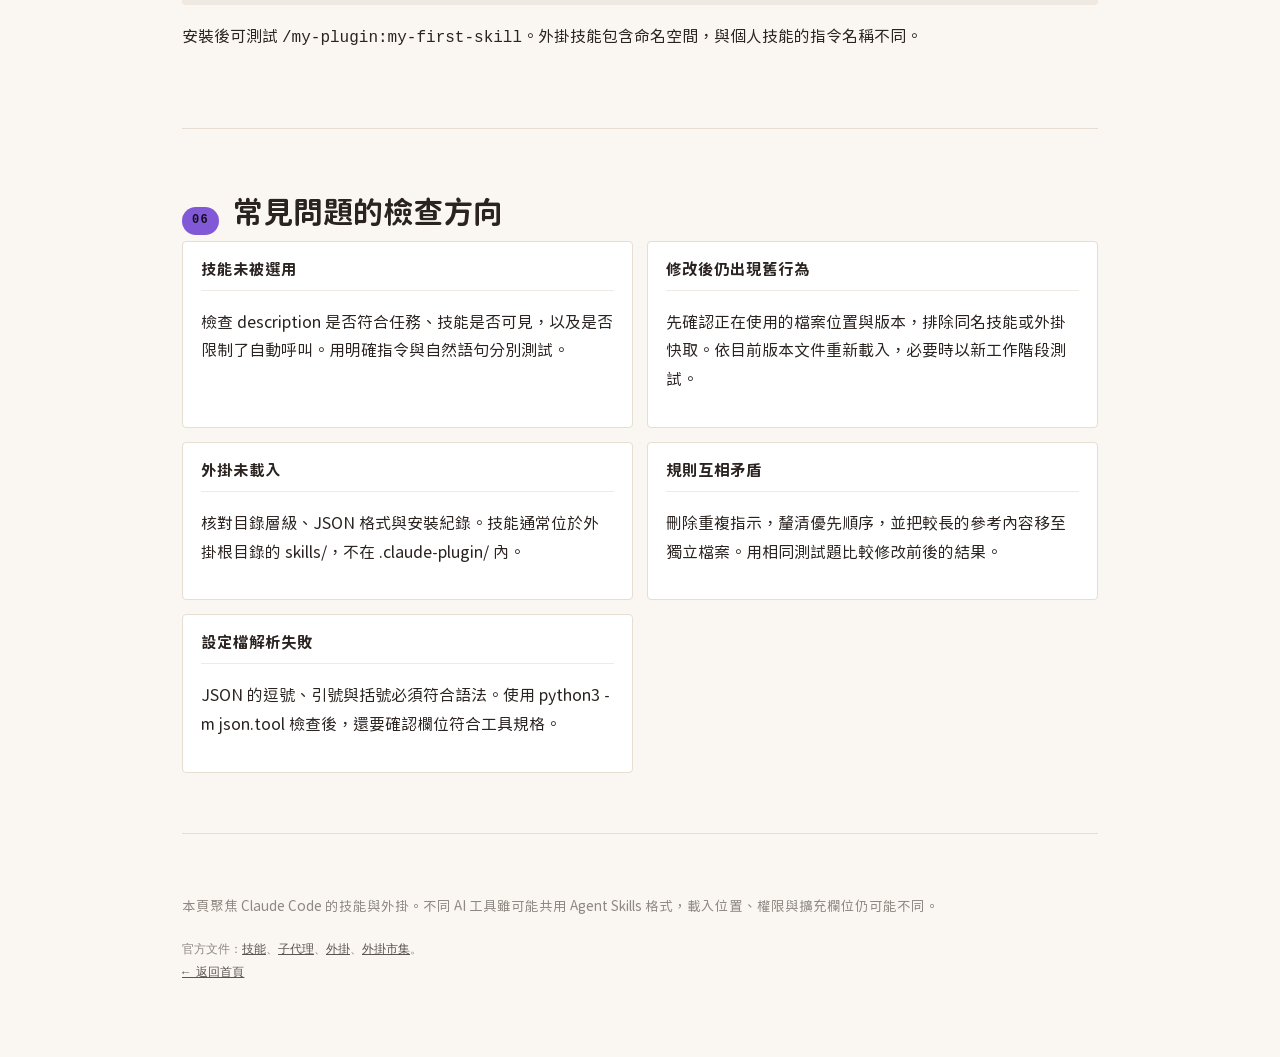
<file: skills.html>
<!doctype html>
<meta charset="utf-8">
<meta name="viewport" content="width=device-width,initial-scale=1">
<title>建立 Claude 技能 · tech-notes</title>
<meta name="description" content="了解 Claude Code 技能、子代理與外掛的用途，從工作指示開始建立技能，並學習測試與分享方式。">
<link rel="icon" href="data:image/svg+xml,<svg xmlns='http://www.w3.org/2000/svg' viewBox='0 0 100 100'><text y='.9em' font-size='90'>🗺️</text></svg>">
<link rel="stylesheet" href="assets/base.css">
<script src="assets/reveal.js" defer></script>
<style>
/* ── 01 可點的零件表 ── */
.parts{
  display:grid; gap:1px; background:var(--line-soft);
  border:1px solid var(--line-soft); border-radius:4px; overflow:hidden;
}
.part{
  display:grid; grid-template-columns:150px 1fr; gap:14px; align-items:baseline;
  background:var(--paper-2); padding:13px 15px; cursor:pointer; text-align:left;
  border:0; border-left:3px solid transparent; width:100%;
  font-family:var(--font-cn); font-size:15px; color:var(--ink);
  transition:background .13s, border-color .13s;
}
.part:hover{background:var(--paper-3)}
.part.on{background:var(--accent-soft); border-left-color:var(--accent)}
.part .pn{font-family:var(--font-mono); font-size:14px; font-weight:700}
.part .pn small{
  display:block; font-family:var(--font-cn); font-size:11.5px; font-weight:400;
  color:var(--ink-3); margin-top:2px; letter-spacing:.02em;
}
.part.on .pn{color:var(--accent)}
.part .pw{font-size:13.5px; color:var(--ink-2); line-height:1.6}
@media (max-width:760px){
  .part{grid-template-columns:1fr; gap:3px}
}

/* ── 02 三個外掛的分頁 ── */
.tabs{display:flex; gap:8px; flex-wrap:wrap; margin-bottom:20px}
.tab{
  font-family:var(--font-cn); font-size:13.5px; padding:8px 14px;
  border:1px solid var(--line); background:var(--paper-2); color:var(--ink-2);
  border-radius:3px; cursor:pointer; transition:all .13s; line-height:1.4;
}
.tab small{display:block; font-size:11px; color:var(--ink-3); margin-top:1px}
.tab:hover{border-color:var(--accent); color:var(--accent)}
.tab[aria-selected="true"]{background:var(--accent); border-color:var(--accent); color:var(--on-accent)}
.tab[aria-selected="true"] small{color:var(--on-accent); opacity:.75}
.panel[hidden]{display:none}
.panel-grid{display:grid; grid-template-columns:minmax(0,340px) minmax(0,1fr); gap:22px; align-items:start}
@media (max-width:860px){.panel-grid{grid-template-columns:1fr}}
.tree{
  font-family:var(--font-mono); font-size:12px; line-height:1.85;
  background:var(--paper-3); padding:15px 16px; border-radius:4px;
  overflow-x:auto; white-space:pre; color:var(--ink);
}
.tree i{font-style:normal; color:var(--ink-3)}
.tree b{font-weight:700; color:var(--accent)}
.facts{display:flex; gap:8px; flex-wrap:wrap; margin:14px 0 0}
.fact{
  border:1px solid var(--line); border-radius:3px; background:var(--paper-2);
  padding:8px 11px; font-size:12.5px; color:var(--ink-2); line-height:1.5;
}
.fact b{display:block; font-family:var(--font-mono); font-size:16px; color:var(--ink); font-weight:700}
.what{
  font-size:13.5px; color:var(--ink-2); background:var(--paper-3);
  padding:9px 12px; border-radius:3px; margin:0 0 14px; line-height:1.65;
}
.what b{color:var(--ink); font-weight:700}
.read h3{font-size:17px; margin-bottom:8px}
.read h3 + p{margin-top:0}
.read p{color:var(--ink-2); font-size:14.5px; margin:0 0 16px; line-height:1.75}
.read p b{color:var(--ink)}
.read code{
  font-family:var(--font-mono); font-size:12.5px; background:var(--paper-3);
  padding:1px 5px; border-radius:3px; color:var(--ink);
}
.steal{
  border-left:3px solid var(--good); background:var(--good-soft);
  padding:13px 16px; border-radius:0 4px 4px 0; font-size:14px; color:var(--ink);
}
.steal b{color:var(--good)}

/* ── 03 三種架構 ── */
.picks{display:grid; grid-template-columns:repeat(3,1fr); gap:14px}
@media (max-width:860px){.picks{grid-template-columns:1fr}}
.pick{
  border:1px solid var(--line); border-radius:4px; background:var(--paper-2);
  padding:18px 20px 20px; display:flex; flex-direction:column; gap:11px;
}
.pick .lv{
  font-family:var(--font-mono); font-size:11px; letter-spacing:.14em;
  color:var(--accent); text-transform:uppercase;
}
.pick h3{font-size:17px}
.pick .when{
  font-size:13.5px; color:var(--ink); background:var(--paper-3);
  padding:8px 11px; border-radius:3px; line-height:1.6;
}
.pick ul{margin:0; padding:0; list-style:none; display:flex; flex-direction:column; gap:5px}
.pick li{font-size:13.5px; color:var(--ink-2); padding-left:15px; position:relative; line-height:1.6}
.pick li::before{content:"·"; position:absolute; left:0; color:var(--ink-3)}
.pick .eg{font-size:12.5px; color:var(--ink-3); border-top:1px solid var(--line-soft); padding-top:10px; margin-top:auto}

/* ── 04/05 可複製的程式碼 ── */
.tpl{position:relative}
.copy{
  position:absolute; top:9px; right:9px; font-family:var(--font-cn);
  font-size:12px; padding:4px 11px; border:1px solid var(--line);
  background:var(--paper-2); color:var(--ink-2); border-radius:3px; cursor:pointer;
}
.copy:hover{border-color:var(--accent); color:var(--accent)}
.copy.done{background:var(--good-soft); border-color:var(--good); color:var(--good)}
.pre .c{color:var(--ink-3)}
.pre .k{color:var(--accent)}

/* ── 好壞對照 ── */
.vs{display:grid; grid-template-columns:1fr 1fr; gap:14px; margin-top:16px}
@media (max-width:760px){.vs{grid-template-columns:1fr}}
.vs > div{border:1px solid var(--line); border-radius:4px; padding:14px 16px; background:var(--paper-2)}
.vs .bad{border-left:3px solid var(--accent)}
.vs .ok{border-left:3px solid var(--good)}
.vs .lab{
  font-family:var(--font-mono); font-size:10.5px; letter-spacing:.13em;
  text-transform:uppercase; color:var(--ink-3); margin-bottom:8px;
}
.vs .bad .lab{color:var(--accent)}
.vs .ok .lab{color:var(--good)}
.vs p{margin:0; font-family:var(--font-mono); font-size:12.5px; line-height:1.7; color:var(--ink)}
.vs .why{font-family:var(--font-cn); font-size:13px; color:var(--ink-2); margin-top:9px; line-height:1.65}

/* ── 06 坑 ── */
.traps{display:grid; grid-template-columns:1fr 1fr; gap:14px}
@media (max-width:820px){.traps{grid-template-columns:1fr}}
.trap{
  border:1px solid var(--line); border-radius:4px; background:var(--paper-2);
  padding:16px 18px 18px;
}
.trap h3{font-size:15.5px; margin-bottom:11px; padding-bottom:10px; border-bottom:1px solid var(--line-soft)}
.trap dl{margin:0; display:flex; flex-direction:column; gap:9px}
.trap dt{
  font-family:var(--font-mono); font-size:10px; letter-spacing:.13em;
  color:var(--ink-3); text-transform:uppercase; margin-bottom:2px;
}
.trap dd{margin:0; font-size:14px; color:var(--ink-2); line-height:1.7}
.trap dd code{
  font-family:var(--font-mono); font-size:12.5px; background:var(--paper-3);
  padding:1px 5px; border-radius:3px; color:var(--ink); word-break:break-word;
}
.trap .fix dd{color:var(--ink)}
</style>

<nav class="topnav">
<div class="topnav-in">
  <a class="brand" href="./">tech-notes</a>
  <div class="navlinks">
    <a href="architecture.html">架構圖</a>
    <a href="errors.html">錯誤訊息</a>
    <a href="project.html">專案資料夾</a>
    <a href="skills.html" aria-current="page">Claude 技能</a>
    <a href="agents.html">多代理協作</a>
    <a href="sysdesign.html">系統設計</a>
    <a href="mlsystem.html">ML 系統</a>
    <a href="mldesign.html">ML 設計面試</a>
  </div>
</div></nav>

<div class="wrap">

<svg class="figdefs" width="0" height="0" aria-hidden="true" focusable="false"
     style="position:absolute;overflow:hidden"><defs>
  <marker id="fa" viewBox="0 0 10 8" refX="9" refY="4" markerWidth="7" markerHeight="6" orient="auto">
    <path d="M0 0 L10 4 L0 8 Z" fill="var(--ink-3)"/></marker>
  <marker id="fac" viewBox="0 0 10 8" refX="9" refY="4" markerWidth="7" markerHeight="6" orient="auto">
    <path d="M0 0 L10 4 L0 8 Z" fill="var(--accent)"/></marker>
</defs></svg>


<header>
<div class="eyebrow">Claude 技能</div>
<h1>建立 Claude 技能</h1>
</header>
<section>
<div class="sec-head"><span class="sec-num">01</span>
<h2>先認識擴充功能的用途</h2>
</div>
<p class="sec-lede">當同一套工作方法需要反覆說明時，可以把它整理成技能。若需求涉及獨立子任務、自動檢查或外部服務，則可能需要其他擴充方式。點選項目查看差異。</p>
<div class="split">
<div class="parts" id="parts"><button class="part" data-p="skill" type="button"><span class="pn">skill<small>技能</small></span><span class="pw">整理可重複使用的工作指示</span></button><button class="part" data-p="cmd" type="button"><span class="pn">command<small>斜線指令</small></span><span class="pw">由使用者明確啟動流程</span></button><button class="part" data-p="agent" type="button"><span class="pn">agent<small>子代理</small></span><span class="pw">以獨立上下文處理子任務</span></button><button class="part" data-p="hook" type="button"><span class="pn">hook<small>事件掛鉤</small></span><span class="pw">在指定事件發生時執行</span></button><button class="part" data-p="mcp" type="button"><span class="pn">MCP<small>工具與資料連接</small></span><span class="pw">連接外部工具與資料</span></button>
</div>
<div class="detail sticky" id="partCard">
<p class="placeholder">選擇一個項目，查看用途、位置與注意事項。</p>
</div>
</div>
<div class="callout" style="margin-top:24px">Plugin（外掛）可將技能、子代理與相關設定整理成可安裝的套件。個別元件不必全部具備，只有一個技能的外掛也能成立。</div>
<h3 style="margin-top:24px">個人設定與專案設定</h3>
<p>個人偏好可放在主目錄的 <code>~/.claude/</code>。需要隨專案共享的指示，則可放在專案內的 <code>.claude/</code> 並納入版本控制。以下為常見位置示意。</p><div class="pre">~/.claude/
├── skills/my-first-skill/SKILL.md
├── commands/review-code.md
├── agents/reviewer.md
└── settings.json

專案資料夾/
├── .claude/skills/team-review/SKILL.md
└── .mcp.json</div><h3 style="margin-top:24px">子代理的角色與工具</h3>
<p>子代理定義也使用 Markdown 與 YAML 前置資料。以下是只列出讀取與搜尋工具的示例；實際權限仍須確認執行環境。</p><div class="pre">---
name: reviewer
description: 閱讀指定檔案，回報可驗證的問題與對應位置。
tools: Read, Grep, Glob
---
依提供的需求檢查內容。回報問題、檔案位置與判斷依據。
若缺少資訊，明確指出，不推測未讀取的內容。</div></section>
<section>
<div class="sec-head"><span class="sec-num">02</span>
<h2>技能內容如何組織</h2>
</div>
<p class="sec-lede">先把工作規則寫清楚，再依需求加入資料或程式。不同結構可搭配使用，沒有必須逐級擴充的順序。</p>
<div class="picks" style="grid-template-columns:repeat(auto-fit,minmax(min(100%,260px),1fr))">
<div class="pick">
<h3>工作指示</h3>
<div class="when">以 SKILL.md 為主</div>
<p>適合寫作規則、審查清單與操作步驟。純文字仍需維護，尤其是工具行為或團隊規範改變時。</p>
</div>
<div class="pick">
<h3>參考資料</h3>
<div class="when">加入 references/</div>
<p>把較長的對照表、規格與範例另外保存，在主文件說明何時查閱。避免同一規則在多處重複維護。</p>
</div>
<div class="pick">
<h3>可執行腳本</h3>
<div class="when">加入 scripts/</div>
<p>計算、轉檔與格式驗證可由程式處理。腳本需要環境條件、錯誤處理與測試，不能只依賴文字指示。</p>
</div>
<div class="pick">
<h3>子任務協作</h3>
<div class="when">定義分工與交接</div>
<p>只有任務可獨立處理且有整合方式時，才考慮多代理。詳見<a href="agents.html">多代理協作</a>。</p>
</div>
</div>
<h3 style="margin-top:26px">三個設計案例</h3>
<p>以下保留原頁介紹的案例主題，著重可參考的組織方式。檔案數、行數與可用功能會隨版本變動，不作為固定規格。</p>
<div class="tabs" role="tablist"><button class="tab" role="tab" data-t="a" aria-selected="true">imagegen<small>圖像工作指示</small></button><button class="tab" role="tab" data-t="b" aria-selected="false">financial-analysis<small>分析流程組合</small></button><button class="tab" role="tab" data-t="c" aria-selected="false">claude-video<small>媒體處理流程</small></button>
</div>
<div class="panel" data-panel="a">
<div class="read">
<h3>將視覺要求寫成可檢查的指示</h3>
<p>圖像技能可描述畫面用途、尺寸與需要保留的元素。例如，多個網頁區塊各需要一張圖片時，可明確規定輸出數量與檔名，並要求逐張確認。</p>
<p>這類技能的價值在於讓反覆出現的品質要求有一致依據。文字指示本身不會產生圖片，仍需配合可用的圖像工具。</p>
<div class="steal"><b>可參考的做法：</b>把抽象偏好改成可檢查條件。例如寫明「每張圖對應哪個區塊」，比只要求「更有設計感」容易驗收。</div>
</div>
</div>
<div class="panel" data-panel="b" hidden>
<div class="read">
<h3>將流程與專業方法分開維護</h3>
<p>財務分析工具包可將資料整理、同業比較與模型計算拆成不同技能，再由入口指令安排先後順序。引用外部資料時，需保留來源、時間與計算假設。</p>
<p>MCP 設定只提供資料連接方式，實際存取仍取決於帳號、訂閱與授權。不能只因設定中列有服務名稱，就認定資料已可取得。</p>
<div class="steal"><b>可參考的做法：</b>讓多個流程共用同一套方法，更新時也要檢查使用它的其他流程。</div>
</div>
</div>
<div class="panel" data-panel="c" hidden>
<div class="read">
<h3>由程式準備可分析的媒體內容</h3>
<p>影片處理流程可以包含擷取影格、取得字幕與語音轉文字，再交給模型整理。各步驟是否可用，取決於來源存取方式、工具與權限。</p>
<p>SKILL.md 應說明何時執行腳本、如何判讀結果，以及失敗時如何處理。環境檢查則可在合適的事件掛鉤中執行，並清楚回報缺少的條件。</p>
<div class="steal"><b>可參考的做法：</b>讓程式處理需要可重現的檔案操作，讓工作指示負責安排順序與檢查結果。</div>
</div>
</div>
</section>
<section>
<div class="sec-head"><span class="sec-num">03</span>
<h2>依需求決定需要哪些檔案</h2>
</div>
<p>若只是整理固定的寫作或審查規則，一份 SKILL.md 就能開始。參考資料太長時，再拆出附件；需要穩定執行的計算或轉檔時，再加入腳本。</p>
<p>多人需要安裝與更新同一套內容時，可考慮外掛。只有專案團隊共用的技能，也可直接放在專案的 .claude/skills/，不一定需要建立外掛市集。</p>
<div class="callout">先用真實任務測試技能是否有幫助。確認用途後，再補上與實際需求相關的檔案。</div>
</section>
<section>
<div class="sec-head"><span class="sec-num">04</span>
<h2>建立並測試第一個技能</h2>
</div>
<p class="sec-lede">以下以個人使用的信件技能為例。初稿與一次測試可先安排約 15 至 30 分鐘；實際調整時間取決於需求。範例使用終端機與已安裝的 Claude Code。</p>
<div class="steps">
<div class="step">
<div class="step-rail"><span class="dot"></span><span class="bar"></span>
</div>
<div class="step-body">
<h3>建立技能目錄</h3>
<p>確認此名稱尚未用於其他技能，再建立資料夾。</p><div class="pre tpl"><button class="copy" type="button">複製</button>mkdir -p ~/.claude/skills/my-first-skill</div></div>
</div>
<div class="step">
<div class="step-rail"><span class="dot"></span><span class="bar"></span>
</div>
<div class="step-body">
<h3>寫入 SKILL.md</h3>
<p>下列指令會寫入指定檔案；若檔案已存在，先保存原有內容。開頭的 YAML 區塊是 frontmatter，用於描述技能。</p><div class="pre tpl"><button class="copy" type="button">複製</button>cat &gt; ~/.claude/skills/my-first-skill/SKILL.md &lt;&lt;&#x27;EOF&#x27;
---
name: my-first-skill
description: 撰寫給客戶或合作對象的信件，包括交期說明、報價與服務回覆。內部筆記不使用此技能。
---

# 客戶信件

## 工作方式
先確認收件對象、已知事實與希望對方採取的行動。
資訊不足時詢問必要內容，不自行補上日期、承諾或原因。

## 寫作規則
以自然的臺灣繁體中文撰寫。
首段說明來信目的，後續段落交代依據與後續安排。
若需致歉，具體說明影響與已確認的補救方式。

## 輸出
提供主旨與可供審閱的信件草稿。
僅撰寫草稿，不代替使用者寄出。
EOF</div></div>
</div>
<div class="step">
<div class="step-rail"><span class="dot"></span><span class="bar"></span>
</div>
<div class="step-body">
<h3>確認可以載入</h3>
<p>在 Claude Code 輸入以下指令，確認技能可被找到。若未顯示，檢查目錄、檔名、設定與目前使用的版本。</p><div class="pre tpl"><button class="copy" type="button">複製</button>/my-first-skill</div></div>
</div>
<div class="step">
<div class="step-rail"><span class="dot"></span><span class="bar"></span>
</div>
<div class="step-body">
<h3>測試自然語句與輸出品質</h3>
<p>以實際情境測試，例如「請草擬通知客戶交期延後一週的信」。檢查是否選用技能、是否補問缺少的日期，以及是否自行編造原因。也測試不應觸發的內部筆記需求。</p>
</div>
</div>
<div class="step">
<div class="step-rail"><span class="dot"></span><span class="bar"></span>
</div>
<div class="step-body">
<h3>依結果調整描述與規則</h3>
<p>description 應交代用途與適用情境。內容較多時，把長範例移至參考檔，並在 SKILL.md 清楚指向它。手動呼叫與自然語句觸發都需要測試。</p>
</div>
</div>
</div>
<div class="callout">技能採按需載入的設計，描述會影響選用，但不是觸發的唯一因素。設定、名稱衝突與版本行為都可能影響結果。更新方式請以<a href="https://code.claude.com/docs/en/skills">官方技能文件</a>為準。</div>
</section>
<section>
<div class="sec-head"><span class="sec-num">05</span>
<h2>將技能整理成可分享的外掛</h2>
</div>
<p class="sec-lede">外掛可統一管理版本與安裝方式。以下示範同一個 GitHub 儲存庫同時提供外掛與市集目錄的簡單結構。</p><div class="pre">my-plugin/
├── .claude-plugin/
│   ├── plugin.json
│   └── marketplace.json
└── skills/
    └── my-first-skill/
        └── SKILL.md</div><p>技能目錄放在外掛根目錄的 skills/ 下。其他元件只在需要時新增，避免誤放進 .claude-plugin/。</p>
<h3>外掛資訊</h3>
<p>將以下 JSON 存成 <code>.claude-plugin/plugin.json</code>。發布前確認名稱、作者與授權符合實際情況。</p><div class="pre tpl"><button class="copy" type="button">複製</button>{
  &quot;name&quot;: &quot;my-plugin&quot;,
  &quot;version&quot;: &quot;0.1.0&quot;,
  &quot;description&quot;: &quot;提供客戶信件草稿的寫作指示&quot;,
  &quot;author&quot;: {
    &quot;name&quot;: &quot;你的名字&quot;
  },
  &quot;license&quot;: &quot;MIT&quot;
}</div><h3 style="margin-top:20px">市集目錄</h3>
<p>將以下內容存成 <code>.claude-plugin/marketplace.json</code>。此範例的 source 指向儲存庫根目錄。</p><div class="pre tpl"><button class="copy" type="button">複製</button>{
  &quot;name&quot;: &quot;my-marketplace&quot;,
  &quot;owner&quot;: {
    &quot;name&quot;: &quot;你的名字&quot;
  },
  &quot;plugins&quot;: [
    {
      &quot;name&quot;: &quot;my-plugin&quot;,
      &quot;description&quot;: &quot;客戶信件技能&quot;,
      &quot;source&quot;: &quot;./&quot;
    }
  ]
}</div><h3 style="margin-top:20px">發布前檢查</h3>
<p>先驗證 JSON 語法與外掛載入結果，並確認沒有機密資料。下列命令檢查格式；功能仍需在 Claude Code 中實際測試。</p><div class="pre tpl"><button class="copy" type="button">複製</button>python3 -m json.tool .claude-plugin/plugin.json
python3 -m json.tool .claude-plugin/marketplace.json</div><p>在 GitHub 建立空白儲存庫後，可依下列範例推送。請替換帳號與儲存庫名稱，提交前先查看暫存內容。</p><div class="pre tpl"><button class="copy" type="button">複製</button>cd my-plugin
git init
git add .claude-plugin skills
git diff --cached
git commit -m &quot;Add customer email skill&quot;
git branch -M main
git remote add origin https://github.com/你的帳號/my-plugin.git
git push -u origin main</div><h3 style="margin-top:20px">安裝與驗證</h3>
<p>在 Claude Code 加入市集，再安裝其中的外掛。對方需有權存取該儲存庫。</p><div class="pre tpl"><button class="copy" type="button">複製</button>/plugin marketplace add 你的帳號/my-plugin
/plugin install my-plugin@my-marketplace</div><p>安裝後可測試 <code>/my-plugin:my-first-skill</code>。外掛技能包含命名空間，與個人技能的指令名稱不同。</p>
</section>
<section>
<div class="sec-head"><span class="sec-num">06</span>
<h2>常見問題的檢查方向</h2>
</div>
<div class="traps">
<div class="trap">
<h3>技能未被選用</h3>
<p>檢查 description 是否符合任務、技能是否可見，以及是否限制了自動呼叫。用明確指令與自然語句分別測試。</p>
</div>
<div class="trap">
<h3>修改後仍出現舊行為</h3>
<p>先確認正在使用的檔案位置與版本，排除同名技能或外掛快取。依目前版本文件重新載入，必要時以新工作階段測試。</p>
</div>
<div class="trap">
<h3>外掛未載入</h3>
<p>核對目錄層級、JSON 格式與安裝紀錄。技能通常位於外掛根目錄的 skills/，不在 .claude-plugin/ 內。</p>
</div>
<div class="trap">
<h3>規則互相矛盾</h3>
<p>刪除重複指示，釐清優先順序，並把較長的參考內容移至獨立檔案。用相同測試題比較修改前後的結果。</p>
</div>
<div class="trap">
<h3>設定檔解析失敗</h3>
<p>JSON 的逗號、引號與括號必須符合語法。使用 python3 -m json.tool 檢查後，還要確認欄位符合工具規格。</p>
</div>
</div>
</section>
<footer>
<p>本頁聚焦 Claude Code 的技能與外掛。不同 AI 工具雖可能共用 Agent Skills 格式，載入位置、權限與擴充欄位仍可能不同。</p>
<p class="cred">官方文件：<a href="https://code.claude.com/docs/en/skills">技能</a>、<a href="https://code.claude.com/docs/en/sub-agents">子代理</a>、<a href="https://code.claude.com/docs/en/plugins">外掛</a>、<a href="https://code.claude.com/docs/en/plugin-marketplaces">外掛市集</a>。<br><a href="./">← 返回首頁</a>
</p>
</footer>
</div>

<script>
// ── 01 零件說明 ──
const PARTS = {
  "skill": {
    "n": "skill",
    "tag": "技能",
    "full": "Agent Skill",
    "lede": "以 SKILL.md 說明可重複使用的工作方法，必要時附上參考資料與腳本。",
    "cells": [
      [
        "用途",
        "整理特定任務的步驟、品質要求與輸出格式。"
      ],
      [
        "位置",
        "個人技能可放在 ~/.claude/skills/；專案共用技能可放在 .claude/skills/。"
      ],
      [
        "使用方式",
        "可由 Claude 依描述載入，也可透過斜線指令手動使用；具體行為受技能設定影響。"
      ],
      [
        "範例",
        "統一報告格式、程式審查流程或對外信件的寫作規則。"
      ]
    ]
  },
  "cmd": {
    "n": "command",
    "tag": "斜線指令",
    "full": "Slash Command",
    "lede": "使用者以 /名稱 啟動的入口。Claude Code 已將自訂指令整合至技能機制，既有 commands/ 檔案仍可使用。",
    "cells": [
      [
        "用途",
        "讓使用者明確指定要執行的工作流程。"
      ],
      [
        "既有位置",
        "個人的 ~/.claude/commands/ 或專案的 .claude/commands/ 中可放置 Markdown 指令檔。"
      ],
      [
        "與技能的關係",
        "新技能也可提供斜線指令，不宜只用「自動或手動」區分兩者。"
      ],
      [
        "範例",
        "以 /my-first-skill 測試本頁建立的技能。"
      ]
    ]
  },
  "agent": {
    "n": "agent",
    "tag": "子代理",
    "full": "Subagent",
    "lede": "在獨立上下文中執行指定任務的代理，可設定角色與可用工具。",
    "cells": [
      [
        "用途",
        "隔離子任務的執行過程，將相關結果交回主對話。"
      ],
      [
        "位置",
        "可在 ~/.claude/agents/ 或專案的 .claude/agents/ 建立 Markdown 定義檔。"
      ],
      [
        "工具限制",
        "tools 可限制可用工具；但若保留 Bash 等可寫入工具，移除 Write 並不等於唯讀。仍需配合權限設定。"
      ],
      [
        "交接內容",
        "交代任務範圍、必要背景與回報格式，不假設子代理自動知道全部對話內容。"
      ]
    ]
  },
  "hook": {
    "n": "hook",
    "tag": "事件掛鉤",
    "full": "Hook",
    "lede": "在特定生命週期事件發生時，依設定執行檢查或其他動作。",
    "cells": [
      [
        "用途",
        "例如啟動時檢查環境，或在工具使用前後執行驗證。"
      ],
      [
        "位置",
        "可透過 settings.json 設定；外掛也可提供 hooks/hooks.json。"
      ],
      [
        "執行時機",
        "SessionStart、UserPromptSubmit 與工具相關事件等，依官方支援清單與匹配條件決定。"
      ],
      [
        "注意事項",
        "應控制執行時間、錯誤回報與權限。事件觸發有別於固定時間排程。"
      ]
    ]
  },
  "mcp": {
    "n": "MCP",
    "tag": "工具與資料連接",
    "full": "Model Context Protocol（模型情境協定）",
    "lede": "讓 AI 應用程式透過共同協定使用外部工具、資源與提示。",
    "cells": [
      [
        "用途",
        "連接資料來源或執行服務提供的操作，實際能力依伺服器與授權範圍而定。"
      ],
      [
        "設定",
        "專案可使用 .mcp.json。設定可能包含本機程序的啟動方式，或遠端服務的連線資訊。"
      ],
      [
        "與技能的關係",
        "技能描述工作方法，MCP 提供與外部系統互動的介面。技能可指示何時使用已連接的工具。"
      ],
      [
        "注意事項",
        "先確認服務來源、資料存取範圍與驗證方式。設定檔不應公開包含有效密鑰。"
      ]
    ]
  }
};

const partCard = document.getElementById("partCard");
document.getElementById("parts").addEventListener("click", e => {
  const btn = e.target.closest(".part");
  if (!btn) return;
  document.querySelectorAll(".part").forEach(b => b.classList.toggle("on", b === btn));
  const d = PARTS[btn.dataset.p];
  partCard.innerHTML =
    '<div class="d-top"><span class="d-name mono">' + d.n + '</span>' +
    '<span class="d-tag">' + d.tag + '</span></div>' +
    '<p class="d-full">' + d.full + '</p>' +
    '<p class="d-lede">' + d.lede + '</p>' +
    '<dl class="d-grid">' + d.cells.map(c =>
      '<div class="d-cell"><dt>' + c[0] + '</dt><dd>' + c[1] + '</dd></div>').join("") +
    '</dl>';
});

// ── 02 分頁 ──
document.querySelectorAll(".tab").forEach(tab => {
  tab.addEventListener("click", () => {
    document.querySelectorAll(".tab").forEach(t =>
      t.setAttribute("aria-selected", String(t === tab)));
    document.querySelectorAll(".panel").forEach(p =>
      p.hidden = p.dataset.panel !== tab.dataset.t);
  });
});

// ── 複製按鈕 ──
document.querySelectorAll(".copy").forEach(btn => {
  btn.addEventListener("click", () => {
    const box = btn.parentElement.cloneNode(true);
    box.querySelector(".copy").remove();
    navigator.clipboard.writeText(box.textContent.trim()).then(() => {
      btn.textContent = "已複製";
      btn.classList.add("done");
      setTimeout(() => { btn.textContent = "複製"; btn.classList.remove("done"); }, 1600);
    });
  });
});
</script>
</file>
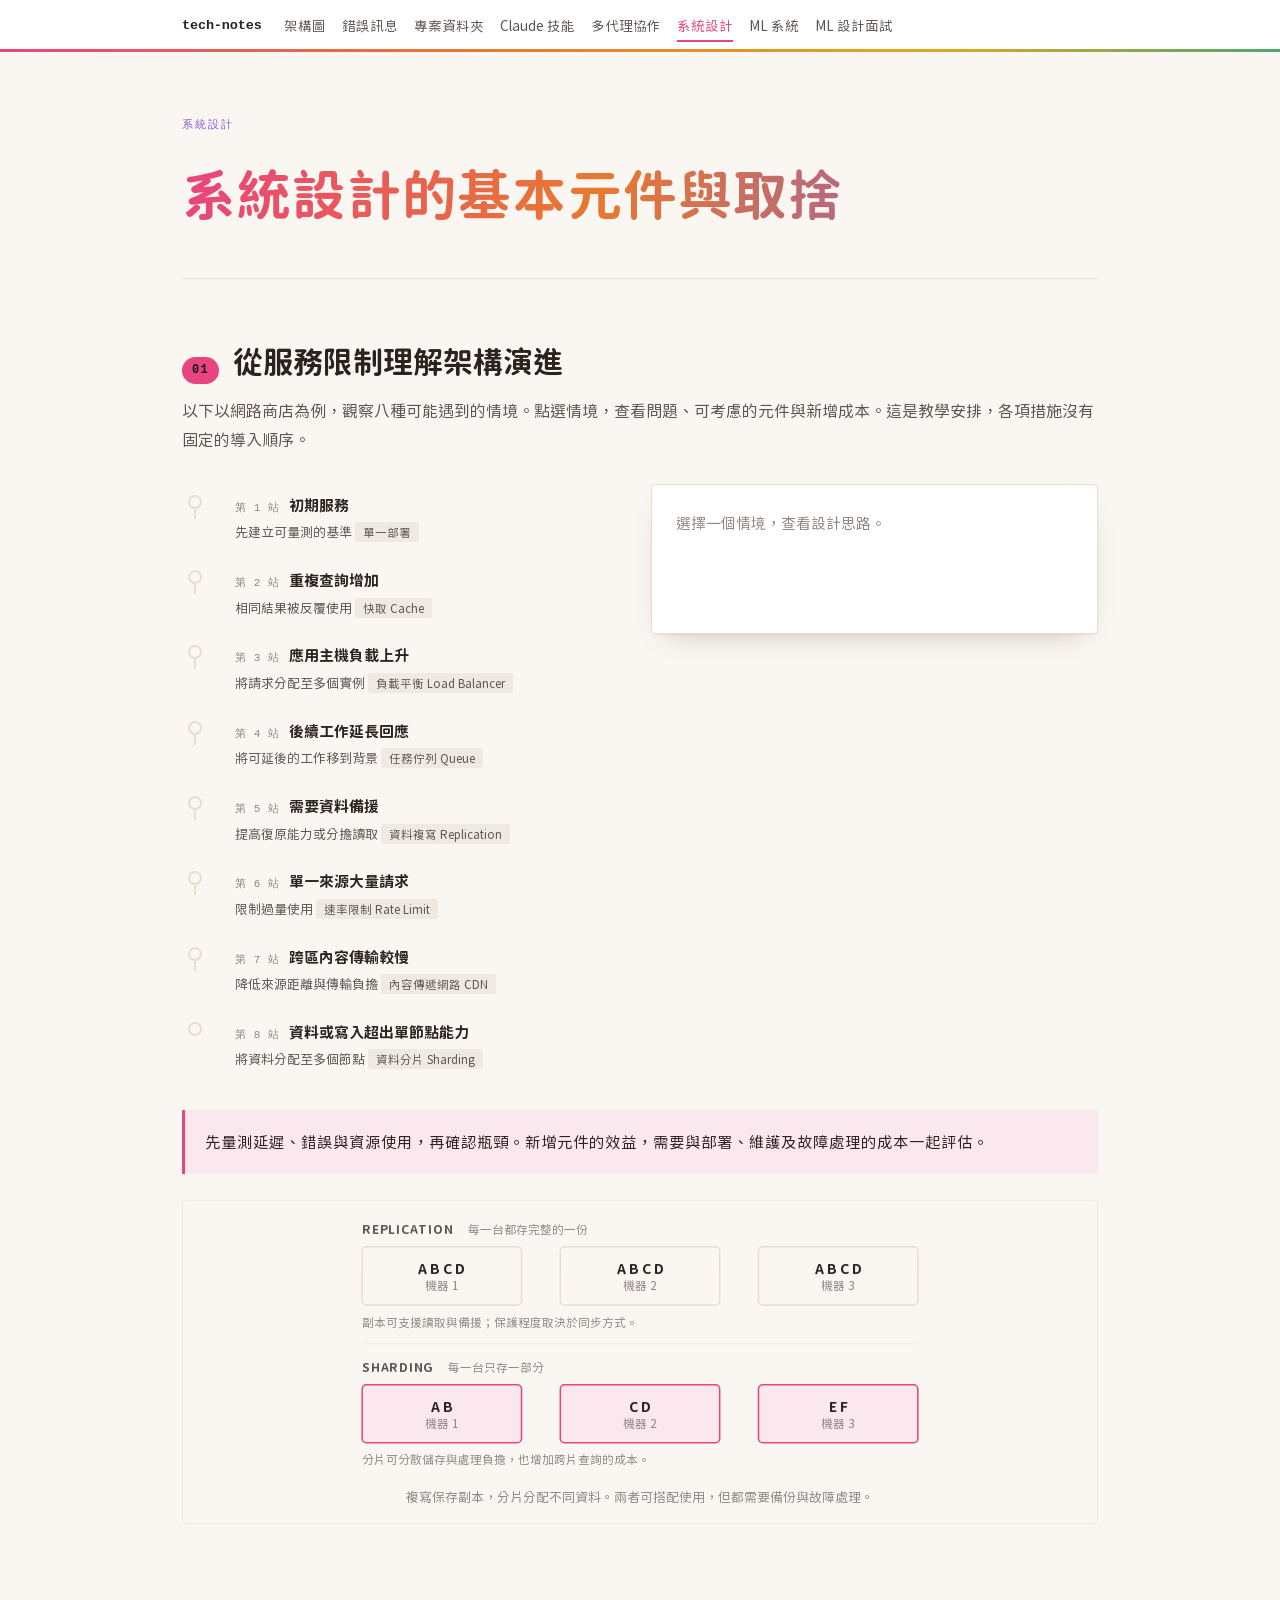
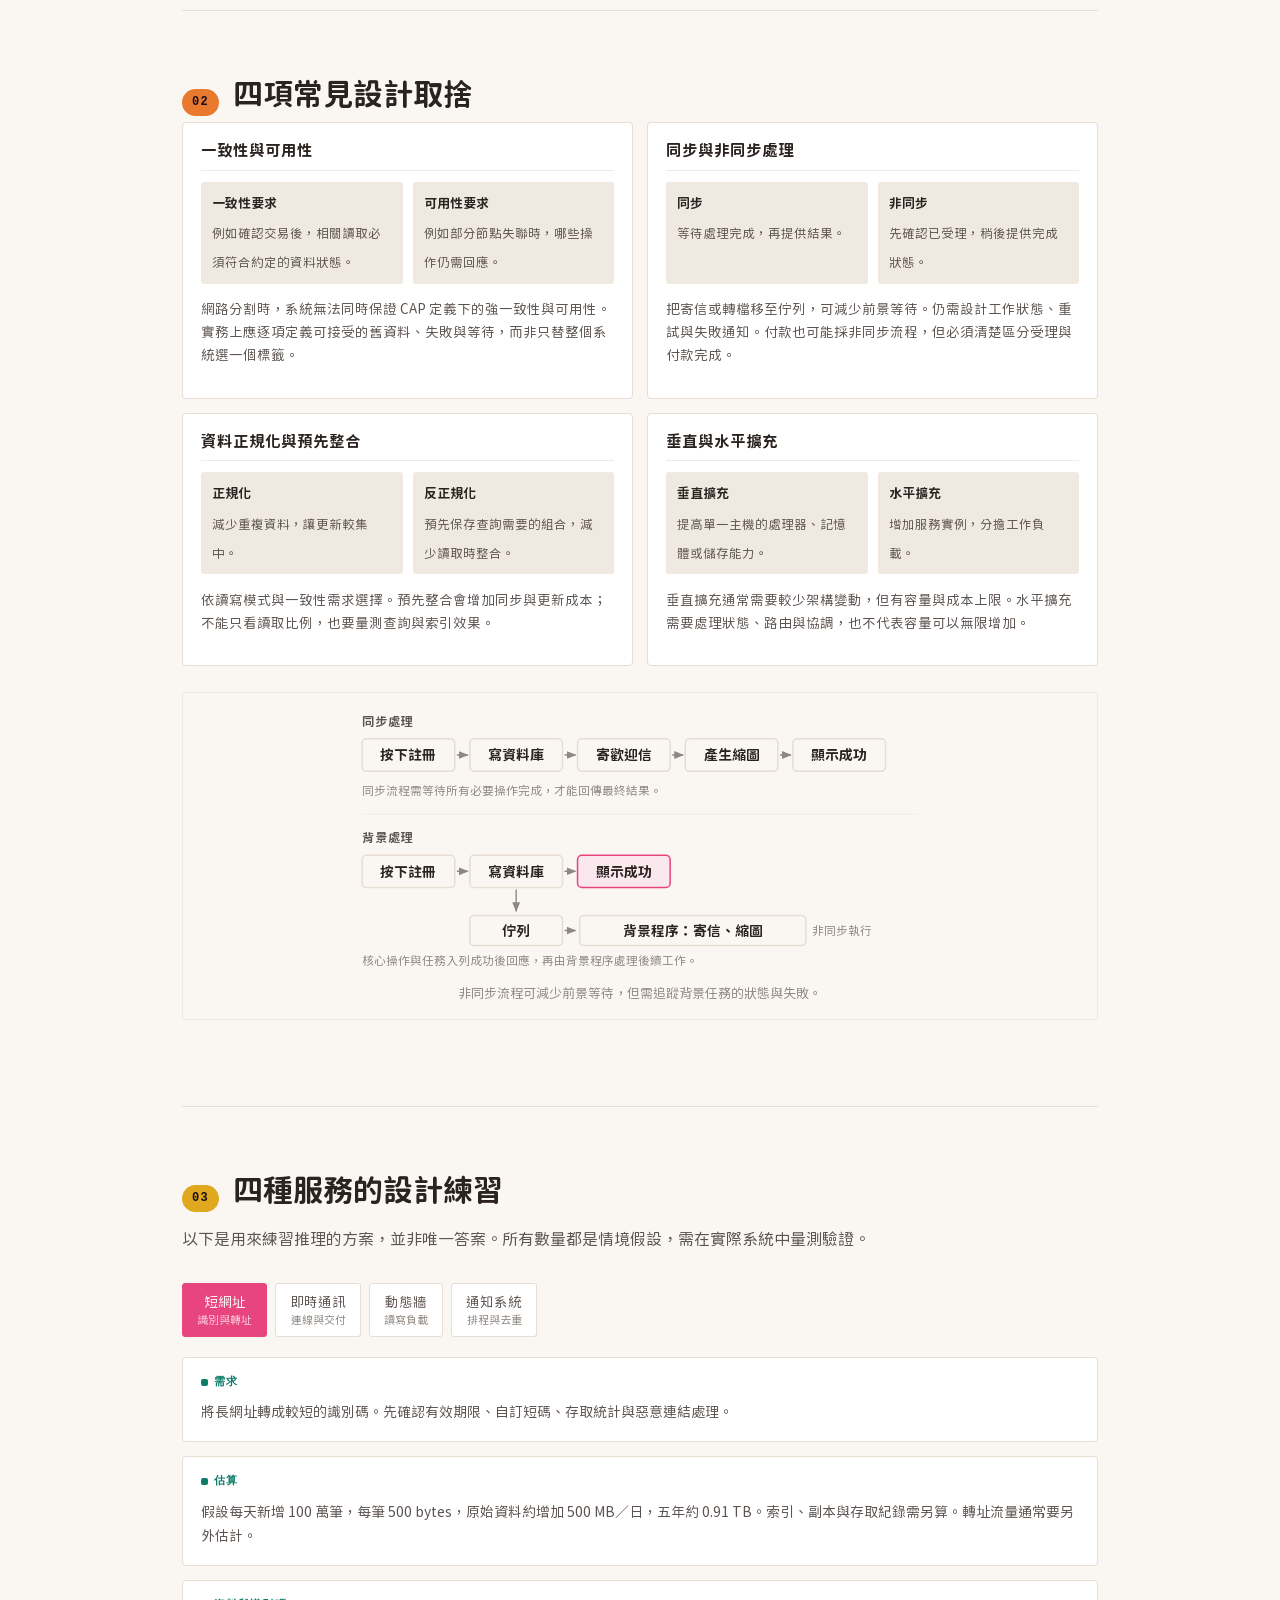
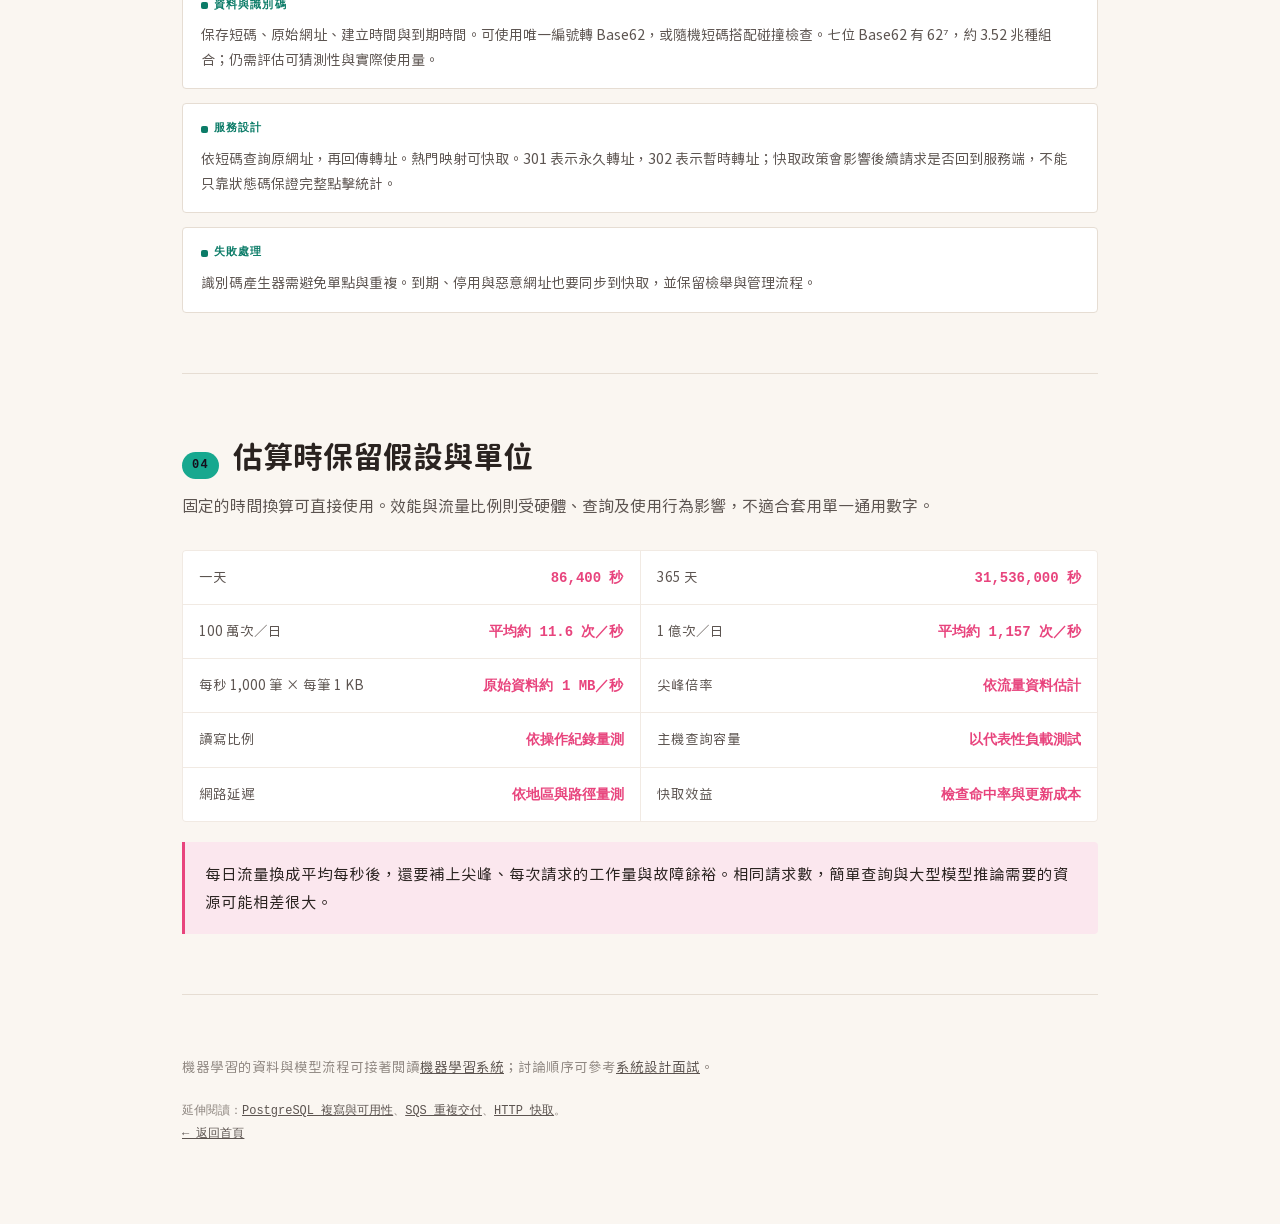
<file: sysdesign.html>
<!doctype html>
<meta charset="utf-8">
<meta name="viewport" content="width=device-width,initial-scale=1">
<title>系統設計 · tech-notes</title>
<meta name="description" content="以八個服務情境認識快取、負載平衡與資料分散，並透過四種案例練習需求釐清、容量估算與設計取捨。">
<link rel="icon" href="data:image/svg+xml,<svg xmlns='http://www.w3.org/2000/svg' viewBox='0 0 100 100'><text y='.9em' font-size='90'>🗺️</text></svg>">
<link rel="stylesheet" href="assets/base.css">
<script src="assets/reveal.js" defer></script>
<style>
/* ── 01 成長車站 ── */
.line{display:flex; flex-direction:column; gap:0}
.stop{
  display:grid; grid-template-columns:26px 1fr; gap:14px;
  border:0; background:none; padding:0; width:100%; text-align:left;
  font-family:var(--font-cn); color:inherit; cursor:pointer;
}
.stop-rail{display:flex; flex-direction:column; align-items:center}
.stop .dot{
  width:14px; height:14px; border-radius:50%; background:var(--paper);
  border:2.5px solid var(--line); flex:none; margin-top:11px; transition:all .13s;
}
.stop .bar{width:2px; flex:1; background:var(--line); min-height:10px}
.stop:last-child .bar{display:none}
.stop-body{
  padding:9px 12px 11px; border-radius:4px; margin-bottom:4px;
  border:1px solid transparent; transition:background .13s, border-color .13s;
}
.stop:hover .stop-body{background:var(--paper-2); border-color:var(--line-soft)}
.stop.on .stop-body{background:var(--accent-soft); border-color:var(--accent)}
.stop.on .dot{background:var(--accent); border-color:var(--accent); transform:scale(1.15)}
.stop-hd{display:flex; align-items:baseline; gap:9px; flex-wrap:wrap}
.stop-i{font-family:var(--font-mono); font-size:11px; color:var(--ink-3); letter-spacing:.05em}
.stop-n{font-size:15px; font-weight:700; line-height:1.5}
.stop-w{font-size:13px; color:var(--ink-2); margin-top:3px; line-height:1.6}
.stop-add{
  display:inline-block; margin-top:6px; font-size:11.5px; padding:2px 8px; border-radius:3px;
  background:var(--paper-3); color:var(--ink-2);
}
.stop.on .stop-add{background:var(--accent); color:var(--on-accent)}

.d-shape{
  font-family:var(--font-mono); font-size:11.5px; line-height:1.85; white-space:pre;
  background:var(--paper-3); padding:12px 14px; border-radius:4px;
  margin:0 0 14px; overflow-x:auto; color:var(--ink);
}

/* 前後對比 */
.ba{display:flex; flex-direction:column; gap:8px; margin:0 0 16px}
.ba > div{border-radius:4px; padding:12px 14px}
.ba .no{background:var(--ochre-soft); border-left:3px solid var(--ochre)}
.ba .yes{background:var(--good-soft); border-left:3px solid var(--good)}
.ba .lab{
  display:block; font-family:var(--font-mono); font-size:10.5px;
  letter-spacing:.12em; margin-bottom:6px;
}
.ba .no .lab{color:var(--ochre)}
.ba .yes .lab{color:var(--good)}
.ba p{margin:0; font-size:14px; line-height:1.8; color:var(--ink-2)}
.ba p b{color:var(--ink)}
.ba .arrow{
  text-align:center; padding:0; color:var(--ink-3); font-size:13px;
  background:none; border:0;
}

/* 取捨 */
.tos{display:grid; grid-template-columns:1fr 1fr; gap:14px}
@media (max-width:860px){.tos{grid-template-columns:1fr}}
.to{
  border:1px solid var(--line); border-radius:4px; background:var(--paper-2);
  padding:16px 18px 18px;
}
.to h3{font-size:15.5px; margin-bottom:11px; padding-bottom:9px; border-bottom:1px solid var(--line-soft)}
.to .two{display:grid; grid-template-columns:1fr 1fr; gap:10px; margin-bottom:11px}
.to .side{background:var(--paper-3); border-radius:3px; padding:9px 11px}
.to .side b{display:block; font-size:13px; color:var(--ink); margin-bottom:3px}
.to .side span{font-size:12.5px; color:var(--ink-2); line-height:1.6}
.to .rule{font-size:13.5px; color:var(--ink-2); line-height:1.7}
.to .rule b{color:var(--ink)}

/* 分頁 */
.tabs{display:flex; gap:8px; flex-wrap:wrap; margin-bottom:20px}
.tab{
  font-family:var(--font-cn); font-size:13.5px; padding:8px 14px;
  border:1px solid var(--line); background:var(--paper-2); color:var(--ink-2);
  border-radius:3px; cursor:pointer; transition:all .13s; line-height:1.4;
}
.tab small{display:block; font-size:11px; color:var(--ink-3); margin-top:1px}
.tab:hover{border-color:var(--accent); color:var(--accent)}
.tab[aria-selected="true"]{background:var(--accent); border-color:var(--accent); color:var(--on-accent)}
.tab[aria-selected="true"] small{color:var(--on-accent); opacity:.75}
.panel[hidden]{display:none}
.qa{display:flex; flex-direction:column; gap:14px}
.qa > div{
  border:1px solid var(--line); border-radius:4px; background:var(--paper-2);
  padding:15px 18px 17px;
}
.qa dt{
  font-family:var(--font-mono); font-size:10px; letter-spacing:.13em;
  color:var(--ink-3); text-transform:uppercase; margin-bottom:6px;
}
.qa dd{margin:0; font-size:14px; color:var(--ink-2); line-height:1.75}
.qa dd b{color:var(--ink)}
.qa dd code{
  font-family:var(--font-mono); font-size:12.5px; background:var(--paper-3);
  padding:1px 5px; border-radius:3px; color:var(--ink);
}

/* 數字直覺 */
.nums{display:grid; grid-template-columns:repeat(2,1fr); gap:1px; background:var(--line-soft);
  border:1px solid var(--line-soft); border-radius:4px; overflow:hidden}
@media (max-width:760px){.nums{grid-template-columns:1fr}}
.nums > div{background:var(--paper-2); padding:13px 16px; display:grid;
  grid-template-columns:1fr auto; gap:12px; align-items:baseline}
.nums .k{font-size:13.5px; color:var(--ink-2)}
.nums .v{font-family:var(--font-mono); font-size:14px; font-weight:700; color:var(--accent); white-space:nowrap}
</style>

<nav class="topnav">
<div class="topnav-in">
  <a class="brand" href="./">tech-notes</a>
  <div class="navlinks">
    <a href="architecture.html">架構圖</a>
    <a href="errors.html">錯誤訊息</a>
    <a href="project.html">專案資料夾</a>
    <a href="skills.html">Claude 技能</a>
    <a href="agents.html">多代理協作</a>
    <a href="sysdesign.html" aria-current="page">系統設計</a>
    <a href="mlsystem.html">ML 系統</a>
    <a href="mldesign.html">ML 設計面試</a>
  </div>
</div></nav>

<div class="wrap">

<svg class="figdefs" width="0" height="0" aria-hidden="true" focusable="false"
     style="position:absolute;overflow:hidden"><defs>
  <marker id="fa" viewBox="0 0 10 8" refX="9" refY="4" markerWidth="7" markerHeight="6" orient="auto">
    <path d="M0 0 L10 4 L0 8 Z" fill="var(--ink-3)"/></marker>
  <marker id="fac" viewBox="0 0 10 8" refX="9" refY="4" markerWidth="7" markerHeight="6" orient="auto">
    <path d="M0 0 L10 4 L0 8 Z" fill="var(--accent)"/></marker>
</defs></svg>


<header>
<div class="eyebrow">系統設計</div>
<h1>系統設計的基本元件與取捨</h1>
</header>
<section>
<div class="sec-head"><span class="sec-num">01</span>
<h2>從服務限制理解架構演進</h2>
</div>
<p class="sec-lede">以下以網路商店為例，觀察八種可能遇到的情境。點選情境，查看問題、可考慮的元件與新增成本。這是教學安排，各項措施沒有固定的導入順序。</p>
<div class="split">
<div class="line" id="line">
</div>
<div class="detail sticky" id="card">
<p class="placeholder">選擇一個情境，查看設計思路。</p>
</div>
</div>
<div class="callout" style="margin-top:24px">先量測延遲、錯誤與資源使用，再確認瓶頸。新增元件的效益，需要與部署、維護及故障處理的成本一起評估。</div><figure class="fig">
<svg viewBox="0 0 520 234" role="img" aria-label="replication 每台存完整的一份，sharding 每台只存一部分"><text class="f-hd" x="2" y="12">REPLICATION</text><text class="f-l" x="100" y="12">每一台都存完整的一份</text><rect x="2" y="24" width="148" height="54" rx="4" fill="var(--paper)" stroke="var(--line)" stroke-width="1.4"/><text class="f-t" x="76" y="49" text-anchor="middle">A B C D</text><text class="f-l" x="76" y="64" text-anchor="middle">機器 1</text><rect x="186" y="24" width="148" height="54" rx="4" fill="var(--paper)" stroke="var(--line)" stroke-width="1.4"/><text class="f-t" x="260" y="49" text-anchor="middle">A B C D</text><text class="f-l" x="260" y="64" text-anchor="middle">機器 2</text><rect x="370" y="24" width="148" height="54" rx="4" fill="var(--paper)" stroke="var(--line)" stroke-width="1.4"/><text class="f-t" x="444" y="49" text-anchor="middle">A B C D</text><text class="f-l" x="444" y="64" text-anchor="middle">機器 3</text><text class="f-l" x="2" y="98">副本可支援讀取與備援；保護程度取決於同步方式。</text><line x1="2" y1="114" x2="518" y2="114" stroke="var(--line-soft)" stroke-width="1"/><text class="f-hd" x="2" y="140">SHARDING</text><text class="f-l" x="82" y="140">每一台只存一部分</text><rect x="2" y="152" width="148" height="54" rx="4" fill="var(--accent-soft)" stroke="var(--accent)" stroke-width="1.4"/><text class="f-t" x="76" y="177" text-anchor="middle">A B</text><text class="f-l" x="76" y="192" text-anchor="middle">機器 1</text><rect x="186" y="152" width="148" height="54" rx="4" fill="var(--accent-soft)" stroke="var(--accent)" stroke-width="1.4"/><text class="f-t" x="260" y="177" text-anchor="middle">C D</text><text class="f-l" x="260" y="192" text-anchor="middle">機器 2</text><rect x="370" y="152" width="148" height="54" rx="4" fill="var(--accent-soft)" stroke="var(--accent)" stroke-width="1.4"/><text class="f-t" x="444" y="177" text-anchor="middle">E F</text><text class="f-l" x="444" y="192" text-anchor="middle">機器 3</text><text class="f-l" x="2" y="226">分片可分散儲存與處理負擔，也增加跨片查詢的成本。</text></svg>
<figcaption>複寫保存副本，分片分配不同資料。兩者可搭配使用，但都需要備份與故障處理。</figcaption>
</figure>
</section>
<section>
<div class="sec-head"><span class="sec-num">02</span>
<h2>四項常見設計取捨</h2>
</div>
<div class="tos">
<div class="to">
<h3>一致性與可用性</h3>
<div class="two">
<div class="side"><b>一致性要求</b><span>例如確認交易後，相關讀取必須符合約定的資料狀態。</span>
</div>
<div class="side"><b>可用性要求</b><span>例如部分節點失聯時，哪些操作仍需回應。</span>
</div>
</div>
<p class="rule">網路分割時，系統無法同時保證 CAP 定義下的強一致性與可用性。實務上應逐項定義可接受的舊資料、失敗與等待，而非只替整個系統選一個標籤。</p>
</div>
<div class="to">
<h3>同步與非同步處理</h3>
<div class="two">
<div class="side"><b>同步</b><span>等待處理完成，再提供結果。</span>
</div>
<div class="side"><b>非同步</b><span>先確認已受理，稍後提供完成狀態。</span>
</div>
</div>
<p class="rule">把寄信或轉檔移至佇列，可減少前景等待。仍需設計工作狀態、重試與失敗通知。付款也可能採非同步流程，但必須清楚區分受理與付款完成。</p>
</div>
<div class="to">
<h3>資料正規化與預先整合</h3>
<div class="two">
<div class="side"><b>正規化</b><span>減少重複資料，讓更新較集中。</span>
</div>
<div class="side"><b>反正規化</b><span>預先保存查詢需要的組合，減少讀取時整合。</span>
</div>
</div>
<p class="rule">依讀寫模式與一致性需求選擇。預先整合會增加同步與更新成本；不能只看讀取比例，也要量測查詢與索引效果。</p>
</div>
<div class="to">
<h3>垂直與水平擴充</h3>
<div class="two">
<div class="side"><b>垂直擴充</b><span>提高單一主機的處理器、記憶體或儲存能力。</span>
</div>
<div class="side"><b>水平擴充</b><span>增加服務實例，分擔工作負載。</span>
</div>
</div>
<p class="rule">垂直擴充通常需要較少架構變動，但有容量與成本上限。水平擴充需要處理狀態、路由與協調，也不代表容量可以無限增加。</p>
</div>
</div><figure class="fig">
<svg viewBox="0 0 520 238" role="img" aria-label="同步流程與背景佇列的回應時機比較"><text class="f-hd" x="2" y="12">同步處理</text><rect x="2" y="24" width="86" height="30" rx="4" fill="var(--paper)" stroke="var(--line)" stroke-width="1.4"/><text class="f-t" x="45" y="44" text-anchor="middle">按下註冊</text><line x1="90" y1="39" x2="100" y2="39" stroke="var(--ink-3)" stroke-width="1.3" marker-end="url(#fa)"/><rect x="102" y="24" width="86" height="30" rx="4" fill="var(--paper)" stroke="var(--line)" stroke-width="1.4"/><text class="f-t" x="145" y="44" text-anchor="middle">寫資料庫</text><line x1="190" y1="39" x2="200" y2="39" stroke="var(--ink-3)" stroke-width="1.3" marker-end="url(#fa)"/><rect x="202" y="24" width="86" height="30" rx="4" fill="var(--paper)" stroke="var(--line)" stroke-width="1.4"/><text class="f-t" x="245" y="44" text-anchor="middle">寄歡迎信</text><line x1="290" y1="39" x2="300" y2="39" stroke="var(--ink-3)" stroke-width="1.3" marker-end="url(#fa)"/><rect x="302" y="24" width="86" height="30" rx="4" fill="var(--paper)" stroke="var(--line)" stroke-width="1.4"/><text class="f-t" x="345" y="44" text-anchor="middle">產生縮圖</text><line x1="390" y1="39" x2="400" y2="39" stroke="var(--ink-3)" stroke-width="1.3" marker-end="url(#fa)"/><rect x="402" y="24" width="86" height="30" rx="4" fill="var(--paper)" stroke="var(--line)" stroke-width="1.4"/><text class="f-t" x="445" y="44" text-anchor="middle">顯示成功</text><text class="f-l" x="2" y="76">同步流程需等待所有必要操作完成，才能回傳最終結果。</text><line x1="2" y1="94" x2="518" y2="94" stroke="var(--line-soft)" stroke-width="1"/><text class="f-hd" x="2" y="120">背景處理</text><rect x="2" y="132" width="86" height="30" rx="4" fill="var(--paper)" stroke="var(--line)" stroke-width="1.4"/><text class="f-t" x="45" y="152" text-anchor="middle">按下註冊</text><line x1="90" y1="147" x2="100" y2="147" stroke="var(--ink-3)" stroke-width="1.3" marker-end="url(#fa)"/><rect x="102" y="132" width="86" height="30" rx="4" fill="var(--paper)" stroke="var(--line)" stroke-width="1.4"/><text class="f-t" x="145" y="152" text-anchor="middle">寫資料庫</text><line x1="190" y1="147" x2="200" y2="147" stroke="var(--ink-3)" stroke-width="1.3" marker-end="url(#fa)"/><rect x="202" y="132" width="86" height="30" rx="4" fill="var(--accent-soft)" stroke="var(--accent)" stroke-width="1.4"/><text class="f-t" x="245" y="152" text-anchor="middle">顯示成功</text><line x1="145" y1="164" x2="145" y2="184" stroke="var(--ink-3)" stroke-width="1.3" marker-end="url(#fa)"/><rect x="102" y="188" width="86" height="28" rx="4" fill="var(--paper)" stroke="var(--line)" stroke-width="1.4"/><text class="f-t" x="145" y="207" text-anchor="middle">佇列</text><line x1="190" y1="202" x2="200" y2="202" stroke="var(--ink-3)" stroke-width="1.3" marker-end="url(#fa)"/><rect x="204" y="188" width="210" height="28" rx="4" fill="var(--paper)" stroke="var(--line)" stroke-width="1.4"/><text class="f-t" x="309" y="207" text-anchor="middle">背景程序：寄信、縮圖</text><text class="f-l" x="420" y="206">非同步執行</text><text class="f-l" x="2" y="234">核心操作與任務入列成功後回應，再由背景程序處理後續工作。</text></svg>
<figcaption>非同步流程可減少前景等待，但需追蹤背景任務的狀態與失敗。</figcaption>
</figure>
</section>
<section>
<div class="sec-head"><span class="sec-num">03</span>
<h2>四種服務的設計練習</h2>
</div>
<p class="sec-lede">以下是用來練習推理的方案，並非唯一答案。所有數量都是情境假設，需在實際系統中量測驗證。</p>
<div class="tabs" role="tablist"><button class="tab" role="tab" data-t="url" aria-selected="true">短網址<small>識別與轉址</small></button><button class="tab" role="tab" data-t="chat" aria-selected="false">即時通訊<small>連線與交付</small></button><button class="tab" role="tab" data-t="feed" aria-selected="false">動態牆<small>讀寫負載</small></button><button class="tab" role="tab" data-t="notify" aria-selected="false">通知系統<small>排程與去重</small></button>
</div>
<div class="panel" data-panel="url">
<div class="qa">
<div>
<dt>需求</dt>
<dd>將長網址轉成較短的識別碼。先確認有效期限、自訂短碼、存取統計與惡意連結處理。</dd>
</div>
<div>
<dt>估算</dt>
<dd>假設每天新增 100 萬筆，每筆 500 bytes，原始資料約增加 500 MB／日，五年約 0.91 TB。索引、副本與存取紀錄需另算。轉址流量通常要另外估計。</dd>
</div>
<div>
<dt>資料與識別碼</dt>
<dd>保存短碼、原始網址、建立時間與到期時間。可使用唯一編號轉 Base62，或隨機短碼搭配碰撞檢查。七位 Base62 有 62⁷，約 3.52 兆種組合；仍需評估可猜測性與實際使用量。</dd>
</div>
<div>
<dt>服務設計</dt>
<dd>依短碼查詢原網址，再回傳轉址。熱門映射可快取。301 表示永久轉址，302 表示暫時轉址；快取政策會影響後續請求是否回到服務端，不能只靠狀態碼保證完整點擊統計。</dd>
</div>
<div>
<dt>失敗處理</dt>
<dd>識別碼產生器需避免單點與重複。到期、停用與惡意網址也要同步到快取，並保留檢舉與管理流程。</dd>
</div>
</div>
</div>
<div class="panel" data-panel="chat" hidden>
<div class="qa">
<div>
<dt>需求</dt>
<dd>先確認一對一或群組、訊息保存期、已讀狀態與端對端加密要求，以及離線裝置如何同步。</dd>
</div>
<div>
<dt>估算</dt>
<dd>假設 5,000 萬日活躍使用者，每人每天送出 40 則，平均約 23,148 則／秒。接收端數量、附件與尖峰會增加負載，不能只以送出筆數估算。</dd>
</div>
<div>
<dt>資料</dt>
<dd>以對話與訊息 ID 組織資料。若採分片，可考慮對話識別碼，但大型群組仍可能形成熱點。離線裝置以同步游標追蹤已取得的位置。</dd>
</div>
<div>
<dt>連線</dt>
<dd>WebSocket 可提供雙向長連線。服務需知道使用者連線所在節點，並處理重新連線、心跳與背壓。</dd>
</div>
<div>
<dt>可靠性</dt>
<dd>為訊息提供穩定識別碼與確認機制，接收端去重並補取缺漏。群組規模大時，可依使用情境調整主動推送與按需讀取的比例。</dd>
</div>
</div>
</div>
<div class="panel" data-panel="feed" hidden>
<div class="qa">
<div>
<dt>需求</dt>
<dd>確認依時間或相關性排序、更新延遲、追蹤規模與內容權限。</dd>
</div>
<div>
<dt>估算</dt>
<dd>假設 3 億日活躍使用者，每人每天開啟 10 次，約有 30 億次讀取／日。仍需估算分頁、重新整理與發文頻率。</dd>
</div>
<div>
<dt>資料分發</dt>
<dd>Fan-out on write 在發文時更新粉絲清單；fan-out on read 在讀取時查詢追蹤帳號的內容。前者增加寫入，後者增加讀取工作。</dd>
</div>
<div>
<dt>混合方案</dt>
<dd>可對一般帳號預先建立清單，對高粉絲量帳號在讀取時整合。門檻應依活躍粉絲數、更新頻率與服務容量調整。</dd>
</div>
<div>
<dt>一致性</dt>
<dd>追蹤新帳號時可能需要回填。刪文、封鎖與權限變更應在讀取時再次檢查，避免僅依舊清單顯示內容。</dd>
</div>
</div><figure class="fig">
<svg viewBox="0 0 520 248" role="img" aria-label="比較發文時建立動態牆清單與讀取時查詢貼文"><text class="f-hd" x="2" y="12">推</text><text class="f-l" x="46" y="12">FAN-OUT ON WRITE</text><rect x="2" y="28" width="112" height="44" rx="4" fill="var(--accent-soft)" stroke="var(--accent)" stroke-width="1.4"/><text class="f-t" x="58" y="55" text-anchor="middle">阿明發文</text><path d="M140 24 V 76" stroke="var(--accent)" stroke-width="1.4" fill="none"/><path d="M116 50 H140" stroke="var(--accent)" stroke-width="1.4" fill="none"/><line x1="140" y1="24" x2="184" y2="24" stroke="var(--accent)" stroke-width="1.4" marker-end="url(#fac)"/><line x1="140" y1="50" x2="184" y2="50" stroke="var(--accent)" stroke-width="1.4" marker-end="url(#fac)"/><line x1="140" y1="76" x2="184" y2="76" stroke="var(--accent)" stroke-width="1.4" marker-end="url(#fac)"/><rect x="188" y="12" width="188" height="24" rx="3" fill="var(--paper)" stroke="var(--line)" stroke-width="1.3"/><text class="f-s" x="282" y="28" text-anchor="middle">粉絲 A 的動態牆清單</text><rect x="188" y="38" width="188" height="24" rx="3" fill="var(--paper)" stroke="var(--line)" stroke-width="1.3"/><text class="f-s" x="282" y="54" text-anchor="middle">粉絲 B 的動態牆清單</text><rect x="188" y="64" width="188" height="24" rx="3" fill="var(--paper)" stroke="var(--line)" stroke-width="1.3"/><text class="f-s" x="282" y="80" text-anchor="middle">粉絲 C 的動態牆清單</text><text class="f-l" x="386" y="54">發文時更新清單</text><text class="f-l" x="2" y="104">預先建立清單可減少讀取工作，但寫入量隨粉絲數增加。</text><line x1="2" y1="120" x2="518" y2="120" stroke="var(--line-soft)" stroke-width="1"/><text class="f-hd" x="2" y="146">拉</text><text class="f-l" x="46" y="146">FAN-OUT ON READ</text><rect x="2" y="162" width="112" height="44" rx="4" fill="var(--paper)" stroke="var(--line)" stroke-width="1.4"/><text class="f-t" x="58" y="189" text-anchor="middle">你打開 App</text><path d="M140 158 V 210" stroke="var(--ink-3)" stroke-width="1.4" fill="none"/><line x1="186" y1="158" x2="144" y2="158" stroke="var(--ink-3)" stroke-width="1.3" marker-end="url(#fa)"/><line x1="186" y1="184" x2="144" y2="184" stroke="var(--ink-3)" stroke-width="1.3" marker-end="url(#fa)"/><line x1="186" y1="210" x2="144" y2="210" stroke="var(--ink-3)" stroke-width="1.3" marker-end="url(#fa)"/><line x1="140" y1="184" x2="118" y2="184" stroke="var(--ink-3)" stroke-width="1.3" marker-end="url(#fa)"/><rect x="188" y="146" width="188" height="24" rx="3" fill="var(--paper)" stroke="var(--line)" stroke-width="1.3"/><text class="f-s" x="282" y="162" text-anchor="middle">追蹤的人 A 的貼文</text><rect x="188" y="172" width="188" height="24" rx="3" fill="var(--paper)" stroke="var(--line)" stroke-width="1.3"/><text class="f-s" x="282" y="188" text-anchor="middle">追蹤的人 B 的貼文</text><rect x="188" y="198" width="188" height="24" rx="3" fill="var(--paper)" stroke="var(--line)" stroke-width="1.3"/><text class="f-s" x="282" y="214" text-anchor="middle">追蹤的人 C 的貼文</text><text class="f-l" x="386" y="188">讀取時查詢</text><text class="f-l" x="2" y="238">按需查詢可減少預先寫入，但需承擔讀取與排序成本。</text></svg>
<figcaption>可依粉絲數與活躍程度混合使用：部分內容預先建立，其他內容於讀取時查詢並整合。</figcaption>
</figure>
</div>
<div class="panel" data-panel="notify" hidden>
<div class="qa">
<div>
<dt>需求</dt>
<dd>定義推播、簡訊與電子郵件的用途，確認時效、使用者偏好、重試範圍與退訂方式。</dd>
</div>
<div>
<dt>估算</dt>
<dd>每天 1 億則通知，平均約 1,157 則／秒。全站活動會有明顯尖峰，需要依實際發送時間與供應商限流估算。</dd>
</div>
<div>
<dt>資料</dt>
<dd>保存通知模板、收件偏好、排程與發送狀態。供應商接受請求不等於使用者已讀取，狀態應清楚區分。</dd>
</div>
<div>
<dt>服務流程</dt>
<dd>事件先進入佇列，再由不同管道的背景程序處理。可分別限流與重試，降低單一供應商故障對其他管道的影響。</dd>
</div>
<div>
<dt>重複與頻率</dt>
<dd>以穩定的通知 ID、原子狀態更新與供應商冪等能力降低重複發送。單純「先查再送」仍可能有競爭條件。另需設定頻率上限與合併規則。</dd>
</div>
</div>
</div>
</section>
<section>
<div class="sec-head"><span class="sec-num">04</span>
<h2>估算時保留假設與單位</h2>
</div>
<p class="sec-lede">固定的時間換算可直接使用。效能與流量比例則受硬體、查詢及使用行為影響，不適合套用單一通用數字。</p>
<div class="nums">
<div><span class="k">一天</span><span class="v">86,400 秒</span>
</div>
<div><span class="k">365 天</span><span class="v">31,536,000 秒</span>
</div>
<div><span class="k">100 萬次／日</span><span class="v">平均約 11.6 次／秒</span>
</div>
<div><span class="k">1 億次／日</span><span class="v">平均約 1,157 次／秒</span>
</div>
<div><span class="k">每秒 1,000 筆 × 每筆 1 KB</span><span class="v">原始資料約 1 MB／秒</span>
</div>
<div><span class="k">尖峰倍率</span><span class="v">依流量資料估計</span>
</div>
<div><span class="k">讀寫比例</span><span class="v">依操作紀錄量測</span>
</div>
<div><span class="k">主機查詢容量</span><span class="v">以代表性負載測試</span>
</div>
<div><span class="k">網路延遲</span><span class="v">依地區與路徑量測</span>
</div>
<div><span class="k">快取效益</span><span class="v">檢查命中率與更新成本</span>
</div>
</div>
<div class="callout" style="margin-top:20px">每日流量換成平均每秒後，還要補上尖峰、每次請求的工作量與故障餘裕。相同請求數，簡單查詢與大型模型推論需要的資源可能相差很大。</div>
</section>
<footer>
<p>機器學習的資料與模型流程可接著閱讀<a href="mlsystem.html">機器學習系統</a>；討論順序可參考<a href="mldesign.html">系統設計面試</a>。</p>
<p class="cred">延伸閱讀：<a href="https://www.postgresql.org/docs/current/high-availability.html">PostgreSQL 複寫與可用性</a>、<a href="https://docs.aws.amazon.com/AWSSimpleQueueService/latest/SQSDeveloperGuide/standard-queues-at-least-once-delivery.html">SQS 重複交付</a>、<a href="https://developer.mozilla.org/en-US/docs/Web/HTTP/Guides/Caching">HTTP 快取</a>。<br><a href="./">← 返回首頁</a>
</p>
</footer>
</div>

<script>
const STOPS = [
  {
    "n": "初期服務",
    "add": "單一部署",
    "who": "先建立可量測的基準",
    "wall": "小型商店將應用與資料庫部署在同一台主機，目前延遲與容量符合需求。",
    "fix": "可先維持簡單架構，同時建立備份、監控與基本安全設定。",
    "shape": "使用者 → 應用與資料庫",
    "note": "是否拆分應依故障隔離與資源需求決定，不只看使用者人數。"
  },
  {
    "n": "重複查詢增加",
    "add": "快取 Cache",
    "who": "相同結果被反覆使用",
    "wall": "熱門商品榜單被頻繁讀取，每次都重新彙總訂單，增加資料庫工作。",
    "fix": "暫存已計算結果，後續請求在有效期限內重用；未命中時再查詢。",
    "shape": "使用者 → 應用 → 快取 → 未命中時查資料庫",
    "note": "設計有效期限與失效方式。庫存、價格等資料的容許延遲可能不同，不能使用相同策略。"
  },
  {
    "n": "應用主機負載上升",
    "add": "負載平衡 Load Balancer",
    "who": "將請求分配至多個實例",
    "wall": "量測顯示應用處理能力不足，增加實例後需要共同的流量入口。",
    "fix": "由負載平衡器分配請求，並以健康檢查避開故障實例。",
    "shape": "使用者 → 負載平衡器 → 應用 A／B／C",
    "note": "共用狀態需有適當保存方式。更新時也要處理現有連線，不能只移除路由就假設完全無中斷。"
  },
  {
    "n": "後續工作延長回應",
    "add": "任務佇列 Queue",
    "who": "將可延後的工作移到背景",
    "wall": "註冊流程等待寄信與產生縮圖，使使用者遲遲收不到回應。",
    "fix": "核心資料保存並可靠建立背景任務後，先回覆註冊狀態，再處理非必要的後續工作。",
    "shape": "應用 → 資料保存與任務入列\n佇列 → 背景程序 → 執行結果",
    "note": "資料寫入與任務入列需避免不一致。重試可能造成重複執行，處理端應有冪等與去重設計。"
  },
  {
    "n": "需要資料備援",
    "add": "資料複寫 Replication",
    "who": "提高復原能力或分擔讀取",
    "wall": "單一資料庫故障會中斷服務，部分讀取也希望由其他節點分擔。",
    "fix": "將資料複寫至其他節點，依產品與資料庫能力配置讀取及故障切換。",
    "shape": "主資料庫 → 複寫 → 副本\n應用依一致性需求選擇讀取位置",
    "note": "非同步複寫存在延遲，切換也可能遺失尚未同步的資料。複寫會傳播誤刪，因此不能取代獨立備份。"
  },
  {
    "n": "單一來源大量請求",
    "add": "速率限制 Rate Limit",
    "who": "限制過量使用",
    "wall": "某個用戶端持續大量呼叫 API，影響其他請求並提高外部服務費用。",
    "fix": "依帳號、來源與操作成本設定配額，超出時回覆適當狀態，並提供重試資訊。",
    "shape": "請求 → 速率限制 → 應用服務",
    "note": "IP 可能由多人共用。內部或付費流量也需合理上限，避免無限制例外成為保護缺口。"
  },
  {
    "n": "跨區內容傳輸較慢",
    "add": "內容傳遞網路 CDN",
    "who": "降低來源距離與傳輸負擔",
    "wall": "不同地區的使用者載入圖片與前端資源，受網路距離與來源容量影響。",
    "fix": "由分散節點提供可快取內容；缺少或過期時再向來源取得。",
    "shape": "使用者 → CDN 節點 → 必要時回到來源",
    "note": "依內容設定快取政策，更新檔案可使用內容雜湊或版本名稱。實際效益需量測，不能把所有請求延遲直接相加。"
  },
  {
    "n": "資料或寫入超出單節點能力",
    "add": "資料分片 Sharding",
    "who": "將資料分配至多個節點",
    "wall": "在查詢、索引與主機資源調整後，單一節點仍無法符合容量或處理需求。",
    "fix": "依分片鍵分配資料，例如使用者 ID 的雜湊或範圍。每個分片也可配置副本。",
    "shape": "應用 → 分片路由 → 分片 A／B／C",
    "note": "需處理熱點、重新分配、跨片查詢與交易。分片數與資料分布應根據量測調整。"
  }
];

const lineEl = document.getElementById("line"), card = document.getElementById("card");
STOPS.forEach((s,i)=>{
  const b = document.createElement("button");
  b.className = "stop"; b.type = "button";
  b.innerHTML = `
    <span class="stop-rail"><span class="dot"></span><span class="bar"></span></span>
    <span class="stop-body">
      <span class="stop-hd"><span class="stop-i">第 ${i+1} 站</span><span class="stop-n">${s.n}</span></span>
      <span class="stop-w">${s.who}</span>
      <span class="stop-add">${s.add}</span>
    </span>`;
  b.addEventListener("click", ()=>{
    document.querySelectorAll(".stop").forEach(x=>x.classList.toggle("on", x === b));
    card.innerHTML = `
      <div class="d-top"><span class="d-name">${s.add}</span><span class="d-tag">第 ${i+1} 站</span></div>
      <div class="ba">
        <div class="no"><span class="lab">情境與限制</span><p>${s.wall}</p></div>
        <div class="arrow">↓ 對應措施</div>
        <div class="yes"><span class="lab">可採取的方式</span><p>${s.fix}</p></div>
      </div>
      <div class="d-shape">${s.shape}</div>
      <div class="d-grid">
        <div class="d-cell"><dt>新增的設計考量</dt><dd>${s.note}</dd></div>
      </div>`;
    if(window.matchMedia("(max-width:860px)").matches)
      card.scrollIntoView({block:"nearest", behavior:"smooth"});
  });
  lineEl.appendChild(b);
});

document.querySelectorAll(".tab").forEach(t=>{
  t.addEventListener("click", ()=>{
    document.querySelectorAll(".tab").forEach(x=>x.setAttribute("aria-selected", String(x === t)));
    document.querySelectorAll(".panel").forEach(p=>{ p.hidden = p.dataset.panel !== t.dataset.t; });
  });
});
</script>
</file>
<file: assets/base.css>
/* ── 資源圓體 Resource Han Rounded TW（已瘦身，只留站上用到的字）── */
@font-face{font-family:"RHR";src:url("rhr-regular.woff2") format("woff2");font-weight:400;font-display:swap}
@font-face{font-family:"RHR";src:url("rhr-bold.woff2") format("woff2");font-weight:700;font-display:swap}

/* ── 顏色與字體 ── */
:root{
  --paper:#FAF6F1; --paper-2:#FFFFFF; --paper-3:#F0E9E1;
  --ink:#2A2320; --ink-2:#5C5450; --ink-3:#8F8781;
  --line:#E6DDD3; --line-soft:#F1EAE3;
  --c-pink:#E8447D; --c-orange:#E8792E; --c-yellow:#E0A81F; --c-mint:#17A88F;
  --c-blue:#4470D8; --c-purple:#8158D6;
  --c-pink-soft:#FBE7EE; --c-orange-soft:#FBEEE1; --c-yellow-soft:#FAF2DA;
  --c-mint-soft:#DFF3EF; --c-blue-soft:#E7ECFA; --c-purple-soft:#EFE9FA;
  --c-pink-ink:#C22E62; --c-orange-ink:#B45C13; --c-yellow-ink:#8A6300;
  --c-mint-ink:#0C7C68; --c-blue-ink:#3055B8; --c-purple-ink:#6742B5;
  --d0:#E8447D; --d1:#E8792E; --d2:#E0A81F; --d3:#3FBF87;
  --d4:#17A88F; --d5:#4470D8; --d6:#8158D6; --d7:#B45BD6;
  --accent:#E8447D; --accent-2:#C22E62; --accent-soft:#FBE7EE; --on-accent:#FFFFFF;
  --ochre:#E8792E; --ochre-soft:#FBEEE1;
  --good:#17A88F; --good-soft:#DFF3EF;
  --font-cn:"RHR","PingFang TC","Noto Sans TC",system-ui,sans-serif;
  --font-mono:ui-monospace,"SF Mono",SFMono-Regular,Menlo,Consolas,monospace;
  --shadow:0 1px 2px rgba(42,35,32,.05),0 12px 28px -16px rgba(42,35,32,.30);
}
@media (prefers-color-scheme:dark){
  :root:not([data-theme="light"]){
    --paper:#171319; --paper-2:#201A22; --paper-3:#2C2532;
    --ink:#F2EDF2; --ink-2:#ADA4B0; --ink-3:#807784;
    --line:#332B38; --line-soft:#261F2B;
    --c-pink:#FF7BA6; --c-orange:#FFA65C; --c-yellow:#F5CE55; --c-mint:#4FD9C0;
    --c-blue:#7EA1FF; --c-purple:#B692FF;
    --c-pink-soft:#3B1C28; --c-orange-soft:#382513; --c-yellow-soft:#3A3010;
    --c-mint-soft:#10332E; --c-blue-soft:#1C2648; --c-purple-soft:#291E41;
    --c-pink-ink:#FF9BBD; --c-orange-ink:#FFBC82; --c-yellow-ink:#F7DA85;
    --c-mint-ink:#6FE3CD; --c-blue-ink:#9CB8FF; --c-purple-ink:#C9AEFF;
    --d0:#FF7BA6; --d1:#FFA65C; --d2:#F5CE55; --d3:#6BE0AC;
    --d4:#4FD9C0; --d5:#7EA1FF; --d6:#B692FF; --d7:#D49BFF;
    --accent:#FF7BA6; --accent-2:#FFA3C1; --accent-soft:#3B1C28; --on-accent:#1B0D14;
    --ochre:#FFA65C; --ochre-soft:#382513;
    --good:#4FD9C0; --good-soft:#10332E;
    --shadow:0 1px 2px rgba(0,0,0,.5),0 12px 28px -16px rgba(0,0,0,.85);
  }
}
:root[data-theme="dark"]{
  --paper:#171319; --paper-2:#201A22; --paper-3:#2C2532;
  --ink:#F2EDF2; --ink-2:#ADA4B0; --ink-3:#807784;
  --line:#332B38; --line-soft:#261F2B;
  --c-pink:#FF7BA6; --c-orange:#FFA65C; --c-yellow:#F5CE55; --c-mint:#4FD9C0;
  --c-blue:#7EA1FF; --c-purple:#B692FF;
  --c-pink-soft:#3B1C28; --c-orange-soft:#382513; --c-yellow-soft:#3A3010;
  --c-mint-soft:#10332E; --c-blue-soft:#1C2648; --c-purple-soft:#291E41;
  --c-pink-ink:#FF9BBD; --c-orange-ink:#FFBC82; --c-yellow-ink:#F7DA85;
  --c-mint-ink:#6FE3CD; --c-blue-ink:#9CB8FF; --c-purple-ink:#C9AEFF;
  --d0:#FF7BA6; --d1:#FFA65C; --d2:#F5CE55; --d3:#6BE0AC;
  --d4:#4FD9C0; --d5:#7EA1FF; --d6:#B692FF; --d7:#D49BFF;
  --accent:#FF7BA6; --accent-2:#FFA3C1; --accent-soft:#3B1C28; --on-accent:#1B0D14;
  --ochre:#FFA65C; --ochre-soft:#382513;
  --good:#4FD9C0; --good-soft:#10332E;
  --shadow:0 1px 2px rgba(0,0,0,.5),0 12px 28px -16px rgba(0,0,0,.85);
}

*{box-sizing:border-box}
body{
  margin:0; background:var(--paper); color:var(--ink);
  font-family:var(--font-cn); font-size:16px; line-height:1.8;
  -webkit-font-smoothing:antialiased;
}
.wrap{max-width:960px; margin:0 auto; padding:0 22px}
h1,h2,h3{font-family:var(--font-cn); font-weight:700; text-wrap:balance; line-height:1.4; margin:0}
code,.mono{font-family:var(--font-mono)}
a{color:var(--accent)}
:focus-visible{outline:2px solid var(--accent); outline-offset:3px; border-radius:3px}
@media (prefers-reduced-motion:reduce){*{animation:none!important; transition:none!important}}

/* ── 導覽列 ── */
.topnav{
  border-bottom:1px solid var(--line); background:var(--paper-2);
  position:sticky; top:0; z-index:20; backdrop-filter:blur(6px);
}
.topnav-in{
  max-width:960px; margin:0 auto; padding:0 22px; height:52px;
  display:flex; align-items:center; gap:22px; overflow-x:auto;
}
.brand{
  font-family:var(--font-mono); font-size:13.5px; font-weight:700;
  color:var(--ink); text-decoration:none; white-space:nowrap; letter-spacing:-.01em;
}
.brand:hover{color:var(--accent)}
.navlinks{display:flex; gap:16px; align-items:center}
.navlinks a{
  font-size:13.5px; color:var(--ink-2); text-decoration:none; white-space:nowrap;
  padding:3px 0; border-bottom:2px solid transparent;
}
.navlinks a:hover{color:var(--ink)}
.navlinks a[aria-current="page"]{color:var(--accent); border-bottom-color:var(--accent)}

/* ── 頁首與區塊 ── */
header{padding:64px 0 44px; border-bottom:1px solid var(--line)}
.eyebrow{
  font-family:var(--font-mono); font-size:11px; letter-spacing:.18em;
  text-transform:uppercase; color:var(--ink-3); margin-bottom:18px;
}
h1{font-size:clamp(34px,6.6vw,54px); letter-spacing:.02em}
.sub{color:var(--ink-2); font-size:17px; margin-top:16px}
.sub b{color:var(--ink); font-weight:700}

section{padding:60px 0; border-bottom:1px solid var(--line)}
.sec-head{display:flex; align-items:baseline; gap:14px; margin-bottom:6px; flex-wrap:wrap}
.sec-num{font-family:var(--font-mono); font-size:12px; color:var(--accent); letter-spacing:.1em}
h2{font-size:clamp(23px,3.4vw,30px)}
.sec-lede{color:var(--ink-2); margin:12px 0 30px}
.sec-lede b{color:var(--ink); font-weight:700}

/* ── 左圖右卡 ── */
.split > *{min-width:0}
.split{display:grid; grid-template-columns:minmax(0,1fr) minmax(0,1fr); gap:22px; align-items:start}
@media (max-width:860px){.split{grid-template-columns:1fr; gap:16px}}

.detail{
  border:1px solid var(--line); border-radius:4px; background:var(--paper-2);
  padding:24px; min-height:150px; box-shadow:var(--shadow);
}
.detail.sticky{position:sticky; top:74px}
@media (max-width:860px){.detail.sticky{position:static}}
.detail .placeholder{color:var(--ink-3); font-size:15px; margin:0}
.d-top{display:flex; align-items:baseline; gap:12px; flex-wrap:wrap; margin-bottom:6px}
.d-name{font-size:21px; font-weight:700; letter-spacing:.02em}
.d-name.mono{font-family:var(--font-mono); letter-spacing:-.02em; font-size:19px}
.d-tag{
  font-family:var(--font-mono); font-size:11px; letter-spacing:.08em;
  padding:3px 9px; border-radius:3px; background:var(--paper-3); color:var(--ink-2);
}
.d-full{margin:0 0 12px; font-size:13px; color:var(--ink-3); line-height:1.6}
.d-lede{font-size:16px; margin:8px 0 20px; color:var(--ink)}
.d-grid{display:grid; grid-template-columns:repeat(auto-fit,minmax(172px,1fr)); gap:16px 18px}
.d-cell dt{
  font-family:var(--font-mono); font-size:10.5px; letter-spacing:.13em;
  text-transform:uppercase; color:var(--ink-3); margin-bottom:6px;
}
.d-cell dd{margin:0; font-size:14px; color:var(--ink-2); line-height:1.72}

/* ── 名詞表 ── */
.tools{display:flex; gap:10px; flex-wrap:wrap; align-items:center; margin-bottom:20px}
.search{
  flex:1; min-width:220px; max-width:320px; padding:9px 13px;
  font-family:var(--font-mono); font-size:14px; border:1px solid var(--line);
  border-radius:3px; background:var(--paper-2); color:var(--ink);
}
.search::placeholder{color:var(--ink-3)}
.cats{display:flex; gap:6px; flex-wrap:wrap}
.cat{
  font-size:13px; padding:6px 12px; border:1px solid var(--line);
  background:var(--paper-2); color:var(--ink-2); border-radius:3px;
  cursor:pointer; font-family:var(--font-cn); transition:all .13s;
}
.cat:hover{border-color:var(--accent); color:var(--accent)}
.cat[aria-pressed="true"]{background:var(--accent); border-color:var(--accent); color:var(--on-accent)}
.terms{
  display:grid; gap:1px; background:var(--line-soft);
  border:1px solid var(--line-soft); border-radius:4px; overflow:hidden;
}
.term{
  display:grid; grid-template-columns:236px 88px 1fr; gap:16px;
  background:var(--paper-2); padding:14px 16px; align-items:start;
}
@media (max-width:760px){
  .term{grid-template-columns:1fr; gap:4px}
  .term .tc{justify-self:start}
}
.term .tn{font-family:var(--font-mono); font-size:14px; font-weight:700; word-break:break-word}
.term .tf{
  display:block; font-family:var(--font-cn); font-size:11.5px; font-weight:400;
  color:var(--ink-3); line-height:1.55; margin-top:3px; letter-spacing:.01em;
}
.tc{
  font-size:11px; padding:2px 8px; border-radius:3px; background:var(--paper-3);
  color:var(--ink-3); white-space:nowrap; justify-self:start; margin-top:3px;
}
.term .tl{font-size:14.5px; color:var(--ink-2); line-height:1.72}
.term .tl code{
  font-size:12.5px; background:var(--paper-3); padding:1px 5px; border-radius:3px;
}
.none{color:var(--ink-3); font-size:14px; padding:22px 0}

/* ── 小元件 ── */
.callout{
  padding:18px 20px; border-left:3px solid var(--accent);
  background:var(--accent-soft); border-radius:0 4px 4px 0; font-size:15.5px;
}
.callout.warn{border-left-color:var(--ochre); background:var(--ochre-soft)}
.callout.ok{border-left-color:var(--good); background:var(--good-soft)}
.callout b{font-weight:700}
.pre{
  font-family:var(--font-mono); font-size:12.5px; line-height:1.8;
  background:var(--paper-3); color:var(--ink); padding:14px 16px;
  border-radius:4px; overflow-x:auto; white-space:pre;
}
.steps{display:flex; flex-direction:column; gap:0}
.step{display:grid; grid-template-columns:auto 1fr; gap:20px}
.step-rail{display:flex; flex-direction:column; align-items:center; width:24px}
.dot{
  width:13px; height:13px; border-radius:50%; background:var(--paper);
  border:2.5px solid var(--accent); flex:none; margin-top:8px;
}
.step:last-child .dot{background:var(--accent)}
.bar{width:2px; flex:1; background:var(--line); min-height:14px}
.step:last-child .bar{display:none}
.step-body{padding-bottom:26px; min-width:0}
.step h3{font-size:16.5px; font-weight:700}
.step h3 .time{
  font-family:var(--font-mono); font-size:11.5px; color:var(--accent);
  letter-spacing:.06em; margin-left:9px; font-weight:400;
}
.step p{margin:5px 0 0; color:var(--ink-2); font-size:14.5px}
.step .pre{margin-top:9px}

footer{padding:46px 0 76px; color:var(--ink-3); font-size:13.5px; line-height:1.9}
footer b{color:var(--ink)}
footer a{color:var(--ink-2)}
footer .cred{margin-top:20px; font-size:12px; font-family:var(--font-mono)}

/* ── 圖解 ── */
.fig{
  margin:26px 0; border:1px solid var(--line-soft); border-radius:4px;
  background:var(--paper); padding:20px 18px 8px; overflow-x:auto;
}
.fig>svg{display:block; width:560px; max-width:100%; min-width:430px; height:auto; margin:0 auto}
.fig text{font-family:var(--font-cn); fill:var(--ink)}
.fig .f-t{font-size:13px; font-weight:700}
.fig .f-s{font-size:11px; fill:var(--ink-2); font-family:var(--font-mono)}
.fig .f-l{font-size:11px; fill:var(--ink-3)}
.fig .f-c{font-size:11.5px; fill:var(--ink-2)}
.fig .f-hd{font-size:11.5px; font-weight:700; fill:var(--ink-2); letter-spacing:.06em}
.fig figcaption{
  margin:12px auto 6px; max-width:560px; font-size:13px; color:var(--ink-3);
  line-height:1.8; text-align:center;
}
.fig figcaption b{color:var(--ink-2); font-weight:700}
.fig.narrow>svg{width:290px; min-width:0}
.fig.incard{margin:16px 0 0; padding:14px 12px 6px}
.fig.incard>svg{width:100%; min-width:0; max-width:400px}

/* ══════════════════════════════════════════════
   多巴胺配色的彩色點綴與動畫
   ══════════════════════════════════════════════ */

/* 導覽列底下那條會慢慢流動的彩虹 */
.topnav{border-bottom:none}
.topnav::after{
  content:""; position:absolute; left:0; right:0; bottom:0; height:3px;
  background:linear-gradient(90deg,
    var(--c-pink), var(--c-orange), var(--c-yellow), var(--c-mint),
    var(--c-blue), var(--c-purple), var(--c-pink));
  background-size:220% 100%;
  animation:flow 16s linear infinite;
}
@keyframes flow{from{background-position:0 0} to{background-position:220% 0}}

/* 大標題漸層 */
h1{
  background:linear-gradient(96deg, var(--c-pink) 0%, var(--c-orange) 45%, var(--c-purple) 100%);
  -webkit-background-clip:text; background-clip:text; color:transparent;
  padding-bottom:.08em;
}
.eyebrow{color:var(--c-purple)}

/* 章節編號：每一節換一個顏色 */
.sec-num{
  padding:3px 10px; border-radius:999px; font-weight:700;
  color:#150F1C; background:var(--c-pink);
}
section:nth-of-type(6n+2) .sec-num{background:var(--c-orange)}
section:nth-of-type(6n+3) .sec-num{background:var(--c-yellow)}
section:nth-of-type(6n+4) .sec-num{background:var(--c-mint)}
section:nth-of-type(6n+5) .sec-num{background:var(--c-blue)}
section:nth-of-type(6n+6) .sec-num{background:var(--c-purple)}

/* 首頁卡片：每張一個顏色 */
.card-n{
  display:inline-block; padding:2px 9px; border-radius:999px;
  color:#150F1C; background:var(--c-pink-soft);
}
.cards .card:nth-child(6n+2) .card-n{background:var(--c-orange-soft)}
.cards .card:nth-child(6n+3) .card-n{background:var(--c-yellow-soft)}
.cards .card:nth-child(6n+4) .card-n{background:var(--c-mint-soft)}
.cards .card:nth-child(6n+5) .card-n{background:var(--c-blue-soft)}
.cards .card:nth-child(6n+6) .card-n{background:var(--c-purple-soft)}
.cards .card:nth-child(6n+1):hover{border-color:var(--c-pink)}
.cards .card:nth-child(6n+2):hover{border-color:var(--c-orange)}
.cards .card:nth-child(6n+3):hover{border-color:var(--c-yellow)}
.cards .card:nth-child(6n+4):hover{border-color:var(--c-mint)}
.cards .card:nth-child(6n+5):hover{border-color:var(--c-blue)}
.cards .card:nth-child(6n+6):hover{border-color:var(--c-purple)}
.card:hover .card-n{color:#150F1C}

/* 路線圖的圓點跟時間，一站一個顏色 */
.step:nth-child(6n+2) .dot{border-color:var(--c-orange)}
.step:nth-child(6n+3) .dot{border-color:var(--c-yellow)}
.step:nth-child(6n+4) .dot{border-color:var(--c-mint)}
.step:nth-child(6n+5) .dot{border-color:var(--c-blue)}
.step:nth-child(6n+6) .dot{border-color:var(--c-purple)}
.step:nth-child(6n+2) h3 .time{color:var(--c-orange)}
.step:nth-child(6n+3) h3 .time{color:var(--c-yellow)}
.step:nth-child(6n+4) h3 .time{color:var(--c-mint)}
.step:nth-child(6n+5) h3 .time{color:var(--c-blue)}
.step:nth-child(6n+6) h3 .time{color:var(--c-purple)}

/* 滑過去的時候浮一下。用 translate 不用 transform，
   才不會跟下面捲動進場的 transform 打架 */
.card{transition:border-color .16s, translate .16s, box-shadow .16s}
.card:hover{transform:none; translate:0 -3px; box-shadow:var(--shadow)}
.cat{transition:border-color .14s, color .14s, background .14s, translate .14s}
.cat:hover{translate:0 -1px}
.term{transition:background .14s}
.term:hover{background:var(--paper-3)}

/* 捲到哪、哪裡才浮出來。class 由 assets/reveal.js 掛上去，
   所以沒有 JavaScript、或系統開了「減少動態效果」的時候，
   這段完全不會生效，內容直接顯示，不會有東西不見。 */
@media (prefers-reduced-motion:no-preference){
  .reveal-on .rv{opacity:0; transform:translateY(22px)}
  .reveal-on .rv.rv-in{
    opacity:1; transform:none;
    transition:opacity .55s ease, transform .55s cubic-bezier(.2,.7,.3,1);
  }
}

/* ── 卡片裡的小標題：跟內文明顯分開 ── */
body .d-cell dt, body .rel-box dt, body .origin dt, body .duo dt,
body .qa dt, body .trap dt, body .kind dt{
  display:flex; align-items:center; gap:6px;
  font-family:var(--font-mono); font-size:11px; letter-spacing:.1em;
  font-weight:700; color:var(--c-pink-ink); margin-bottom:7px;
}
body .d-cell dt::before, body .rel-box dt::before, body .origin dt::before,
body .duo dt::before, body .qa dt::before, body .trap dt::before,
body .kind dt::before{
  content:""; width:7px; height:7px; border-radius:2px;
  background:currentColor; flex:none;
}
/* 同一組裡每一格換一個顏色 */
.d-grid > *:nth-child(2) dt{color:var(--c-blue-ink)}
.d-grid > *:nth-child(3) dt{color:var(--c-mint-ink)}
.d-grid > *:nth-child(4) dt{color:var(--c-purple-ink)}
.d-grid > *:nth-child(5) dt{color:var(--c-orange-ink)}
body .rel-box dt{color:var(--c-purple-ink)}
body .origin dt{color:var(--c-orange-ink)}
body .duo dt{color:var(--c-blue-ink)}
body .qa dt{color:var(--c-mint-ink)}
body .trap dt{color:var(--c-orange-ink)}
</file>
